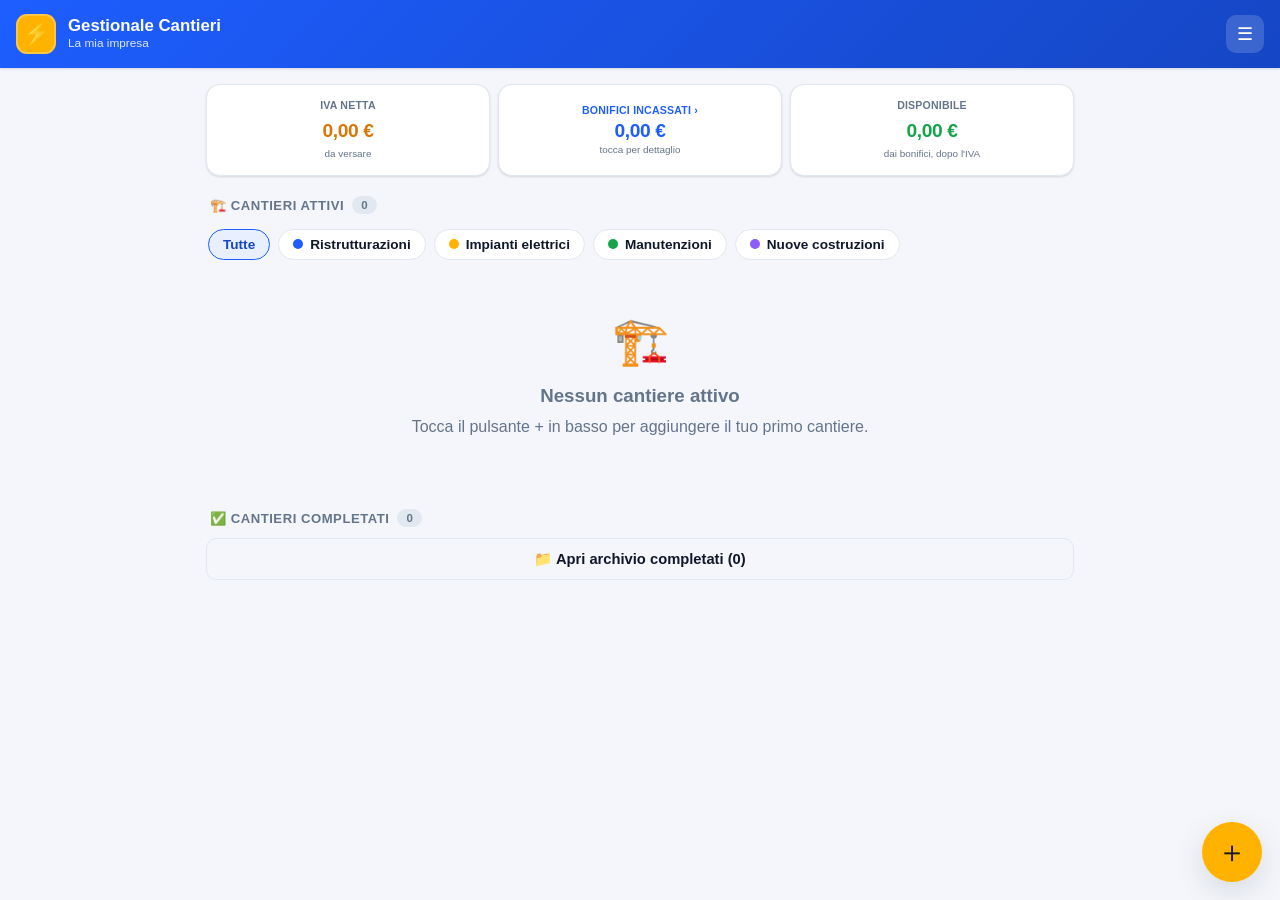
<file: index.html>
<!DOCTYPE html>
<html lang="it">
<head>
  <meta charset="UTF-8">
  <meta name="viewport" content="width=device-width, initial-scale=1.0, viewport-fit=cover, maximum-scale=5.0">
  <meta name="theme-color" content="#1e5eff">
  <meta name="description" content="Gestionale cantieri per impresa di ristrutturazioni ed elettricista: cantieri per categorie, archivio completati, fatture e scarico IVA su materiali e utensili.">
  <meta name="apple-mobile-web-app-capable" content="yes">
  <meta name="apple-mobile-web-app-status-bar-style" content="black-translucent">
  <meta name="apple-mobile-web-app-title" content="Cantieri">
  <link rel="manifest" href="manifest.webmanifest">
  <link rel="icon" href="icons/icon.svg" type="image/svg+xml">
  <link rel="apple-touch-icon" href="icons/icon-180.png">
  <link rel="stylesheet" href="assets/styles.css">
  <title>Gestionale Cantieri</title>
</head>
<body>
  <header class="app-header">
    <div class="brand">
      <div class="logo">⚡</div>
      <div style="min-width:0">
        <h1>Gestionale Cantieri</h1>
        <p class="sub" id="header-sub">Caricamento…</p>
      </div>
      <div class="header-actions">
        <button class="icon-btn" data-action="open-drawer" title="Menu e strumenti" aria-label="Menu">☰</button>
      </div>
    </div>
  </header>

  <main id="app">
    <div class="empty"><div class="big">⚡</div><p>Caricamento in corso…</p></div>
  </main>

  <button class="fab" id="fab" title="Nuovo cantiere" aria-label="Nuovo cantiere">＋</button>

  <script src="assets/db.js"></script>
  <script src="assets/app.js"></script>
  <script>
    // Service worker per uso offline (attivo solo se l'app è servita via http/https).
    if ('serviceWorker' in navigator && location.protocol.startsWith('http')) {
      // Se c'è già un SW che controlla la pagina, un cambio di controllo = nuova
      // versione: ricarico una sola volta per mostrarla subito.
      if (navigator.serviceWorker.controller) {
        let reloaded = false;
        navigator.serviceWorker.addEventListener('controllerchange', () => {
          if (reloaded) return;
          reloaded = true;
          location.reload();
        });
      }
      window.addEventListener('load', () => {
        navigator.serviceWorker.register('sw.js').then((reg) => {
          // Controlla subito se c'è un aggiornamento in attesa.
          reg.update().catch(() => {});
        }).catch(() => {});
      });
    }
  </script>
</body>
</html>
</file>
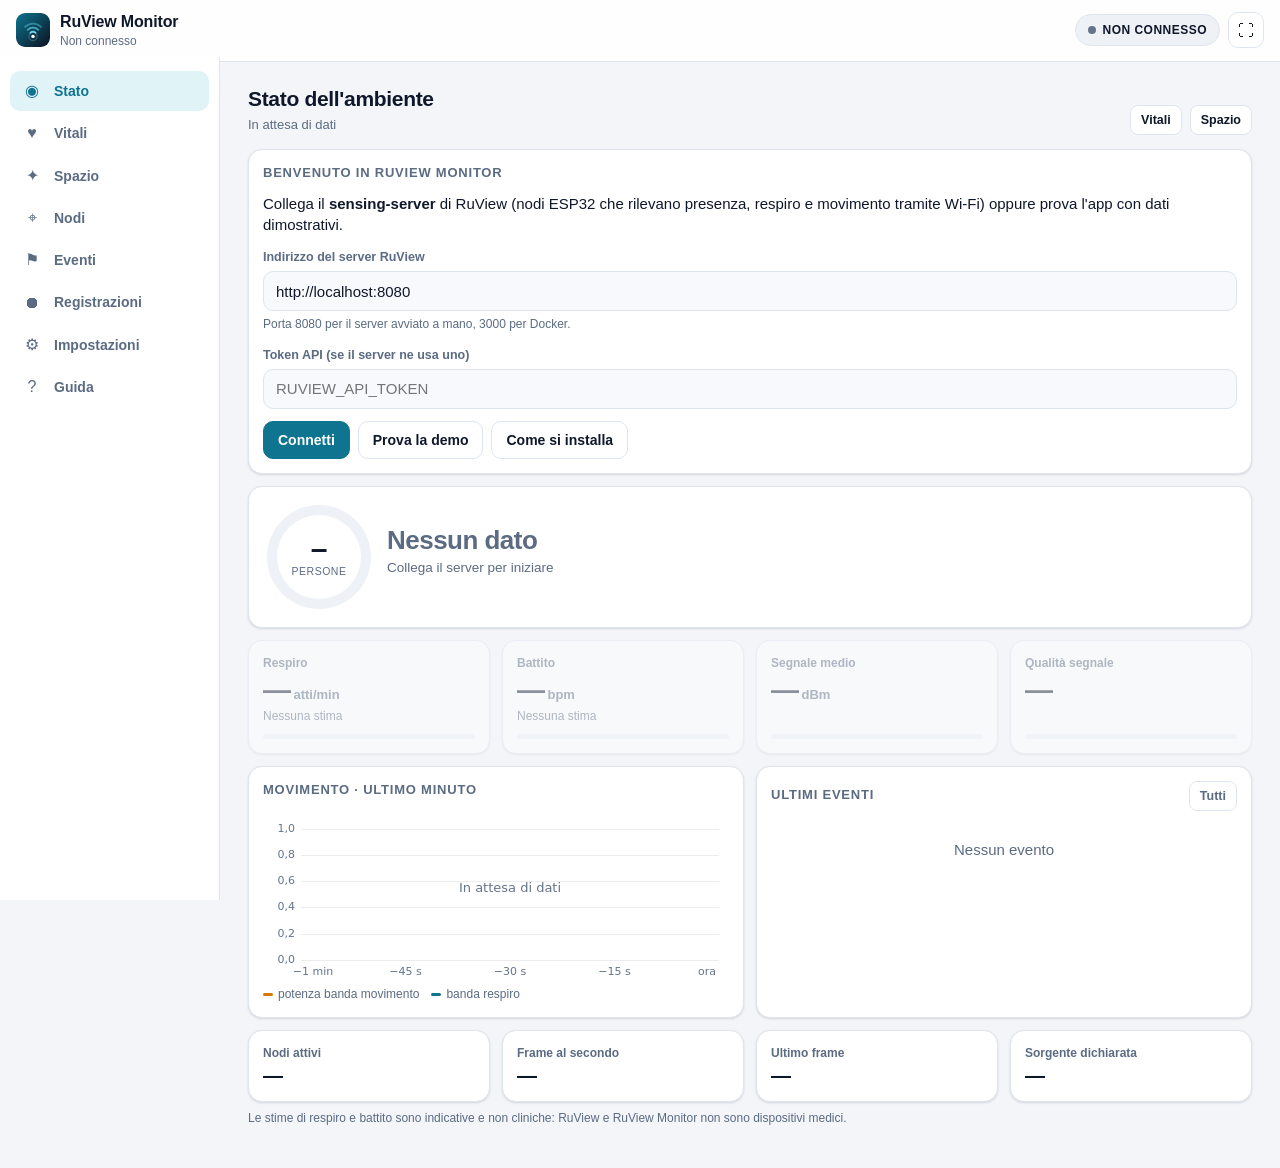
<file: ruview/index.html>
<!DOCTYPE html>
<html lang="it">
<head>
  <meta charset="UTF-8">
  <meta name="viewport" content="width=device-width, initial-scale=1.0, viewport-fit=cover, maximum-scale=5.0">
  <meta name="theme-color" content="#0b1220">
  <meta name="description" content="RuView Monitor: pannello professionale per RuView (WiFi sensing). Presenza, persone, respiro, battito, posa, nodi ESP32, allarmi e registrazioni.">
  <meta name="apple-mobile-web-app-capable" content="yes">
  <meta name="apple-mobile-web-app-status-bar-style" content="black-translucent">
  <meta name="apple-mobile-web-app-title" content="RuView">
  <link rel="manifest" href="manifest.webmanifest">
  <link rel="icon" href="icons/icon.svg" type="image/svg+xml">
  <link rel="apple-touch-icon" href="icons/icon-180.png">
  <link rel="stylesheet" href="assets/styles.css">
  <title>RuView Monitor</title>
</head>
<body>
  <div class="shell">
    <header class="topbar">
      <div class="brand">
        <img class="logo" src="icons/icon.svg" alt="" width="34" height="34">
        <div class="brand-text">
          <h1>RuView Monitor</h1>
          <p class="sub" id="server-label">Non connesso</p>
        </div>
      </div>
      <div class="top-actions">
        <span class="rec-dot" id="rec-indicator" hidden title="Registrazione in corso">● REC</span>
        <button class="pill" id="conn-pill" data-action="goto" data-view="impostazioni" title="Stato connessione e origine dei dati">
          <span class="pill-dot"></span><span class="pill-text">Avvio…</span>
        </button>
        <button class="icon-btn" data-action="fullscreen" title="Schermo intero (modalità parete)" aria-label="Schermo intero">⛶</button>
      </div>
    </header>

    <nav class="nav" id="nav" aria-label="Sezioni">
      <button data-view="stato" class="nav-item"><span class="ni">◉</span><span class="nl">Stato</span></button>
      <button data-view="vitali" class="nav-item"><span class="ni">♥</span><span class="nl">Vitali</span></button>
      <button data-view="spazio" class="nav-item"><span class="ni">✦</span><span class="nl">Spazio</span></button>
      <button data-view="nodi" class="nav-item nav-wide"><span class="ni">⌖</span><span class="nl">Nodi</span></button>
      <button data-view="eventi" class="nav-item"><span class="ni">⚑</span><span class="nl">Eventi</span><span class="badge" id="nav-badge" hidden>0</span></button>
      <button data-view="registrazioni" class="nav-item nav-wide"><span class="ni">⏺</span><span class="nl">Registrazioni</span></button>
      <button data-view="impostazioni" class="nav-item nav-wide"><span class="ni">⚙</span><span class="nl">Impostazioni</span></button>
      <button data-view="guida" class="nav-item nav-wide"><span class="ni">?</span><span class="nl">Guida</span></button>
      <button data-view="altro" class="nav-item nav-narrow"><span class="ni">☰</span><span class="nl">Altro</span></button>
    </nav>

    <div class="content">
      <div class="source-banner" id="source-banner" hidden></div>
      <div class="alert-banner" id="alert-banner" hidden></div>
      <main id="view" tabindex="-1">
        <div class="empty"><p>Caricamento in corso…</p></div>
      </main>
    </div>
  </div>

  <div class="toasts" id="toasts" aria-live="polite"></div>
  <div id="modal-root"></div>
  <div id="print-root"></div>

  <script src="assets/store.js"></script>
  <script src="assets/client.js"></script>
  <script src="assets/charts.js"></script>
  <script src="assets/app.js"></script>
  <script>
    // Service worker per l'uso offline dell'interfaccia (solo via http/https).
    if ('serviceWorker' in navigator && location.protocol.startsWith('http')) {
      window.addEventListener('load', () => {
        navigator.serviceWorker.register('sw.js').catch(() => {});
      });
    }
  </script>
</body>
</html>
</file>
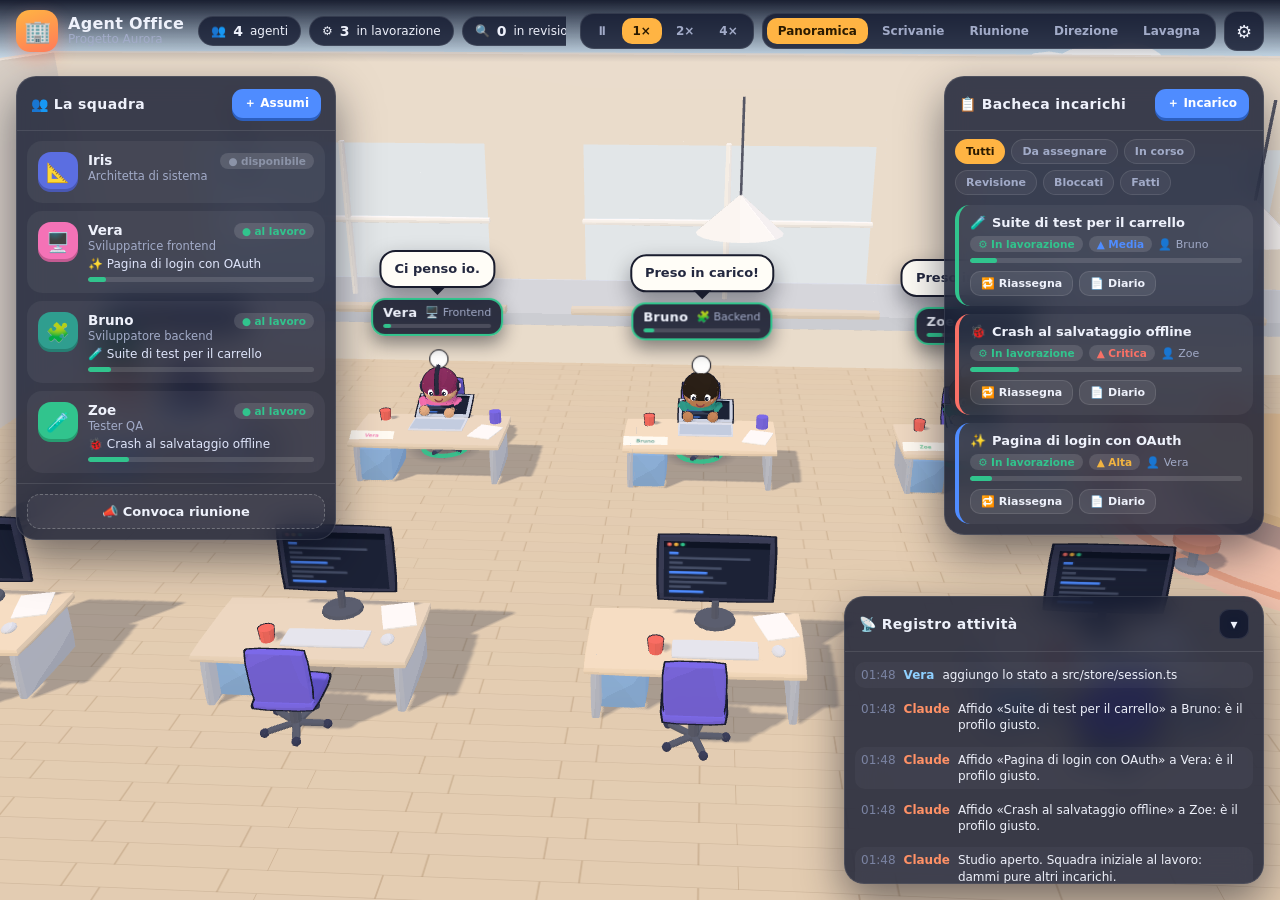
<file: ufficio/index.html>
<!DOCTYPE html>
<html lang="it">
<head>
<meta charset="UTF-8">
<meta name="viewport" content="width=device-width, initial-scale=1.0, viewport-fit=cover">
<meta name="theme-color" content="#1b2140">
<meta name="description" content="Studio 3D per orchestrare agenti di programmazione: guardali lavorare come dipendenti di un ufficio, assegna incarichi e segui revisioni e consegne in tempo reale.">
<title>Agent Office — Studio agentico 3D</title>
<link rel="manifest" href="manifest.webmanifest">
<link rel="icon" href="icona.svg" type="image/svg+xml">
<link rel="stylesheet" href="assets/ui.css">
<script type="importmap">
{
  "imports": {
    "three": "./vendor/three.module.min.js",
    "three/addons/": "./vendor/"
  }
}
</script>
</head>
<body>

<div id="scene-wrap">
  <canvas id="scena"></canvas>
  <div id="targhette" class="label-layer"></div>
  <div id="caricamento" class="boot">
    <div class="boot-card">
      <div class="boot-logo">🏢</div>
      <h1>Agent Office</h1>
      <p>Sto accendendo le luci dello studio…</p>
      <div class="boot-bar"><i></i></div>
    </div>
  </div>
</div>

<!-- Barra superiore ------------------------------------------------- -->
<header class="topbar">
  <div class="brand">
    <span class="brand-mark">🏢</span>
    <div class="brand-text">
      <strong>Agent Office</strong>
      <span id="nome-progetto">Progetto Aurora</span>
    </div>
  </div>

  <div class="kpi" id="kpi"></div>

  <div class="topbar-tools">
    <div class="seg" id="velocita" role="group" aria-label="Velocità della simulazione">
      <button data-speed="0" title="Pausa">⏸</button>
      <button data-speed="1" class="on" title="Velocità normale">1×</button>
      <button data-speed="2" title="Doppia velocità">2×</button>
      <button data-speed="4" title="Quadrupla velocità">4×</button>
    </div>
    <div class="seg" id="viste" role="group" aria-label="Inquadrature">
      <button data-view="panoramica" class="on">Panoramica</button>
      <button data-view="scrivanie">Scrivanie</button>
      <button data-view="riunione">Riunione</button>
      <button data-view="direzione">Direzione</button>
      <button data-view="lavagna">Lavagna</button>
    </div>
    <button class="icon-btn" id="btn-impostazioni" title="Impostazioni" aria-label="Impostazioni">⚙️</button>
  </div>
</header>

<!-- Pannello squadra ------------------------------------------------ -->
<section class="panel panel-left" id="pannello-squadra" data-panel="squadra">
  <header class="panel-head">
    <h2>👥 La squadra</h2>
    <button class="chip-btn" id="btn-assumi">＋ Assumi</button>
  </header>
  <div class="panel-body" id="lista-agenti"></div>
  <footer class="panel-foot">
    <button class="ghost-btn" id="btn-riunione">📣 Convoca riunione</button>
  </footer>
</section>

<!-- Pannello incarichi ---------------------------------------------- -->
<section class="panel panel-right" id="pannello-incarichi" data-panel="incarichi">
  <header class="panel-head">
    <h2>📋 Bacheca incarichi</h2>
    <button class="chip-btn" id="btn-nuovo">＋ Incarico</button>
  </header>
  <div class="filtri" id="filtri"></div>
  <div class="panel-body" id="lista-incarichi"></div>
</section>

<!-- Registro attività ----------------------------------------------- -->
<section class="panel panel-feed" id="pannello-registro" data-panel="registro">
  <header class="panel-head">
    <h2>📡 Registro attività</h2>
    <button class="icon-btn small" id="btn-riduci-feed" title="Riduci">▾</button>
  </header>
  <div class="panel-body" id="registro"></div>
</section>

<!-- Scheda agente selezionato --------------------------------------- -->
<aside class="dossier" id="dossier" hidden></aside>

<!-- Barra di navigazione (mobile) ----------------------------------- -->
<nav class="tabbar" id="tabbar">
  <button data-tab="scena" class="on">🏢 Studio</button>
  <button data-tab="squadra">👥 Squadra</button>
  <button data-tab="incarichi">📋 Incarichi</button>
  <button data-tab="registro">📡 Registro</button>
</nav>

<!-- Finestre modali -------------------------------------------------- -->
<div class="modal" id="modal" hidden>
  <div class="modal-card" role="dialog" aria-modal="true">
    <header class="modal-head">
      <h3 id="modal-titolo">Titolo</h3>
      <button class="icon-btn small" data-close aria-label="Chiudi">✕</button>
    </header>
    <div class="modal-body" id="modal-body"></div>
  </div>
</div>

<script type="module" src="src/main.js"></script>
<script>
  if ('serviceWorker' in navigator && location.protocol.startsWith('http')) {
    window.addEventListener('load', () => navigator.serviceWorker.register('sw.js').catch(() => {}));
  }
</script>
</body>
</html>
</file>
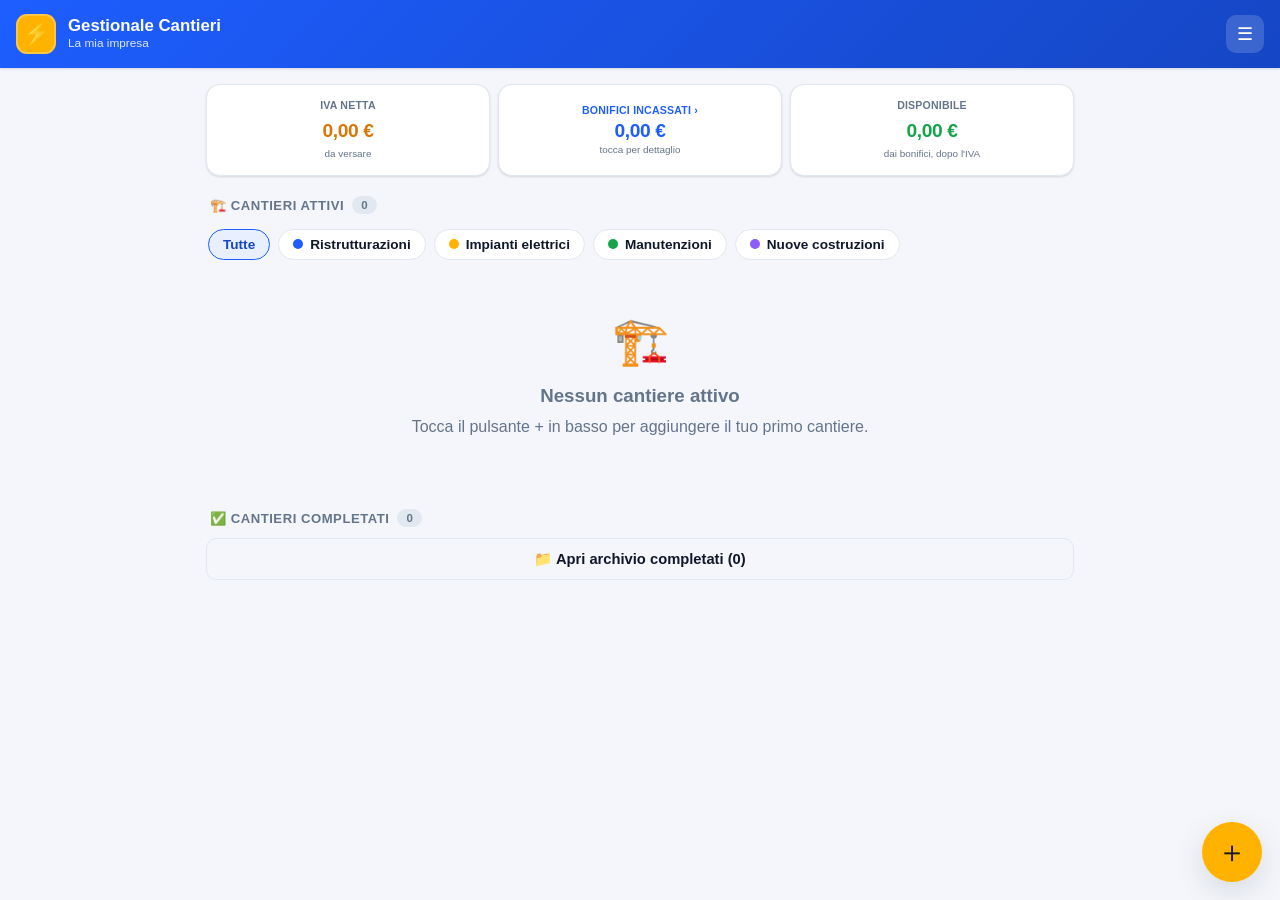
<file: gestionale.html>
<!DOCTYPE html>
<html lang="it">
<head>
<meta charset="UTF-8">
<meta name="viewport" content="width=device-width, initial-scale=1.0, viewport-fit=cover, maximum-scale=5.0">
<meta name="theme-color" content="#1e5eff">
<meta name="description" content="Gestionale cantieri per elettricista e impresa di ristrutturazioni: cantieri per categorie, fatture, scarico IVA, scadenzario, preventivi, statistiche.">
<meta name="apple-mobile-web-app-capable" content="yes">
<meta name="apple-mobile-web-app-title" content="Cantieri">
<link rel="icon" href="[data-uri]" type="image/svg+xml">
<link rel="apple-touch-icon" href="[data-uri]">
<link rel="manifest" href="data:application/manifest+json,%7B%22name%22%3A%22Gestionale%20Cantieri%22%2C%22short_name%22%3A%22Cantieri%22%2C%22display%22%3A%22standalone%22%2C%22orientation%22%3A%22portrait%22%2C%22background_color%22%3A%22%23f4f6fb%22%2C%22theme_color%22%3A%22%231e5eff%22%2C%22start_url%22%3A%22.%22%2C%22icons%22%3A%5B%7B%22src%22%3A%22data%3Aimage%2Fpng%3Bbase64%2CiVBORw0KGgoAAAANSUhEUgAAAMAAAADACAYAAABS3GwHAAAABmJLR0QA%2FwD%2FAP%2BgvaeTAAAbxElEQVR4nO2deZxUxbXHv3W7Z4YZhgHBHQFBFBQEXHEHje%2BpL3GJKxpNVIxxiQluMSb6NMao8an5mAf6zDNqXFGfQWPiFpesKtGYEERE2UUQZgYY1lm6b70%2Fumf6LlW3bw%2FTMw19zufDx9t16vyqavxWd%2FXtU3UVJWAjLto8VCUrRkFqhNKMAEaA6g%2F0BvoBtaArtDdIhy4MpkNuHRWjo%2FS071LbfHna9%2Fq6YjwGpYBm943HF6lpBppAr0XRpF29wnGcD130LKXSsxYOGzifm5VrU%2BsuUz3R6F6XbBroqOSxCo5BczQwqDtgEfgN7RQH%2FjxaALoJ1MvKdV9IV7a%2BsviRoWsjKhfNum0CDL9C11Wm2k7Tmq8DRwFOzivwlxn8QXebhjdQ%2Bv5Fw3f9bXd%2BMhR9Aoy%2BrGVv1018T%2BOeBVSHawj8ZQ5%2FtrS9UC9Uimm0tPxy4bN7NEUIdYkVbQKMuLRljKPVNaDOAZ0w1xL4BX7reNZozU%2BpbL138SNDmyNEt8i6fALsfbHeBaftblCTMvo9B4vAb2hn64DfO56FaK5f9NTAZ0FFNdAp67oJcLN2Rq1su8jV6k6gb6ZQ4Bf47XqFjUe%2FllBq8vwndlsW0VDB1iUTYN9Lm4eldWK6hoNypQK%2FwG%2FX6%2BR4Vmv05YufHDw9osGCbIsnwKjLUqfj6gfdjnd9EPgzPoG%2FaON5vC3FxcueHbQ5ovFY1ukJMPFmnVy1Mn0PWl9RKrAI%2FIZ2tj34M%2F9RvJd29SmfTR%2B8PKITea1TE2D4Fbqqsi31OHB6qcAi8Bva2VbhzxUsV0p9ddGTg%2F4W0ZlIK3gCjJui%2B7U2p14AjioVWAR%2BQzvbPvyZ%2Fyg2OeiTFz455PWITlmtoAkwboru19qSegvNuFKBReA3tFMu8LfbFkwCJ3%2BVjO12pa5ubUn9RuA3%2BwT%2BHoI%2FU1TjavWb3c9ZelxEB40WbwKcoRN9mlOPozmyVGAR%2BA3tlCP8HS5djatn7H7WokMiOhqyWBNgn%2B3TP1OaU0sFFoHf0E55w99%2BVY1yZgw9Z%2BEQe2W%2F5f0OMOqy1Ona1c%2BWCiwCv6Edgd9vio%2Bocg%2BPk2Id%2BQmw76XNw3D1g6UCi8BvaEfgN5XvQ7PzCOi8b%2FD2CXCGTqR1Yrr8whv2CfwlDH%2FHePTJQ85ecqldIGPWCbB3%2F7Zva8ntCfkE%2Fq0B%2Fqy53D30rIVj7UKW7wCZlObUx0BddGcEfoG%2FROHPXij07AF9Gw%2F4%2By8ObDNFmT8BnLa7Efh9PoF%2F64M%2Fe7lvQ1P%2FKTbJ0CfAqMtax7mu%2BgDZzNLhE%2Fi3Tvg9LzY5Cb3PoieHLQlGhz4B0q76IQJ%2Fh0%2Fg3%2BrhB6hxU85dJgXfJ8BeF7eMTDjOHNCWL8cCv8C%2F1cHfYY6rxy96dpgvc9QHetJJXCfwZ3wC%2F7YFP2hcxX8GSzs%2BAYZfoesq2tpWADXGBgV%2BW4BVT%2BAPlPcg%2FO0uV%2BmDP3t6j%2FfaPR3v9pWpttMQ%2BAX%2BbRh%2BAEdzvdfbMQGyJ7ZFBgd9Ar%2FAvzXBnzF14qBJS3dtf%2BUAjLlo025kjivME5zzCfwC%2F9YHPwBJlW7reLN3AFqTyWORszoDEgL%2FNgg%2FGo1SXEA2Uc4BUDAxTrDAb9cT%2BAPlJQp%2FtsZegyYtPABy7%2FoT8wUL%2FHY9gT9QXsLwt5vj6hMAnBEXbR4KDBH4o7TsegJ%2FoHwrgD%2FTtDoewMk8mUXg39rgVwquObOWV27vzzVn1uZ%2B0RH4Ax7jQAE9fvA5S7ZLOjo1Ult3Rgr8pQg%2FwNlHV3PJVzI%2F2wwfmOTtOa389cPWPFp2vTKDHyBBa2p%2FRytGxAoX%2BG1KAc3ij2fn%2Fg7fO6vWV1aRCH0ExNYrQ%2FgzLx13jAPsmTdc4LcpBTS7Zzw3f70PtdW5T21Xwz8XtEVo2fXKFX4AXEY7aDUgMlzgtykFNLtnPCceWsWx%2B1f5yj5emmLthrRFy65X1vADSqmRDpo%2B1nCB36YU0Oye8fSrVdzwtT6h8nfntli07HrlDn%2FWBjio9gkg8Jcy%2FKC58dw%2BDKgLZ6vPnNtqqG%2FXE%2Fg7KvRzyDyEWuAvcfgnjKni5MN6hTyuhvc%2FMe33Fvjz%2Fv%2BGfg7oSoG%2FtOGvrlLc%2FI3w0gfg46VtrN0QfKyuwB8DftBUOQJ%2FacMPcO2ZtQzawfyk2XdDyx%2BBPyb8gDcDVOC3KQU0uxf%2BccMrOPdYwz6lrPnX%2FwJ%2FIfBr2ieAwG9TCmh2L%2FwVScUdk%2BtwLD%2FU%2B9f%2FAn%2Bh8AM4Ar9VKaDZvfBr4PKTezN8YDLnSm3w1cyt%2FwX%2BzsAPun0JJPCXGvwjBiW55Cu9%2Fe4Vz%2FpeZtb%2FAn9n4QdwBP7Sg99R8JML6kh6v%2Fcunw5t%2FuPuZ85tFfi3AH6IfD6AwN8T8ANMPr6G%2FYZX5NytjTBnCgyY2FHkanh%2FXvgHMIE%2F0E6e8cQ%2BBEvgN7RTBPh3G5DgO6f6Mz2ZMwXcVqjLnfT98ZLw%2FX%2BBP9BOjPEYJoDA31PwK%2BAnk%2BuoqfLc9ql%2FBT5%2FHAYcBSr3vyt4%2F1%2FgD7QTczyBCSDw9xT8aDhzQjVHjK7MVUlvhNmXZ677T%2FBFz%2Fw4NwEE%2FkA7ccej8xyFIvAb2ikS%2FDv0dbhuUmDpM%2Ff7sGlh5tqy%2Fhf4A%2B0UAD94b4MK%2FHYtq2zXwA%2Fwo%2FP70Le35%2F1o7UxYcn%2FmumI74%2Fpf4A%2B0UyD80H4bVOC3a1lluw7%2BEw6u4rgDPZmebgvMmgw6u8nFsP4X%2BAPtdAJ%2B8P0S7A0rDVjKAf4%2BNXDjuYFMz09vhfVzcq9D63%2FLBhiBP7p9g54T8pcILOUAP2hu%2BFodO23n%2BcVr%2FWxYcKc%2FPMb9f4E%2FT%2FsWPcfnLxFYygX%2BQ%2Fap5LQjqz1VXfjXtzL3%2FNstsP6fu6SNNcH8f4E%2Fuv0IPSfnKg1YygX%2B6krF7ZP7oryZnot%2BBmve8UsE1v8zg%2Ft%2FBf7o9vP8fRyB39BOkeEHuOqMWgbv6Fn6bFoMn9wclom4%2Fy%2Fw52k%2Fxt%2FHngwn8OfpQ%2BfhH7tHBd%2F4997%2B%2BrMvDqU7A%2Fb1v8Af3X7Mv485F0jgz9OHzsOfSMCtF9SR8P7llz4E9b8PS9nW%2FwJ%2FdPsx%2Fz4a0wQQ%2BPP0ofPwA1x2Ui37DPFkerZ8AXOvNcuZ1v8Cf3T7BcCPDk4AgT9PH7YM%2Fj12TXLpiYFNLrMvh7Y1Zsng%2Br99A0xE%2B95Lgd%2BgFajmGEsjggV%2Bu14U%2FI6C2yfXUVXhue2z4jn44tc2UcP633YCnMDfGfjBtyle4C8W%2FADn%2FVsNB%2BzlyfRMNcGc79pE493%2FD7Yj8Nu1jNV0eyqEwF9M%2BAdun%2BDqMwLpDnOugubPbcL57%2F8H2xH47VrGapkXEXuCBf6ugB%2Fg1gvr6N3Ls%2FRpfAs%2Be9gmnLHQ%2Bj84AQT%2BLYUforZEei4FfrNeHPi%2FekQ1R%2B3rOc48vQlmfTOi3axF5v8I%2FF0BP9i2RHouBX6zXhz4t%2Bvj8INzAkufeTfCpgU28YxFrv8F%2Fq6CH0xbIj2XAr9ZLw78AD%2F6Rh39%2B3g3ubwHi%2B61iefMuv4X%2BLsSfghuifRcCvxmvbjwHz2uii%2BP92xy0SmY%2FS06NrlEmXH9L%2FB3NfxgOhlO4LfqxYW%2Ftlpx6wV1%2FsJPb4Omf9ga8FvU%2FX%2BB365lrBY9Hv9dIIHfqhcXfoDrz%2B7Dzv09mZ4b5sH82631fRa1%2Fhf47VrGavnH4xjKYgebfOUO%2F%2FiRFZw10XOcuXbhXxeB22yN8Zlt%2FS%2Fw27WM1eKNxzGUxQ4O%2Bsod%2Fsok3HJBYJPL4qmw%2Bi%2FWmJCZ1v8Cv13LWC3%2BeByB365XCPygufK0Wobv6jnOfPNSmHdDRIzBguv%2F7AZ4gd%2BgZaxW2Hj8j0gS%2BDtiCoV%2F70EVXHhC4GCrD78NqfURcQGzrP8FfoOWsVrh4zHfBo0ZLPBnfAkH7vhmX%2F9x5ssehZUvRsQZLLj%2B%2F6hF4DdpGat1bjx5HpAh8McZz8VfrmX0UO9x5g3w0TURcRYLrP%2FfNf0AFuqCwL8l44lOhhP4bQEdekN3TvLtUwxLn9b6iFiLGe%2F%2FC%2FzFgh8gaasi8Ocfj1Jw20V96VXpue2z8kVY%2FnRErMUC63%2Bt4flbdyxcpxO2cnWK%2F3yokblLYj5wYxuBH4wTQOCPO56zj6nh4JHeTS7rYPZlEbERtt1hvvV%2FwoHBO1ren7rYBu%2BY5JYLB3DGTSt85ds6%2FBDj%2BQDW8DKHf%2Bf%2BCa6bFEh3mHsdNC%2BLiI8w17bdsWesHOBH%2Bz4BBP5CxnPL%2BXXUVnuWPqv%2FBEseiIjPYw1vwPw7YJdTQRX5nb9yB0jm0rRdDXc%2FnduYXy7wg26fAAJ%2FIeM58dBqvrR%2F4Djzf12SRyOfafj4%2Bsy%2FYlrl9jDhQ98EeOh3Tbz7UXO2F%2BUDP1ieD2ANF%2FjpV%2Btw43mBpc%2B8m2DD3AiNErJ974eqnTpezv%2B8jbuy7%2F7lBj8Yng9gDRf4AbjxvDoG1Hm%2BOq2bBQvvidAoIRt0PuxyesfLVFpz9bR6mlt1WcIPEXuCBf6w3oSxVZxyuPc481T2SS5tETolYr12g338E%2FW%2Ff72WWQtayhZ%2BsOwJFvjDejVVih%2Bd39dfuOAuaPp7hE6JmHJg3K8yvzVk7cNFrUyb0VTW8IPhNqjAb9a7dlIfBu3gSfbZ%2BAl8ekuETgnZ7t%2BB7Y%2FpeNnSprlqaj1tacNBW2UEPwSS4QR%2Bs9644RWce2zwOPNLIb05QqtErHYkjLzNV3THE6uZt8zwu0OZwQ%2BeZDiB36xXkYQ7vtkPx7vJZckD0PBmhFaJmEpmlj6J3PeWtz%2FczMOvNIXrliH8kL0NKvDbx%2FPtU2rZc6Dnh6nm5cW%2FV99VtucN0O%2FgjpfrN7lcfX99OIeuTOFHBzfECPyeUs2IQRVccmIw0%2FMyaFsboVci1nd%2F2PMHvqKbHm5keUPKX6%2BM4YfQ8egxgssEfkfBTy7sSzLhWfssnw5fvBChVyLmVGWWPiq3R%2BG19zfy3J8Cu9PKHH7wHY8eI7hM4AeY%2FB%2B17L%2BnJ9OztRHmTInQKyHb%2Bw7oM7rjZeO6NNf%2FosFfR%2BBH4%2FslWOBvH89uOyT47qnB48ynQMvKCM0Ssf5HZm57euyHDzbQ0OQ5kU7g76Amz5ZIe2e2VfiVgtsm96OmyrP0qX8FPn88QrNELFkH%2Bz3m21fwzFvreXnmxlwdgd9HTcSWSHtntlX4Ac6cUMMRo73HmW%2FMPMdra7BR90L1kI6XKxpT%2FPixxpxf4A9SY8sFsndmW4Z%2Fh74O3z87uMnl%2B7BpYYRuidhOJ2WS3bLmarhyWj3rNnqPVRT4gzH2B2SUGfwAt5zfj769vceZz4Ql90folohVbg9jfuEr%2BuXvmnhnTvaXaoHfCD%2FYHpBRhvCfcHA1xx0U2OQyazKxjjPvaTPm%2BK%2FOvBD4rfBDzD3B2zr8fWoMm1w%2BvRXWz4nQLhEz5PhfNW0Vza26YFjKDX508GS4MoQf4MZz69h5O0%2Bm5%2FrZsODOCO0SMUOO%2F8%2BzOf4Cf374Ic%2Be4HKA%2F7BRVZx2ZI2%2FsNdAmFjELY7NyzOHZ62btQUiKpTjP2tBC9NmrBX4CVFj1UuWM%2FwAU07t4z%2FOHKCif%2BZfsaxmGIyeCm8f2XmNof4c%2F%2BZWzZXTVpFKaQT%2BiJiAnnFPcLnAHylVbHMq89exWe1IGOl%2F4sxPn1rNgmVtCPwRMQa90AE05QW%2F5qZH1vKj8%2Fux43YRP4l0gfXt7fhvsTa80TkhlYRxj4Zz%2FF9qQuCPiLHoJf11ygt%2BgLlL2zjzlvqg03eZFxYg30G1916xPScd5tlVtuoVu1aU7XkD9Duo4%2BX6TS5X31ePtraf64PAHzYnV6f84Le1773sCviVgiNGe35jSK2DNe%2FY9WxmzfGPOpVC4I%2Fqm2PtSIxg76XAb9bTwJg9quhf57nN2vA6BR%2BlYsrxf28jz%2F1xXUSQwJ9vPI7AHyjvYvgBJo7t5XevetWuaTNjjn%2FUMwgE%2FjjjMX%2FzE%2Fjz96GAh1McNabaX6W%2BwAlgyvH%2F33p%2Fjr%2BhDwJ%2FhFb2KjwBBP78fSgA%2Fr69HcYO96RXr%2F8INi%2BxawctTo6%2FoQ8Cf4SWp5oT9gv8XQU%2FwJFjqkl4%2F8r1Bd79MeX4P9pgqSzwFzoex1gaESzw2%2FVMw5gQXP8Xsvwx5fhPXZXL8Tf0QeCP0DJUc4yllmCB365nGoZSmqPGetb%2F6c2w%2Bs%2F2NrxmzPFfm8vxN%2FRB4I%2FQMlbT7akQAn9Xww%2BakYMr2cmbZdr4VvzjFEM5%2Fq3cNX21tQ8Cf4SWsVrmRfRjUj2XAr9ZzwY%2FwMSxnbz7Y8rxn5rN8Tf0QeCP0DJWy72wb4n0XAr8Zr0o%2BAH%2F8gfipT%2BYcvyfW5PJ8Tf0QeCP0DJW88eYt0R6LgV%2Bs14%2B%2BGuqFAfs5bn9uWlR5kj1KDOe45%2FN8Tf0QeCP0DJWC8eEt0R6LgV%2Bs14%2B%2BAEO37eaygrPRoNVL9vbazfDOf5XTl1FKu3VFvi7cjyOsYLAb9WLAz%2FAhELX%2F4Zz%2FG9%2FvJFPPvM%2BvV3g7%2BrxhE%2BGE%2FitenHhh8D6323N3AGymeUc%2F0d85%2FgL%2FMUYjxPsgcBv1isE%2FmG7Jhm8o2erxeq%2FQGq9sS5gPsf%2FvlWeLgn8xRqPYyiLHWzrTDnDD7qw25%2FGHP8Gzzn%2BAn8xx%2BMYymIHmzpT7vCj4aixgVMmbPk%2F1hz%2F9k8Lgb%2FY43EEfrteZ%2BCvqlCM39uT%2F9OyAtbNNodE5vgL%2FN0xHv8jkgR%2B7OPJ04esa%2Fw%2BvaiuCt7%2BNMRF5vgL%2FN01HvNt0JjBAn%2B23OOKdfszMsdf4O%2Bu8UDeB2QI%2FNF64fFMGOdZ%2F%2Bs01L8eDrPm%2BAv83Qm%2FJl8ynMAf3YeAa5cBSYYPzH2hZe1MaAtkcFpz%2FNO%2B5gR%2Bg5axWufhhwKfD%2BBtUOAPlx69X57ljzXHf5OvOYHfoGWstmXwQwHPB%2FA2KPCbPaH1fzD705jj3%2BhrTuA3aBmrbTn8EPP5AN4GBX6zJ5GAw0Z7JkBrAzS9n3ttzPFf6TnHX%2BA3ahmrdQ386BjPB%2FA2KPDbPJoDR1TRp8bz56x%2FDXR2725Ujr%2FAb9cyVus6%2BMF7F0jgj%2B5DHljCv%2F5m1%2F%2FWHP81An%2BUlrFa18IP7XeBBP7oPsSAZeK4ap%2BH%2Bt9nLo05%2Fiuz5%2FgL%2FEYtY7Wuhx8szwfwNijw2zw5xw79EuwzxLP7q%2BkfmRQIW47%2F0tZAqz0PSznCD3n2BAv8No%2FfMWFsjf8pM%2FWv2HP8X14baLXnYSlX%2BCFiT7DAb%2FOEHeHN76%2Bac%2FynrUTrGOMR%2BEO%2BUEwXwA%2BWPcECv81jfgc5Yl%2FPBEityzxjOJjj%2F1A9yxtSAr9Jy1it%2BPCDIRlO4Ld5zLCMHV7FAO%2FZ%2F6v%2FAmMfNOb4C%2FwGLWO17oEfvI9J9VYV%2BAMeOyyh5U%2B%2F8VA5oONlY1Oa7%2F%2FPKoHfpGWs1n3wgycZTuC3eaJhmTgucP%2FfAz%2FADx%2Bsp2Fd%2Bzn%2BPQ%2BLwO%2FxadofkRRsX%2BDPeKJhyZz93ytcJ2vPvLmOl97dEN2%2BwB%2FyhWKKBD94d4QJ%2FAFPfliOGlvjP%2FvfYysaU9zScY5%2Fz8Mi8Ht8niqOv0Dgz3jiwRJKf8haJsd%2FZfYc%2F56HReD3%2BALjcdC0RHfE3plyhl8pmDCuOlyXTI7%2F2x9utrcv8Id8oZhugB90iwM0CfztnviwZM7%2BT4bK53%2Feyn891WhvX%2BAP%2BUIx3QM%2FwHoH3KZQTJ7OlDv8YLj7QybH%2F8qpK2luNT3CKFpP4M%2BWdx%2F8AOsdhWospDMCf8YmGCbAz%2F9vDbPmN1ubF%2FjzxHQv%2FAAbHK35OG5nBP6M9a5WHDjCf%2Ftz1vwWps4wPcIon57A30PwA6rBQenAsWUCf74%2F7kEje1GRzKV%2FNrdqpkz9InCOfxw9gb%2Fn4AcF8xxNYravqsBv71vWl0r5S%2B94ooEFn7daqgv8pQg%2FgNbMc9paWv8OpAX%2BPH3zDOSvszdx3%2FNr%2BHRZK%2Fc9v4aHXw4%2BwiifnsDf0%2FCjM58ACmCPcz9%2FR2t1SIxuxOjMtg2%2Fv2bPwyLwe3wFjieRTAxpzwUKHWAp8AfaEfjtWsZqpQ0%2FsGT5iwcudQBclXjZX0fg97Uj8Nu1jNVKHn5QvA7ZXKDFj%2B30N1DzLd2I0RmBX%2BAP%2B0IxpQJ%2Fxt6Ejh1hSmulHxb4A%2B0I%2FHYtY7WtBv60i%2FJOANDJ5ENA4AZfvs4I%2FAJ%2F2BeKKS34AfVm%2FUsHfwGeCbD4kR2%2FUJrfxu%2BMwC%2Fwh32hmJKDH7RyH2u%2F9m3nSDvqx35Ngb8UYBH4Pb4tH89GvWnzjPYXvgmw5PFdP9BKvSzw52lf4A%2F5QjGlCT8od3r9H45u36dqOBgrlb5F4I%2BIEfhDvlBMqcKPTqdx7vSWhCbA4umDZgLPWTti7JPAL%2FBny0sXflA80%2FDS%2BE%2B8pcYt3Y6rrgQ25EoEfoE%2F7AvFlDL8oMG9PegxToAF0wd%2BprT%2BiaUHAr9Jy1hN4C8R%2BNGKX6186bDQE8sth3pAdWrdPWj9ob1PAr%2FAny0vcfiBNSqVvs5UwzoB5jw7qjWBOwnYLPBHaBmrCfwlBD8a%2FcOVrx2%2BylTLOgEA5j81ZA6uvjYoZzWBPzpG4LcFUMTxvLNq%2FCEP2FpVNodHTO0%2BadkMFCcL%2FIboEhhP7rLnx1NK8ANrHJXeb8VLhy%2BxtRz5CZAxpZOJ5q%2BD%2Fpe1isAfHSPw2wIo4ni01mpyFPwQawLA%2FCf2XKdU6iTgi3CbAr%2FAn%2FGVEPwA96x6ZfwMS%2BUOizUBABY9OWyJq%2FRXgI25lgR%2BgT%2FjKyn4NS%2Bsql1qvOsTtBjfAfy2%2BzlLj0MzA63NB2MK%2FAj8UVoeXxHGozV%2F6N28%2BYTFfzjackKZ3wqeAADDzlxyrOvwAhA4Hk3gF%2FijtDy%2B4ozng7ZU8pg1rx8Ycdyn32Ivgby28JkhryvU8dqQLiHw2zwCfzHHo7T6Y6HwQycnAMCi6YP%2FrBz3SFBLBf5sucBvC6Co43F5vqJP%2BoRC4YctmAAAi58c%2Bs80HArqbwK%2FzSPwF3E8Grh7Vd3S05c9e9jmiA5YrVPfAYK22xmfVScS6QfQnJcrFfgFfo%2Bvi8cDrMHlgpWvHvJCRON5rUsmQLvtPmnRWRo1Da0HmGsI%2FAJ%2FREz88byTUOmz8%2F3IFce2aAkUtMXThz7tKHeU0vwm7BX4Bf6ImHjjWYtiyqrapUd2BfzQxZ8AOdNq8FmLTleo24E9BP4oLY9P4Lc6NfpRlXa%2FZ8vq7KwVaQJk7ICL36%2BoXzfgAuXqW4Edgn6B3%2BMT%2BE1OF%2FRLCZeblr966AcRjXbaijoB2m3YGQv6uooLNc7loPcAgd%2FXjsAftI0od3oa587gHt6utm6ZAB12s3YGf7Toy1rrS5XiS0Blh0%2FgL3f406De1OjH9eZNv%2FYeXVJM694J4LFhZyzo24Y%2B3lHqZK05AXQ%2Fe22Bf5uEX7EIeFNr9ZZWvNF%2BXGF3Wo9NAJ%2FdrJ3d5iwY5qDHaa3GOIp9XdhZZSZF5p%2BmFwj8Ri1jtR6Hv5VMqsxaUBuARnA%2FwXXmKcXHTlLNWf7igUsjhLvF%2Fh%2FoMDDdYnD2OgAAAABJRU5ErkJggg%3D%3D%22%2C%22sizes%22%3A%22192x192%22%2C%22type%22%3A%22image%2Fpng%22%2C%22purpose%22%3A%22any%20maskable%22%7D%2C%7B%22src%22%3A%22data%3Aimage%2Fpng%3Bbase64%2CiVBORw0KGgoAAAANSUhEUgAAAgAAAAIACAYAAAD0eNT6AAAABmJLR0QA%2FwD%2FAP%2BgvaeTAAAgAElEQVR4nOy9eZhV1Znv%2F9371FxQxaAQBgFBBpkd0nGIYxsTk5hRQzSadgAVvdpGIqG109q2E%2BnnR8ygQYP35ppgBnJvX%2Bl0YhJauy83nWAn2uKAARUQFCkoiqnGM%2BzfH1XAqXPW3vtda69TdfY%2B3%2Fd58oR633d%2F1xdcrM9ijw4Ygx6n3eA1dHo9J3qONwnAJA%2FOcXCcka7jjfQ8HAfgeAdo9gAXQHPfYTUAGgGvn1b%2FnxTh2xB6pCAUGkJZT%2FGraMOX6PejKAd32fDRpxNZqljAbDqU4M9WU9KL6mMg54r4t2pprnil%2Bf0EzJUDgJOD4x32PKQdD51wnFYHufdznvc%2BgBbHcd5zPLyf8tw%2Fb06P2o41TtaCSUbEcAbbQCXFyTd4Y7yqzBzHwzzkcnMBTPXgnOjAG2WmSPirDyX8lRqhmbBCaNHMC%2BFvyQcGA%2F66BQDoBrAFwJ8deH%2BG527Mebk%2FbH167HYNkwwLwQ1AiWL%2B7d6wnu7smV4uexYc50wA8wAc11u1v6AT%2FhZ0pBqEvz0vhL8lH4gL%2FINitwNsyHneC67r%2Fj6b6vyPbT84sctUjBEe3ABYijmLveFZr%2BcjOTgXOsDZAGai95R9QRD%2BxW0xWdDzyoS%2FBS%2BEvyUfSAL8VTodHvB%2FnRx%2B43rOb9788ZjXLIkz%2BoIbAOPwnBmL06c6nvMxB94lHnAGgFTIMYR%2FUVtMFvS8MuFvwQvhb8kHkgp%2FleS7gPdMLuf%2BbNv0D6zHvU7O0oAVG9wAaMbMW7pneRlcDce9GvDGyo8k%2FIvbYrKg55UJfwteCH9LPlBJ8C%2FsanWBX%2BZy3pqtmbG%2F5E2FZsENgCBm3dTzFzngiwAuA3CCvgLhX9wWkwU9r0z4W%2FBC%2BFvygYqFvyK2O47zZMrN%2FPfNT53wriUzFRHcAPjE5Bu85ppUeoGTw2I4mG%2BuRPgXt8VkQc8rE%2F4WvBD%2BlnyA8FcqeDkAz8Hznpj43rh%2F%2Brd%2FczJWrCU4uAEoiJmL0%2Bd4Oe8GOLgMQF00NcK%2FuC0mC3pemfC34IXwt%2BQDhL9SoejA7R6cRxp7qla9tmbUYVNnSQ9uAADgXs%2BdsSv7Ccfx7gJwhrUFg%2FAvaIvJgp5XJvwteCH8LfkA4a9UCDzwIIAfZLLZ5Tt%2BMuE9sxGSGxW9ATjpVq%2Bpqiez0HG82wBnYm%2BW8BdpEP4WfPTpEP4F7TGZK4S%2FPS%2BlgX9%2BdHmO8z%2BqvNyDb64ev9NstORFRW4Apl%2FnDXVrM3%2BNHJbAwbBjFcJfpEH4W%2FDRp0P4F7THZK4Q%2Fva8lB7%2B%2BdHl5LyVbib14JtrxuwxGzk5UVEbgNNu8Bo6nPQiOM7fABjdv0r4izQIfws%2B%2BnQI%2F4L2mMwVwt%2Bel4GFf%2F547Q7w3VxNz8PbfnDifjOx%2BEdFbABOu8Gr7nTSN3mOczeKwA8Q%2FkINwt%2BCjz4dwr%2BgPSZzhfC352Xw4J%2F%2FQ6vn4G%2B39Yz7fiW%2BSyDxG4CTF6cvgodvApit7iD8RRqEvwUffTqEf0F7TOYK4W%2FPS3nAPz%2F%2BC65729YfjV1vNkA8I7EbgOmLu6a7XmoFgI%2F7dxH%2BIg3C34KPPh3Cv6A9JnOF8Lfnpfzgf7Towflxpiq3dGeFvFAocRuA8V%2Fx6ps6M3%2FnAUsAVPt3Ev4iDcLfgo8%2BHcK%2FoD0mc4Xwt%2BelfOGfHwcALN369LjvA46tP4SyjERtAGbdnP6wl8P3PWBGcCfhL9Ig%2FC346NMh%2FAvaYzJXCH97XuIB%2F7xDvPVOzln49k%2FHbzYzUP6RiA3A%2FNu9Yd1d2W8A3kKE%2Fp4If5EG4W%2FBR58O4V%2FQHpO5Qvjb8xI3%2BB%2BLDs%2FB3dumjvt2Er8%2BGPsNwMmL0xe5wA9yHsaFdxP%2BIg3C34KPPh3Cv6A9JnOF8LfnJb7wz5Px%2Fi3lOlcn7SVCsd0AnHaDV91ZlbkbHr7ueXDDjyD8RRqEvwUffTqEf0F7TOYK4W%2FPSxLgf0zngAfvpm1PT%2FiJJeFBj1huAGbf3H1yznNXAzhF9neH8BdpEP4WfPTpEP4F7TGZK4S%2FPS%2FJgn9%2B%2FLAjVb149w8%2F0G5pkEGL2G0AZt7Uc53jON%2F1gHrC344XHVnCX%2BCF8C9oj8lcIfzteUku%2FHsrHl5zc87n4n6DYGw2ACfd6tXWZDPfgIfbAOnfHcJfpEH4W%2FDRp0P4F7THZK4Q%2Fva8JBz%2BeaVDjoNr3n76hP9tadABj1hsAKbd5I2rcjI%2FB3AGQPjb8qIjS%2FgLvBD%2BBe0xmSuEvz0vlQP%2FIz968PCNbTPG3xXHpwTKfgMwc3H6HAA%2FBzAKIPxtedGRJfwFXgj%2FgvaYzBXC356XyoP%2F0XCAf3EyPV96e82UA5aMDEiU9QZg5uLM5YD3FIA6gPC35UVHlvAXeCH8C9pjMlcIf3teKhj%2BefGa46Q%2FsfXpydstGSp5CB6fG5w4%2Beaevwa8n4Dwt%2BpFR5bwF3gh%2FAvaYzJXCH97Xgj%2FI5VZnlf1h8lffOd0S6ZKHmV3BuD8e72qlpbsd%2BF5Nx7JEf52vOjIEv4CL4R%2FQXtM5grhb88L4a%2BqtDsertz6kwlrI9kagCirDcD4r3j1TV2Z%2FwXgkiM5wt%2BOFx1Zwl%2FghfAvaI%2FJXCH87Xkh%2FIMqWcfxbt769MQnjGwNUJTNJYC5X%2FUam7oya0H4RzWi1iD8Lfjo0yH8C9pjMlcIf3teCP%2BwSsrznJUnXrHjTm1bAxhlcQZg%2Fu3esO7uzL84wFlHcoS%2FHS86soS%2FwAvhX9Aek7lC%2BNvzQvjrefGc5dt%2BcsIyWfPAxqBvAKbd4B1X5WZ%2BDQenHskR%2Fna86MgS%2FgIvhH9Be0zmCuFvzwvhb%2BjF%2Bda2H4%2F%2FCuDY%2Bk1YiUHdAMy%2F3RvW0515DsApR3KEvx0vOrKEv8AL4V%2FQHpO5Qvjb80L4R%2FXy%2BLYfn7C4nDYBg3YPwGk3eA093Zm1IPyjGlFrEP4WfPTpEP4F7TGZK4S%2FPS%2BEvw0vN0684p1vRRGwHYOyARj%2FFa%2B%2BM5X5BYBzjuQIfztedGQJf4EXwr%2BgPSZzhfC354Xwt%2BbFgXPrpAXbvxlZyFIM%2BAbgtBu86r5H%2FS44kiP87XjRkSX8BV4I%2F4L2mMwVwt%2BeF8LfrhfPAxzcfuIV2%2B63IxgtBnwD0JnKPg4%2B6hfViFqD8Lfgo0%2BH8C9oj8lcIfzteSH87XrJmyue59w96Yvbv2ZH2DwGdAMw66b01wHv2iM%2FE%2F52vOjIEv4CL4R%2FQXtM5grhb88L4W%2FXi3quPDTpi%2B9cY2cAsxiwpwBOvjmzwPG8Hx8Zk%2FC340VHlvAXeCH8C9pjMlfKY0HXFRFkjAvmXgh%2Fu16C50oajvupbT8%2B4Vk7g%2BnFgGwATr4lfa6Tw28A1AKEvy0vOrKEv8AL4V%2FQHpO5Ul4LulREkDEumHsh%2FO16kcwVB4dyDi545%2BmJf7IzqDxKvgGYe6s3PpPJ%2FAnAKIDwt%2BVFR5bwF3gh%2FAvaYzJXynFBDxcRZIwL5l4If7te9ObKbjeb%2BYu310x5x87gsijpPQCn3eBVZzKZn4Dwt%2BpFR5bwF3gh%2FAvaYzJXyntB9xMRZIwL5l4If7te9OfK6Fyqeu3oq99vtGNAFiXdAHS42UcBnA0Q%2Fra86MgS%2FgIvhH9Be0zmSvkv6CoRQca4YO6F8LfrxXiuePPq0z0%2FBLwBuzevZBuAk2%2FKXO043iKA8LflRUeW8Bd4IfwL2mMyV2KzoPcTEWSMC%2BZeCH%2B7XiLPFe%2Bzk774zt9Z8SKIkuw0Zt7SPcvJuf%2FpAfWEvx0vOrKEv8AL4V%2FQHpO5ErsFHSD8VeMR%2Fj4ivUoeLtv%2B00n%2F24JgYFjfAJx0q1dbk8n8AcB8wt%2BOFx1Zwl%2FghfAvaI%2FJXInvgh6SMS6YeyH87XqxPVccHHIyuQ9uXTP5zxaEfcP6JYCaTOZBEP7WvOjIEv4CL4R%2FQXtM5krcF3TfjHHB3Avhb9dLKeaKh6Feyv3Z%2BMt31FsQ9w2rG4CTF6cvAnA74W%2FHi44s4S%2FwQvgXtMdkriRhQVdmjAvmXgh%2Fu15KNFf6snPdVG6FhQF8w9olgPm3e8PS3ZlXcx7GhXcT%2FiINwt%2BCjz4dwr%2BgPSZzJSELOuFP%2BPuISLJf2v6TSU9bGKworJ0B6O7KfoPwt%2BNFR5bwF3gh%2FAvaYzJXErKgE%2F6Ev4%2BILOvhifGX7zjJwoBFYWUDMGNx%2BjzAWxjeSfiLNAh%2FCz76dAj%2FgvaYzJWELOiEP%2BHvIyLL9iYaU272B7jcS1kYuF9E3gCcdKtX63pYidDLCYS%2FSIPwt%2BCjT4fwL2iPyVxJyIJO%2BBP%2BPiKybP%2FE2ROcd5ZYGLxfRN4A1KQz93rAjOAuwl%2BkQfhb8NGnQ%2FgXtMdkriRkQSf8CX8fEVlW0eY43n0nLnh7ngUTxzSjHDx9cdd010u9AqDav4vwF2kQ%2FhZ89OkQ%2FgXtMZkrCVnQCX%2FC30dElg1eUzYOyXV88LU1s3osGIp2BsD1Ut8E4R%2FJi44s4S%2FwQvgXtMdkriRkQSf8CX8fEVk2fE2Ze9htvNOCIQARzgCcvDh9ETz81r%2BD8BdpEP4WfPTpEP4F7TGZKwlZ0Al%2Fwt9HRJaVryndgHPK9p9O2hTJFgzPAJx%2Fr1eFHB7x7yD8RRqEvwUffTqEf0F7TOZKQhZ0wp%2Fw9xGRZfXWlFo43vdg4auBRhuAll3pxXAwS10l%2FEUahL8FH306hH9Be0zmSkIWdMKf8PcRkWVN1hQP5038wvZrDUz1C%2B0dxNyrvcZ0Y%2BYtAKNVrqIH4V%2FcFpMFPa9M%2BFvwQvhb8gHCX6lA%2BKtlyhz%2BR8JBazZbNW3nmhP2aRjrF9pnANKNmVtA%2BBt50ZEl%2FAVeCP%2BC9pjMlYQs6IQ%2F4e8jIstGXVM8jEy52XtlntShdQZg1s3ekGwu85YDjCp0Ej0I%2F%2BK2mCzoeWXC34IXwt%2BSDxD%2BSgXCXy0TI%2Fgfi2w2lztl55opr%2BgcdCS0zgDkcpmvEP76XnRkCX%2BBF8K%2FoD0mcyUhCzrhT%2Fj7iMiydteUVMp1vql70JEQnwE46Vavqbonsx0Ohh3LEv4iDcLfgo8%2BHcK%2FoD0mcyUhCzrhT%2Fj7iMiyJVpTPM%2F71Ds%2Fm%2FzPuseJzwBUpTOLCH8DccLfgo8%2BHcK%2FoD0mcyUhCzrhT%2Fj7iMiyJVxTHMd5yORjQaINwPn3elUOvNuOZQh%2FkQbhb8FHnw7hX9Aek7mSkAWd8Cf8fURk2ZKvKZg1wdl6he5Bog3A%2B7uzXwCcCb0%2FEf4iDcLfgo8%2BHcK%2FoD0mcyUhCzrhT%2Fj7iMiypYc%2FAA%2BOg3%2BYdflrNTpHiTYAjuf99ZFBogfhX9wWkwU9r0z4W%2FBC%2BFvyAcJfqUD4q2WSB%2F%2B%2BmNTuNmi9HCj0JsCZi9PneB7%2BL%2BEv1CD8Lfjo0yH8C9pjMlcSsqAT%2FoS%2Fj4gsO7Dw7%2Ful9271odyUN381tVtydOgZAC%2Fn3UD4CzUIfws%2B%2BnQI%2F4L2mMyVhCzohD%2Fh7yMiyw4K%2FAHAGdczpOqvpAqBZwDm3%2B4N6%2B5KvwugwcBdXhD%2BxW0xWdDzyoS%2FBS%2BEvyUfIPyVCoS%2FWqYS4N8XDt7enjtxGtY42TCVwDMAPV3pL4PwD9cg%2FC346NMh%2FAvaYzJXErKgE%2F6Ev4%2BILDvY8O%2FNTZ7gbv2cRClwA5ADrtPypXBC%2BBe2xWRBzysT%2Fha8EP6WfIDwVyoQ%2FmqZCoN%2FXzge7oLgc8G%2BG4BZN%2FX8hQPM0zOXH4R%2FcVtMFvS8MuFvwQvhb8kHCH%2BlAuGvlqlM%2BPfF%2FImXv3VBWJPvBiAHfFHoShGEf3FbTBb0vDLhb8EL4W%2FJBwh%2FpQLhr5apaPj3huPeHNbiswHwHACfFw5TeCzhX9QWkwU9r0z4W%2FBC%2BFvyAcJfqUD4q2UI%2F7749LjPbRkf1KDcAMy6IXM2gAlaQwEg%2FFVtMVnQ88qEvwUvhL8lHyD8lQqEv1qG8M%2BLquoqd2FQg3IDkE15X9AeivBXtMVkQc8rE%2F4WvBD%2BlnyA8FcqEP5qGcK%2FMHLADafd8Mdqv7piA%2BA5judonv4n%2FIvbYrKg55UJfwteCH9LPkD4KxUIf7UM4V%2Bs4AHAmJb9wz7h11O0AZixOH0q4I3VGYbwL2yLyYKeVyb8LXgh%2FC35AOGvVCD81TKEf7HCsQMdOFf59RVtABw4l%2BgMQ%2FgXtsVkQc8rE%2F4WvBD%2BlnyA8FcqEP5qGcK%2FWKHowEvHfXbTSFVv8SUAzxNuAAj%2F4raYLOh5ZcLfghfC35IPEP5KBcJfLUP4FysoD6xJVVUrL%2Bv32wDMWewNB%2FAXkmEI%2F8K2mCzoeWXC34IXwt%2BSDxD%2BSgXCXy1D%2BBcrBB2ovgzQbwOQ9Xo%2BAqAqbBjCv7AtJgt6Xpnwt%2BCF8LfkA4S%2FUoHwV8sQ%2FsUKIQc6%2BPD4y%2F88rjDd%2FxKA5%2Fxl2DCEf2FbTBb0vDLhb8EL4W%2FJBwh%2FpQLhr5Yh%2FIsVRAc6Dqo%2BVZjstwHwgLODhiH8C9tisqDnlQl%2FC14If0s%2BQPgrFQh%2FtQzhX6wgP9BxvE8X5Y78Yv7t3rDurnQr1O8GIPyL2mKyoOeVCX8LXgh%2FSz5A%2BCsVCH%2B1DOFfrKB9YNrtcUdt%2Bz8n7j%2BSOAr7nu7smSD8hUfGZEHPKxP%2BFrwQ%2FpZ8gPBXKhD%2BahnCv1jB6MDqXI13cX7iKPA9L6s4%2FU%2F4F7fFZEHPKxP%2BFrwQ%2FpZ8gPBXKhD%2BahnCv1jBfK54Oe%2Bj%2Bam8f%2FE7ZxR3m43TT8P3p9B2nSO1vejIEv4CL4R%2FQXtM5kpCFnTCn%2FD3EZFlKwD%2BAOA4uDA%2FnX%2FKf26%2FbsK%2FoC0mC3pemfC34IXwt%2BQDhL9SgfBXyxD%2BxQpW5sqkiZe%2FceKRn6oAYPp%2Fax%2BLDI4%2F2k34F7TFZEHPKxP%2BFrwQ%2FpZ8INKCfuH8Wlx3ST3mntj7UbONW9P477%2FqwHP%2F1U34E%2F5%2BIrJsZcG%2F7%2F9TFwJ4EujbADiZmjm9RcK%2FuC0mC3pemfC34IXwt%2BQDkRb0JZc1YvGnGvvlzji5BmecXIPH1rbj%2F%2Fv5YcV4vkaMffjqlMWCHjWSMVfyRGTZioQ%2F4Dm4AH0bABcAHGAe4a9qi8mCnlcm%2FC14Ifwt%2BUCkBf1jH6wtgn9%2B3PypRlw4v7ZgPF8jxj58dcpkQY8WyZgreSKybIXCv%2FfHY%2Ff79d0DkJtN%2BBe2xWRBzysT%2Fha8EP6WfCDSgj6s0cW9Xx4a2nf9JQ154%2FkaMfbhq1NOC7pxJGOu5InIspUM%2F96YPP7yHSOAIxsAD9PNRlIPQvhb0JFqEP72vBD%2Blnwg8oJ%2B95eG4LhmxWtJCuLIfQGEfyTRwFK5z5U%2BEVmW8AcAx0X6NODIBsDxTvTr1ByR8LehI9Ug%2FO15Ifwt%2BUDkBf3MmTX4zNl1ot6cB8I%2FmmhgqdznSp%2BILEv455WzpwOAO%2FdqrxGec5yFEQl%2FGzpSDcLfnhfC35IPRF7Q62sdPLRwKBwnvBcAtryb8TMSyYdSp5wXdDPRwFK5z5U%2BEVmW8O8fjnsqALiZup5JyPsmgOGIhL8NHakG4W%2FPC%2BFvyQesLOhLLmvE%2BONS4v4Nm3pURiL7KNIp9wVdXzSwFIe5QvirxpNqeDMAwPUcb1LEEQl%2FGzpSDcLfnhfC35IPWFnQ502pwtUfaQhvzIviDUClLuhaooGlOMwVwl81npbGVFzupVw47sQIIxL%2BNnSkGoS%2FPS%2BEvyUfsLKgV1cBDy9sQir8vr%2Bjkc0Cf9qSzjcS2UeRTnwWdKloYCkOc4XwV42nrVE7KbXtBNdxvFGGIxL%2BNnSkGoS%2FPS%2BEvyUfsLag3%2FypRkwdV6V11MatabR3HRm%2F4hd0iWhgKS5zRZQl%2FEMjm8lMc5FzRhqMSPjb0JFqEP72vBD%2BlnzA2oI%2BZWwVbvyk3ql%2FAPjD0dP%2FXNAFooGluMwVUZbwl8ZJrgdP8AQA4a8%2BlPBXaoRmwgqhRTMvhL8lH7C2oLsO8ND1Taip0r8P%2BYVNPeCCLhINLMVlroiyhL9GOB9w4YSdASD81YcS%2FkqN0ExYIbRo5oXwt%2BQDVhf0v%2FpoA06dWq19dO%2F1f9UTAOZeCn%2Bpp1AOC7pAJ8ZzJTRL%2BGuF42C0i8AzAIS%2F%2BlDCX6kRmgkrhBbNvBD%2BlnzA6oI%2B%2FrgUvvK5IUYK%2Fa%2F%2FR%2FdS%2BEs9hfJY0EN1YjxXQrOEv4noB1wATYIRCX8bOlINwt%2BeF8Lfkg9YX9Dvv64JDXUGryBB%2FvV%2FO14SsqCLS3GbK4FZwt9I1AFGux5QqypqDUn4mwr6lgl%2FC14If0s%2BYH1Bv%2Bzcenx4do2x0guRNwDJW9ClpbjNlcAs4W8s6gEjXcfxAr%2BnSfhb0JFqEP72vBD%2BlnzA%2BoJ%2BfLOLZVeYnfoHbFz%2FT%2BaCLinFba4EZgn%2FqKK1LjynxqdI%2BNvQkWoQ%2Fva8EP6WfKAkC%2Fo9X27CsEaNN%2F4URLTr%2F4le0ANLcZwrvlnCP6ooHKDOBVCjKhL%2BFnSkGoS%2FPS%2BEvyUfKMmCfuH8Wnzsg4qrjhphfv0%2F2Qt6UCmOc8U3S%2FhHFT2SObIBIPzVhxL%2BSo3QTFghtGjmhfC35AMlWdCHNjj4h2t97jnWCLPr%2F8lf0P1KcZwrvlnCP6pofrreBbyUoFXQQPiHCPqWCX8LXgh%2FSz5QsgX9b64YitHDzU%2F9A6bX%2FytkQVeU4jpXlFnCP6poYbrKLc7paxH%2BoYK%2BZcLfghfC35IPlGxB%2F4uTa3D5ufWRlfWv%2F1fIgq4oxXWuKLOEf1RRZdpV5LS0CP9QQd8y4W%2FBC%2BFvyQdKtqDX1Th46LomOGaP%2FPcLvev%2FFbKgK0pxnSvKLOEfVdQ37YqGJPxNBX3LhL8FL4S%2FJR8o2YLuAbj980MwcXSquN0g5Nf%2FK2RBV5TiOleUWcI%2Fqmhg2iX8LehINQh%2Fe14If0s%2BUFL4z5xQhWsv1v%2FSnyrk1%2F8rZEFXlOI6V5RZwj%2BqaGg6%2BI4cwt9U0LdM%2BFvwQvhb8oGSwj%2BVApYvakbKzj%2F%2Bhdf%2FK2RBV5TiOleUWcI%2Fqqgo7b8BIPxNBX3LhL8FL4S%2FJR8oKfwB4KZPNmLmxCoLY%2FRG%2BPX%2FClnQFaW4zhVllvCPKipOqzcAhL%2BpoG%2BZ8LfghfC35AMlh%2F%2FkMVW45VONFsY4FsHX%2FytkQVeU4jpXlFnCP6qoVrp4A0D4mwr6lgl%2FC14If0s%2BUHL4uw7w0PVNqK22cNt%2FXwRf%2F6%2BQBV1RiutcUWYJ%2F6ii2mk3sBpe0AjCX1tDxwvhX9Aek7mSkAU9P3PVRQ04fVq1hXGOhf%2F1%2FwpZ0BWluM4VZZbwjypqlHYDq8EFjSD8tTV0vBD%2BBe0xmSsJWdDzM2NHpvDVy82%2F9OcX6uv%2FFbKgK0pxnSvKLOEfVdQw7fVtAAh%2FU0HfMuFvwQvhb8kHBgT%2BAHDP1UPRWGfv1P%2BRKL7%2BXyELuqIU17mizBL%2BUUUN071Zl%2FA3FvQtE%2F4WvBD%2BlnxgwOD%2F6bPqcNGpGl%2F6O%2FSKqC2TBf7Y7%2Fp%2FhSzoilJc54oyS%2FhHFTVMH8v6PAZI%2BIcI%2BpYJfwteCH9LPjBg8B8%2B1MXdVw6VS3ZsBVr%2FXdT6ytY0Oo5e%2F6%2BQBV1RiutcUWYJ%2F6iihun%2BWcUGgPAPEfQtE%2F4WvBD%2BlnxgwOAPAPdcNRQjm6Rf%2BvOAjTcAzaeLuo9d%2F6%2BQBV1RiutcUWYJ%2F6iihunirBvWoB%2BEv7aGjhfCv6A9JnMlIQu6SvX8ebW49Mw6uew7q4D9fwCGnSZq773%2BXyELuqIU17mizBL%2BUUUN0%2BqsG9agF4S%2FtoaOF8K%2FoD0mcyUhC7pKdUi9g%2Fuv0Tj1370L2PQ1YPiHASf8UcHe5%2F%2B7g00IIhYLuqIU17mizBL%2BUUUN0%2F5e3LAGeRD%2B2ho6Xgj%2FgvaYzJWELOh%2Bqku%2FMBRjRmq87P%2BVW4B0GzDyPFH7xq09x57%2FT%2FKCrijFda4os4R%2FVFHDdLAXl%2FAPFfQtE%2F4WvBD%2BlnxgwOF%2FypRqXHFhvVx61xrg%2FX%2Fq%2FfXI80WHHL3%2Bn%2BQFXVGK61xRZgn%2FqKKG6XAv0rt2AoLw19bQ8UL4F7THZK4kZEH3U61JOXh4URNc6SP%2F6X3Aq7f2%2FrpqiN71%2FyQv6IpSXOeKMkv4RxU1TMu8RNwAEP7aGjpeCP%2BC9pjMlYQs6EFz5bbPNeKksRpf%2BnvtDqB7d%2B%2Bvda7%2Fbw77AqCfxRgs6IpSXOeKMkv4RxU1TMu9RNgAEP7aGjpeCP%2BC9pjMlYQs6EFzZcYJVVj0cY0v%2Fe19Dtj51LGfpdf%2F3%2B7xef9%2FcMRiQVeU4jpXlFnCP6qoYVrPi%2BEGgPDX1tDxQvgXtMdkriRkQQ%2BaK6kUsHxRE6qk9%2F1lO3qf%2Bc9X1b3%2BrxGxWNAVpbjOFWWW8I8qapjW92KwASD8tTV0vBD%2BBe0xmSsJWdDD5srCSxox%2B0SNL%2F29cRfQ8daxn3Wu%2F7%2BhtwGIxYKuKMV1riizhH9UUcO0mRfNDQDhr62h44XwL2iPyVxJyIIeNlcmfSCF2z6rcep%2F%2FwvAtu%2F2z5Xo%2Bn8sFnRFKa5zRZkl%2FKOKGqbNvWhsAAh%2FbQ0dL4R%2FQXtM5kpCFvSwueI4wD9c04S6GuFt%2F7ke4OXrAS%2FbP1%2BC6%2F%2BxWNAVpbjOFWWW8I8qapiO5kW4ASD8tTV0vBD%2BBe0xmSsJWdAlc%2BWLF9TjrFk18mHefBA49Gpx3vL1%2F1gs6IpSXOeKMkv4RxU1TEf3ItgAEP7aGjpeCP%2BC9pjMlYQs6JK5MmqYi6ULNF73e%2FgN4M2Hi%2FOWr%2F%2FHYkFXlOI6V5RZwj%2BqqGHaghfPC9sAEP7aGjpeCP%2BC9pjMlYQs6NK5ct81TWhqEJ7693LAxoVArru4ZvH6fywWdEUprnNFmSX8o4oapu3AHwg8A0D4a2voeCH8C9pjMlcSsqBL58onzqjDR06rlQ%2B17dvAvt%2Bpa5au%2F8diQVeU4jpXlFnCP6qoYdoe%2FAHfDQDhr62h44XwL2iPyVxJyIIunSvDhrj4u6s0Tv13bgf%2B%2FHX%2FuoXr%2F7FY0BWluM4VZZbwjypqmLYLf0C5ASD8tTV0vBD%2BBe0xmSsJWdB15kKlrjAAACAASURBVMrffmkojmvWeFBo441A5rC6ZuH6fywWdEUprnNFmSX8o4oapu3DHyjaABD%2B2ho6Xgj%2FgvaYzJWELOg6c%2BXMmTX4zNl18uF2%2FADY82v%2FesTr%2F7FY0BWluM4VZZbwjypqmC4N%2FIF%2BGwDCX1tDxwvhX9Aek7mSkAVdZ67U1zh46PomONIv%2FfXsBTbdGdwT4fp%2FLBZ0RSmuc0WZJfyjihqmSwd%2F4OgGgPDX1tDxQvgXtMdkriRkQdedK3cuGIITRklf9g%2FglZt7NwFBYXj9PxYLuqIU17mizBL%2BUUUN06WFPwC4hL%2BBho4Xwr%2BgPSZzJSELuu5cmT%2BlCldd1CAfcvcvgF1rgnsMr%2F%2FHYkFXlOI6V5RZwj%2BqqGG69PAHVDcBEv4WfPTpEP4F7TGZKwlZ0HXnSnUV8PCiZqSk9%2F1lDgKvLA7vM7j%2BH4sFXVGK61xRZgn%2FqKKG6YGBP1C4ASD8Lfjo0yH8C9pjMlcSsqDrzxUPt3yqEVPHVcmHff2rQNfO8D7N6%2F%2BxWNAVpbjOFWWW8I8qapgeOPgD%2BRsAwt%2BCjz4dwr%2BgPSZzJSELugn8TxpbhRsv1fjSX%2Bu%2FA%2B%2BskvVqXP%2BPxYKuKMV1riizhH9UUcP0wMIfOLIBIPwt%2BOjTIfwL2mMyVxKyoJvA33WAhxY2o6ZKeNt%2FtrP3db%2BSPwuN6%2F8b3lC8PlgShL9ERJYl%2FKOKGqYHHv4A4BL%2BhL9Ig%2FC35ANlBX8AuOajjTh1avg1%2BqOx%2BR6g%2FU1Zr8X3%2FyuD8JeIyLKEf1RRw%2FTgwB8Qfg6Y8Bd4IfwL2mMyVxKyoJvCf%2FxxKXzl80PkQx%2F8L%2BDtR%2BT9wuv%2FL4e8%2F18ZhL9ERJYl%2FKOKGqYHD%2F6AYANA%2BAu8EP4F7TGZKwlZ0E3hDwD3X9eEhjrpl%2F4ywMvXA15a1g%2BIr%2F9vCHj%2Fv9qL7w8RIvlzRZkl%2FKOKGqYHF%2F5AyAaA8Bd4IfwL2mMyVxKyoEeB%2F2Xn1uOcORpf%2BntzOXDgRXl%2Fqa7%2FE%2F4SEVmW8I8qapgefPgDARsAwl%2FghfAvaI%2FJXEnIgh4F%2Fsc3u%2FibKzS%2B9Ne%2BGdhyv7wfKM31f8JfIiLLEv5RRQ3T5QF%2FwGcDQPgLvBD%2BBe0xmSsJWdCjwB8A7v2rJgwbInzjj5cDXl4I5Lpk%2FUfC9vV%2Fwl8iIssS%2FlFFDdPlA3%2FAK94AEP4CL4R%2FQXtM5kpCFvSo8L%2FwlFp87IMaX%2Frb%2Fj1g33p5%2F5Gwef2f8JeIyLKEf1RRw3R5wR8oOANA%2BAu8EP4F7TGZKwlZ0KPCf2iDg%2FuvbZJb6HoPeONuef%2BRsHn9n%2FCXiMiyhH9UUcN0%2BcEfyNsAEP4CL4R%2FQXtM5kpCFvSo8AeAu65swujhOl%2F6WwxkDsj7j4St6%2F%2BEv0REliX8o4oapssT%2FkDfBoDwF3gh%2FAvaYzJXErKg24D%2Fh06uweXn1sttvLsa2L1W3p8fNq7%2FE%2F4SEVmW8I8qapguX%2FgDgEv4C7wQ%2FgXtMZkrCVnQbcC%2FvsbBQ9c3wxE%2B8o%2BeVuD1O4TNioh6%2FZ%2Fwl4jIsoR%2FVFHDdHnDHzh6CSAmC3pemfC34IXwt%2BQDZQ1%2FALj980MwcbTGqf%2FXbgO6W%2BT9%2BRH1%2Bj%2FhLxGRZQn%2FqKKG6fKHvwfAjc2Cnlcm%2FC14Ifwt%2BUDZw3%2FmxGpc%2B1GNL%2F21%2FAp492l5f2FEuf5P%2BEtEZFnCP6qoYToe8AeE3wII1yX8lRqhmbBCaNHMC%2BFvyQfKHv6pFLB8URNS0n%2F8Zw4Br9wobPYJ0%2Bv%2FhL9ERJYl%2FKOKGqbjA3%2FAdANA%2BIdrhGbCCqFFMy%2BEvyUfKHv4A8BNnxyCmRM1vvT3xjKgc4e8XxUm1%2F8Jf4mILEv4RxU1TMcL%2FoDJBoDwD9cIzYQVQotmXgh%2FSz4QC%2FhPHlOFWz6tceq%2F7ffA9pXyflWYXP8n%2FCUisizhH1XUMB0%2F%2BMPT3QAQ%2FuEaoZmwQmjRzAvhb8kHYgF%2F1wEeWtiE2mrhbf%2B5bmDjQsDLyfr9Qvf6P%2BEvEZFlCf%2BooobpeMIf0NkAEP7hGqGZsEJo0cwL4W%2FJB2IBfwC46qIGnD6tRm5p833Aodfl%2FX6hc%2F2%2FM%2F%2F3QPj7iMiyhH9UUcN0fOEPSDcAhH%2B4RmgmrBBaNPNC%2BFvygdjAf%2BzIFL76BY0v%2FR3cCLz1j%2FL%2BoDB6%2Fp%2Fw9xGRZQn%2FqKKG6XjDH5BsAAj%2FcI3QTFghtGjmhfC35AOxgT8A3PPlJjTWCU%2F9e1ng5esBLy3rDwqd6%2F%2Bbjjz%2FT%2Fj7iMiyhH9UUcN0%2FOEPhG0ACP9wjdBMWCG0aOaF8LfkA7GC%2F2fOrsdFp9ZKTQFvrwAO%2FFHeHxTaz%2F8T%2Fj4isizhH1XUMJ0M%2BANBGwDCP1wjNBNWCC2aeSH8LflArOA%2FfKiLu67UOPXfsRXY%2FPfy%2FrDQev4%2F4s2GRyP5c0WZJfyjihqmkwN%2FwG8DQPiHa4RmwgqhRTMvhL8lH4gV%2FAHgnqubMLJJel%2BvB2y8Aci2C%2FsFIb7%2BH%2FL5X3Ekf64os4R%2FVFHDdLLgD3iKDQDhH64RmgkrhBbNvBD%2BlnwgdvA%2Ff14tLj2zTtQLAHhnFbB3nbw%2FLLSu%2Fwd8%2FlccyZ8ryizhH1XUMJ08%2BAOFZwAI%2F3CN0ExYIbRo5oXwt%2BQDsYP%2FkHoH91%2FbJOoFAHTvAjZ9Td4vCa3r%2F1HPACR%2FriizhH9UUcN0MuEP5G8ACP9wjdBMWCG0aOaF8LfkA7GDPwAsXTAUY0ZqfOnvlVuAdJu8XxKm7%2F%2FXjuTPFWWW8I8qaphOLvyBIxsAwj9cIzQTVggtmnkh%2FC35QCzhf8pJ1bjiwgZxP3atAd7%2FJ3m%2FNAbk%2Bn%2Fy54oyS%2FhHFTVMJxv%2BAOAS%2FgKN0ExYIbRo5oXwt%2BQDsYR%2FTZWDhxc1wxU%2B8o%2F0PuDVW8X64hiQ6%2F%2FJnyvKLOEfVdQwnXz4A%2F3uASD8lRqhmbBCaNHMC%2BFvyQdiCX8AuO1zQ3DS2Cr5Aa%2FdAXTv1hpDFCW%2F%2Fp%2F8uaLMEv5RRQ3TlQF%2F4OgGgPBXaoRmwgqhRTMvhL8lH4gt%2FGecUIVFH9f40t%2Fe54CdT2mNIY6SXv9P%2FlxRZgn%2FqKKG6cqBPwC4hL%2BPRmgmrBBaNPNC%2BFvygdjCP5UCli9qRpX0vr9sR%2B8z%2F9b%2BjhVEya7%2FJ3%2BuKLOEf1RRw3RlwR%2FQ%2FRywySCEvz0vhL8lH4gt%2FAFg4SWNmH1i%2BCn3o%2FHGXUDHW9rjiKJk1%2F%2BTP1eUWcI%2FqqhhuvLgD0TeABD%2BBkUzL4S%2FJR%2BINfwnfSCF2z47RH7A%2FheAbd%2FVHkccJbn%2Bn%2Fy5oswS%2FlFFDdOVCX8g0gaA8Dcomnkh%2FC35QKzh7zjAP1zTjLoa4W3%2FuZ6%2BL%2F1ltccSh%2FXr%2F8mfK8os4R9V1DBdufAHjDcAhL9B0cwL4W%2FJB2INfwD44gUNOGtWjfyANx8EDr1qNJY4rF7%2FT%2F5cUWYJ%2F6iihunKhj9gtAEg%2FA2KZl4If0s%2BEHv4jxrmYukCjVP%2Fh98A3nzYaCxxWL3%2Bn%2Fy5oswS%2FlFFDdOEP6C9ASD8DYpmXgh%2FSz4Qe%2FgDwH3XNKGpQfjX1csBGxcCOVtf3fMJa9f%2Fkz9XlFnCP6qoYZrwPxIaGwDC36Bo5oXwt%2BQDiYD%2FJ86ow0dO0%2FjS37ZvA%2Ft%2BZzyeOKxc%2F0%2F%2BXFFmCf%2BoooZpwj8%2FpP%2BkEJUJfwteCH9LPpAI%2BA8b4uLvrtL40l%2FnduDPXzceTysiX%2F9P%2FlxRZgn%2FqKKGacK%2FMAQbAMLfoGjmhfC35AOJgD8A%2FO2XhuK4Zo0TdRtvBDKHI40pisjX%2F5M%2FV5RZwj%2BqqGGa8FdphKwshL9B0cwL4W%2FJBxID%2FzNn1uAzZ9fLD9jxA2DPryONKY5I1%2F%2BTP1eUWcI%2FqqhhmvD30wjYABD%2BBkUzL4S%2FJR9IDPzraxw8dH0zHOmX%2Fnr2ApvujDSmVhhf%2F0%2F%2BXFFmCf%2BoooZpwj9Iw2cDQPgbFM28EP6WfCAx8AeAOxcMxQmjpC%2F7B%2FDKzb2bgIEKo%2Bv%2FyZ8ryizhH1XUME34B2p4yg0A4W9QNPNC%2BFvygUTBf%2F6Ualx1UYP8gN2%2FAHatiTyuOIyu%2Fyd%2FriizhH9UUcM04R%2Bo0fdL17ch4HjC34IXwt%2BSDyQK%2FtVVDh5e1IyU9L6%2FzEHglcWRx9UK7ev%2FyZ8ryizhH1XUME34B2rk%2FdJVZgOOJ%2FwteCH8LflAouAPALd8qhFTx1XJD3j9q0DXTitji0Pr%2Bn%2FOvyEhc0WZJfyjihqmCf9AjQI5VzQI4W%2FPC%2BFvyQcSB%2F%2BTxqZw46WN8gNa%2Fx14Z5WVsbXCxvv%2FEzJXlFnCP6qoYZrwD9RQyLmEv1HRzAvhb8kHEgd%2F1%2FHw0MJm1FQJb%2FvPdva%2B7tfa3z1haF3%2F99kAJGSuKLOEf1RRwzThH6jhIxd8pZHwt%2BeF8LfkA4mDP%2BDhmo824tSpGl%2F623wP0P6mpfE1Iur7%2FxMyV5RZwj%2BqqGGa8A%2FUCJDz3wAQ%2Fva8EP6WfCCR8B9%2FXApf%2BfxQ%2BSEH%2Fwt4%2BxFL42tGlPf%2FJ2SuKLOEf1RRwzThH6gRIqfeABD%2B9rwQ%2FpZ8IJHwB4D7r2tGQ53w1L%2BXAV6%2BHvDSljxohun1%2F4TMFWWW8I8qapgm%2FAM1BHLFGwDC354Xwt%2BSDyQW%2Fped24Bz5tTKD3tzOXDgRUseNMP0%2Bn9C5ooyS%2FhHFTVME%2F6BGkK5%2FhsAwt%2BeF8Lfkg8kFv7HN7v4mys0Tv23bwa23G%2FJg0GYXP9PyFxRZgn%2FqKKGacI%2FUEND7tgGgPC354Xwt%2BQDiYU%2FANz7V80YNkT6Re4c8PJCINdlyYdB6F7%2FT8hcUWYJ%2F6iihmnCP1BDU87NP4jwt%2BCF8LfkA4mG%2F4Xza%2FGxD9bJD93%2BPWDfeks%2BDEPn%2Bn9C5ooyS%2FhHFTVME%2F6BGgZyLuFv0Qvhb8kHEg3%2FofUO7r%2BuWX5o13vAG3db8mEYOtf%2FX%2B9%2FA2Bc54oyS%2FhHFTVME%2F6BGoZybvixhL9Ig%2FC35AOJhj884K4rmzB6uM6X%2FhYDmQOWvBiG4fP%2FcZ0ryizhH1XUME34B2pEkHMJfwteCH9LPpB4%2BH%2Fo5Bpcfp7Gl%2F7eXQ3sXmvJS4QweP4%2FrnNFmSX8o4oapgn%2FQI1Icl7QmwAJf5EG4W%2FJBxIP%2F%2FoaBw8tbIYjfOQfPa3A63dY8hIxpNf%2F%2B07%2Fx3WuKLOEf1RRwzThH6gREf4efN8ESPiLNAh%2FSz6QePgDwO2XDcXE0Rpf%2BnvtNqC7xZKfCKH5%2FH9c54oyS%2FhHFTVME%2F6BGhbgDyg3AIS%2FSIPwt%2BQDFQH%2FmROrce1HNb701%2FIr4N2nLfmJGBrX%2F%2F%2Boev8%2FgHKfK8os4R9V1DBN%2BAdqWII%2FULQBIPxFGoS%2FJR%2BoCPinUsDyRc1ISe%2F7yxwCXrnRkh8LEeX9%2FwDKfa4os4R%2FVFHDNOEfqGER%2FkC%2FDQDhL9Ig%2FC35QEXAHwBuunQIZk4K%2Fxf00XhjGdC5w5InCyG8%2Fv%2BH11X%2F%2Bi%2FvuaLMEv5RRQ3ThH%2BghmX4A0c3AIS%2FSIPwt%2BQDFQP%2FyWOqcMunh8hl2n4PbF9pyZOFMH3%2FP4BynyvKLOEfVdQwTfgHapQA%2FgDgEv5CDcLfkg9UDPxdB3hoYTNqq4W3%2Fee6gY0LAS9nyZeFEF7%2FzxQ8%2F1%2Fuc0WZJfyjihqmCf9AjRLBH%2FB9CkB%2FEMK%2FsJ3wV8tUBvwB4KqLGnH69Bq51Ob7gEOv27FlK4TX%2Fzf2u%2F5f3nNFmSX8o4oapgn%2FQI0Swh%2BwsgEg%2FIvbCX%2B1TOXAf%2BzIFL66QONLfwc3Am%2F9ox1bNkP7%2Bn95zxVllvCPKmqYJvwDNUoMfwBwpl1%2FMBqtCP%2BCdsJfLVM58AeAJ786AufPrxVKZYD%2FdyZw4I92rNmKqiHAR%2FeJLgEw1NHelcPGt3qw6l8O4F9f7CD8bXoh%2FH11pIdHOANA%2BBe3E%2F5qmcqC%2F6fPrpfDHwDe%2Fmb5wR8Ahp9N%2BEeMxjoXZ86qw5NLR%2BPOBcONNAh%2FlQTh76ejc7jhBoDwL24n%2FNUylQX%2FEU0uvn5Vk1yu%2FU1g872RXZUkhKf%2FGbK45bPD8JenanwHAoS%2FWoLw99PRPdxgA0D4F7cT%2FmqZyoI%2FAHz9qiYMHyr9a%2BUBG28Ash2RnZUkhDcAMuSx8JPyz0AT%2FioJwt9PR%2FtwT3sDQPgXtxP%2BapnKg%2F%2F582vxqbPq5ZLvrAJan49mq5QxdOZgO0hczJ0ieyqE8FdJEP5%2BOibwB7Q2AIR%2FcTvhr5apPPgPqXdw%2F7Xyf92hexew6WvRbJU8LD0lzDgakr8ahL9KgvD30zGFPyD%2BG074F7cT%2FmqZyoM%2FANy5oAljRkpf9g%2FglZuBdJu5rYGIcrwxMebxyts9gXXCXyVB%2BPvpRIE%2FINoAEP7F7YS%2FWqYy4X%2F69Bpc%2BZcaN3ftWgO8%2F3%2FMbQ1UvL1isB0kLp78lwO%2BNcJfJUH4%2B%2BlEhT%2FghW0ACP%2FidsJfLVOZ8K%2BtdvDQwma4wrf9Ir0PePW2SM4GLHb%2FAnjzwcF2kZj4xe%2Fbse5P6hs%2BCX%2BVBOHvp2MD%2FkDgGQDCv7id8FfLVCb8AeC%2FfXYIJo%2Bpkku%2FvgToft%2FM1mDEG3cD%2F3lp782KmcOD7Sa20dKWxdef3KusEf4qCcLfT8cW%2FAHAZ%2BUi%2FIvbCX%2B1TOXCf8aEatzwCY0v%2Fe19DtjxP81sDWbs%2FkXv%2Fxi94dYCH34BaJoravc84GuP70XboeKPPBH%2BKgnC30%2FHJvwB5RkAwr%2B4nfBXy1Qu%2FFMpYPmiZlRJ7%2FvLdvQ%2B82%2FNK2PQYvp9YvgDwNPrDuH5l4pP%2FRP%2BKgnC30%2FHNvyBog0A4V%2FcTvirZSoX%2FgCw8ONDMPtEjdfkvnEX0PGWvi1GecXws4DJS8TtO1oyeHD1vqI84a%2BSIPz9dEoBf6DfBoDwL24n%2FNUylQ3%2FSR%2Bowm2f1Tj1v%2F8FYNt39W0xyitSjcD8HwCO7LRPzgOWPLYH7Z39T%2F0T%2FioJwt9Pp1TwB45uAAj%2F4nbCXy1T2fB3HOAfrm1CXY3wtv9cD%2FDy9YCXNbPHKJ%2BYtQJonCpuf%2FyZ%2FXhhU1e%2FHOGvkiD8%2FXRKCX8AcAl%2FVTvhr5apbPgDwBcvaMBZszS%2B9Pfmg8ChV%2FVsMcovjr8YmLBI3L5lZxqP%2FHx%2Fvxzhr5Ig%2FP10Sg1%2FAHAJ%2F8J2wl8tQ%2FiPGuZi6ReHyoc4%2FAbw5sN6thjlF9XDgHlPApCd9UlnPNz27RZ0p49NLMJfJUH4%2B%2BkMBPyByC%2F7JvzV4xH%2BChFBxrhg7kVD8r5rm9HUIH17dg7YuBDIdetZY5RfzFkJ1I0Xt69Ysx%2Bbth975S%2Fhr5Ig%2FP10Bgr%2BQKQNAOGvHo%2FwV4gIMsYFcy8akp84ox4fOa1OfsC2bwP7fifvZ5RnjLsSGLtA3P7i5m48sfbYqX%2FCXyVB%2BPvpDCT8AeMNAOGvHo%2FwV4gIMsYFcy8aksOGuPi7q5vkB3RuB%2F78dXk%2Fozyjbiww%2Bzvi9o5uD3c8tgfZvpv%2BCX%2BVBOHvpzPQ8AeMNgCEv3o8wl8hIsgYF8y9aEr%2B7VVNOK5Z46%2FKxhv52tzYhwPMXQVUjxAf8cAPW7FtVxoA4a%2BWIPz9dAYD%2FoD2BoDwV49H%2BCtEBBnjgrkXTckzZ9bgM2fXyw%2FY8QNgz6%2F1BmGUX0xaDIy6RNy%2BfmMnnl53CADhr5Yg%2FP10Bgv%2BgNYGgPBXj0f4K0QEGeOCuRdNyfoaBw8tHAZH%2BqW%2Fnr3Apjv1BmGUXzRMBmYsF7cfbM9h6cq98DzCXy1B%2BPvpDCb8AfEGgPBXj0f4K0QEGeOCuRcDyTsXDMUJo6Qv%2Bwfwys29mwBGfMNxe9%2F2VyV%2F0%2BPdq%2FZiV2uG8FdKEP5%2BOoMNf0C0ASD81eMR%2FgoRQca4YO7FQHL%2BlGpc9ZFG%2BQG7fwHsWqM%2FEKO8YsoyYMQ54vZnX2jHP%2F9HO%2BGvlCD8%2FXTKAf6AF7YBIPzV4xH%2BChFBxrhg7sVAsrrKwcOLhiElvUCWOQi8slh%2FIEZ5RdM8YNo94vaWtiz%2B5om9hL9SgvD30ykX%2BAOBZwAIf%2FV4hL9CRJAxLph7MZS8%2BdONmDq%2BSn7A618FunaaDcYoj3BrgflPAW6NqN3zgK89vhf7Dhl%2B44HwlwjJsoS%2FsajPBoDwV49H%2BCtEBBnjgrkXQ8kpY1O46ZMaX%2Fpr%2FXfgnVVmgzHKJ6bfBzTNFbc%2Fve4Qnnup3Wwswl8iJMsS%2FpFEFRsAwl89HuGvEBFkjAvmXgwlHcfDw4uGoaZaeNt%2FtrP3db%2FWfg%2BMQYnhZwGTl4jbd7Rk8MDqVrOxCH%2BJkCxL%2BEcVLdwAEP7q8Qh%2FhYggY1ww92Io6cHDNR8bglOnyk4BAwA23wO0v2k2IKM8ItXYe9e%2FI3vaI%2BcBSx5rQXtnTn8swl8iJMsS%2FlFFAfTbABD%2B6vEIf4WIIGNcMPcSAf7jj0%2Fhjs9rfOnv4H8Bbz9iNiCjfGLWCqBxqrh95TP7sWFTl%2F44hL9ESJYl%2FKOKHg3Xr4Hwj6gj0SD87XmJAH8AeOC6YWioE5769zLAy9cDXtpsUEZ5xPEXAxMWidu37OzBIz9v0x%2BH8JcIybKEf1TRfiWX8Pcbj%2FBXiAgyxgVzLxHhf9m5DThnTq38wDeXAwdeNBuUUR5RPQyY9yQA2aYvnfFw67db0J02WpRUP0QIwl%2BqYeyjAuAPKG4CJPwj6kg0CH97XiLC%2F%2FhmF3ddqfGlv%2FbNwJb7zQZllE%2FMWQnUjRe3r1jThk3be%2FTGIPwlQrIs4R9VVFlyffJiLcI%2FVDCwRPhH8BIR%2FgDw99cMw7Ah0jdi54CXFwI5g2vAjPKJcVcCYxeI21%2Fc3IXH1%2B7XG4PwlwjJsoR%2FVFHfkuuTF2kR%2FqGCgSXCP4IXC%2FC%2F8JQ6fOyDdfKDt38P2LfebGBGeUTdWGD2d8TtHd0e7nhsD7I6N%2F0T%2FhIhWZbwjyoaWHIDDyH8owgGlgj%2FCF4swH9og4v7r2uWH9z1HvDG3WYDM8okHGDuKqB6hPiIB37Yiq27NG72JPwlQrIs4R9VNLTkEv4RdSQahL89LxbgDwB3X9mEDwzX%2BdLfYiBzwGxwRnnEpMXAqEvE7es3dmL1uoNyfcJfIiTLEv5RRUUl9cVPwj%2BKYGCJ8I%2FgxRL8zzi5Fpef1yAXeHc1sHut2eCM8oiGycCM5eL2g%2B05LF25R%2F7XifCXCMmyhH9UUXGpeANA%2BEcRDCwR%2FhG8WIJ%2FfY2DhxY2wxE%2B8o%2BeVuD1O8wGZ5RHOG7v2%2F6q5N94uHvVXrzXmpE1E%2F4SIVmW8I8qqlVylVldNXEQ%2FloaWlYI%2F2KF4gO%2FctlQTByt8aW%2F124DulvMDDDKI6YsA0acI25%2F9oV2rP2Pw7Jmwl8iJMsS%2FlFFtUuuMqujJg7CX0tDywrhX6xQfODMidW49qMaX%2Fpr%2BRXw7tNmBhjlEU3zgGn3iNtb2rJY9sReWTPhLxGSZQn%2FqKJGJTfsAMI%2FVDCwRPhH8GIR%2FqkUsHzRMKSk9%2F1lDgGv3GhmgFEe4dYC858CXNkHnjwPWPr4HrQdygqafX%2BIEIS%2FVMPYB%2BHfL%2BMS%2FpEEA0uEfwQvFuEPAIsvHYpZk6rlQm8sAzp3mJlglEdMvw9omituX73uIJ5%2FqSO8kfCXCMmyhH9UUcNSbybgFWiEf4hgYInwj%2BDFMvwnj6nCLZ%2FWOPXf9ntg%2B0ozE4zyiOFnAZOXiNt3tGTw4Op94Y2Ev0RIliX8o4oalo5lfDYAhH%2BIYGCJ8I%2FgxTL8XQd4eOEw1FYLb%2FvPdQMbFwKewffeGeURqcbeu%2F4d2fWenAcseawF7Z0h%2F80Jf4mQLEv4RxU1LPXPKDYAhH%2BIYGCJ8I%2FgxTL8AeCqixpx%2BnTZNWAAwOb7gEOvmxlhlEfMWgE0ThW3r3xmPzZsCvm%2BA%2BEvEZJlCf%2Boooal4owb1qAfhL%2BWhpYVwr9Ywf%2FAsSNTuHOBxpf%2BDm4E3vpHMyOM8ojjLwYmLBK3b9nZg0d%2B3hbcRPhLhGRZwj%2BqqGHJ5wypSE0chL%2BWhpYVwr9YIfjAe%2F%2BqGY11wlP%2FXhZ4%2BXrA03jvO6O8onoYMO9JALL%2F5umMh1u%2F3YLutPTvOeHvIyTLEv5RRQ1L%2Fs1uqJo4CH8tDS0rhH%2BxQvCBnzm7HhedqvGlv7dXAAf%2BaGaGUR4xZyVQN17cvmJNGzZt7%2FFvIPwlQrIs4R9V1LAU7MUl%2FEMFA0uEfwQvJYL%2F8KEu7v6Sxpf%2BOrYCm%2F%2FezAyjPGLclcDYBeL2Fzd34fG1%2B%2F0bCH%2BJkCxL%2BEcVNSyFewl4DFAahL%2BWhpYVwr9YIfzAe7%2FcjJFN0qntARtvALLtZoYYgx91Y4HZ3xG3d3R7uOOxPcj63fRP%2BEuEZFnCP6qoYUnmJeIGgPDX0tCyQvgXK4QfeP78Olx6Zr1c9J1VwN51ZoYYZRAOMHcVUD1CfMQDP2zF1l0%2B93oQ%2FhIhWZbwjypqWJJ7ibABIPy1NLSsEP7FCuEHDql38MC1Gqf%2Bu3cBm75mZohRHjFpMTDqEnH7%2Bo2dWL3uoLpI%2BEuEZFnCP6qoYUnPi%2BEGgPDX0tCyQvgXK8gO%2FNqCJowZKX3ZP4BXbgHSIY%2BAMco3GiYDM5aL2w%2B257B05R71XzHCXyIkyxL%2BUUUNS%2FpeDDYAhL%2BWhpYVwr9YQXbgqVNrcMVfNsqFd60B3v8nM1OMwQ%2FH7X3bX5X8Fc93r9qL91ozxQXCXyIkyxL%2BUUUNS2ZeNDcAhL%2BWhpYVwr9YQXZgTZWDhxcNgyt85B%2FpfcCrt5qZYpRHTFkGjDhH3P7sC%2B1Y%2Bx%2BHiwuEv0RIliX8o4oalsy9aGwACH8tDS0rhH%2BxgvzAv%2F7cUJw0tkou%2FtodQPduA1eMsoimecC0e8TtLW1ZLHtib3GB8JcIybKEf1RRw1I0L8INAOGvpaFlhfAvVpAfOGNCNRZ9QuPU%2F97ngJ1PGbhilEW4tcD8pwBX9n0HzwOWPr4HbYeyBQXfHyIE4S%2FVMPZB%2BNvz4ok2AIS%2FloaWFcK%2FWEF%2BYCoFfGPRMFSlhOf%2Bsx29z%2Fxb%2B%2F0yBjym3wc0zRW3r153EM%2B%2F1NE%2FSfhLbtzFZQAAIABJREFUhGRZwj%2BqqGEpOvwBL2wDQPhraWhZIfyLFfQOXPTxIZh9YrX8gDfuAjre0nTFKJsYfhYweYm4fUdLBg%2Bu3tc%2FSfhLhGRZwj%2BqqGHJDvyBwDMAhL%2BWhpYVwr9YQe%2FASR%2Bowm2fHSo%2FYP8LwLbvarpilE2kGnvv%2Bndkj3nmPGDJYy1o78x73R%2FhLxGSZQn%2FqKKGJXvwB3w3AIS%2FloaWFcK%2FWEHvQMcB7r%2B2GXU1wlP%2FuZ6%2BL%2F1lw3sZ5RmzVgCNU8XtK5%2FZjw2buo4lCH%2BJkCxL%2BEcVNSzZhT%2Bg3AAQ%2FloaWlYI%2F2IF%2FQOvuKABZ82qlR%2Fw5oPAoVe1x2GUSRx%2FMTBhkbh9y84ePPLzvBc8Ef4SIVmW8I8qaliyD38AcKZe2%2Bb%2FJ074W%2FIBwl%2BpoH%2Fg6OEp%2FGb58RjaYOE7VpUQmcPAgf%2Fs%2Fdzx7l8Mthv9qBkJnPcKUDtG1J7OeLj0rnePfeaX8JcIybKEf1RRw1Jp4A%2F0OwNA%2BGtpaFkh%2FIsVzA6875pmwl8nqoYAIy8APvjPwIwHBtuNfsx%2BTAx%2FAPjmmjbCX09IliX8o4oalkoHf%2BDoBoDw19LQskL4FyuYHfiXp9ThI6fVmQ3KAE66Cxj9ycF2IY9xVwBjvyBu%2F9PmLqxcu7%2F3B8JfIiTLEv5RRQ1LpYU%2FALiEv6aGlhXCv1jB%2BEBcd4nGC38Y6ph8x2A7kEXdOGD2o%2BL2jm4Pdzy6B9kcCH%2BZkCxL%2BEcVNSyVHv5A4U2AhL8lHyD8lQrm8AeAeZNlb39jBETzBwfbgSAcYO73gerh4iMe%2BGErtr2fJvxlQrIs4R9V1LA0MPAH8jcAhL8lHyD8lQrR4B9haEZ%2BeD2D7SA8Ji0GRl0ibl%2B%2FsROr1x0k%2FGVCsizhH1XUsDRw8AeObAAIf0s%2BQPgrFaLDH%2FCw8e0YwKvc49Drg%2B0gOBpPAk7%2Bhrj9QHsOX%2F3eHni5%2FCzh7yMkyxL%2BUUUNSwMLfwBwCX9bPkD4KxXswB8Anvyl4nOuDL3Y85vBduAfTgqY%2Fz973%2FonjK8%2FuRfvt2byMoS%2Fj5AsS%2FhHFTUsDTz8Aa3PARP%2BwVYI%2F2IFe%2FAHgOde6sJjzxwy02T0xp5nB9uBf0xZ2vu%2Bf2H84vfteOb%2F5W8KCX8fIVmW8I8qalgaHPgDgDP1mn2iIwn%2FICuEf7GCXfjnx4Wn1OH6jw%2FBvMk1aKgTvg6YAfTsBX47GgXny8sjmuYBH35B%2FJnflrYsLv7qzrzP%2FBL%2BPkKyLOEfVdSwNHjwB4Aq8RiEv48M4V%2BsUDr4A71nAp57qcu3HiAaWIrrXFn9t6Nx1izB%2BxH2%2FLo84e%2FWAvOfEsPf84ClK%2FcQ%2FuFCsizhH1XUsDS48AcElwAI%2FyArhH%2BxQmnhH0E0sBTXudJQ6%2BD0acLvIuz5tQUPJYjp9wFNc8Xtq9cdxPMvdfT9RPj7CMmyhH9UUcPS4MMfCNkAEP5BVgj%2FYgXCXy1Turl%2F1uw61FRLLoN45XkD4PCzgMlLxO07WjJ48Ef7%2Bn4i%2FH2EZFnCP6qoYak84A8EbAAI%2FyArhH%2BxAuGvlind3PcAnDuvXiZx4EWge7cFLxYj1QjM%2F0Hv3f%2BCyHnAkkdb0N5Z9Lq%2FCEH4SzWMfRD%2B9rxYhD%2FgqTcAhH%2BQFcK%2FWIHwV8uUFv4AcO5c4QagpQzv%2Fp%2B1AmicKm5f%2Bcx%2BbNjUBcLfV0iWJfyjihqWygv%2BgOIMAOEfZIXwL1Yg%2FNUypYf%2FiWOqMXG06D7e8rv%2Bf%2FzFwIRF4vYtO3vwyJo2EP6%2BQrIs4R9V1LBUfvAHCjYAhH%2BQFcK%2FWIHwV8uUHv4AcP484ZcRMweBtj9Et2QrqocB854EIHuEM53xcOu3WtCdtvUEA%2BEv1TD2Qfjb81Ii%2BAN5GwDCP8gK4V%2BsQPirZQYG%2FoDG6f89vwW8dDRLNmPOSqBuvLh9xc%2FasGl7t6XBCX%2BphrEPwt%2BelxLCH%2BjbABD%2BQVYI%2F2IFwl8tM3Dwr6ly8KGZwjMA5XT6f9yVwNgF4vYXN3fh8bVtlgYn%2FKUaxj4If3teSgx%2FAHAJ%2FyArhH%2BxAuGvlhk4%2BMMDPnRyHRpqhW9BLJcNQN1YYPZ3xO0d3R7ueLQFWStn%2Fgl%2FqYaxD8LfnpcBgD8AuIS%2FnwzhX6xA%2BKtlBhb%2BAHCe9Pr%2FodeAzneMXdkLB5i7CqgeIT7igaf2YusuG5cuCH%2BphrEPwt%2BelwGCvwfNjwH56xL%2BChFBxrhg7oXwt%2BtlEOAPAOdJn%2F8vl4%2F%2FTFoMjLpE3L5%2BYydWrztoYWDCX6ph7IPwt%2BdlAOEPmG4ACP8wEUHGuGDuhfC362WQ4D9mRApTx1fL5Mvh9H%2FDZGDGcnH7wfYcln6vxcIfL%2BEv1TD2Qfjb8zLA8IdnsgEg%2FMNEBBnjgrkXwt%2Bul0GCPwBccIrwX%2F%2FZDqB1vbYrq%2BG4vW%2F7qxoiPuTuVXvwXmsm4sCEv1TD2Afhb8%2FLIMAf0N0AEP5hIoKMccHcC%2BFv18sgwh%2FQeP1v6%2FNATvrVxBLFlGXAiHPE7c9uaMfa3x2OOCjhL9Uw9kH42%2FMySPAHdDYAhH%2BYiCBjXDD3Qvjb9TLI8K9KAWfPFt4A2DLIp%2F%2Bb5gHT7hG3t7RlseyJPREHJfylGsY%2BCH97XgYR%2FoB0A0D4h4kIMsYFcy%2BEv10vgwx%2FADh1Wh2GNgj37YN5A6BbC8x%2FCnBrRO2eByxd2YK2Q9kIgxL%2BUg1jH4S%2FPS%2BDDH9AsgEg%2FMNEBBnjgrkXwt%2BulzKAP6Dx%2BF%2FHVqB9i6y3FDH9PqBprrh99bqDeP6ljggDEv5SDWMfhL89L2UAfyBsA0D4h4kIMsYFcy%2BEv10vZQJ%2FwJM%2F%2FtfyS1lfKWL4WcDkJeL2HS1pPPij1ggDEv5SDWMfhL89L2UCfyBoA0D4h4kIMsYFcy%2BEv10vZQT%2FEU0pzJwkO6U%2BaI%2F%2FpRp77%2Fp3UqL2nAcseXQP2jtNX%2FdH%2BEs1jH0Q%2Fva8lBH8Ab8NAOEfJiLIGBfMvRD%2Bdr2UEfwB4IL59XAlb%2F%2FN9fQ%2BATAYMWsF0DhV3L7ymf3YsKnTcDDCX6ph7IPwt%2BelzOAPeIoNAOEfJiLIGBfMvRD%2Bdr2UGfwBjcf%2F9q0HMlEfpTOI4y8GJiwSt2%2FZ2YNH1uwzHIzwl2oY%2ByD87XkpQ%2FgDhWcACP8wEUHGuGDuhfC366UM4e86wIfnlPHX%2F6qHAfOeBCD7QFE64%2BHWb%2B1Gd9rkz5rwl2oY%2ByD87XkpU%2FgD%2BRsAwj9MRJAxLph7IfzteilD%2BAPAnCm1GNkku66OlkF4%2FG%2FOSqBuvLh9xc%2F2YdP2HoOBCH%2BphrEPwt%2BelzKGP3BkA0D4h4kIMsYFcy%2BEv10vZQp%2FADhfevq%2F613g0KuyXlsx7kpg7AJx%2B4ubu%2FD42v0GAxH%2BUg1jH4S%2FPS9lDn8AcAn%2FUBFBxrhg7oXwt%2BuljOEPaFz%2Fb3k2bAC7UTcWmP0dcXtHdw53PNqCrPZN%2F4S%2FVMPYB%2BFvz0sM4A%2F0uweA8FeICDLGBXMvhL9dL2UO%2F%2BZGF%2FOmlOPjfw4wdxVQPUJ8xANPtWLrrrTmOIS%2FVMPYB%2BFvz0tM4A8c3QAQ%2FgoRQca4YO6F8LfrpczhDwDnzK1HVUpwc52XBfb%2Ba3ifrZi0GBh1ibh9%2FcZOrF53UHMQwl%2BqYeyD8LfnJUbwBwCX8FeKCDLGBXMvhL9dLzGAPwCcO1d4%2Br%2FtD0Da9LE6zWiYDMxYLm4%2F2J7D0u%2B1aP6RE%2F5SDWMfhL89LzGDP6D7OWDdQRKyoBP%2BhL%2BPiCwbcUE%2FZ26ZPf7nuL1v%2B6saIj7k7lV78F5rRmMQwl%2BqYeyD8LfnJYbwByJvAJK%2FoBP%2BhL%2BPiCwbcUGfMaEGY0ZWySwN1Nf%2FpiwDRpwjbn92QzvW%2Fk7nxUSEv1TD2Afhb89LTOEPRNoAJH9BJ%2FwJfx8RWdbCgn7%2BfOHp%2F569wIE%2FyXqjRNM8YNo94vaWtiyWPbFHYwDCX6ph7IPwt%2BclxvAHjDcAyV%2FQCX%2FC30dElrW0oIsf%2F9vza8Az%2FaCOMNxaYP5TgCt7IsHzgKUrW9B2KCscgPCXahj7IPzteYk5%2FAGjDUDyF3TCn%2FD3EZFlLS3oDbUOTp9WK2seiOv%2F0%2B8DmuaK21evO4jnX%2BoQdhP%2BUg1jH4S%2FPS8JgD%2BgvQFI%2FoJO%2BBP%2BPiKyrMUF%2FezZ9aiplrxb3wP2%2FEZLWzuGnwVMXiJu39GSxoM%2FahV2E%2F5SDWMfhL89LwmBP6C1AUj%2Bgk74E%2F4%2BIrKs5QVdfPr%2FwItA925tfXGkGnvv%2Bndk3yLIecCSR%2FegvVNySYLwl2oY%2ByD87XlJEPwB8QYg%2BQs64U%2F4%2B4jIsiVY0PVe%2F1vCmLUCaJwqbl%2F5zH5s2NQp6CT8pRrGPgh%2Fe14SBn9AtAFI%2FoJO%2BBP%2BPiKybAkW9BPHVGPiaOnjfyW8%2Fn%2F8xcCEReL2LTt78MgaycuICH%2BphrEPwt%2BelwTCH%2FDCNgDJX9AJf8LfR0SWLdGCLv76X%2BZg7xsASxHVw4B5TwKQ3IcApDMebv3WbnSnw37fhL9Uw9gH4W%2FPS0LhDwSeAUj%2Bgk74E%2F4%2BIrJsCRd0%2BeN%2FvwU83Y%2FrCGPOSqBuvLh9xc%2F2YdP2npAuwl%2BqYeyD8LfnJcHwB3w3AMlf0Al%2Fwt9HRJYt4YJeU%2B3gQzMH%2BfW%2F464Exi4Qt7%2B4uQuPr90f0kX4SzWMfRD%2B9rwkHP7wlBuA5C%2FohD%2Fh7yMiy5Z4Qf%2FQyXVoqJWddi%2FJBqBuLDD7O%2BL2ju4c7ni0BdnAm%2F4Jf6mGsQ%2FC356XCoA%2FULQBSP6CTvgT%2Fj4ismzJF3TgvHnCf%2F0feg3ofMfKmMfCAeauAqpHiI944KlWbN0VdBmC8JdqGPsg%2FO15qRD4A%2F02AMlf0Al%2Fwt9HRJYdAPgDHs6b1yBrLcXHfyYtBkZdIm5fv7ETq9cdDOgg%2FKUaxj4If3teKgj%2BwNENQPIXdMKf8PcRkWUHCP5jRlRh6vhqWbvt0%2F8Nk4EZy8XtB9tzWPq9loD%2FDIS%2FVMPYB%2BFvz0uFwR8A3EpY0Al%2Fwt9HRJYdIPgDwAWnCO%2F%2Bz3YArestjQ3AcXvf9lc1RHzI3av24L3WjE%2BV8JdqGPsg%2FO15qUD4A0GPASZkQSf8CX8fEVl2AOEPaDz%2B1%2Fo8kOuyND6AKcuAEeeI25%2Fd0I61vzvsUyX8pRrGPgh%2Fe14qFP6A3wYgIQs64U%2F4%2B4jIsgMM%2FyrXwdmzpa%2F%2FtXj6v2keMO0ecXtLWxbLntjjUyX8pRrGPgh%2Fe14qGP6AagOQkAWd8Cf8fURk2QGGPzzg1Gm1GNog%2FDyHrRsA3Vpg%2FlOAWyNq9zxg6coWtB3Kqqo%2BB%2BmkCf9ADcLfnpcKhz9QuAFIyIJO%2BBP%2BPiKy7CDAHwDOk57%2B79gKtG%2BxY2P6fUDTXHH76nUH8fxLHYoK4S%2FVMPZB%2BNvzQvgDyN8AJGRBJ%2FwJfx8RWXaQ4A8A580XPv7X8ks7NoafBUxeIm7f0ZLGgz9qVVQIf6mGsQ%2FC354Xwv9ouKoD4rqgE%2F6Ev4%2BILDuI8B%2FRlMLMSbLT8FYe%2F0s19t7176RE7TkPWPLoHrR3Fr7uj%2FCXahj7IPzteSH8%2B4WblAWd8Cf8fURk2UGEPwBcML8eruTtv7me3icAosasFUDjVHH7ymf2Y8OmzoIs4S%2FVMPZB%2BNvzQvgXRb97AOK6oBP%2BhL%2BPiCw7yPAHNB7%2F27ceyPg9fieM4y8GJiwSt2%2FZ2YNH1uwryBL%2BUg1jH4S%2FPS%2BEvzKObgDiuqAT%2FoS%2Fj4gsWwbwdx3gw3Okn%2F%2BNePq%2Fehgw70kAso8NpTMebv3WbnSn840T%2FlINYx%2BEvz0vhL9vuMHHl%2FeCTvgT%2Fj4ismwZwB8A5kypxchm2bV4tER8%2FG%2FOSqBuvLh9xc%2F2YdP2nrwM4S%2FVMPZB%2BNvzQvgH6rhxXdAJf8LfR0SWLRP4A8D584X%2F%2Bu96Fzj0qrmdcVcCYxeI21%2Fc3IXH1%2B7PyxD%2BUg1jH4S%2FPS%2BEf6iOz1tHyntBJ%2FwJfx8RWbaM4A9oXP9veTZczC%2FqxgKzvyNu7%2BjO4Y5HW5A9etM%2F4S%2FVMPZB%2BNvzQviH6nhQbgDKe0En%2FAl%2FHxFZtszg39zoYt6UWpms8fV%2FB5i7CqgeIT7igadasXVXuu8nwl%2BqYeyD8LfnhfAP1Tki4aqKkYPwVygQ%2FmqZyoU%2FAJwztx5VKcENeV4W2PuvZpYmLQZGXSJuX7%2BxE6vXHTwysI8fnTThH6hB%2BNvzQviH6uRLuIXFyEH4KxQIf7VMZcMf0Dj93%2FYHIF34KJ4gGiYDM5aL2w%2B257D0ey19%2F2kIf6mGsQ%2FC354Xwj9Up1DCtaCcNwbhX6xA%2BKtlCH%2Bg9wyAKExO%2Fztu79v%2BqoaID7l71R6815oB4S%2FXMPZB%2BNvzQviH6qgk3HJf0Al%2Fwt9HRJYtY%2FjPmFCDMSOrZM0mX%2F%2BbsgwYcY64%2FdkN7Vj7u8Mg%2FOUaxj4If3teCP9QHT8J4bdHw8Yg%2FIsVCH%2B1DOF%2FJMSP%2F%2FXsBQ78SU%2B8aR4w7R5xe0tbFsue2APCX65h7IPwt%2BeF8A%2FVCZKIvgEg%2FBUKhL9ahvDPD%2FH1%2Fz2%2FBrzCj%2FAEhFsLzH8KcGUfF%2FI8YOnKFrQdyvg06KQJ%2F0ANwt%2BeF8I%2FVCdMItoGgPBXKBD%2BahnCPz8aah2cPr1O1qx7%2FX%2F6fUDTXHH76nUH8fxL7eoi4W%2FPB%2BFvzwvhH6ojkTDfABD%2BCgXCXy1D%2BBfGWXPqUFMteR%2B%2FB%2Bz5jVx4%2BFnA5CXi9h0taTz4o72%2BQ8vThH%2BgBuFvzwvhH6ojlTDbABD%2BCgXCXy1D%2BBcreDh3XoOs%2BcCLQPduWW%2Bqsfeuf0f2XYGcByx5tAXtnYrLC4S%2FPR%2BEvz0vhH%2BojljCM9kAEP4KBcJfLUP4Fyv0Hnie1ut%2FhTFrBdA4Vdy%2B8pk2bNjUWVwg%2FO35IPzteSH8Q3V04A%2FobgAIf4UC4a%2BWIfyLFXoPnDymGhNHV8sOkl7%2FP%2F5iYMIisZctO3vwyBrFi4UIf3s%2BCH97Xgj%2FUB1d%2BAM6GwDCX6FA%2BKtlCP9ihWMHnjdfePo%2Fc7D3DYBhUT0MmPckAMk9BUA64%2BHWb%2B1Gd1o2MQh%2FAx%2BEvz0vhH%2Bojgn8AekGgPBXKBD%2BahnCv1ih%2F4Hi0%2F97fgt46fC%2BOSuBuvFiPyt%2Btg%2Bbtnf3TxL%2B9nwQ%2Fva8EP6hOqbwByQbAMJfoUD4q2UI%2F2KF%2FgfWVDv40EyLr%2F8ddyUwdoHYz4ubu%2FD42rb%2BScLfng%2FC354Xwj9UJwr8AS9kA0D4KxQIf7UM4V%2BsUHzgGSfXoaFWdqo%2BdANQNxaY%2FR2xn47uHO54dDey%2BTf9E%2F72fBD%2B9rwQ%2FqE6UeEPBJ0BIPwVCoS%2FWobwL1ZQHyh%2B%2FO%2FQa0DnOwENDjB3FVA9QuzpgadasXVX3iUFwt%2BeD8LfnhfCP1THBvwBvw0A4a9QIPzVMoR%2FsYL%2FgeL3%2F4d9%2FGfSYmDUJWJP6zd2YPW6A8cShL89H4S%2FPS%2BEf6iOLfgDqg0A4a9QIPzVMoR%2FsYL%2FgWNGVmHqeNn7%2BQNP%2FzdMBmYsF3s62J7D0u%2B1HPvPRfjb80H42%2FNC%2BIfq2IQ%2FULgBIPwVCoS%2FWobwL1YIPvCCU4Sn%2F7MdQOt6dc1xe9%2F2VzVE7OvuVS14rzVzxKQyCH8DH4S%2FPS%2BEf6iObfgD%2BRsAwl%2BhQPirZQj%2FYoXwA8WP%2F7U%2BD%2BS61LUpy4AR54h9PbvhMNb%2B7nDvD4S%2FPR%2BEvz0vhH%2BoTingDxzZABD%2BCgXCXy1D%2BBcrhB9YlXJw9mzp6399Tv83zQOm3SP21dKWwbIn9vT%2BQPjb80H42%2FNC%2BIfqlAr%2BAOAS%2FioFwl8tQ%2FgXK8gOPG1aLYY2CF%2B8qboB0K0F5j8FuLJ7CDwPWLqyBW2HsoS%2FTR%2BEvz0vhH%2BoTinhD0T5HHDAIIQ%2F4e8jIssmDP6AxuN%2FHVuB9i3F%2Ben3AU1zxeOtXncAz7%2FUQfjb9EH42%2FNC%2BIfqlBr%2BQOQNAOFfPB7h7yMiyyYQ%2FoDG438tvyzODT8LmLxEPNaOljQe%2FFEr4W%2FTB%2BFvzwvhH6ozEPAHIm0ACP%2Fi8Qh%2FHxFZNqHwH9mUwsxJtbLmwsf%2FUo29d%2F07KdHhOQ9Y8mgL2jtyyjrhb%2BCD8LfnhfAP1Rko%2BAPGGwDCv3g8wt9HRJZNKPwB4Pz5DXAlb%2F%2FN9fQ%2BAZAfs1YAjVPFY618pg0bXu9U1gh%2FAx%2BEvz0vhH%2BozkDCHzDaABD%2BxeMR%2Fj4ismyC4Q9oPP63bz2QOXzs5%2BMvBiYsEo%2BzZWcPHvnZPmWN8DfwQfjb80L4h%2BoMNPwB7Q0A4V88HuHvIyLLJhz%2BLoAPzzH4%2Bl%2F1MGDekwBkHw5KZzzc%2Bq3d6E5L%2F44S%2FoEahL89L4R%2FqM5gwB%2FQ2gAQ%2FsXjEf4%2BIrJswuEPD5g7pRYjm2XX79GS9%2FjfnJVA3XjxUCt%2Bug%2BbtnWrLKiNRQ3C31eH8C88nPAP0hks%2BAPiDQDhXzwe4e8jIstWAPwB4Lz5wsf%2Fut4FDr3a%2B%2BtxVwJjF4iHenFzFx5f2%2BZnQZTVCsLfV4fwLzyc8A%2FSGUz4A6INAOFfPB7h7yMiy1YI%2FAGN6%2F8tz%2FYeWDcWmP0d8VAd3Tnc8d3dyBbc9E%2F4G%2Fgg%2FO15IfxDdQYb%2FoAXtgEg%2FIvHI%2Fx9RGTZCoJ%2Fc6ODeSfpPP7nAHNXAdUjxMM98FQrtu5K%2B1kIzWoF4e%2BrQ%2FgXHk74B%2BmUA%2FyBwDMAhH%2FxeIS%2Fj4gsW0HwBzycM7cBVSnBTXxeFtj7r8CkxcCoS8TDrd%2FYgdW%2FPeBvISSrFYS%2Frw7hX3g44R%2BkUy7wB3w3AIR%2F8XiEv4%2BILFth8Ac0rv%2B3%2FaH3rv8Zy8XDHWzPYeljLf3%2BExL%2BBj4If3teCP9QnXKCP6DcABD%2BxeMR%2Fj4ismwFwh8APjxXeP1%2F72973%2FZXNUQ85N3fb8F7rRm1hZCsVhD%2BvjqEf%2BHhhH%2BQTrnBHyjaABD%2BxeMR%2Fj4ismyFwv%2FkiTUYO7JKptE0DxhxjnjIZzccxtrfHXthEOFv4IPwt%2BeF8A%2FVKUf4A%2F02AIR%2F8XiEv4%2BILFuh8Ac0vv4HAKMvFbe2tGWw7PE9PqMGZ7WC8PfVIfwLDyf8g3TKFf7wjm4ACP%2Fi8Qh%2FHxFZtoLhD%2FS%2B%2F18cjuxMgecBS1e2oO1Q1mdU%2F6xWEP6%2BOoR%2F4eGEf5BOOcMfAFzCXzUe4e8jIstWOPwbal2cPr3OTDsgVv%2F2AJ5%2FscNnVP%2BsVhD%2BvjqEf%2BHhhH%2BQTrnDH1DcBEj4E%2F4%2BIrJshcMfAM6eU4%2Baatk7%2FKWxoyWNB3%2FUGjAq4R%2BoQfjb80L4h%2BrEAf5AwQaA8Cf8fURkWcIfAHCu9O1%2Fwsh5wJJHW9DemSP8TXwQ%2Fva8EP6hOnGBP5C3ASD8CX8fEVmW8D8a4uf%2FhbHymTZseL2T8DfxQfjb80L4h%2BrECf5A3waA8Cf8fURkWcL%2FaEweU42Jo6vNxlHElp09eORn%2Bwh%2FEx%2BEvz0vhH%2BoTtzgDwAu4U%2F4%2B4jIsoR%2Fv7D5r%2F90xsOt39qNrrRqXMI%2FUIPwt%2BeF8A%2FViSP8Ab9XARP%2BUUQDS4R%2FBC8xmCs2NwArfroPr2%2FrVlQI%2F0ANwt%2BeF8I%2FVCeu8Peg2gAQ%2FlFEA0uEfwQvMZgrNdUOPjTTzuN%2FL27uwsq1bYoK4R%2BoQfjb80L4h%2BrEGf5A4QaA8I8iGlgi%2FCN4iclcOWNmPRpqQ76wLYiO7hy%2B8t3dyOYCjZkF4e%2BrQ%2FgXHk74B%2BnEHf5A%2FgaA8I8iGlgi%2FCN4idFcsfX43%2F1PtWLrrnRBlvAP1CD87Xkh%2FEN1kgB%2FoHcDkCX8I4kGlgj%2FCF5iNle0Xv%2FrE%2Bs3dmD1bw8UZAn%2FQA3C354Xwj9UJynwB7ysCw9dRmriiO%2BCLhANLBH%2BEbzEbK6MGVmFqeNrzMbui4PtOdz5WEvBf1bCP1CD8LfnhfAP1UkQ%2FAGg24UDxW3GXNAFooElwj%2BClxjOlQtOif6v%2F7u%2B34L3WjORvfQLwt9Xh%2FAvPJzwD9JJGPwBON2uU3QGgAu6QDSwRPhH8BLTuXKezud%2FFfGrDYex9neHrXg5JkH4%2B%2BkQ%2FoWHE%2F5BOsmDPwB4Pa4HdIrVxBH%2FBT1ANLBE%2BEfwEtO5UpVycPYc8xsAW9oyWPb4HitejkkQ%2Fn46hH%2Fh4YR%2FkE4y4Q%2Bg7xJAq0hNHPFf0ANEA0uEfwQvMZ4rp02rw9AGs8f%2FPA9YurIFbYeyVrwcFbUS5TJXCH91ifAP1CD8ww7oduFhNxd0kWhgifCP4CXmc%2BXc%2Beb%2F%2Bl%2F92wN47sUOa14If38dwr%2FwcMI%2FSCfh8AeA%2Fa6D3G4tT5JhY76gh%2BoQ%2Fva8JGCumD7%2Bt6MljQd%2F1GrPC%2BHvq0P4Fx5O%2BAfpVAD84QF7XTiuhQ1AshZ0wl%2BuEclLAubKyCYXMyfVah%2BX84A7Hm3B4c6cHS%2F%2Ff3vnHlxXcd%2Fx717J5mXzaAoJxrLkwMAwKWlSDLKBaXAnpU2aJp202CZpMjBJYQg0E9qGQPNHGNrUQMswEEiLHZqUh1%2BqU17BMgngNHUIBaXghJeNrSvZGEm2BY7BliXd8%2Bsfku3V3rN7957de3Xv1ff3l7V7vp%2F9neGwn9XRi%2FK3cih%2FM075uzhTQf4AoIA9uQTylm9bJZdtgA2d8vdnBPXSIM%2FKxR89FjlVfvLfHnkbz71yIE4vlL%2BVQ%2FmbccrfxZkq8h%2BvPbmcyFafK0su2yAbuu8U5R%2FQSwM9K1l%2B%2FG%2FLjmHcsWYwTi%2BUv5VD%2BZtxyt%2FFmWLyB4DduaakabPv1dZFGmhD95mi%2FAN6aaBnJaeAi84p7wAwMir46zv7cXCk6C%2F9ZGiD8rdxKH8zTvm7OFNQ%2FhDI7tzmkVN6gLTfBui5bANt6D5TlH9ALw32rHz49KPxvhOaykrfvnoQr%2BQtv327rDYofxuH8jfjlL%2BLMxXlP3a1yufQoQoK2FZOLON6Wqw2N%2FRSU5R%2FQC8N%2BKz8fpmv%2F7teH8K9jw5GaIPyt3EofzNO%2Bbs4U1X%2BADAtUd05ABDBq36Rxt7QXVOUf0AvDfqsfKyMH%2F%2FbfzBalgAUAAAT00lEQVTBdXf3oRD65p%2Fyt3IofzNO%2Bbs4U1n%2BAGT60Ls9YwcAyC89rg9cr%2FY3dNsU5R%2FQSwM%2FK2e3%2Bv%2F1v3%2B8fzfyfSOBbVD%2BNg7lb8YpfxdnissfELyV37BwaOwAkMML3ss28IaeNkX5B%2FTSyM%2BK%2BC%2Fxs0378dCP9wa2QfnbOJS%2FGaf8XZwpL38AUMgDQA4AjlbJC15dNfKGnjJF%2BQf00sjPyvjwpq2lv3d273sJ%2Fvae%2FrD%2F1JS%2FlUP5m3HK38Wh%2FA%2BnNwPjB4DX7p%2B9Bxg7EVgXaeQNPWWK8g%2FopZGfFW14%2BePvlKR8c%2FkA%2BgZHA9qg%2FG0cyt%2BMU%2F4uDuV%2FJK4keQkYPwCMj%2F7Cukgjb%2BgpU5R%2FQC%2BN%2FKwYw091vYe7f%2Fi2lXL3Dwfx6MZ9AW1Q%2FjYO5W%2FGKX8Xh%2FLX4wIkTb8GgObD44JnlMJlRYs08oaeMkX5B%2FTSyM%2BKZfi2lXvQtXkIf%2FWpE%2FG7Z4z9TYCX3jiI5Y%2B%2Fjae63gtog%2FK3cSh%2FM075uziUvx4fZ8jwJgA4%2FFvMT%2F%2FLgTMEhS1TZkNPmaL8A3pp5GelrOEIvVD%2BVg7lb8YpfxeH8tfjhxl9%2FevaTwW0LwFsffCUNwDpDV2vLjb0lCnKP6CXRn5WKP94fVD%2B8Xqh%2FEtyKH89PoGx6dA%2FcsZ1z4SsVxcbesoU5R%2FQSyM%2FK5R%2FvD4o%2F3i9UP4lOZS%2FHp%2FIEMHPD%2F17wgFAQdY39IaeMkX5B%2FTSyM8K5R%2BvD8o%2FXi%2BUf0kO5a%2FHUxg5ST8A4OAxTwAYLn%2BdOtjQU6Yo%2F4BeKP94vVD%2BVg7lb8YpfxeH8tfjqYxC0jx6%2BCf%2BJhwAtnX81l4IflreOnWwoadMUf4BvVD%2B8Xqh%2FK0cyt%2BMU%2F4uDuWvx237gXpp96MXHf7Z5FzRBUo94r9OHWzoKVOUf0AvlH%2B8Xih%2FK4fyN%2BOUv4tD%2BetxO0NBNuofFx0AmlB4xKeLutjQU6Yo%2F4BeKP94vVD%2BVg7lb8YpfxeH8tfjbobI%2BDf6j1fRAeCNh2bvAPCse5062NBTpij%2FgF4o%2F3i9UP5WDuVvxil%2FF4fy1%2BMlGSMjo01P6wNFB4AxmHrQvk4dbOgpU5R%2FQC%2BUf7xeKH8rh%2FI345S%2Fi0P563Efhtr49k%2FmTfizpKkHgOGR0dVQKPpTZ3WxoadMUf4BvVD%2B8Xqh%2FK0cyt%2BMU%2F4uDuWvx%2F0YCtJpjqUeAHZ0tAwiwbqJ69TBhp4yRfkH9EL5x%2BuF8rdyKH8zTvm7OJS%2FHvdnJCLrzLH0LwGM1QNH1qmDDT1livIP6IXyj9cL5W%2FlUP5mnPJ3cSh%2FPV4Wo3egs%2F1X5qD1AHDSjFMfA%2FBmXWzoKVOUf0AvlH%2B8Xih%2FK4fyN%2BOUv4tD%2Bevx8hgKag2gikLWA0DXMjUCyH1lNwdQ%2Fn4Qv1HKPxSacZjydzIo%2F3i9UP4lOZS%2FHs%2FAEKxJG3Z9CQAjhcK9gBopcyHbBwFF%2Bfsygnqh%2FOP1QvlbOZS%2FGaf8XRzKX49nYCh093We90LalPMAsH3VnJ2C5DHvhSh%2FH4jfKOUfCs04TPk7GZR%2FvF4o%2F5Icyl%2BPZ2XI6rTX%2F0CJA8D4Bd%2F1W8P6QUBR%2Fr6MoF4o%2F3i9UP5WDuVvxil%2FF4fy1%2BPZGQlyq21zygcw9%2FNvvgDgXOsFlL8PxG%2BU8g%2BFZhym%2FJ0Myj9eL5R%2FSQ7lr8eDGF3969rn2SZLvgEAACi5zTpH%2BftA%2FEYp%2F1BoxmHK38mg%2FOP1QvmX5FD%2BejyMIQrfc817HQC6D562FsCWYrr1g4Ci%2FH0ZQb1Q%2FvF6ofytHMrfjFP%2BLg7lr8eD7%2BfA8PTpq1wX%2BL0B6FAFUXL7hDHK3wfiN0r5h0IzDlP%2BTgblH68Xyr8kh%2FLX41HuZ9U7D3%2F0HdcVfgcAAGge%2BQ8AO8e4ExbJ0FhaUf6%2BjKBeKP94vVD%2BVg7lb8YpfxeH8tfjce5HRC0vdZX3ASD%2Fg7lDCvg25e8F8Rul%2FEOhGYcpfyeD8o%2FXC%2BVfkkP56%2FFY9yPPD3S2P1vqSv83AABOOu6t5YBsO7JIjKL8fRlBvVD%2B8Xqh%2FK0cyt%2BMU%2F4uDuWvx%2BPdjyh1q8%2FVZR0AupbNGxGFmyl%2FK8RvlPIPhWYcpvydDMo%2FXi%2BUf0kO5a%2FHI96PQvfAcb0P%2ByTKOgAAQH74tAeh8Gq5ueKi%2FH0ZQb1Q%2FvF6ofytHMrfjFP%2BLg7lr8fj3o8CbkfHooJPquwDADpUQUTdWHZuQlH%2BvoygXij%2FeL1Q%2FlYO5W%2FGKX8Xh%2FLX47HvR%2B3KNTV%2F3zdZ%2FgEAQH7FaY8A8mSWLOXvzwjqhfKP1wvlb%2BVQ%2Fmac8ndxKH89Hv9%2BBHLbzsfm7fdNZzoAAEBBNV8HYLS8FOXvywjqhfKP1wvlb%2BVQ%2Fmac8ndxKH89XpH76Wtubvb72z3jlfkA0PvQqa8Acq9%2FgvL3ZQT1QvnH64Xyt3IofzNO%2Bbs4lL8er9D9iCwt57N%2FIOAAAADDzepbAAZLX0n5%2BzKCeqH84%2FVC%2BVs5lL8Zp%2FxdHMpfj1fmfgTYcczQ0LJySUEHgDfvn70HIt9wX0X5%2BzKCeqH84%2FVC%2BVs5lL8Zp%2FxdHMpfj1fufhTk5vyGhUPl0oIOAADQvXL2fQI8nT5L%2Bfsygnqh%2FOP1QvlbOZS%2FGaf8XRzKX49X9Nl%2FsX%2FG9n%2FPQgw%2BAABKcgVcDcA4fVD%2BvoygXij%2FeL1Q%2FlYO5W%2FGKX8Xh%2FLX45V99hWSr%2Fn%2B3L9ZEQ4AwLbVszeLqKVHRih%2FX0ZQL5R%2FvF4ofyuH8jfjlL%2BLQ%2Fnr8co%2B%2BwL8Z9%2B6C36alRzlAAAAx42%2BcwuAX1H%2B%2FoygXij%2FeL1Q%2FlYO5W%2FGKX8Xh%2FLX4xV%2B9oEhVVDXh9CjHQBe7vjQsABfBDCcegHlH68Xyj9eL5S%2FlUP5m3HK38Wh%2FPV4xeUPAZb2P9neHbJCtAMAAORXzH5RCb5VNEH5x%2BuF8o%2FXC%2BVv5VD%2BZpzyd3Eofz1eeflD4bXjMej1F%2F9cFfUAAADbzpp9G4AjX5Og%2FOP1QvnH64Xyt3IofzNO%2Bbs4lL8er4L8gUREvvzGuk8eDF0p%2BgEAN6kkaSpcAWAf5R%2BxF8o%2FXi%2BUv5VD%2BZtxyt%2FFofz1eFXkD4i6Z2Ddgo0RFqvAAQBAzwNt3RB8RR%2Bj%2FAN6ofzj9UL5WzmUvxmn%2FF0cyl%2BPV0f%2BIugpTB%2F5ZoTFAFToAAAA3StbHgSwHKD8g3qh%2FOP1QvlbOZS%2FGaf8XRzKX49XTf5JTnDF7kcv2hdhQQAVPAAAgBw1%2BlUB%2Fs8yG2kRyr%2BYQPkXIyh%2FG4fyN%2BOUv4tD%2BevxqskfImpp3%2Fr5z0RY8HBV9ACQ%2F8HcoaYmLAKwd%2BIM5V%2BSQ%2FnH64Xyt3IofzNO%2Bbs4lL8er578lULXKcfPuDnCghNKxQamVetl2%2F9cAR1j61H%2BJTmUf7xeKH8rh%2FI345S%2Fi0P56%2FHqyR%2FAu1LA7%2B368fwtERadUBV9A3Coela2rAXwD5S%2FB4fyj9cL5W%2FlUP5mnPJ3cSh%2FPV5V%2BQNKXVMJ%2BQNVegMwVqLaLtu%2BCsCiMAzlX0yg%2FIsRlL%2BNQ%2FmbccrfxaH89XiV5Q%2B5Y6Bzwd9EWDS1qvIGYKyUjI6qyxXQlRlB%2BacQKP9iBOVv41D%2BZpzyd3Eofz1ebfmrn5888%2FgbIixqrSq%2BARiruZ%2Fb1irS%2FByA95cVpPxTCJR%2FMYLyt3EofzNO%2Bbs4lL8er7b8sVNyuXN3PXF%2BX4SFrVXFNwBj1b3igz2Jkj8R4F3vEOWfQqD8ixGUv41D%2BZtxyt%2FFofz1eNXlf0Dl5LOVlj8wCQcAAOhd0doFJJ8BUPp3GVP%2BKQTKvxhB%2Bds4lL8Zp%2FxdHMpfj1dd%2FgkEX%2Bh%2FYsFzERYuWZNyAACAnpVtTwO4As7%2Fiyj%2FYgLlX4yg%2FG0cyt%2BMU%2F4uDuWvx6suf0Bw%2FcD6%2BWsjLOxVk3YAAID8yjkroeTG1EnKP4VA%2BRcjKH8bh%2FI345S%2Fi0P56%2FFJkD%2Fw3YH182%2BPsLB3TeoBAADyK1pvVcC3JwxS%2FikEyr8YQfnbOJS%2FGaf8XRzKX49Pymf%2BDw%2FM7P1qhIXLqqr%2FFICt2i7bvhSQGyj%2FNALlX4yg%2FG0cyt%2BMU%2F4uDuWvxyflM%2F%2BfHDt04E%2FzGxYORVi8rKqZAwAAtC7p%2FWcF%2BbswSq1s6AaH8o%2FXC%2BVv5VD%2BZpzyd3Eofz0%2BKfJ%2FVoYOXLJrw0L%2Fn4qLWDV1AABEtS3u%2FVcoXJUx7zdK%2BYdCMw5T%2Fk4G5R%2BvF8q%2FJIfy1%2BPVl79Ani8o9fHBdfN%2FE2HxTDXp3wMwsZTkV8%2B5Ggp3lp%2BtlQ3d4FD%2B8Xqh%2FK0cyt%2BMU%2F4uDuWvxydH%2FkeJ%2FPFkyh%2BouTcAR6ptSc83ANzid3WtbOgGh%2FKP1wvlb%2BVQ%2Fmac8ndxKH89Xn35A%2FjZqMKnJlv%2BQA0fAABg7uL8taLUXXD2WSsbusGh%2FOP1QvlbOZS%2FGaf8XRzKX49Pxmf%2BeAZDBz49WV%2FzN6vGvgQwsbpXt92tgKsAFNKvqJUN3eBQ%2FvF6ofytHMrfjFP%2BLg7lr8cn4zN%2F%2Ba8T1OAnakX%2BQI2%2FAThUcxf3XiJKOgAcf2S0VjZ0g0P5x%2BuF8rdyKH8zTvm7OJS%2FHp%2BMz%2FzV93YN7b8aGxaORlg8WtXFAQAA5l62%2FcMiyeMAWmpnQzc4lH%2B8Xih%2FK4fyN%2BOUv4tD%2BevxqstfALl5oHPBTREWjl51cwAAgJYlvbOaJPkRFD5izlH%2BMYry92Vk7oPyj9cL5V%2BSQ%2Fnr8WrLXx1UkMv7O%2BevirBwRaqmvwfArO2r5uzMJYWLFfAjfZzyj1GUvy8jcx%2BUf7xeKP%2BSHMpfj1f9M%2F%2BdSsnFtSx%2FoM7eABwpUW1Leq8H5J%2FEPMRQ%2FqHQjMOUv5NB%2BcfrhfIvyaH89XjV5f8%2FiTQv2r1%2B3lsRFq5o1ekBYKxaP5f%2FJBI8COAkAJR%2FODTjMOXvZFD%2B8Xqh%2FEtyKH89XnX5LxvY1XwtuuaNRFi44lXXBwAA%2BODirWcWVNNaCH7HfhXl7wHNOEz5OxmUf7xeKP%2BSHMpfj1dV%2Fu8qqCv7O9tXRli0alVX3wOQVttWn75ZHS3nKZG7kPpfi%2FL3gGYcpvydDMo%2FXi%2BUf0kO5a%2FHqyd%2FgTyf5NS59SZ%2FoAHeAOjVtrj7M6LUfRC8b2yE8veAZhym%2FJ0Myj9eL5R%2FSQ7lr8erJn9RwHd%2Be%2BbMr7%2Fc8aHhCItWvRrqAAAAsy%2FdflpTrvAAIAvjECl%2F74vLaoPyt3EofzNO%2Bbs4lL8er5r8eySX%2B%2BKuJ87%2F7wgLTlrV%2FZcAzNrR0fJmz9mtHxfgawDeC6NR%2Ft4Xl9UG5W%2FjUP5mnPJ3cSh%2FPV4V%2BScQ9Z1k%2Bug59S5%2FoAHfAOjVtqS7DQmWicIflp%2Bm%2FL0vLqsNyt%2FGofzNOOXv4lD%2Berwq8t%2BiRK7s61ywIcJiNVENfQAYK1Gti7u%2FBKh%2FAXCCZyb1n2WtSvmnICh%2FG4fyN%2BOUv4tD%2Bevxist%2FSIClJ8%2BYeUu9fq3fVlPgADBWLUt6Z%2BWQ3AqRz8P3zwtT%2FvF6ofytHMrfjFP%2BLg7lr8cr%2B%2BwrYK0U1Nf7n2zvjrBQzdWUOQAcqpbFW8%2FLIXcXgPnFs5S%2F98VltUH52ziUvxmn%2FF0cyl%2BPV%2FTZf1VEXTfQ2b4%2BwiI1Ww33TYClavvq05%2FvObvtQlG4ClC7j8xQ%2Ft4Xl9UG5W%2FjUP5mnPJ3cSh%2FPV6Z%2BxFgByBX9s%2FoPafR5Q9MwTcAep186cszjmk69holciMOfX8A5R%2BvF8rfyqH8zTjl7%2BJQ%2Fnq8EvejdikktzfPkLt2dFxwIMICdVFT%2BgBwqM64dMvJI7mmGyD4CoCjy81T%2FmkIyt%2FGofzNOOXv4lD%2Bejz6%2FexWom7LTWu6Z%2Bdj8%2FZHgNdV8QCg1Wmf3TK7eVrz30PkcgDH%2BGQo%2FzQE5W%2FjUP5mnPJ3cSh%2FPR7zftRWpeSOXFPz96ei%2BA8VDwApdcalW04eVblrBOpa4NCvFS4uyj8NQfnbOJS%2FGaf8XRzKX4%2FHuR8BfgmoOwcO7F%2BBDQtHI0DrungAcNT7v9B33FEHD3xJQa4D0KbPUf5pCMrfxqH8zTjl7%2BJQ%2Fno8%2BH72i5I1SNSygc72Z0NhjVQ8APjUTZKb88q2P8hBXSnAnwlkWiYO5e8D8hul%2FEOhGadqYkPXYe4Zyj9zH%2BWia%2FBZeUUB9zcnheU71l8wGNZMYxYPAGVWy5LeWSiMXqGUfBnGWwFnUf4%2BIL9Ryj8UmnFq0jd0E%2Baeofwz91EuumaeFYVuCNYkSq3a9cT5L4Y10fjFA0DmEjVn0dYLgNwiIPkLQM2yX2r9IGT9CMOUv5NB%2BcfrhfIvyaH89XhZjF4F6UDStKZv%2FXn%2FG7b41CoeAGLUTZJrea37QkiyCKI%2BrYA5h%2Bcofx%2BQ3yjlHwrNOEX5OxmUf7xe%2FJ6VEUBtVJDOJEHnwPr2l8IWnbrFA0AFqnVx%2FmxJCpcI8EcK%2BBiAYyl%2FK8hvlPIPhWacovydDMo%2FXi%2F2Z6WggE0CbBTB06NKnhpcN%2F83YYuxAB4AKl5nfGLLUaPHYUECLFBKnS9AO4BTs9Eof19G5j4o%2F3i9UP4lOZS%2FHj%2FM6AfwklJ4NoFsTJpHf7H70Yv2hS3ASiseACahZi15o2Vaos5PIB9RCc4UJWcpqLPg%2FC2ElL8vI3MflH%2B8Xij%2FkhzKH28B6IbgdVHya1XIbYIMb%2Bp%2F8sKBrEBWecUDQK3UTZJrffn11kQ1nQlRpyqoDwDyASU4BUpmJcCJCpgJqBwgJwBQEJyYhqL8M%2FRB%2BcfrhfIvyWko%2BSt5F5IbgUgChb3jE3sUsEcU9kCwWwR7oGSXQOWnNeXy0%2Ffty%2Bc3LBwKuwdWaP0%2FgjNsixjzrVQAAAAASUVORK5CYII%3D%22%2C%22sizes%22%3A%22512x512%22%2C%22type%22%3A%22image%2Fpng%22%2C%22purpose%22%3A%22any%20maskable%22%7D%5D%7D">
<title>Gestionale Cantieri</title>
<style>
/* =========================================================================
   Gestionale Cantieri — Foglio di stile
   Mobile-first, tema chiaro/scuro automatico. Nessuna dipendenza esterna.
   ========================================================================= */

:root {
  --primary: #1e5eff;
  --primary-dark: #1546c4;
  --primary-soft: #e8efff;
  --accent: #ffb300;        /* giallo "elettrico" */
  --accent-dark: #e09e00;

  --ok: #16a34a;
  --ok-soft: #e6f6ec;
  --warn: #d97706;
  --warn-soft: #fdf1dd;
  --danger: #dc2626;
  --danger-soft: #fbe6e6;

  --bg: #f4f6fb;
  --surface: #ffffff;
  --surface-2: #f8fafc;
  --border: #e2e8f0;
  --text: #0f172a;
  --text-soft: #64748b;
  --shadow: 0 1px 3px rgba(15, 23, 42, .08), 0 1px 2px rgba(15, 23, 42, .06);
  --shadow-lg: 0 10px 30px rgba(15, 23, 42, .12);
  --radius: 14px;
  --radius-sm: 10px;
  --safe-bottom: env(safe-area-inset-bottom, 0px);
}

/* Token del tema scuro, riusati sia dalla preferenza di sistema sia dal
   toggle esplicito del visualizzatore (data-theme). */
@media (prefers-color-scheme: dark) {
  :root {
    --primary: #5b8bff;
    --primary-dark: #3b6ff0;
    --primary-soft: #16244a;
    --accent: #ffc23d;
    --accent-dark: #e0a52a;

    --ok: #4ade80;
    --ok-soft: #10321f;
    --warn: #fbbf24;
    --warn-soft: #34260c;
    --danger: #f87171;
    --danger-soft: #3a1414;

    --bg: #0b1020;
    --surface: #131a2e;
    --surface-2: #0f1526;
    --border: #263149;
    --text: #e9eefb;
    --text-soft: #93a1bd;
    --shadow: 0 1px 3px rgba(0, 0, 0, .4);
    --shadow-lg: 0 12px 32px rgba(0, 0, 0, .5);
  }
}

/* Il toggle del visualizzatore stampa data-theme sul root: deve vincere
   sulla preferenza di sistema in entrambe le direzioni. */
:root[data-theme="dark"] {
  --primary: #5b8bff;
  --primary-dark: #3b6ff0;
  --primary-soft: #16244a;
  --accent: #ffc23d;
  --accent-dark: #e0a52a;
  --ok: #4ade80;
  --ok-soft: #10321f;
  --warn: #fbbf24;
  --warn-soft: #34260c;
  --danger: #f87171;
  --danger-soft: #3a1414;
  --bg: #0b1020;
  --surface: #131a2e;
  --surface-2: #0f1526;
  --border: #263149;
  --text: #e9eefb;
  --text-soft: #93a1bd;
  --shadow: 0 1px 3px rgba(0, 0, 0, .4);
  --shadow-lg: 0 12px 32px rgba(0, 0, 0, .5);
}
:root[data-theme="light"] {
  --primary: #1e5eff;
  --primary-dark: #1546c4;
  --primary-soft: #e8efff;
  --accent: #ffb300;
  --accent-dark: #e09e00;
  --ok: #16a34a;
  --ok-soft: #e6f6ec;
  --warn: #d97706;
  --warn-soft: #fdf1dd;
  --danger: #dc2626;
  --danger-soft: #fbe6e6;
  --bg: #f4f6fb;
  --surface: #ffffff;
  --surface-2: #f8fafc;
  --border: #e2e8f0;
  --text: #0f172a;
  --text-soft: #64748b;
  --shadow: 0 1px 3px rgba(15, 23, 42, .08), 0 1px 2px rgba(15, 23, 42, .06);
  --shadow-lg: 0 10px 30px rgba(15, 23, 42, .12);
}

* { box-sizing: border-box; }

html, body { margin: 0; padding: 0; }

body {
  font-family: -apple-system, BlinkMacSystemFont, "Segoe UI", Roboto, Helvetica, Arial, sans-serif;
  background: var(--bg);
  color: var(--text);
  line-height: 1.45;
  -webkit-font-smoothing: antialiased;
  -webkit-tap-highlight-color: transparent;
}

/* ------------------------------ Layout ---------------------------------- */
.app-header {
  position: sticky;
  top: 0;
  z-index: 20;
  background: linear-gradient(135deg, var(--primary), var(--primary-dark));
  color: #fff;
  padding: 14px 16px calc(14px);
  box-shadow: var(--shadow);
}
.app-header .brand {
  display: flex;
  align-items: center;
  gap: 12px;
}
.app-header .logo {
  width: 40px; height: 40px;
  border-radius: 11px;
  background: var(--accent);
  color: #1a1a1a;
  display: grid; place-items: center;
  font-size: 22px;
  flex: 0 0 auto;
  box-shadow: inset 0 0 0 2px rgba(255,255,255,.25);
}
.app-header h1 {
  font-size: 1.05rem;
  margin: 0;
  line-height: 1.15;
  font-weight: 700;
}
.app-header .sub {
  font-size: .74rem;
  opacity: .85;
  margin: 0;
}
.app-header .header-actions {
  margin-left: auto;
  display: flex;
  gap: 8px;
}
.icon-btn {
  background: rgba(255,255,255,.16);
  border: none;
  color: #fff;
  width: 38px; height: 38px;
  border-radius: 10px;
  font-size: 18px;
  cursor: pointer;
  display: grid; place-items: center;
  transition: background .15s;
}
.icon-btn:hover { background: rgba(255,255,255,.28); }

main {
  max-width: 900px;
  margin: 0 auto;
  padding: 16px 16px calc(96px + var(--safe-bottom));
}

.view { animation: fade .2s ease; }
@keyframes fade { from { opacity: 0; transform: translateY(4px); } to { opacity: 1; transform: none; } }

.section-title {
  font-size: .82rem;
  text-transform: uppercase;
  letter-spacing: .04em;
  color: var(--text-soft);
  font-weight: 700;
  margin: 22px 4px 10px;
  display: flex;
  align-items: center;
  gap: 8px;
}
.section-title .count {
  background: var(--border);
  color: var(--text-soft);
  border-radius: 20px;
  padding: 1px 9px;
  font-size: .72rem;
}

/* ------------------------------ Cards ----------------------------------- */
.card {
  background: var(--surface);
  border: 1px solid var(--border);
  border-radius: var(--radius);
  box-shadow: var(--shadow);
  padding: 16px;
}

/* Riepilogo IVA */
.summary-grid {
  display: grid;
  grid-template-columns: repeat(2, 1fr);
  gap: 10px;
}
@media (min-width: 620px) { .summary-grid { grid-template-columns: repeat(4, 1fr); } }

.stat {
  background: var(--surface);
  border: 1px solid var(--border);
  border-radius: var(--radius-sm);
  padding: 12px 14px;
  box-shadow: var(--shadow);
}
.stat .label {
  font-size: .72rem;
  color: var(--text-soft);
  font-weight: 600;
  text-transform: uppercase;
  letter-spacing: .03em;
  display: flex; align-items: center; gap: 5px;
}
.stat .value {
  font-size: 1.28rem;
  font-weight: 800;
  margin-top: 4px;
  letter-spacing: -.02em;
}
.stat.debito .value { color: var(--primary); }
.stat.credito .value { color: var(--ok); }
.stat.netta   .value { color: var(--warn); }
.stat.netta.credito-favore .value { color: var(--ok); }
.stat.margine .value { color: var(--text); }
.stat .hint { font-size: .68rem; color: var(--text-soft); margin-top: 2px; }

/* ------------------------- Categorie / filtri --------------------------- */
.chips {
  display: flex;
  gap: 8px;
  overflow-x: auto;
  padding: 4px 2px 8px;
  -webkit-overflow-scrolling: touch;
  scrollbar-width: thin;
}
.chip {
  flex: 0 0 auto;
  border: 1.5px solid var(--border);
  background: var(--surface);
  color: var(--text);
  border-radius: 30px;
  padding: 7px 14px;
  font-size: .85rem;
  font-weight: 600;
  cursor: pointer;
  white-space: nowrap;
  display: inline-flex;
  align-items: center;
  gap: 7px;
  transition: all .15s;
}
.chip .dot { width: 10px; height: 10px; border-radius: 50%; flex: 0 0 auto; }
.chip.active {
  border-color: var(--primary);
  background: var(--primary-soft);
  color: var(--primary-dark);
}
.chip.manage { border-style: dashed; color: var(--text-soft); }

/* ------------------------- Lista cantieri ------------------------------- */
.cantiere-group { margin-bottom: 8px; }

.cantiere-card {
  background: var(--surface);
  border: 1px solid var(--border);
  border-left: 5px solid var(--cat, var(--primary));
  border-radius: var(--radius);
  box-shadow: var(--shadow);
  padding: 14px 16px;
  margin-bottom: 10px;
  cursor: pointer;
  transition: transform .12s, box-shadow .12s;
  display: block;
  width: 100%;
  text-align: left;
}
.cantiere-card:hover { transform: translateY(-1px); box-shadow: var(--shadow-lg); }
.cantiere-card .cc-top {
  display: flex; align-items: flex-start; gap: 10px;
}
.cantiere-card .cc-name { font-weight: 700; font-size: 1.02rem; }
.cantiere-card .cc-client { color: var(--text-soft); font-size: .85rem; }
.cantiere-card .cc-meta {
  display: flex; flex-wrap: wrap; gap: 8px 14px;
  margin-top: 10px; font-size: .8rem; color: var(--text-soft);
}
.cantiere-card .cc-meta b { color: var(--text); font-weight: 700; }
.badge {
  font-size: .68rem; font-weight: 700; padding: 3px 9px; border-radius: 20px;
  text-transform: uppercase; letter-spacing: .03em; white-space: nowrap;
}
.badge.cat { color: #fff; }
.badge.stato-attivo { background: var(--primary-soft); color: var(--primary-dark); }
.badge.stato-completato { background: var(--ok-soft); color: var(--ok); }
.badge.attach { background: var(--warn-soft); color: var(--warn); }
.ml-auto { margin-left: auto; }

/* ------------------------------ Bottoni --------------------------------- */
.btn {
  appearance: none;
  border: 1.5px solid transparent;
  border-radius: var(--radius-sm);
  padding: 11px 16px;
  font-size: .92rem;
  font-weight: 700;
  cursor: pointer;
  display: inline-flex;
  align-items: center;
  justify-content: center;
  gap: 8px;
  transition: filter .15s, background .15s, transform .1s;
  text-decoration: none;
  font-family: inherit;
}
.btn:active { transform: scale(.98); }
.btn-primary { background: var(--primary); color: #fff; }
.btn-primary:hover { filter: brightness(1.05); }
.btn-accent { background: var(--accent); color: #1a1a1a; }
.btn-accent:hover { filter: brightness(1.03); }
.btn-ghost { background: transparent; border-color: var(--border); color: var(--text); }
.btn-ghost:hover { background: var(--surface-2); }
.btn-danger { background: var(--danger-soft); color: var(--danger); }
.btn-danger:hover { filter: brightness(.97); }
.btn-ok { background: var(--ok); color: #fff; }
.btn-block { width: 100%; }
.btn-sm { padding: 8px 12px; font-size: .84rem; }
.btn:disabled { opacity: .5; cursor: not-allowed; }

/* Floating action button */
.fab {
  position: fixed;
  right: 18px;
  bottom: calc(18px + var(--safe-bottom));
  z-index: 30;
  background: var(--accent);
  color: #1a1a1a;
  border: none;
  border-radius: 50%;
  width: 60px; height: 60px;
  font-size: 30px;
  box-shadow: var(--shadow-lg);
  cursor: pointer;
  display: grid; place-items: center;
  transition: transform .12s;
}
.fab:active { transform: scale(.93); }

/* --------------------------- Dettaglio cantiere ------------------------- */
.detail-header {
  display: flex; align-items: center; gap: 12px; margin-bottom: 14px;
}
.back-btn {
  background: var(--surface); border: 1px solid var(--border);
  color: var(--text); border-radius: 10px; width: 40px; height: 40px;
  font-size: 20px; cursor: pointer; flex: 0 0 auto; box-shadow: var(--shadow);
}
.detail-header h2 { margin: 0; font-size: 1.2rem; }
.detail-header .dh-sub { color: var(--text-soft); font-size: .85rem; }

.info-row {
  display: flex; justify-content: space-between; gap: 12px;
  padding: 9px 0; border-bottom: 1px solid var(--border); font-size: .92rem;
}
.info-row:last-child { border-bottom: none; }
.info-row .k { color: var(--text-soft); }
.info-row .v { font-weight: 600; text-align: right; }

/* Spese / righe fattura */
.expense-row {
  display: flex; align-items: center; gap: 12px;
  padding: 12px; border: 1px solid var(--border); border-radius: var(--radius-sm);
  margin-bottom: 8px; background: var(--surface-2);
}
.expense-row .ex-icon {
  width: 38px; height: 38px; border-radius: 9px; flex: 0 0 auto;
  display: grid; place-items: center; font-size: 18px;
  background: var(--surface); border: 1px solid var(--border);
}
.expense-row .ex-body { flex: 1 1 auto; min-width: 0; }
.expense-row .ex-title { font-weight: 700; font-size: .92rem; }
.expense-row .ex-sub { font-size: .76rem; color: var(--text-soft); }
.expense-row .ex-amount { text-align: right; flex: 0 0 auto; }
.expense-row .ex-amount .tot { font-weight: 800; }
.expense-row .ex-amount .iva { font-size: .72rem; color: var(--ok); }

.attachment-link {
  display: inline-flex; align-items: center; gap: 6px;
  font-size: .78rem; color: var(--primary); text-decoration: none; font-weight: 600;
  margin-top: 2px;
}

.empty {
  text-align: center; padding: 40px 20px; color: var(--text-soft);
}
.empty .big { font-size: 46px; margin-bottom: 8px; }
.empty p { margin: 6px 0; }

/* ------------------------------ Modale ---------------------------------- */
.modal-backdrop {
  position: fixed; inset: 0; z-index: 50;
  background: rgba(15, 23, 42, .55);
  display: flex; align-items: flex-end; justify-content: center;
  padding: 0;
  animation: fade .15s ease;
}
@media (min-width: 640px) {
  .modal-backdrop { align-items: center; padding: 20px; }
}
.modal {
  background: var(--surface);
  width: 100%;
  max-width: 560px;
  max-height: 92vh;
  overflow-y: auto;
  border-radius: 20px 20px 0 0;
  box-shadow: var(--shadow-lg);
  animation: slideup .22s ease;
  padding-bottom: calc(16px + var(--safe-bottom));
}
@media (min-width: 640px) { .modal { border-radius: 20px; } }
@keyframes slideup { from { transform: translateY(30px); opacity: .6; } to { transform: none; opacity: 1; } }

.modal-head {
  position: sticky; top: 0; background: var(--surface);
  padding: 18px 18px 12px; border-bottom: 1px solid var(--border);
  display: flex; align-items: center; gap: 10px; z-index: 2;
}
.modal-head h3 { margin: 0; font-size: 1.08rem; flex: 1 1 auto; }
.modal-head .close { background: var(--surface-2); border: 1px solid var(--border);
  width: 34px; height: 34px; border-radius: 9px; cursor: pointer; font-size: 18px; color: var(--text); }
.modal-body { padding: 16px 18px; }
.modal-foot {
  padding: 12px 18px; display: flex; gap: 10px;
  position: sticky; bottom: 0; background: var(--surface);
  border-top: 1px solid var(--border);
}

/* ------------------------------ Form ------------------------------------ */
.field { margin-bottom: 14px; }
.field label {
  display: block; font-size: .8rem; font-weight: 700;
  color: var(--text-soft); margin-bottom: 6px;
}
.field input, .field select, .field textarea {
  width: 100%; padding: 11px 12px; font-size: 16px; /* 16px evita zoom su iOS */
  border: 1.5px solid var(--border); border-radius: var(--radius-sm);
  background: var(--surface-2); color: var(--text); font-family: inherit;
}
.field input:focus, .field select:focus, .field textarea:focus {
  outline: none; border-color: var(--primary); background: var(--surface);
}
.field textarea { min-height: 70px; resize: vertical; }
.field-row { display: grid; grid-template-columns: 1fr 1fr; gap: 12px; }
.field .hint { font-size: .72rem; color: var(--text-soft); margin-top: 4px; font-weight: 400; }

.seg { display: flex; gap: 0; border: 1.5px solid var(--border); border-radius: var(--radius-sm); overflow: hidden; }
.seg button {
  flex: 1; padding: 10px; background: var(--surface-2); border: none;
  color: var(--text-soft); font-weight: 700; cursor: pointer; font-size: .88rem; font-family: inherit;
}
.seg button.active { background: var(--primary); color: #fff; }

/* file picker */
.file-drop {
  border: 1.5px dashed var(--border); border-radius: var(--radius-sm);
  padding: 14px; text-align: center; background: var(--surface-2); cursor: pointer;
  font-size: .85rem; color: var(--text-soft);
}
.file-drop.has-file { border-style: solid; border-color: var(--ok); color: var(--text); background: var(--ok-soft); }
.file-current { display: flex; align-items: center; gap: 8px; justify-content: center; font-weight: 600; }

/* mini riepilogo iva nel form */
.iva-preview {
  background: var(--primary-soft); border-radius: var(--radius-sm);
  padding: 10px 12px; font-size: .85rem; display: flex; flex-wrap: wrap;
  gap: 4px 14px; justify-content: space-between;
  color: var(--primary-dark); font-weight: 700; margin-top: 4px;
}

/* proiezione: effetto della spesa sull'IVA netta prevista */
.iva-proj {
  margin-top: 8px; border: 1px solid var(--border); border-radius: var(--radius-sm);
  background: var(--surface-2); padding: 10px 12px;
}
.iva-proj .proj-title {
  font-size: .72rem; font-weight: 800; color: var(--text-soft);
  text-transform: uppercase; letter-spacing: .03em; margin-bottom: 8px;
}
.iva-proj .proj-row {
  display: flex; justify-content: space-between; align-items: baseline;
  font-size: .86rem; padding: 4px 0; gap: 10px;
}
.iva-proj .proj-row span { color: var(--text); }
.iva-proj .proj-row em { color: var(--text-soft); font-style: normal; font-size: .76rem; }
.iva-proj .proj-row b { font-weight: 800; white-space: nowrap; }
.iva-proj .proj-row .add { color: var(--ok); font-size: .72rem; font-weight: 800; }
.iva-proj .proj-row.net {
  border-top: 1px dashed var(--border); margin-top: 4px; padding-top: 8px; font-size: .92rem;
}
.iva-proj .proj-row.net span { font-weight: 700; }
.iva-proj .proj-row.net b.versare { color: var(--warn); }
.iva-proj .proj-row.net b.credito { color: var(--ok); }
.iva-proj .proj-row.net b.ok { color: var(--ok); }
.iva-proj .proj-row.net b.warn { color: var(--warn); }

/* conto cliente (bonifici) */
.conto-grid { display: grid; grid-template-columns: 1fr 1fr; gap: 8px; }
.conto-item {
  background: var(--surface-2); border: 1px solid var(--border);
  border-radius: var(--radius-sm); padding: 10px 12px;
}
.conto-item .cl { font-size: .72rem; color: var(--text-soft); font-weight: 600; }
.conto-item .cv { font-size: 1.05rem; font-weight: 800; margin-top: 2px; }
.conto-item .ch { font-size: .66rem; color: var(--text-soft); margin-top: 1px; }
.conto-item.big { border-color: var(--primary); }
.conto-item.big .cv { font-size: 1.22rem; }
.conto-item .cv.due { color: var(--primary); }
.conto-item .cv.ok { color: var(--ok); }
.conto-item .cv.warn { color: var(--warn); }

/* ===================== Interfaccia semplificata ========================= */

/* Sintesi in cima alla dashboard (3 numeri chiave) */
.top-summary { display: grid; grid-template-columns: repeat(3, 1fr); gap: 8px; }
.ts-tile {
  background: var(--surface); border: 1px solid var(--border); border-radius: var(--radius);
  box-shadow: var(--shadow); padding: 13px 8px; text-align: center;
}
.ts-tile .ts-label { font-size: .66rem; font-weight: 800; color: var(--text-soft); text-transform: uppercase; letter-spacing: .02em; }
.ts-tile .ts-value { font-size: clamp(.9rem, 4.4vw, 1.2rem); font-weight: 800; margin-top: 4px; letter-spacing: -.02em; font-variant-numeric: tabular-nums; }
.ts-tile .ts-sub { font-size: .62rem; color: var(--text-soft); margin-top: 2px; }
.ts-tile.net .ts-value { color: var(--warn); }
.ts-tile.net.ok .ts-value { color: var(--ok); }
.ts-tile.bon .ts-value { color: var(--primary); }
.ts-tile.disp .ts-value { color: var(--ok); }
.ts-tile.clickable {
  cursor: pointer; font-family: inherit; -webkit-appearance: none; appearance: none;
  transition: transform .1s, box-shadow .12s, border-color .12s;
}
.ts-tile.clickable:hover { box-shadow: var(--shadow-lg); border-color: var(--primary); }
.ts-tile.clickable:active { transform: scale(.98); }
.ts-tile.bon .ts-label { color: var(--primary); }

/* intestazioni raggruppamento incassi */
.section-title.incassi-head {
  justify-content: space-between; text-transform: none; letter-spacing: 0;
  font-size: .92rem; color: var(--text);
}
.section-title.incassi-head .grp-tot { color: var(--primary); font-weight: 800; font-variant-numeric: tabular-nums; }

/* Mini sintesi in cima al cantiere */
.mini-stats { display: grid; grid-template-columns: repeat(3, 1fr); gap: 8px; margin-bottom: 12px; }
.mini-stats .ms {
  background: var(--surface); border: 1px solid var(--border); border-radius: var(--radius-sm);
  padding: 8px 6px; text-align: center; box-shadow: var(--shadow);
}
.mini-stats .ms-l { font-size: .6rem; color: var(--text-soft); font-weight: 800; text-transform: uppercase; letter-spacing: .02em; }
.mini-stats .ms-v { font-size: clamp(.82rem, 4vw, 1.05rem); font-weight: 800; margin-top: 2px; font-variant-numeric: tabular-nums; }

/* Tab rapidi nel cantiere */
.ctabs { display: grid; grid-template-columns: repeat(3, 1fr); gap: 8px; margin-bottom: 14px; }
.ctabs.ctabs-4 { grid-template-columns: repeat(2, 1fr); }
.ctab {
  position: relative; background: var(--surface); border: 1.5px solid var(--border);
  border-radius: var(--radius); padding: 12px 4px; cursor: pointer; color: var(--text-soft);
  font-weight: 700; font-size: .76rem; line-height: 1.15; text-align: center;
  display: flex; flex-direction: column; align-items: center; gap: 4px; font-family: inherit;
  transition: border-color .12s, background .12s, color .12s;
}
.ctab .ct-ic { font-size: 22px; }
.ctab.active { border-color: var(--primary); background: var(--primary-soft); color: var(--primary-dark); box-shadow: var(--shadow); }
.ctab .ct-n {
  position: absolute; top: 6px; right: 8px; background: var(--primary); color: #fff;
  border-radius: 20px; font-size: .62rem; padding: 1px 6px; font-weight: 800; line-height: 1.4;
}
.ctab-content { animation: fade .18s ease; }

/* Tendina laterale (menu) */
.drawer-backdrop {
  position: fixed; inset: 0; z-index: 55; background: rgba(15, 23, 42, .5);
  opacity: 0; transition: opacity .2s;
}
.drawer-backdrop.open { opacity: 1; }
.drawer {
  position: absolute; top: 0; right: 0; height: 100%; width: min(84vw, 340px);
  background: var(--surface); box-shadow: var(--shadow-lg); display: flex; flex-direction: column;
  transform: translateX(100%); transition: transform .22s ease;
  padding-bottom: calc(8px + var(--safe-bottom));
}
.drawer-backdrop.open .drawer { transform: none; }
.drawer-head {
  display: flex; align-items: center; gap: 12px; padding: 18px 16px;
  background: linear-gradient(135deg, var(--primary), var(--primary-dark)); color: #fff;
}
.drawer-head .dh-logo {
  width: 40px; height: 40px; border-radius: 11px; background: var(--accent); color: #1a1a1a;
  display: grid; place-items: center; font-size: 22px; flex: 0 0 auto;
}
.drawer-head .dh-name { font-weight: 800; font-size: 1rem; overflow: hidden; text-overflow: ellipsis; white-space: nowrap; }
.drawer-head .dh-role { font-size: .72rem; opacity: .85; }
.drawer-close {
  margin-left: auto; background: rgba(255, 255, 255, .18); border: none; color: #fff;
  width: 34px; height: 34px; border-radius: 9px; font-size: 16px; cursor: pointer; flex: 0 0 auto;
}
.drawer-items { padding: 10px; overflow-y: auto; flex: 1 1 auto; }
.drawer-item {
  width: 100%; display: flex; align-items: center; gap: 12px; padding: 13px 12px;
  background: transparent; border: none; border-radius: var(--radius-sm); cursor: pointer;
  color: var(--text); font-size: .94rem; font-weight: 600; font-family: inherit; text-align: left;
}
.drawer-item:hover { background: var(--surface-2); }
.drawer-item .di-ic { font-size: 20px; width: 26px; text-align: center; flex: 0 0 auto; }
.drawer-item .di-tx { flex: 1 1 auto; }
.drawer-item .di-count { background: var(--border); color: var(--text-soft); border-radius: 20px; font-size: .7rem; padding: 1px 8px; font-weight: 800; }
.drawer-item .di-dot { width: 9px; height: 9px; border-radius: 50%; background: var(--warn); flex: 0 0 auto; }
.drawer-sep { height: 1px; background: var(--border); margin: 8px 6px; }
.drawer-foot { text-align: center; font-size: .74rem; color: var(--text-soft); padding: 12px; }

/* Categorie manager */
.cat-item {
  display: flex; align-items: center; gap: 10px; padding: 8px;
  border: 1px solid var(--border); border-radius: var(--radius-sm); margin-bottom: 8px;
}
.cat-item input[type=text] { flex: 1; padding: 8px 10px; font-size: 15px; border: 1px solid var(--border); border-radius: 8px; background: var(--surface-2); color: var(--text); }
.cat-item input[type=color] { width: 40px; height: 38px; border: 1px solid var(--border); border-radius: 8px; padding: 2px; background: var(--surface-2); cursor: pointer; }
.cat-item button { background: var(--danger-soft); color: var(--danger); border: none; width: 38px; height: 38px; border-radius: 8px; cursor: pointer; font-size: 16px; }

/* toast */
.toast {
  position: fixed; left: 50%; bottom: calc(90px + var(--safe-bottom));
  transform: translateX(-50%);
  background: var(--text); color: var(--bg);
  padding: 11px 18px; border-radius: 30px; font-size: .88rem; font-weight: 600;
  box-shadow: var(--shadow-lg); z-index: 60; opacity: 0; transition: opacity .2s, transform .2s;
  pointer-events: none; max-width: 90vw; text-align: center;
}
.toast.show { opacity: 1; transform: translateX(-50%) translateY(-4px); }

.hidden { display: none !important; }

/* progress bar sotto header per completamento cantiere */
.mini-note { font-size: .8rem; color: var(--text-soft); margin: 2px 4px 0; }

.divider { height: 1px; background: var(--border); margin: 16px 0; border: none; }

.row-actions { display: flex; gap: 8px; flex-wrap: wrap; margin-top: 12px; }
.row-actions .btn { flex: 1 1 auto; }

.tag-tipo { font-size: .68rem; padding: 2px 7px; border-radius: 6px; background: var(--border); color: var(--text-soft); font-weight: 700; }
.bon-tag { font-size: .62rem; font-weight: 800; padding: 2px 7px; border-radius: 6px; letter-spacing: .03em; }
.bon-tag.acconto { background: var(--primary-soft); color: var(--primary-dark); }
.bon-tag.extra { background: var(--ok-soft); color: var(--ok); }

/* ------------------------- Strumenti (dashboard) ------------------------ */
.tools-grid { display: grid; grid-template-columns: 1fr 1fr; gap: 10px; }
.tools-grid.tools-3 { grid-template-columns: repeat(3, 1fr); }
.tool-btn {
  background: var(--surface); border: 1px solid var(--border); border-radius: var(--radius);
  box-shadow: var(--shadow); padding: 16px 10px; cursor: pointer; color: var(--text);
  display: flex; flex-direction: column; align-items: center; gap: 8px;
  font-weight: 700; font-size: .84rem; text-align: center; line-height: 1.2; font-family: inherit;
  transition: transform .12s, box-shadow .12s;
}
.tool-btn:hover { transform: translateY(-1px); box-shadow: var(--shadow-lg); }
.tool-btn .ti { font-size: 26px; }

/* ------------------------------ Banner scadenze ------------------------- */
.scad-banner {
  width: 100%; margin-top: 12px; border: 1px solid var(--border); background: var(--surface);
  border-radius: var(--radius); box-shadow: var(--shadow); padding: 12px 16px; cursor: pointer;
  display: flex; align-items: center; justify-content: space-around; gap: 10px;
  font-size: .82rem; color: var(--text-soft); font-weight: 600; font-family: inherit; text-align: center;
}
.scad-banner b { display: block; font-size: 1.05rem; color: var(--text); margin-top: 2px; }
.scad-banner .sep { width: 1px; height: 34px; background: var(--border); }
.scad-banner:hover { box-shadow: var(--shadow-lg); }

/* --------------------------- Badge pagamento ---------------------------- */
.pay-badge { font-size: .68rem; font-weight: 800; padding: 2px 8px; border-radius: 20px; letter-spacing: .02em; }
.pay-badge.paid { background: var(--ok-soft); color: var(--ok); }
.pay-badge.due { background: var(--warn-soft); color: var(--warn); }

/* --------------------------- Tabella trimestri -------------------------- */
.tri-head, .tri-row {
  display: grid; grid-template-columns: 1.7fr 1fr 1fr 1fr; gap: 6px; align-items: center;
  padding: 9px 4px; font-size: .82rem; text-align: right;
}
.tri-head { font-size: .68rem; text-transform: uppercase; letter-spacing: .03em; color: var(--text-soft); font-weight: 700; border-bottom: 1.5px solid var(--border); }
.tri-head span:first-child, .tri-row .tri-nome { text-align: left; }
.tri-row { border-bottom: 1px solid var(--border); }
.tri-row .tri-nome { font-weight: 600; font-size: .8rem; }
.tri-row.tri-tot { border-top: 2px solid var(--border); border-bottom: none; font-weight: 800; margin-top: 2px; }
.tri-row.tri-tot .tri-nome { font-weight: 800; }

/* ---------------------------- Voci preventivo --------------------------- */
.voci-table { margin: 10px 0; border-top: 1px solid var(--border); }
.voce-line { display: flex; gap: 8px; padding: 7px 0; border-bottom: 1px solid var(--border); font-size: .86rem; align-items: center; }
.voce-line .d { flex: 1 1 auto; min-width: 0; }
.voce-line .q { color: var(--text-soft); font-size: .78rem; white-space: nowrap; }
.voce-line .t { font-weight: 700; white-space: nowrap; min-width: 70px; text-align: right; }

.voce-input { margin-bottom: 10px; padding: 10px; border: 1px solid var(--border); border-radius: var(--radius-sm); background: var(--surface-2); }
.voce-input > input { width: 100%; padding: 9px 10px; font-size: 16px; border: 1.5px solid var(--border); border-radius: 8px; background: var(--surface); color: var(--text); margin-bottom: 8px; }
.voce-nums { display: flex; align-items: center; gap: 6px; }
.voce-nums input { flex: 1; padding: 9px 8px; font-size: 16px; border: 1.5px solid var(--border); border-radius: 8px; background: var(--surface); color: var(--text); min-width: 0; }
.voce-nums .times { color: var(--text-soft); font-weight: 700; }
.voce-nums .voce-del { background: var(--danger-soft); color: var(--danger); border: none; width: 40px; height: 40px; border-radius: 8px; cursor: pointer; font-size: 15px; flex: 0 0 auto; }

.prev-badge { font-size: .72rem; font-weight: 700; padding: 3px 10px; border-radius: 20px; }
.prev-badge.s-bozza { background: var(--border); color: var(--text-soft); }
.prev-badge.s-inviato { background: var(--primary-soft); color: var(--primary-dark); }
.prev-badge.s-accettato { background: var(--ok-soft); color: var(--ok); }
.prev-badge.s-rifiutato { background: var(--danger-soft); color: var(--danger); }

/* ------------------------------ Galleria foto --------------------------- */
.foto-grid { display: grid; grid-template-columns: repeat(3, 1fr); gap: 8px; margin-bottom: 4px; }
@media (min-width: 520px) { .foto-grid { grid-template-columns: repeat(4, 1fr); } }
.foto-item { position: relative; aspect-ratio: 1; border-radius: var(--radius-sm); overflow: hidden; border: 1px solid var(--border); background: var(--surface-2); }
.foto-item img { width: 100%; height: 100%; object-fit: cover; cursor: pointer; display: block; }
.foto-del {
  position: absolute; top: 4px; right: 4px; width: 26px; height: 26px; border-radius: 50%;
  background: rgba(15,23,42,.65); color: #fff; border: none; cursor: pointer; font-size: 13px;
  display: grid; place-items: center; line-height: 1;
}

/* ------------------------------ Logo impresa ---------------------------- */
.logo-setting { display: flex; align-items: center; gap: 14px; }
.logo-preview {
  width: 84px; height: 84px; flex: 0 0 auto; border: 1.5px dashed var(--border);
  border-radius: var(--radius-sm); background: var(--surface-2); display: grid; place-items: center;
  overflow: hidden; text-align: center; color: var(--text-soft); font-size: .72rem; font-weight: 600;
}
.logo-preview img { max-width: 100%; max-height: 100%; object-fit: contain; }

/* ------------------------------ Grafici a barre ------------------------- */
.bars { display: flex; flex-direction: column; gap: 12px; }
.bar-row { display: grid; grid-template-columns: 92px 1fr auto; gap: 10px; align-items: center; }
.bar-label { font-size: .8rem; font-weight: 600; overflow: hidden; text-overflow: ellipsis; white-space: nowrap; }
.bar-track { background: var(--surface-2); border-radius: 20px; height: 16px; overflow: hidden; border: 1px solid var(--border); }
.bar-fill { height: 100%; border-radius: 20px; min-width: 3px; transition: width .3s ease; }
.bar-val { font-size: .8rem; font-weight: 800; white-space: nowrap; }

</style>
</head>
<body>
<header class="app-header">
    <div class="brand">
      <div class="logo">⚡</div>
      <div style="min-width:0">
        <h1>Gestionale Cantieri</h1>
        <p class="sub" id="header-sub">Caricamento…</p>
      </div>
      <div class="header-actions">
        <button class="icon-btn" data-action="open-drawer" title="Menu e strumenti" aria-label="Menu">☰</button>
      </div>
    </div>
  </header>

  <main id="app">
    <div class="empty"><div class="big">⚡</div><p>Caricamento in corso…</p></div>
  </main>

  <button class="fab" id="fab" title="Nuovo cantiere" aria-label="Nuovo cantiere">＋</button>
<script>
/* =========================================================================
   db.js — Persistenza locale con IndexedDB
   - Un archivio "kv" per lo stato dell'app (JSON: categorie, cantieri, spese)
   - Un archivio "files" per gli allegati (fatture in foto/PDF salvate come Blob)
   Tutto resta sul dispositivo dell'utente. Nessun server, nessun invio online.
   ========================================================================= */
(function (global) {
  'use strict';

  const DB_NAME = 'gestionale-cantieri';
  const DB_VERSION = 1;
  const STORE_KV = 'kv';
  const STORE_FILES = 'files';
  const STATE_KEY = 'state';

  let _db = null;

  function open() {
    return new Promise((resolve, reject) => {
      if (_db) return resolve(_db);
      if (!global.indexedDB) return reject(new Error('IndexedDB non supportato su questo browser.'));
      const req = indexedDB.open(DB_NAME, DB_VERSION);
      req.onupgradeneeded = (e) => {
        const db = e.target.result;
        if (!db.objectStoreNames.contains(STORE_KV)) db.createObjectStore(STORE_KV);
        if (!db.objectStoreNames.contains(STORE_FILES)) db.createObjectStore(STORE_FILES);
      };
      req.onsuccess = () => { _db = req.result; resolve(_db); };
      req.onerror = () => reject(req.error);
    });
  }

  function tx(store, mode) {
    return open().then((db) => db.transaction(store, mode).objectStore(store));
  }

  function reqToPromise(request) {
    return new Promise((resolve, reject) => {
      request.onsuccess = () => resolve(request.result);
      request.onerror = () => reject(request.error);
    });
  }

  // ---- Stato applicazione (JSON) ----
  async function loadState() {
    const store = await tx(STORE_KV, 'readonly');
    return reqToPromise(store.get(STATE_KEY));
  }
  async function saveState(state) {
    const store = await tx(STORE_KV, 'readwrite');
    return reqToPromise(store.put(state, STATE_KEY));
  }

  // ---- Allegati (Blob) ----
  async function saveFile(id, blob) {
    const store = await tx(STORE_FILES, 'readwrite');
    return reqToPromise(store.put(blob, id));
  }
  async function getFile(id) {
    const store = await tx(STORE_FILES, 'readonly');
    return reqToPromise(store.get(id));
  }
  async function deleteFile(id) {
    if (!id) return;
    const store = await tx(STORE_FILES, 'readwrite');
    return reqToPromise(store.delete(id));
  }
  async function getAllFileKeys() {
    const store = await tx(STORE_FILES, 'readonly');
    return reqToPromise(store.getAllKeys());
  }

  // ---- Backup / Ripristino (esporta tutto: dati + allegati in base64) ----
  function blobToDataURL(blob) {
    return new Promise((resolve, reject) => {
      const r = new FileReader();
      r.onload = () => resolve(r.result);
      r.onerror = () => reject(r.error);
      r.readAsDataURL(blob);
    });
  }
  function dataURLToBlob(dataURL) {
    const [head, b64] = dataURL.split(',');
    const mime = (head.match(/data:(.*?);base64/) || [])[1] || 'application/octet-stream';
    const bin = atob(b64);
    const arr = new Uint8Array(bin.length);
    for (let i = 0; i < bin.length; i++) arr[i] = bin.charCodeAt(i);
    return new Blob([arr], { type: mime });
  }

  async function exportAll(state) {
    const keys = await getAllFileKeys();
    const files = {};
    for (const k of keys) {
      const blob = await getFile(k);
      if (blob) files[k] = await blobToDataURL(blob);
    }
    return { format: 'gestionale-cantieri-backup', version: 1, exportedAt: new Date().toISOString(), state, files };
  }

  async function importAll(backup) {
    if (!backup || backup.format !== 'gestionale-cantieri-backup') {
      throw new Error('File di backup non valido.');
    }
    // ripristina allegati
    if (backup.files) {
      for (const k of Object.keys(backup.files)) {
        await saveFile(k, dataURLToBlob(backup.files[k]));
      }
    }
    if (backup.state) await saveState(backup.state);
    return backup.state;
  }

  global.DB = {
    loadState, saveState,
    saveFile, getFile, deleteFile, getAllFileKeys,
    exportAll, importAll
  };
})(window);

</script>
<script>
/* =========================================================================
   app.js — Gestionale Cantieri
   Logica dell'applicazione, calcolo IVA, interfaccia.
   Nessun framework: JavaScript puro, funziona offline e da file locale.
   ========================================================================= */
(function () {
  'use strict';

  /* --------------------------- Stato applicazione ---------------------------
     state = {
       azienda: string,
       categorie: [ {id, nome, colore} ],
       cantieri: [ {
          id, nome, cliente, indirizzo, categoriaId, stato('attivo'|'completato'),
          dataInizio, dataFine, note,
          fatturaOrigine: {numero, data, imponibile, aliquota, fileId, fileName} | null,
          spese: [ {id, descrizione, tipo('materiale'|'utensile'), fornitore, numeroDoc,
                    data, imponibile, aliquota, fileId, fileName} ]
       } ],
       speseGenerali: [ ...come spese ]
     }
  --------------------------------------------------------------------------- */

  let state = null;

  const DEFAULT_STATE = () => ({
    azienda: 'La mia impresa',
    categorie: [
      { id: uid(), nome: 'Ristrutturazioni', colore: '#1e5eff' },
      { id: uid(), nome: 'Impianti elettrici', colore: '#ffb300' },
      { id: uid(), nome: 'Manutenzioni', colore: '#16a34a' },
      { id: uid(), nome: 'Nuove costruzioni', colore: '#8b5cf6' }
    ],
    cantieri: [],
    speseGenerali: []
  });

  const ALIQUOTE = [22, 10, 4, 0]; // aliquote IVA italiane comuni
  const DEFAULT_ALIQUOTA = 22;

  /* --------------------------------- Router --------------------------------- */
  let route = { name: 'dashboard', id: null };
  let dashboardFilter = 'tutte'; // id categoria oppure 'tutte'

  /* --------------------------------- Utilità -------------------------------- */
  function uid() {
    if (window.crypto && crypto.randomUUID) return crypto.randomUUID();
    return 'id-' + Date.now().toString(36) + '-' + Math.random().toString(36).slice(2, 8);
  }

  function euro(n) {
    const v = Number(n) || 0;
    return v.toLocaleString('it-IT', { style: 'currency', currency: 'EUR' });
  }

  function num(v) {
    if (typeof v === 'number') return v;
    if (!v) return 0;
    return parseFloat(String(v).replace(',', '.')) || 0;
  }

  function ivaOf(imponibile, aliquota) {
    return num(imponibile) * (num(aliquota) / 100);
  }
  function totaleOf(imponibile, aliquota) {
    return num(imponibile) + ivaOf(imponibile, aliquota);
  }
  function round2(n) { return Math.round((Number(n) || 0) * 100) / 100; }
  // Scompone un importo in imponibile/iva/totale a seconda della modalità scelta.
  //  mode 'imponibile': l'importo digitato è l'imponibile (IVA esclusa).
  //  mode 'totale':     l'importo digitato è il totale (IVA inclusa) → si ricava
  //                     l'imponibile a ritroso: imponibile = totale / (1 + aliq/100).
  // Con aliquota 0% le due modalità coincidono (imponibile = totale).
  function scomponiImporto(amount, aliquota, mode) {
    const a = num(amount), al = num(aliquota);
    if (mode === 'totale') {
      const imponibile = al === 0 ? a : a / (1 + al / 100);
      return { imponibile, iva: a - imponibile, totale: a };
    }
    const iva = a * (al / 100);
    return { imponibile: a, iva, totale: a + iva };
  }
  // Ritenuta d'acconto (es. 4% ritenuta condominiale): calcolata sull'imponibile
  function ritenutaOf(f) { return f ? num(f.imponibile) * (num(f.ritenuta) / 100) : 0; }
  // Netto effettivamente incassato dal cliente = totale fattura − ritenuta
  function nettoIncassoFattura(f) { return f ? totaleOf(f.imponibile, f.aliquota) - ritenutaOf(f) : 0; }

  // Numerazione automatica: cerca il progressivo massimo dell'anno e incrementa
  function prossimoProgressivo(kind) {
    const y = annoOf(todayISO());
    let max = 0;
    state.cantieri.forEach(c => {
      const n = kind === 'preventivo' ? (c.preventivo && c.preventivo.numero) : (c.fatturaOrigine && c.fatturaOrigine.numero);
      if (!n) return;
      const m = String(n).match(/(\d{4})\s*[\/\-]\s*0*(\d+)/);
      if (m && parseInt(m[1], 10) === y) max = Math.max(max, parseInt(m[2], 10));
    });
    return max + 1;
  }
  function prossimoNumeroFattura() { return annoOf(todayISO()) + '/' + String(prossimoProgressivo('fattura')).padStart(3, '0'); }
  function prossimoNumeroPreventivo() { return 'P-' + annoOf(todayISO()) + '/' + String(prossimoProgressivo('preventivo')).padStart(2, '0'); }

  function fmtDate(iso) {
    if (!iso) return '—';
    const d = new Date(iso + (iso.length === 10 ? 'T00:00:00' : ''));
    if (isNaN(d)) return iso;
    return d.toLocaleDateString('it-IT', { day: '2-digit', month: '2-digit', year: 'numeric' });
  }

  function todayISO() {
    const d = new Date();
    const off = d.getTimezoneOffset();
    return new Date(d.getTime() - off * 60000).toISOString().slice(0, 10);
  }

  function esc(s) {
    return String(s == null ? '' : s)
      .replace(/&/g, '&amp;').replace(/</g, '&lt;').replace(/>/g, '&gt;')
      .replace(/"/g, '&quot;').replace(/'/g, '&#39;');
  }

  function getCategoria(id) {
    return state.categorie.find(c => c.id === id) || null;
  }

  function categoriaColore(id) {
    const c = getCategoria(id);
    return c ? c.colore : '#94a3b8';
  }
  function categoriaNome(id) {
    const c = getCategoria(id);
    return c ? c.nome : 'Senza categoria';
  }

  /* ------------------------- Calcoli IVA aggregati -------------------------- */
  // Riepilogo IVA per un cantiere: debito (fattura al cliente) - credito (spese)
  function cantiereRiepilogo(cant) {
    const debito = cant.fatturaOrigine ? ivaOf(cant.fatturaOrigine.imponibile, cant.fatturaOrigine.aliquota) : 0;
    // Costi MATERIALI/utensili (blocco "materiali")
    let ivaCreditoMateriali = 0, costiMateriali = 0;
    (cant.spese || []).forEach(s => {
      ivaCreditoMateriali += ivaOf(s.imponibile, s.aliquota);
      costiMateriali += num(s.imponibile);
    });
    // Costi COLLABORATORI (blocco "collaboratori": stessa logica dei materiali)
    let ivaCreditoCollab = 0, costiCollaboratori = 0;
    (cant.collaboratori || []).forEach(s => {
      ivaCreditoCollab += ivaOf(s.imponibile, s.aliquota);
      costiCollaboratori += num(s.imponibile);
    });
    const credito = ivaCreditoMateriali + ivaCreditoCollab;   // IVA a credito totale (materiali + collaboratori)
    const costiImponibile = costiMateriali + costiCollaboratori; // costi totali che riducono il margine
    const ricavoImponibile = cant.fatturaOrigine ? num(cant.fatturaOrigine.imponibile) : 0;
    // Bonifici divisi per tipo: 'acconto' (sul lavoro concordato) vs 'extra' (lavoro aggiuntivo)
    let accontiTotale = 0, extraTotale = 0;
    (cant.bonifici || []).forEach(b => {
      const imp = num(b.importo);
      if (b.tipo === 'extra') extraTotale += imp; else accontiTotale += imp;
    });
    const bonificiTotale = accontiTotale + extraTotale;
    // Gli extra sono lavoro aggiuntivo pagato: si sommano ai ricavi
    const ricaviTotali = ricavoImponibile + extraTotale;
    return {
      ivaDebito: debito,
      ivaCredito: credito,
      ivaNetta: debito - credito,       // > 0 = IVA da versare, < 0 = credito IVA
      ricavoImponibile,                 // solo lavoro base (fattura)
      ricaviTotali,                     // fattura + extra
      costiMateriali, costiCollaboratori,
      costiImponibile,
      // MARGINE: usa SOLO ricavi e costi. NON contiene la cassa materiali.
      margine: ricaviTotali - costiImponibile,
      bonificiTotale, accontiTotale, extraTotale,
      // SOLDI DA RISCUOTERE: solo imponibile fattura - acconti. NON contiene la cassa materiali.
      daIncassareImponibile: ricavoImponibile - accontiTotale,
      // CASSA MATERIALI: flusso separato = bonifici ricevuti - SOLO costi materiali.
      // Non entra nel margine né nei soldi da riscuotere.
      cassaMateriali: bonificiTotale - costiMateriali
    };
  }

  // Riepilogo globale: tutti i cantieri + spese generali
  function globalRiepilogo() {
    let debito = 0, credito = 0, ricavo = 0, costi = 0, bonifici = 0;
    state.cantieri.forEach(c => {
      const r = cantiereRiepilogo(c);
      debito += r.ivaDebito; credito += r.ivaCredito;
      ricavo += r.ricaviTotali; costi += r.costiImponibile;   // ricavi = fatture + extra
      bonifici += r.bonificiTotale;
    });
    (state.speseGenerali || []).forEach(s => {
      credito += ivaOf(s.imponibile, s.aliquota);
      costi += num(s.imponibile);
    });
    const ivaNetta = debito - credito;
    return {
      ivaDebito: debito, ivaCredito: credito, ivaNetta,
      ricavoImponibile: ricavo, costiImponibile: costi, margine: ricavo - costi,
      bonificiTotale: bonifici,
      // IVA (netta da versare) da accantonare sui bonifici già riscossi
      ivaDaAccantonare: Math.max(0, ivaNetta),
      // quanto resta dei bonifici dopo aver accantonato l'IVA (mai negativo)
      bonificiDisponibile: Math.max(0, bonifici - Math.max(0, ivaNetta))
    };
  }

  /* ------------------------------ Persistenza ------------------------------- */
  let saveTimer = null;
  function persist() {
    clearTimeout(saveTimer);
    saveTimer = setTimeout(() => {
      DB.saveState(state).catch(err => {
        console.error(err);
        toast('⚠️ Errore nel salvataggio dati');
      });
    }, 120);
  }

  /* -------------------------------- Toast ----------------------------------- */
  let toastTimer = null;
  function toast(msg) {
    let el = document.getElementById('toast');
    if (!el) {
      el = document.createElement('div');
      el.id = 'toast'; el.className = 'toast';
      document.body.appendChild(el);
    }
    el.textContent = msg;
    el.classList.add('show');
    clearTimeout(toastTimer);
    toastTimer = setTimeout(() => el.classList.remove('show'), 2400);
  }

  /* ============================== RENDERING ================================= */
  const app = () => document.getElementById('app');

  function render() {
    updateHeader();
    if (route.name === 'dashboard') renderDashboard();
    else if (route.name === 'cantiere') renderCantiere(route.id);
    else if (route.name === 'archivio') renderArchivio();
    else if (route.name === 'scadenzario') renderScadenzario();
    else if (route.name === 'riepilogo') renderRiepilogoPeriodo();
    else if (route.name === 'statistiche') renderStatistiche();
    else if (route.name === 'spesegenerali') renderSpeseGenerali();
    else if (route.name === 'incassi') renderIncassi();
    else renderDashboard();
    window.scrollTo({ top: 0, behavior: 'auto' });
  }

  function updateHeader() {
    const sub = document.getElementById('header-sub');
    if (sub) sub.textContent = state.azienda || 'Gestionale Cantieri';
  }

  /* ----------------------------- DASHBOARD ---------------------------------- */
  function renderDashboard() {
    const attivi = state.cantieri.filter(c => c.stato === 'attivo');
    const completati = state.cantieri.filter(c => c.stato === 'completato');
    const g = globalRiepilogo();

    // filtro categorie
    let filtered = attivi;
    if (dashboardFilter !== 'tutte') {
      filtered = attivi.filter(c => (c.categoriaId || 'nessuna') === dashboardFilter);
    }

    // raggruppa per categoria
    const groups = {};
    filtered.forEach(c => {
      const k = c.categoriaId || 'nessuna';
      (groups[k] = groups[k] || []).push(c);
    });
    // ordina categorie secondo l'ordine definito, poi "senza categoria"
    const orderedKeys = state.categorie.map(c => c.id).filter(k => groups[k]);
    if (groups['nessuna']) orderedKeys.push('nessuna');

    let html = '';
    html += `<section class="view">`;

    // --- Sintesi azienda: 3 numeri distinti (nessun dato ripetuto) ---
    const nettaFavore = g.ivaNetta < 0;
    html += `<div class="top-summary">
      <div class="ts-tile net ${nettaFavore ? 'ok' : ''}">
        <div class="ts-label">IVA netta</div>
        <div class="ts-value">${euro(Math.abs(g.ivaNetta))}</div>
        <div class="ts-sub">${nettaFavore ? 'a tuo credito' : 'da versare'}</div>
      </div>
      <button class="ts-tile bon clickable" data-action="open-incassi">
        <div class="ts-label">Bonifici incassati ›</div>
        <div class="ts-value">${euro(g.bonificiTotale)}</div>
        <div class="ts-sub">tocca per dettaglio</div>
      </button>
      <div class="ts-tile disp">
        <div class="ts-label">Disponibile</div>
        <div class="ts-value">${euro(g.bonificiDisponibile)}</div>
        <div class="ts-sub">dai bonifici, dopo l'IVA</div>
      </div>
    </div>`;

    // --- Categorie / filtro ---
    html += `<div class="section-title" style="margin-top:20px">🏗️ Cantieri attivi <span class="count">${attivi.length}</span></div>`;
    html += `<div class="chips">`;
    html += chip('tutte', 'Tutte', null, dashboardFilter === 'tutte');
    state.categorie.forEach(c => {
      const n = attivi.filter(x => x.categoriaId === c.id).length;
      html += chip(c.id, `${c.nome}${n ? ' · ' + n : ''}`, c.colore, dashboardFilter === c.id);
    });
    const senza = attivi.filter(x => !x.categoriaId).length;
    if (senza) html += chip('nessuna', `Senza categoria · ${senza}`, '#94a3b8', dashboardFilter === 'nessuna');
    html += `</div>`;

    // --- Lista cantieri raggruppati ---
    if (!attivi.length) {
      html += emptyState('🏗️', 'Nessun cantiere attivo', 'Tocca il pulsante + in basso per aggiungere il tuo primo cantiere.');
    } else if (!filtered.length) {
      html += emptyState('🔍', 'Nessun cantiere in questa categoria', 'Cambia filtro oppure aggiungi un nuovo cantiere.');
    } else {
      orderedKeys.forEach(k => {
        const cat = getCategoria(k);
        const nome = cat ? cat.nome : 'Senza categoria';
        const col = cat ? cat.colore : '#94a3b8';
        html += `<div class="cantiere-group">`;
        html += `<div class="section-title"><span class="dot" style="width:10px;height:10px;border-radius:50%;background:${col};display:inline-block"></span> ${esc(nome)} <span class="count">${groups[k].length}</span></div>`;
        groups[k].forEach(c => { html += cantiereCard(c); });
        html += `</div>`;
      });
    }

    // --- Archivio completati ---
    html += `<div class="section-title" style="margin-top:24px">✅ Cantieri completati <span class="count">${completati.length}</span></div>`;
    html += `<button class="btn btn-ghost btn-block" data-action="open-archivio">📁 Apri archivio completati (${completati.length})</button>`;

    html += `</section>`;
    app().innerHTML = html;

    caricaAllegatiVisibili();
    document.getElementById('fab').classList.remove('hidden');
  }

  function summaryGrid(r, showMargine) {
    const nettaFavore = r.ivaNetta < 0;
    return `<div class="summary-grid">
      <div class="stat debito">
        <div class="label">↗ IVA a debito</div>
        <div class="value">${euro(r.ivaDebito)}</div>
        <div class="hint">incassata dai clienti</div>
      </div>
      <div class="stat credito">
        <div class="label">↘ IVA a credito</div>
        <div class="value">${euro(r.ivaCredito)}</div>
        <div class="hint">su materiali e utensili</div>
      </div>
      <div class="stat netta ${nettaFavore ? 'credito-favore' : ''}">
        <div class="label">= IVA netta</div>
        <div class="value">${euro(Math.abs(r.ivaNetta))}</div>
        <div class="hint">${nettaFavore ? 'a tuo credito' : 'da versare'}</div>
      </div>
      ${showMargine ? `<div class="stat margine">
        <div class="label">€ Margine</div>
        <div class="value">${euro(r.margine)}</div>
        <div class="hint">ricavi − costi (imponibile)</div>
      </div>` : ''}
    </div>`;
  }

  function chip(id, label, colore, active) {
    const dot = colore ? `<span class="dot" style="background:${colore}"></span>` : '';
    return `<button class="chip ${active ? 'active' : ''}" data-action="filter" data-id="${id}">${dot}${esc(label)}</button>`;
  }

  function cantiereCard(c) {
    const col = categoriaColore(c.categoriaId);
    const r = cantiereRiepilogo(c);
    const hasFattura = !!c.fatturaOrigine;
    const nSpese = (c.spese || []).length;
    return `<button class="cantiere-card" style="--cat:${col}" data-action="open-cantiere" data-id="${c.id}">
      <div class="cc-top">
        <div style="flex:1 1 auto;min-width:0">
          <div class="cc-name">${esc(c.nome)}</div>
          <div class="cc-client">${c.cliente ? esc(c.cliente) : 'Cliente non indicato'}${c.indirizzo ? ' · ' + esc(c.indirizzo) : ''}</div>
        </div>
        <span class="badge cat" style="background:${col}">${esc(categoriaNome(c.categoriaId))}</span>
      </div>
      <div class="cc-meta">
        <span>${hasFattura ? '🧾 Fattura: <b>' + euro(totaleOf(c.fatturaOrigine.imponibile, c.fatturaOrigine.aliquota)) + '</b>' : '🧾 <span style="color:var(--warn)">Fattura mancante</span>'}</span>
        <span>🛠️ Spese: <b>${nSpese}</b></span>
        <span>IVA netta: <b style="color:${r.ivaNetta < 0 ? 'var(--ok)' : 'var(--warn)'}">${euro(Math.abs(r.ivaNetta))}</b> ${r.ivaNetta < 0 ? '(credito)' : '(da versare)'}</span>
      </div>
    </button>`;
  }

  /* ----------------------------- DETTAGLIO CANTIERE ------------------------- */
  let cantiereTab = 'materiali'; // 'materiali' | 'bonifici' | 'scheda'

  function renderCantiere(id) {
    const c = state.cantieri.find(x => x.id === id);
    if (!c) { route = { name: 'dashboard' }; return renderDashboard(); }
    const r = cantiereRiepilogo(c);
    const col = categoriaColore(c.categoriaId);
    const completato = c.stato === 'completato';

    let html = `<section class="view">`;
    html += `<div class="detail-header">
      <button class="back-btn" data-action="back">←</button>
      <div style="flex:1 1 auto;min-width:0">
        <h2>${esc(c.nome)}</h2>
        <div class="dh-sub">
          <span class="badge cat" style="background:${col}">${esc(categoriaNome(c.categoriaId))}</span>
          <span class="badge ${completato ? 'stato-completato' : 'stato-attivo'}">${completato ? '✅ Completato' : '🏗️ In corso'}</span>
        </div>
      </div>
      <button class="icon-btn" style="background:var(--surface);border:1px solid var(--border);color:var(--text)" data-action="edit-cantiere" data-id="${c.id}">✏️</button>
    </div>`;

    // Mini sintesi sempre visibile
    const cassaFav = r.cassaMateriali >= 0;
    html += `<div class="mini-stats">
      <div class="ms"><div class="ms-l">IVA netta</div><div class="ms-v" style="color:${r.ivaNetta < 0 ? 'var(--ok)' : 'var(--warn)'}">${euro(Math.abs(r.ivaNetta))}</div></div>
      <div class="ms"><div class="ms-l">Da incassare</div><div class="ms-v" style="color:var(--primary)">${c.fatturaOrigine ? euro(r.daIncassareImponibile) : '—'}</div></div>
      <div class="ms"><div class="ms-l">Cassa materiali</div><div class="ms-v" style="color:${cassaFav ? 'var(--ok)' : 'var(--warn)'}">${euro(Math.abs(r.cassaMateriali))}</div></div>
    </div>`;

    // Tab rapidi (2x2)
    const nSpese = (c.spese || []).length;
    const nCollab = (c.collaboratori || []).length;
    const nBon = (c.bonifici || []).length;
    html += `<div class="ctabs ctabs-4">
      <button class="ctab ${cantiereTab === 'materiali' ? 'active' : ''}" data-action="cant-tab" data-tab="materiali"><span class="ct-ic">🛠️</span><span>Materiali<br>e utensili</span>${nSpese ? `<span class="ct-n">${nSpese}</span>` : ''}</button>
      <button class="ctab ${cantiereTab === 'collaboratori' ? 'active' : ''}" data-action="cant-tab" data-tab="collaboratori"><span class="ct-ic">🧑‍🔧</span><span>Collaboratori</span>${nCollab ? `<span class="ct-n">${nCollab}</span>` : ''}</button>
      <button class="ctab ${cantiereTab === 'bonifici' ? 'active' : ''}" data-action="cant-tab" data-tab="bonifici"><span class="ct-ic">💳</span><span>Bonifici<br>cliente</span>${nBon ? `<span class="ct-n">${nBon}</span>` : ''}</button>
      <button class="ctab ${cantiereTab === 'scheda' ? 'active' : ''}" data-action="cant-tab" data-tab="scheda"><span class="ct-ic">📋</span><span>Scheda<br>e fattura</span></button>
    </div>`;

    html += `<div class="ctab-content">`;
    if (cantiereTab === 'collaboratori') html += collaboratoriSection(c);
    else if (cantiereTab === 'bonifici') html += bonificiSection(c, r);
    else if (cantiereTab === 'scheda') html += schedaSection(c, r, completato);
    else html += speseSection(c);
    html += `</div>`;

    html += `</section>`;
    app().innerHTML = html;
    caricaAllegatiVisibili();
    document.getElementById('fab').classList.add('hidden');
  }

  // Tab "Materiali e utensili"
  function speseSection(c) {
    const spese = c.spese || [];
    let html = `<div class="section-title">🛠️ Spese materiali e utensili <span class="count">${spese.length}</span></div>`;
    html += `<div class="card">`;
    html += `<p class="mini-note">Ogni spesa scala la sua IVA dalla fattura d'origine (IVA a credito) e riduce la cassa materiali.</p>`;
    if (spese.length) {
      html += `<div style="margin-top:12px">` + spese.map(s => expenseRow(s, c.id)).join('') + `</div>`;
      const totSpese = spese.reduce((a, s) => a + totaleOf(s.imponibile, s.aliquota), 0);
      const totIva = spese.reduce((a, s) => a + ivaOf(s.imponibile, s.aliquota), 0);
      html += `<div class="iva-preview"><span>Totale spese: ${euro(totSpese)}</span><span>IVA scalata: ${euro(totIva)}</span></div>`;
    } else {
      html += emptyState('🛠️', 'Nessuna spesa', 'Aggiungi i materiali e gli utensili acquistati per questo cantiere.');
    }
    html += `<button class="btn btn-accent btn-block" style="margin-top:12px" data-action="add-spesa" data-id="${c.id}">➕ Aggiungi spesa (materiale/utensile)</button>`;
    html += `</div>`;
    return html;
  }

  // Tab "Scheda e fattura": info, preventivo, fattura, foto, riepilogo, azioni
  function schedaSection(c, r, completato) {
    let html = '';
    html += `<div class="section-title">📊 Riepilogo IVA cantiere</div>`;
    html += summaryGrid(r, false);

    html += `<div class="section-title">💶 Conto economico</div>`;
    html += `<div class="card">`;
    html += infoRow('Ricavi (fattura + extra)', euro(r.ricaviTotali));
    if (r.extraTotale) html += infoRow('&nbsp;&nbsp;• di cui lavori extra', euro(r.extraTotale));
    html += infoRow('Costi materiali/utensili', `−${euro(r.costiMateriali)}`);
    html += infoRow('Costi collaboratori', `−${euro(r.costiCollaboratori)}`);
    html += infoRow('Margine (guadagno)', `<b style="color:${r.margine >= 0 ? 'var(--ok)' : 'var(--danger)'}">${euro(r.margine)}</b>`);
    html += `<p class="mini-note" style="margin-top:8px">Ricavo = prezzo al cliente (fattura) + lavori extra. Si sottraggono i costi (materiali e collaboratori) per il guadagno. La <b>cassa materiali</b> è un conto a parte e non influenza il margine.</p>`;
    html += `</div>`;

    html += `<div class="section-title">ℹ️ Informazioni</div>`;
    html += `<div class="card">`;
    html += infoRow('Cliente', c.cliente || '—');
    html += infoRow('Indirizzo', c.indirizzo || '—');
    html += infoRow('Categoria', categoriaNome(c.categoriaId));
    html += infoRow('Inizio lavori', fmtDate(c.dataInizio));
    if (completato) html += infoRow('Fine lavori', fmtDate(c.dataFine));
    if (c.note) html += infoRow('Note', esc(c.note));
    html += `</div>`;

    html += preventivoSection(c);

    html += `<div class="section-title">🧾 Fattura d'origine (al cliente)</div>`;
    html += `<div class="card">`;
    if (c.fatturaOrigine) {
      const f = c.fatturaOrigine;
      html += infoRow('Numero fattura', f.numero || '—');
      html += infoRow('Data', fmtDate(f.data));
      html += infoRow('Imponibile', euro(f.imponibile));
      html += infoRow(`IVA (${f.aliquota}%)`, euro(ivaOf(f.imponibile, f.aliquota)));
      html += infoRow('Totale fattura', `<b>${euro(totaleOf(f.imponibile, f.aliquota))}</b>`);
      if (num(f.ritenuta) > 0) {
        html += infoRow(`Ritenuta d'acconto (${f.ritenuta}%)`, `−${euro(ritenutaOf(f))}`);
        html += infoRow('Netto a incassare', `<b>${euro(nettoIncassoFattura(f))}</b>`);
      }
      html += infoRow('Stato incasso', f.incassato
        ? `<span class="pay-badge paid">✅ Incassata</span>`
        : `<span class="pay-badge due">⏳ Da incassare</span>`);
      if (f.fileId) {
        html += `<div style="margin-top:10px"><a class="attachment-link" data-action="open-file" data-file="${f.fileId}" href="#">📎 ${esc(f.fileName || 'Allegato')}</a></div>`;
      }
      html += `<div class="row-actions">
        <button class="btn ${f.incassato ? 'btn-ghost' : 'btn-ok'} btn-sm" data-action="toggle-incasso" data-id="${c.id}">${f.incassato ? '↩️ Segna da incassare' : '💰 Segna incassata'}</button>
        <button class="btn btn-ghost btn-sm" data-action="edit-fattura" data-id="${c.id}">✏️ Modifica</button>
        <button class="btn btn-danger btn-sm" data-action="del-fattura" data-id="${c.id}">🗑️ Rimuovi</button>
      </div>`;
    } else {
      html += `<p class="mini-note">Nessuna fattura d'origine. È la fattura che emetti al cliente per questo cantiere: da qui parte l'IVA a debito.</p>`;
      html += `<button class="btn btn-primary btn-block" style="margin-top:12px" data-action="edit-fattura" data-id="${c.id}">➕ Allega fattura d'origine</button>`;
    }
    html += `</div>`;

    html += fotoSection(c);

    html += `<hr class="divider">`;
    html += `<div class="row-actions">
      <button class="btn btn-ghost btn-block" data-action="stampa-cantiere" data-id="${c.id}">🖨️ Stampa scheda / salva PDF</button>
    </div>`;
    html += `<div class="row-actions">`;
    if (completato) {
      html += `<button class="btn btn-ghost btn-block" data-action="riapri" data-id="${c.id}">↩️ Riapri cantiere (riporta tra gli attivi)</button>`;
    } else {
      html += `<button class="btn btn-ok btn-block" data-action="completa" data-id="${c.id}">✅ Segna come completato e archivia</button>`;
    }
    html += `</div>`;
    html += `<div class="row-actions">
      <button class="btn btn-danger btn-block" data-action="del-cantiere" data-id="${c.id}">🗑️ Elimina cantiere</button>
    </div>`;
    return html;
  }

  function infoRow(k, v) {
    return `<div class="info-row"><span class="k">${k}</span><span class="v">${v}</span></div>`;
  }

  function expenseRow(s, ownerId) {
    const icon = s.tipo === 'utensile' ? '🔧' : '📦';
    const iva = ivaOf(s.imponibile, s.aliquota);
    const tot = totaleOf(s.imponibile, s.aliquota);
    const sub = [s.fornitore, s.numeroDoc ? 'n.' + s.numeroDoc : '', fmtDate(s.data)].filter(Boolean).join(' · ');
    const fileLink = s.fileId ? `<a class="attachment-link" data-action="open-file" data-file="${s.fileId}" href="#">📎 ${esc(s.fileName || 'Allegato')}</a>` : '';
    const payBadge = s.pagato ? `<span class="pay-badge paid">✅ Pagata</span>` : `<span class="pay-badge due">⏳ Da pagare</span>`;
    return `<div class="expense-row">
      <div class="ex-icon">${icon}</div>
      <div class="ex-body">
        <div class="ex-title">${esc(s.descrizione || (s.tipo === 'utensile' ? 'Utensile' : 'Materiale'))} <span class="tag-tipo">${s.tipo === 'utensile' ? 'UTENSILE' : 'MATERIALE'}</span></div>
        <div class="ex-sub">${esc(sub || '—')}</div>
        <div style="margin-top:4px">${payBadge}</div>
        ${fileLink}
      </div>
      <div class="ex-amount">
        <div class="tot">${euro(tot)}</div>
        <div class="iva">IVA ${euro(iva)} (${s.aliquota}%)</div>
        <div style="margin-top:6px;display:flex;gap:6px;justify-content:flex-end;flex-wrap:wrap">
          <button class="btn ${s.pagato ? 'btn-ghost' : 'btn-ok'} btn-sm" data-action="toggle-pagato" data-owner="${ownerId}" data-id="${s.id}" style="padding:5px 8px" title="${s.pagato ? 'Segna da pagare' : 'Segna pagata'}">${s.pagato ? '↩️' : '💶'}</button>
          <button class="btn btn-ghost btn-sm" data-action="edit-spesa" data-owner="${ownerId}" data-id="${s.id}" style="padding:5px 8px">✏️</button>
          <button class="btn btn-danger btn-sm" data-action="del-spesa" data-owner="${ownerId}" data-id="${s.id}" style="padding:5px 8px">🗑️</button>
        </div>
      </div>
    </div>`;
  }

  /* -------------------------------- ARCHIVIO -------------------------------- */
  function renderArchivio() {
    const completati = state.cantieri.filter(c => c.stato === 'completato')
      .sort((a, b) => (b.dataFine || '').localeCompare(a.dataFine || ''));

    let html = `<section class="view">`;
    html += `<div class="detail-header">
      <button class="back-btn" data-action="back">←</button>
      <div style="flex:1 1 auto"><h2>Archivio completati</h2>
      <div class="dh-sub">${completati.length} cantieri conclusi</div></div>
    </div>`;

    if (!completati.length) {
      html += emptyState('📁', 'Archivio vuoto', 'I cantieri che segni come completati compaiono qui, con tutte le informazioni e la fattura allegata.');
    } else {
      completati.forEach(c => { html += cantiereCard(c); });
    }
    html += `</section>`;
    app().innerHTML = html;
    caricaAllegatiVisibili();
    document.getElementById('fab').classList.add('hidden');
  }

  function emptyState(icon, title, text) {
    return `<div class="empty"><div class="big">${icon}</div><h3 style="margin:0">${esc(title)}</h3><p>${esc(text)}</p></div>`;
  }

  /* ====================== ALLEGATI (apertura da IndexedDB) ================== */
  const objectUrls = [];
  function releaseUrls() { objectUrls.forEach(u => URL.revokeObjectURL(u)); objectUrls.length = 0; }

  async function openFile(fileId) {
    try {
      const blob = await DB.getFile(fileId);
      if (!blob) return toast('Allegato non trovato');
      const url = URL.createObjectURL(blob);
      objectUrls.push(url);
      window.open(url, '_blank');
    } catch (e) { toast('Impossibile aprire l\'allegato'); }
  }
  // Carica le miniature delle foto (Blob da IndexedDB -> object URL) dopo il render.
  async function caricaAllegatiVisibili() {
    const imgs = document.querySelectorAll('img[data-thumb]');
    for (const img of imgs) {
      if (img.dataset.loaded) continue;
      const id = img.dataset.thumb;
      try {
        const blob = await DB.getFile(id);
        if (blob) {
          const url = URL.createObjectURL(blob);
          objectUrls.push(url);
          img.src = url;
          img.dataset.loaded = '1';
        }
      } catch (e) { /* ignora */ }
    }
  }

  /* ============================== MODALI =================================== */
  function openModal(title, bodyHtml, footHtml) {
    closeModal();
    const back = document.createElement('div');
    back.className = 'modal-backdrop';
    back.id = 'modal-backdrop';
    back.innerHTML = `<div class="modal" role="dialog" aria-modal="true">
      <div class="modal-head"><h3>${esc(title)}</h3><button class="close" data-action="close-modal">✕</button></div>
      <div class="modal-body">${bodyHtml}</div>
      ${footHtml ? `<div class="modal-foot">${footHtml}</div>` : ''}
    </div>`;
    back.addEventListener('click', (e) => { if (e.target === back) closeModal(); });
    document.body.appendChild(back);
  }
  function closeModal() {
    const b = document.getElementById('modal-backdrop');
    if (b) b.remove();
  }

  /* ------- Form CANTIERE (nuovo / modifica) ------- */
  function cantiereForm(existing) {
    const c = existing || {};
    const opts = state.categorie.map(cat =>
      `<option value="${cat.id}" ${c.categoriaId === cat.id ? 'selected' : ''}>${esc(cat.nome)}</option>`).join('');
    const body = `
      <div class="field">
        <label>Nome cantiere *</label>
        <input id="f-nome" type="text" value="${esc(c.nome || '')}" placeholder="Es. Ristrutturazione Via Roma 12">
      </div>
      <div class="field-row">
        <div class="field"><label>Cliente</label><input id="f-cliente" type="text" value="${esc(c.cliente || '')}" placeholder="Nome / ragione sociale"></div>
        <div class="field"><label>Indirizzo</label><input id="f-indirizzo" type="text" value="${esc(c.indirizzo || '')}" placeholder="Via, città"></div>
      </div>
      <div class="field">
        <label>Categoria</label>
        <select id="f-categoria"><option value="">Senza categoria</option>${opts}</select>
      </div>
      <div class="field-row">
        <div class="field"><label>Data inizio</label><input id="f-inizio" type="date" value="${esc(c.dataInizio || todayISO())}"></div>
        <div class="field"><label>Data fine (se conclusa)</label><input id="f-fine" type="date" value="${esc(c.dataFine || '')}"></div>
      </div>
      <div class="field"><label>Note</label><textarea id="f-note" placeholder="Dettagli, promemoria...">${esc(c.note || '')}</textarea></div>
    `;
    const foot = `<button class="btn btn-ghost" data-action="close-modal">Annulla</button>
      <button class="btn btn-primary btn-block" data-action="save-cantiere" data-id="${c.id || ''}">💾 Salva cantiere</button>`;
    openModal(existing ? 'Modifica cantiere' : 'Nuovo cantiere', body, foot);
  }

  function saveCantiere(id) {
    const nome = document.getElementById('f-nome').value.trim();
    if (!nome) { toast('Inserisci il nome del cantiere'); return; }
    const data = {
      nome,
      cliente: document.getElementById('f-cliente').value.trim(),
      indirizzo: document.getElementById('f-indirizzo').value.trim(),
      categoriaId: document.getElementById('f-categoria').value || '',
      dataInizio: document.getElementById('f-inizio').value || '',
      dataFine: document.getElementById('f-fine').value || '',
      note: document.getElementById('f-note').value.trim()
    };
    if (id) {
      const c = state.cantieri.find(x => x.id === id);
      Object.assign(c, data);
      toast('Cantiere aggiornato');
    } else {
      const c = Object.assign({ id: uid(), stato: 'attivo', fatturaOrigine: null, preventivo: null, spese: [], collaboratori: [], foto: [], bonifici: [] }, data);
      state.cantieri.unshift(c);
      route = { name: 'cantiere', id: c.id };
      toast('Cantiere creato');
    }
    persist();
    closeModal();
    render();
  }

  /* ------- Form FATTURA D'ORIGINE ------- */
  let pendingFile = null; // {blob, name} in attesa di salvataggio

  function fatturaForm(cantId) {
    const c = state.cantieri.find(x => x.id === cantId);
    const f = c.fatturaOrigine || {};
    const numeroVal = c.fatturaOrigine ? (f.numero || '') : prossimoNumeroFattura();
    pendingFile = null;
    const body = `
      <div class="field-row">
        <div class="field"><label>Numero fattura</label><input id="ff-numero" type="text" value="${esc(numeroVal)}" placeholder="Es. 2026/014"></div>
        <div class="field"><label>Data</label><input id="ff-data" type="date" value="${esc(f.data || todayISO())}"></div>
      </div>
      <div class="field-row">
        <div class="field"><label>Imponibile (€) *</label><input id="ff-imponibile" type="number" inputmode="decimal" step="0.01" value="${f.imponibile != null ? f.imponibile : ''}" placeholder="0,00"></div>
        <div class="field"><label>Aliquota IVA</label>${aliquotaSelect('ff-aliquota', f.aliquota)}</div>
      </div>
      <div class="field">
        <label>Ritenuta d'acconto (%)</label>
        <input id="ff-ritenuta" type="number" inputmode="decimal" step="0.01" value="${f.ritenuta != null ? f.ritenuta : 0}" placeholder="0">
        <div class="hint">Es. 4% ritenuta condominiale. Lascia 0 se non si applica.</div>
      </div>
      <div class="iva-preview" id="ff-preview"><span>IVA: —</span><span>Totale: —</span></div>
      <div class="iva-preview" id="ff-netto" style="margin-top:6px;display:none"></div>
      <div class="field" style="margin-top:14px">
        <label>Allega fattura (foto o PDF)</label>
        ${fileDrop('ff-file', f.fileName)}
      </div>
    `;
    const foot = `<button class="btn btn-ghost" data-action="close-modal">Annulla</button>
      <button class="btn btn-primary btn-block" data-action="save-fattura" data-id="${cantId}">💾 Salva fattura</button>`;
    openModal('Fattura d\'origine', body, foot);
    wireFatturaPreview();
    wireFileDrop('ff-file');
  }

  function wireFatturaPreview() {
    const upd = () => {
      const imp = num(document.getElementById('ff-imponibile').value);
      const aliq = num(document.getElementById('ff-aliquota').value);
      const rit = num(document.getElementById('ff-ritenuta').value);
      const iva = ivaOf(imp, aliq);
      const tot = imp + iva;
      document.getElementById('ff-preview').innerHTML = `<span>IVA: ${euro(iva)}</span><span>Totale: ${euro(tot)}</span>`;
      const nettoEl = document.getElementById('ff-netto');
      const ritImporto = imp * rit / 100;
      if (rit > 0) {
        nettoEl.style.display = '';
        nettoEl.innerHTML = `<span>Ritenuta ${rit}%: −${euro(ritImporto)}</span><span>Netto a incassare: ${euro(tot - ritImporto)}</span>`;
      } else {
        nettoEl.style.display = 'none';
      }
    };
    document.getElementById('ff-imponibile').addEventListener('input', upd);
    document.getElementById('ff-aliquota').addEventListener('change', upd);
    document.getElementById('ff-ritenuta').addEventListener('input', upd);
    upd();
  }

  async function saveFattura(cantId) {
    const c = state.cantieri.find(x => x.id === cantId);
    const imponibile = num(document.getElementById('ff-imponibile').value);
    if (!imponibile) { toast('Inserisci l\'imponibile della fattura'); return; }
    const prev = c.fatturaOrigine || {};
    let fileId = prev.fileId || null;
    let fileName = prev.fileName || null;
    if (pendingFile === 'REMOVE') {
      if (fileId) await DB.deleteFile(fileId);
      fileId = null; fileName = null;
    } else if (pendingFile) {
      if (fileId) await DB.deleteFile(fileId);
      fileId = uid();
      await DB.saveFile(fileId, pendingFile.blob);
      fileName = pendingFile.name;
    }
    c.fatturaOrigine = {
      numero: document.getElementById('ff-numero').value.trim(),
      data: document.getElementById('ff-data').value || '',
      imponibile,
      aliquota: num(document.getElementById('ff-aliquota').value),
      ritenuta: num(document.getElementById('ff-ritenuta').value),
      incassato: prev.incassato || false,
      dataIncasso: prev.dataIncasso || null,
      fileId, fileName
    };
    pendingFile = null;
    persist(); closeModal(); render();
    toast('Fattura salvata');
  }

  async function delFattura(cantId) {
    const c = state.cantieri.find(x => x.id === cantId);
    if (!confirm('Rimuovere la fattura d\'origine di questo cantiere?')) return;
    if (c.fatturaOrigine && c.fatturaOrigine.fileId) await DB.deleteFile(c.fatturaOrigine.fileId);
    c.fatturaOrigine = null;
    persist(); render(); toast('Fattura rimossa');
  }

  /* ------- Form SPESA (materiale/utensile) ------- */
  let speseTipoSel = 'materiale';
  let speseImportoMode = 'totale'; // 'imponibile' | 'totale' (IVA inclusa)
  let collabImportoMode = 'totale'; // stessa logica per le fatture collaboratori

  function spesaForm(ownerId, existing) {
    // ownerId = id cantiere oppure 'generale'
    const s = existing || {};
    speseTipoSel = s.tipo || 'materiale';
    // Modalità importo: le spese nuove partono da "Totale (IVA inclusa)" — sullo
    // scontrino/fattura si legge il totale; l'imponibile viene ricavato a ritroso.
    speseImportoMode = s.importoMode || (existing ? 'imponibile' : 'totale');
    // Valore da mostrare nel campo importo, coerente con la modalità.
    const impInit = existing != null && s.imponibile != null
      ? (speseImportoMode === 'totale' ? round2(totaleOf(s.imponibile, s.aliquota)) : s.imponibile)
      : '';
    pendingFile = null;
    const body = `
      <div class="field">
        <label>Tipo</label>
        <div class="seg" id="sp-seg">
          <button type="button" data-tipo="materiale" class="${speseTipoSel === 'materiale' ? 'active' : ''}">📦 Materiale</button>
          <button type="button" data-tipo="utensile" class="${speseTipoSel === 'utensile' ? 'active' : ''}">🔧 Utensile</button>
        </div>
      </div>
      <div class="field"><label>Descrizione *</label><input id="sp-desc" type="text" value="${esc(s.descrizione || '')}" placeholder="Es. Cavo FS17 3x2,5 / Trapano"></div>
      <div class="field-row">
        <div class="field"><label>Fornitore</label><input id="sp-forn" type="text" value="${esc(s.fornitore || '')}" placeholder="Es. Elettroforniture SRL"></div>
        <div class="field"><label>N° documento</label><input id="sp-doc" type="text" value="${esc(s.numeroDoc || '')}" placeholder="Es. 1234"></div>
      </div>
      <div class="field">
        <label>Importo che inserisci</label>
        <div class="seg" id="sp-mode-seg">
          <button type="button" data-mode="totale" class="${speseImportoMode === 'totale' ? 'active' : ''}">Totale (IVA inclusa)</button>
          <button type="button" data-mode="imponibile" class="${speseImportoMode === 'imponibile' ? 'active' : ''}">Imponibile</button>
        </div>
      </div>
      <div class="field-row">
        <div class="field"><label id="sp-imp-label">${speseImportoMode === 'totale' ? 'Totale (IVA inclusa) (€) *' : 'Imponibile (€) *'}</label><input id="sp-imp" type="number" inputmode="decimal" step="0.01" value="${impInit}" placeholder="0,00"></div>
        <div class="field"><label>Aliquota IVA</label>${aliquotaSelect('sp-aliq', s.aliquota)}</div>
      </div>
      <div class="field"><label>Data</label><input id="sp-data" type="date" value="${esc(s.data || todayISO())}"></div>
      <div class="iva-preview" id="sp-preview"><span>Imponibile: —</span><span>IVA: —</span><span>Totale: —</span></div>
      <div class="iva-proj" id="sp-proj">
        <div class="proj-title">📊 Effetto sul totale IVA ${ownerId === 'generale' ? 'azienda' : 'del cantiere'}</div>
        <div class="proj-row"><span>IVA a debito ${ownerId === 'generale' ? '(fatture)' : '(fattura)'}</span><b id="sp-deb">—</b></div>
        <div class="proj-row"><span>IVA a credito <em>(con questa spesa)</em></span><b id="sp-cre">—</b></div>
        <div class="proj-row net"><span>IVA netta prevista</span><b id="sp-net">—</b></div>
      </div>
      <div class="field" style="margin-top:14px">
        <label>Allega documento di spesa (foto/PDF)</label>
        ${fileDrop('sp-file', s.fileName)}
      </div>
    `;
    const foot = `<button class="btn btn-ghost" data-action="close-modal">Annulla</button>
      <button class="btn btn-accent btn-block" data-action="save-spesa" data-owner="${ownerId}" data-id="${s.id || ''}">💾 Salva spesa</button>`;
    openModal(existing ? 'Modifica spesa' : 'Nuova spesa', body, foot);
    // segmented control tipo
    document.getElementById('sp-seg').addEventListener('click', (e) => {
      const b = e.target.closest('button[data-tipo]');
      if (!b) return;
      speseTipoSel = b.dataset.tipo;
      document.querySelectorAll('#sp-seg button').forEach(x => x.classList.toggle('active', x === b));
    });
    const projUpd = wireSpesaImporto(ownerId, existing ? existing.id : null, 'sp');
    // segmented control modalità importo: converte il valore digitato nella
    // nuova modalità così il totale/imponibile non "salta" cambiando vista.
    document.getElementById('sp-mode-seg').addEventListener('click', (e) => {
      const b = e.target.closest('button[data-mode]');
      if (!b || b.dataset.mode === speseImportoMode) return;
      const inp = document.getElementById('sp-imp');
      const aliq = num(document.getElementById('sp-aliq').value);
      const cur = num(inp.value);
      if (cur) {
        inp.value = b.dataset.mode === 'totale'
          ? round2(totaleOf(cur, aliq))          // imponibile → totale
          : round2(cur / (1 + aliq / 100));      // totale → imponibile
      }
      speseImportoMode = b.dataset.mode;
      document.querySelectorAll('#sp-mode-seg button').forEach(x => x.classList.toggle('active', x === b));
      document.getElementById('sp-imp-label').textContent =
        speseImportoMode === 'totale' ? 'Totale (IVA inclusa) (€) *' : 'Imponibile (€) *';
      projUpd();
    });
    wireFileDrop('sp-file');
  }

  // IVA a debito/credito del contesto (cantiere o azienda), escluso l'elemento in modifica.
  // La IVA a credito include SIA le spese materiali SIA i collaboratori.
  function baseIvaContesto(ownerId, escludiId) {
    let debito = 0, credito = 0;
    const addCred = arr => (arr || []).forEach(s => { if (s.id !== escludiId) credito += ivaOf(s.imponibile, s.aliquota); });
    if (ownerId === 'generale') {
      state.cantieri.forEach(c => {
        if (c.fatturaOrigine) debito += ivaOf(c.fatturaOrigine.imponibile, c.fatturaOrigine.aliquota);
        addCred(c.spese); addCred(c.collaboratori);
      });
      addCred(state.speseGenerali);
    } else {
      const c = state.cantieri.find(x => x.id === ownerId);
      if (c) {
        if (c.fatturaOrigine) debito = ivaOf(c.fatturaOrigine.imponibile, c.fatturaOrigine.aliquota);
        addCred(c.spese); addCred(c.collaboratori);
      }
    }
    return { debito, credito };
  }

  // Anteprima + proiezione IVA per i form spesa/collaboratore.
  //   prefix = 'sp' (spesa) oppure 'co' (collaboratore) → id dei campi.
  // Tiene conto della modalità importo (imponibile o totale IVA inclusa):
  // scompone l'importo digitato, mostra imponibile/IVA/totale e proietta l'IVA
  // netta del contesto. Ritorna la funzione di aggiornamento (per richiamarla
  // quando cambia la modalità).
  function wireSpesaImporto(ownerId, escludiId, prefix) {
    const base = baseIvaContesto(ownerId, escludiId);
    const el = id => document.getElementById(prefix + '-' + id);
    const getMode = () => (prefix === 'co' ? collabImportoMode : speseImportoMode);
    const upd = () => {
      const amount = num(el('imp').value);
      const aliq = num(el('aliq').value);
      const { imponibile, iva, totale } = scomponiImporto(amount, aliq, getMode());
      el('preview').innerHTML =
        `<span>Imponibile: ${euro(imponibile)}</span><span>IVA: ${euro(iva)}</span><span>Totale: ${euro(totale)}</span>`;
      const creditoTot = base.credito + iva;
      const netta = base.debito - creditoTot;
      el('deb').textContent = euro(base.debito);
      el('cre').innerHTML = euro(creditoTot) + (iva ? ` <span class="add">+${euro(iva)}</span>` : '');
      const netEl = el('net');
      netEl.textContent = euro(Math.abs(netta)) + (netta < 0 ? ' a credito' : ' da versare');
      netEl.className = netta < 0 ? 'credito' : 'versare';
    };
    el('imp').addEventListener('input', upd);
    el('aliq').addEventListener('change', upd);
    upd();
    return upd;
  }

  async function saveSpesa(ownerId, id) {
    const desc = document.getElementById('sp-desc').value.trim();
    const amount = num(document.getElementById('sp-imp').value);
    const aliquota = num(document.getElementById('sp-aliq').value);
    if (!desc) { toast('Inserisci una descrizione'); return; }
    if (!(amount > 0)) { toast(speseImportoMode === 'totale' ? 'Inserisci il totale' : 'Inserisci l\'imponibile'); return; }
    // In modalità "totale" ricavo l'imponibile a ritroso; l'IVA resta scalata.
    const imponibile = scomponiImporto(amount, aliquota, speseImportoMode).imponibile;

    const list = ownerId === 'generale'
      ? (state.speseGenerali = state.speseGenerali || [])
      : state.cantieri.find(x => x.id === ownerId).spese;

    let existing = id ? list.find(x => x.id === id) : null;
    let fileId = existing ? existing.fileId : null;
    let fileName = existing ? existing.fileName : null;

    if (pendingFile === 'REMOVE') {
      if (fileId) await DB.deleteFile(fileId);
      fileId = null; fileName = null;
    } else if (pendingFile) {
      if (fileId) await DB.deleteFile(fileId);
      fileId = uid();
      await DB.saveFile(fileId, pendingFile.blob);
      fileName = pendingFile.name;
    }

    const data = {
      descrizione: desc,
      tipo: speseTipoSel,
      fornitore: document.getElementById('sp-forn').value.trim(),
      numeroDoc: document.getElementById('sp-doc').value.trim(),
      imponibile,
      aliquota,
      importoMode: speseImportoMode,
      data: document.getElementById('sp-data').value || '',
      fileId, fileName
    };

    if (existing) { Object.assign(existing, data); toast('Spesa aggiornata'); }
    else { list.unshift(Object.assign({ id: uid() }, data)); toast('Spesa aggiunta'); }

    pendingFile = null;
    persist(); closeModal(); render();
  }

  async function delSpesa(ownerId, id) {
    const list = ownerId === 'generale'
      ? state.speseGenerali
      : state.cantieri.find(x => x.id === ownerId).spese;
    const idx = list.findIndex(x => x.id === id);
    if (idx < 0) return;
    if (!confirm('Eliminare questa spesa?')) return;
    if (list[idx].fileId) await DB.deleteFile(list[idx].fileId);
    list.splice(idx, 1);
    persist(); render(); toast('Spesa eliminata');
  }

  /* ------- Helper form: aliquote, anteprima IVA, file ------- */
  function aliquotaSelect(id, val) {
    // val può essere 0 (0% = esente/reverse charge): distinguo esplicitamente 0 da "non impostato".
    const v = (val === 0 || val) ? num(val) : DEFAULT_ALIQUOTA;
    const label = a => a === 0 ? '0% (esente / reverse charge)' : a + '%';
    return `<select id="${id}">${ALIQUOTE.map(a => `<option value="${a}" ${a === v ? 'selected' : ''}>${label(a)}</option>`).join('')}</select>`;
  }

  function fileDrop(id, currentName) {
    if (currentName) {
      return `<div class="file-drop has-file" id="${id}-drop">
        <div class="file-current">📎 ${esc(currentName)}
          <button type="button" class="btn btn-danger btn-sm" data-removefile="${id}" style="padding:4px 8px;margin-left:6px">Rimuovi</button>
        </div>
        <div style="margin-top:6px;font-size:.76rem">Tocca per sostituire</div>
      </div>
      <input id="${id}" type="file" accept="image/*,application/pdf" capture="environment" class="hidden">`;
    }
    return `<div class="file-drop" id="${id}-drop">📷 Tocca per scattare una foto o scegliere un file<br><span style="font-size:.74rem">Immagine o PDF</span></div>
      <input id="${id}" type="file" accept="image/*,application/pdf" capture="environment" class="hidden">`;
  }

  function wireFileDrop(id) {
    const drop = document.getElementById(id + '-drop');
    const input = document.getElementById(id);
    if (!drop || !input) return;
    drop.addEventListener('click', (e) => {
      if (e.target.closest('[data-removefile]')) return;
      input.click();
    });
    input.addEventListener('change', () => {
      const file = input.files[0];
      if (!file) return;
      pendingFile = { blob: file, name: file.name };
      drop.classList.add('has-file');
      drop.innerHTML = `<div class="file-current">📎 ${esc(file.name)}</div><div style="margin-top:6px;font-size:.76rem">Tocca per sostituire</div>`;
    });
  }

  /* ------- Gestione CATEGORIE ------- */
  function categorieManager() {
    const rows = state.categorie.map(c => `
      <div class="cat-item" data-catrow="${c.id}">
        <input type="color" value="${c.colore}" data-catcolor="${c.id}">
        <input type="text" value="${esc(c.nome)}" data-catname="${c.id}" placeholder="Nome categoria">
        <button data-delcat="${c.id}" title="Elimina">🗑️</button>
      </div>`).join('');
    const body = `
      <p class="mini-note">Rinomina, cambia colore o elimina le categorie. Le modifiche si applicano subito ai cantieri.</p>
      <div id="cat-list" style="margin-top:12px">${rows || '<p class="mini-note">Nessuna categoria.</p>'}</div>
      <button class="btn btn-ghost btn-block" data-action="add-categoria" style="margin-top:6px">➕ Aggiungi categoria</button>
    `;
    const foot = `<button class="btn btn-primary btn-block" data-action="save-categorie">💾 Fatto</button>`;
    openModal('Gestione categorie', body, foot);
  }

  function saveCategorie() {
    // aggiorna nomi e colori dai campi
    state.categorie.forEach(c => {
      const n = document.querySelector(`[data-catname="${c.id}"]`);
      const col = document.querySelector(`[data-catcolor="${c.id}"]`);
      if (n) c.nome = n.value.trim() || c.nome;
      if (col) c.colore = col.value;
    });
    persist();
    closeModal();
    // se il filtro punta a una categoria eliminata, torna a "tutte"
    if (dashboardFilter !== 'tutte' && dashboardFilter !== 'nessuna' && !getCategoria(dashboardFilter)) {
      dashboardFilter = 'tutte';
    }
    render();
    toast('Categorie aggiornate');
  }

  function addCategoria() {
    const cat = { id: uid(), nome: 'Nuova categoria', colore: randomColor() };
    state.categorie.push(cat);
    // ripiega i valori correnti dei campi prima di ri-renderizzare la modale
    state.categorie.forEach(c => {
      const n = document.querySelector(`[data-catname="${c.id}"]`);
      const col = document.querySelector(`[data-catcolor="${c.id}"]`);
      if (n) c.nome = n.value.trim() || c.nome;
      if (col) c.colore = col.value;
    });
    categorieManager();
    // focus sull'ultimo campo
    const last = document.querySelector(`[data-catname="${cat.id}"]`);
    if (last) { last.focus(); last.select(); }
  }

  function delCategoria(id) {
    const cat = getCategoria(id);
    const usati = state.cantieri.filter(c => c.categoriaId === id).length;
    const msg = usati
      ? `Eliminare "${cat.nome}"? ${usati} cantiere/i passeranno a "Senza categoria".`
      : `Eliminare la categoria "${cat.nome}"?`;
    if (!confirm(msg)) return;
    // salva prima i valori correnti degli altri campi
    state.categorie.forEach(c => {
      const n = document.querySelector(`[data-catname="${c.id}"]`);
      const col = document.querySelector(`[data-catcolor="${c.id}"]`);
      if (n && c.id !== id) c.nome = n.value.trim() || c.nome;
      if (col && c.id !== id) c.colore = col.value;
    });
    state.categorie = state.categorie.filter(c => c.id !== id);
    state.cantieri.forEach(c => { if (c.categoriaId === id) c.categoriaId = ''; });
    if (dashboardFilter === id) dashboardFilter = 'tutte';
    persist();
    categorieManager();
  }

  function randomColor() {
    const palette = ['#1e5eff', '#ffb300', '#16a34a', '#8b5cf6', '#ef4444', '#0ea5e9', '#f97316', '#14b8a6', '#ec4899'];
    return palette[Math.floor(Math.random() * palette.length)];
  }

  /* ------- Impostazioni / Backup ------- */
  let pendingLogo = null; // null = invariato, 'REMOVE' = rimuovi, dataURL = nuovo

  function settingsModal() {
    const g = globalRiepilogo();
    pendingLogo = null;
    const body = `
      <div class="section-title" style="margin-top:0">🏢 Dati impresa</div>
      <div class="logo-setting">
        <div class="logo-preview" id="logo-preview">${state.logo ? `<img src="${state.logo}" alt="logo">` : '<span>Nessun<br>logo</span>'}</div>
        <div style="flex:1">
          <button class="btn btn-ghost btn-sm" data-action="upload-logo" type="button">🖼️ ${state.logo ? 'Cambia' : 'Carica'} logo</button>
          <button class="btn btn-danger btn-sm" data-action="remove-logo" type="button" id="btn-remove-logo" style="margin-left:6px;${state.logo ? '' : 'display:none'}">Rimuovi</button>
          <div class="hint" style="margin-top:6px">Comparirà in cima ai PDF (scheda cantiere e report).</div>
        </div>
      </div>
      <input id="logo-input" type="file" accept="image/*" class="hidden">
      <div class="field" style="margin-top:12px">
        <label>Nome impresa</label>
        <input id="set-azienda" type="text" value="${esc(state.azienda || '')}" placeholder="La tua impresa">
      </div>
      <div class="field-row">
        <div class="field"><label>P.IVA / C.F.</label><input id="set-piva" type="text" value="${esc(state.partitaIva || '')}" placeholder="IT01234567890"></div>
        <div class="field"><label>Telefono</label><input id="set-tel" type="text" value="${esc(state.telefono || '')}" placeholder="333 1234567"></div>
      </div>
      <div class="field"><label>Indirizzo</label><input id="set-indirizzo" type="text" value="${esc(state.indirizzoAzienda || '')}" placeholder="Via, città"></div>
      <div class="field"><label>Email</label><input id="set-email" type="email" value="${esc(state.email || '')}" placeholder="info@impresa.it"></div>
      <hr class="divider">
      <div class="section-title" style="margin-top:0">💾 Backup dei dati</div>
      <p class="mini-note">I dati sono salvati solo su questo dispositivo. Esporta un backup per non perderli e per spostarli su un altro dispositivo.</p>
      <div class="row-actions">
        <button class="btn btn-primary" data-action="export-backup">⬇️ Esporta backup</button>
        <button class="btn btn-ghost" data-action="import-backup">⬆️ Importa backup</button>
      </div>
      <input id="import-input" type="file" accept="application/json,.json" class="hidden">
      <hr class="divider">
      <div class="section-title" style="margin-top:0">🧪 Prova rapida</div>
      <p class="mini-note">Carica alcuni cantieri di esempio già compilati (fatture, spese, preventivo, cantiere completato) per esplorare tutte le funzioni. Potrai eliminarli quando vuoi.</p>
      <button class="btn btn-ghost btn-block" data-action="carica-demo" style="margin-top:10px">🧪 Carica dati dimostrativi</button>
      <hr class="divider">
      <div class="section-title" style="margin-top:0">📈 Totali</div>
      <div class="card">
        ${infoRow('Cantieri totali', String(state.cantieri.length))}
        ${infoRow('Attivi', String(state.cantieri.filter(c => c.stato === 'attivo').length))}
        ${infoRow('Completati', String(state.cantieri.filter(c => c.stato === 'completato').length))}
        ${infoRow('IVA netta azienda', euro(Math.abs(g.ivaNetta)) + (g.ivaNetta < 0 ? ' (credito)' : ' (da versare)'))}
        ${infoRow('Margine totale', euro(g.margine))}
      </div>
    `;
    const foot = `<button class="btn btn-primary btn-block" data-action="save-settings">💾 Salva</button>`;
    openModal('Impostazioni', body, foot);
    const imp = document.getElementById('import-input');
    imp.addEventListener('change', doImport);
    const logoInput = document.getElementById('logo-input');
    if (logoInput) logoInput.addEventListener('change', () => {
      const file = logoInput.files[0];
      if (!file) return;
      const reader = new FileReader();
      reader.onload = () => {
        pendingLogo = reader.result;
        const pv = document.getElementById('logo-preview');
        if (pv) pv.innerHTML = `<img src="${reader.result}" alt="logo">`;
        const rb = document.getElementById('btn-remove-logo');
        if (rb) rb.style.display = '';
      };
      reader.readAsDataURL(file);
    });
  }

  function saveSettings() {
    const v = document.getElementById('set-azienda').value.trim();
    if (v) state.azienda = v;
    state.partitaIva = document.getElementById('set-piva').value.trim();
    state.telefono = document.getElementById('set-tel').value.trim();
    state.indirizzoAzienda = document.getElementById('set-indirizzo').value.trim();
    state.email = document.getElementById('set-email').value.trim();
    if (pendingLogo === 'REMOVE') state.logo = null;
    else if (pendingLogo) state.logo = pendingLogo;
    pendingLogo = null;
    persist(); closeModal(); updateHeader(); render();
    toast('Impostazioni salvate');
  }

  async function exportBackup() {
    try {
      const backup = await DB.exportAll(state);
      const blob = new Blob([JSON.stringify(backup)], { type: 'application/json' });
      const url = URL.createObjectURL(blob);
      const a = document.createElement('a');
      const d = new Date().toISOString().slice(0, 10);
      a.href = url; a.download = `backup-gestionale-${d}.json`;
      document.body.appendChild(a); a.click(); a.remove();
      setTimeout(() => URL.revokeObjectURL(url), 4000);
      toast('Backup esportato');
    } catch (e) { console.error(e); toast('Errore durante l\'esportazione'); }
  }

  function doImport(e) {
    const file = e.target.files[0];
    if (!file) return;
    if (!confirm('Importare questo backup? I dati attuali verranno sostituiti.')) return;
    const reader = new FileReader();
    reader.onload = async () => {
      try {
        const backup = JSON.parse(reader.result);
        const newState = await DB.importAll(backup);
        state = normalizeState(newState);
        persist(); closeModal(); updateHeader();
        route = { name: 'dashboard' }; dashboardFilter = 'tutte';
        render();
        toast('Backup importato con successo');
      } catch (err) { console.error(err); toast('File di backup non valido'); }
    };
    reader.readAsText(file);
  }

  /* ============================ EVENT DELEGATION =========================== */
  document.addEventListener('click', async (e) => {
    const t = e.target.closest('[data-action]');
    if (!t) return;
    const action = t.dataset.action;
    const id = t.dataset.id;
    const owner = t.dataset.owner;

    switch (action) {
      case 'filter': dashboardFilter = t.dataset.id; render(); break;
      case 'manage-categorie': categorieManager(); break;
      case 'add-categoria': addCategoria(); break;
      case 'save-categorie': saveCategorie(); break;
      case 'open-cantiere': releaseUrls(); cantiereTab = 'materiali'; route = { name: 'cantiere', id }; render(); break;
      case 'cant-tab': cantiereTab = t.dataset.tab; render(); break;
      case 'open-drawer': openDrawer(); break;
      case 'close-drawer': closeDrawer(); break;
      case 'drawer-nav': drawerNav(t.dataset.go); break;
      case 'open-incassi': releaseUrls(); route = { name: 'incassi' }; render(); break;
      case 'incassi-group': incassiGroupBy = t.dataset.by; render(); break;
      case 'open-archivio': route = { name: 'archivio' }; render(); break;
      case 'back': releaseUrls(); route = { name: 'dashboard' }; render(); break;
      case 'edit-cantiere': cantiereForm(state.cantieri.find(x => x.id === id)); break;
      case 'save-cantiere': saveCantiere(id); break;
      case 'edit-fattura': fatturaForm(id); break;
      case 'save-fattura': await saveFattura(id); break;
      case 'del-fattura': await delFattura(id); break;
      case 'add-spesa': spesaForm(id); break;
      case 'add-spesa-generale': spesaForm('generale'); break;
      case 'edit-spesa': {
        const list = owner === 'generale' ? state.speseGenerali : state.cantieri.find(x => x.id === owner).spese;
        spesaForm(owner, list.find(x => x.id === id));
        break;
      }
      case 'save-spesa': await saveSpesa(owner, id); break;
      case 'del-spesa': await delSpesa(owner, id); break;
      // --- blocco collaboratori (clone materiali) ---
      case 'add-collab': collaboratoreForm(id); break;
      case 'edit-collab': {
        const cc = state.cantieri.find(x => x.id === owner);
        collaboratoreForm(owner, (cc.collaboratori || []).find(x => x.id === id));
        break;
      }
      case 'save-collab': await saveCollaboratore(owner, id); break;
      case 'del-collab': await delCollaboratore(owner, id); break;
      case 'toggle-pagato-collab': toggleCollabPagato(owner, id); break;
      case 'completa': completaCantiere(id); break;
      case 'riapri': riapriCantiere(id); break;
      case 'del-cantiere': await delCantiere(id); break;
      case 'open-file': e.preventDefault(); openFile(t.dataset.file); break;
      case 'del-categoria': delCategoria(id); break;
      case 'close-modal': closeModal(); break;
      case 'settings': settingsModal(); break;
      case 'save-settings': saveSettings(); break;
      case 'export-backup': exportBackup(); break;
      case 'import-backup': document.getElementById('import-input').click(); break;
      case 'carica-demo': caricaDatiDemo(); break;
      case 'upload-logo': document.getElementById('logo-input').click(); break;
      case 'remove-logo': {
        pendingLogo = 'REMOVE';
        const pv = document.getElementById('logo-preview');
        if (pv) pv.innerHTML = '<span>Nessun<br>logo</span>';
        const rb = document.getElementById('btn-remove-logo');
        if (rb) rb.style.display = 'none';
        break;
      }
      case 'new-cantiere': cantiereForm(null); break;
      // --- nuove funzionalità ---
      case 'open-scadenzario': releaseUrls(); route = { name: 'scadenzario' }; render(); break;
      case 'open-riepilogo': releaseUrls(); route = { name: 'riepilogo' }; render(); break;
      case 'open-statistiche': releaseUrls(); route = { name: 'statistiche' }; render(); break;
      case 'set-anno-stats': statsAnno = t.dataset.anno ? parseInt(t.dataset.anno, 10) : null; render(); break;
      case 'stampa-report': stampaReportAnnuale(statsAnno); break;
      case 'toggle-incasso': toggleIncasso(id); break;
      case 'toggle-pagato': togglePagato(owner, id); break;
      case 'set-anno': riepilogoAnno = parseInt(t.dataset.anno, 10); render(); break;
      case 'stampa-riepilogo': stampaRiepilogo(riepilogoAnno); break;
      case 'export-csv-riepilogo': exportCSVRiepilogo(riepilogoAnno); break;
      case 'export-csv-movimenti': exportCSVMovimenti(riepilogoAnno); break;
      case 'add-preventivo': case 'edit-preventivo': preventivoForm(id); break;
      case 'save-preventivo': savePreventivo(id); break;
      case 'del-preventivo': delPreventivo(id); break;
      case 'converti-preventivo': convertiPreventivo(id); break;
      case 'pv-add-voce':
        preventivoVoci.push({ descrizione: '', quantita: 1, prezzoUnitario: 0 });
        renderVociInputs();
        break;
      case 'add-foto': addFoto(id); break;
      case 'del-foto': await delFoto(id, t.dataset.foto); break;
      case 'stampa-cantiere': stampaCantiere(id); break;
      case 'add-bonifico': bonificoForm(id); break;
      case 'edit-bonifico': {
        const cc = state.cantieri.find(x => x.id === owner);
        bonificoForm(owner, (cc.bonifici || []).find(x => x.id === id));
        break;
      }
      case 'save-bonifico': await saveBonifico(owner, id); break;
      case 'del-bonifico': await delBonifico(owner, id); break;
    }
  });

  // Sincronizza le voci del preventivo mentre si digita
  document.addEventListener('input', (e) => {
    const vf = e.target.closest('[data-vfield]');
    if (!vf) return;
    const i = parseInt(vf.dataset.i, 10);
    if (!preventivoVoci[i]) return;
    const field = vf.dataset.vfield;
    preventivoVoci[i][field] = field === 'descrizione' ? vf.value : vf.value;
    updatePvTotal();
  });

  // pulsanti dinamici dentro modale categorie (elimina)
  document.addEventListener('click', (e) => {
    const del = e.target.closest('[data-delcat]');
    if (del) delCategoria(del.dataset.delcat);
    const dv = e.target.closest('[data-delvoce]');
    if (dv) {
      const i = parseInt(dv.dataset.delvoce, 10);
      preventivoVoci.splice(i, 1);
      if (!preventivoVoci.length) preventivoVoci.push({ descrizione: '', quantita: 1, prezzoUnitario: 0 });
      renderVociInputs();
    }
    const rem = e.target.closest('[data-removefile]');
    if (rem) {
      pendingFile = 'REMOVE';
      const dropId = rem.dataset.removefile + '-drop';
      const drop = document.getElementById(dropId);
      if (drop) {
        drop.classList.remove('has-file');
        drop.innerHTML = '📷 Tocca per scattare una foto o scegliere un file<br><span style="font-size:.74rem">Immagine o PDF</span>';
      }
    }
  });

  function completaCantiere(id) {
    const c = state.cantieri.find(x => x.id === id);
    if (!c.fatturaOrigine && !confirm('Questo cantiere non ha una fattura d\'origine allegata. Vuoi comunque segnarlo come completato?')) return;
    c.stato = 'completato';
    if (!c.dataFine) c.dataFine = todayISO();
    persist(); route = { name: 'archivio' }; render();
    toast('Cantiere archiviato tra i completati');
  }
  function riapriCantiere(id) {
    const c = state.cantieri.find(x => x.id === id);
    c.stato = 'attivo';
    persist(); render(); toast('Cantiere riaperto');
  }
  async function delCantiere(id) {
    const c = state.cantieri.find(x => x.id === id);
    if (!confirm(`Eliminare definitivamente il cantiere "${c.nome}" e tutti i suoi dati?`)) return;
    // elimina allegati collegati
    if (c.fatturaOrigine && c.fatturaOrigine.fileId) await DB.deleteFile(c.fatturaOrigine.fileId);
    for (const s of (c.spese || [])) if (s.fileId) await DB.deleteFile(s.fileId);
    for (const s of (c.collaboratori || [])) if (s.fileId) await DB.deleteFile(s.fileId);
    for (const f of (c.foto || [])) if (f.fileId) await DB.deleteFile(f.fileId);
    for (const bn of (c.bonifici || [])) if (bn.fileId) await DB.deleteFile(bn.fileId);
    state.cantieri = state.cantieri.filter(x => x.id !== id);
    persist(); route = { name: 'dashboard' }; render();
    toast('Cantiere eliminato');
  }

  /* ------------------------------- Avvio ----------------------------------- */
  function normalizeState(s) {
    s = s || DEFAULT_STATE();
    s.azienda = s.azienda || 'La mia impresa';
    s.partitaIva = s.partitaIva || '';
    s.telefono = s.telefono || '';
    s.indirizzoAzienda = s.indirizzoAzienda || '';
    s.email = s.email || '';
    s.logo = s.logo || null;
    s.categorie = Array.isArray(s.categorie) ? s.categorie : [];
    s.cantieri = Array.isArray(s.cantieri) ? s.cantieri : [];
    s.speseGenerali = Array.isArray(s.speseGenerali) ? s.speseGenerali : [];
    s.cantieri.forEach(c => {
      c.spese = Array.isArray(c.spese) ? c.spese : [];
      c.collaboratori = Array.isArray(c.collaboratori) ? c.collaboratori : [];
      c.foto = Array.isArray(c.foto) ? c.foto : [];
      c.bonifici = Array.isArray(c.bonifici) ? c.bonifici : [];
      if (c.fatturaOrigine === undefined) c.fatturaOrigine = null;
      if (c.preventivo === undefined) c.preventivo = null;
      if (c.fatturaOrigine && c.fatturaOrigine.incassato === undefined) c.fatturaOrigine.incassato = false;
      if (c.fatturaOrigine && c.fatturaOrigine.ritenuta === undefined) c.fatturaOrigine.ritenuta = 0;
      c.spese.forEach(sp => { if (sp.pagato === undefined) sp.pagato = false; if (sp.importoMode === undefined) sp.importoMode = 'imponibile'; });
      c.collaboratori.forEach(co => { if (co.importoMode === undefined) co.importoMode = 'imponibile'; });
      c.bonifici.forEach(bn => { if (bn.tipo === undefined) bn.tipo = 'acconto'; });
      if (!c.stato) c.stato = 'attivo';
    });
    (s.speseGenerali || []).forEach(sp => { if (sp.pagato === undefined) sp.pagato = false; if (sp.importoMode === undefined) sp.importoMode = 'imponibile'; });
    return s;
  }

  async function boot() {
    try {
      const loaded = await DB.loadState();
      state = normalizeState(loaded || DEFAULT_STATE());
      if (!loaded) await DB.saveState(state); // primo avvio
    } catch (e) {
      console.error(e);
      state = DEFAULT_STATE();
      toast('Attenzione: memoria locale non disponibile');
    }
    // FAB e impostazioni
    document.getElementById('fab').addEventListener('click', () => cantiereForm(null));
    render();
  }

  /* =========================================================================
     NUOVE FUNZIONALITÀ
     - Scadenzario pagamenti (fatture da incassare / spese da pagare)
     - Riepilogo IVA per trimestre/anno
     - Preventivi (con conversione in fattura d'origine)
     - Galleria foto per cantiere
     - Esportazione CSV (Excel) e stampa/PDF
     ========================================================================= */

  /* ------------------------ Helper periodo (anno/trimestre) --------------- */
  function annoOf(iso) { return iso ? parseInt(String(iso).slice(0, 4), 10) : 0; }
  function trimestreOf(iso) {
    const m = iso ? parseInt(String(iso).slice(5, 7), 10) : 0; // 1-12
    return Math.floor((m - 1) / 3) + 1; // 1-4
  }
  function anniDisponibili() {
    const set = new Set();
    const add = d => { const y = annoOf(d); if (y) set.add(y); };
    state.cantieri.forEach(c => { if (c.fatturaOrigine) add(c.fatturaOrigine.data); (c.spese || []).forEach(s => add(s.data)); });
    (state.speseGenerali || []).forEach(s => add(s.data));
    set.add(annoOf(todayISO()));
    return Array.from(set).filter(Boolean).sort((a, b) => b - a);
  }
  function datiTrimestrali(year) {
    const tri = [{ debito: 0, credito: 0 }, { debito: 0, credito: 0 }, { debito: 0, credito: 0 }, { debito: 0, credito: 0 }];
    state.cantieri.forEach(c => {
      const f = c.fatturaOrigine;
      if (f && annoOf(f.data) === year) tri[trimestreOf(f.data) - 1].debito += ivaOf(f.imponibile, f.aliquota);
      (c.spese || []).forEach(s => { if (annoOf(s.data) === year) tri[trimestreOf(s.data) - 1].credito += ivaOf(s.imponibile, s.aliquota); });
    });
    (state.speseGenerali || []).forEach(s => { if (annoOf(s.data) === year) tri[trimestreOf(s.data) - 1].credito += ivaOf(s.imponibile, s.aliquota); });
    return tri;
  }

  /* ------------------------------ Scadenzario ----------------------------- */
  function scadenzeTotali() {
    let daIncassare = 0, daPagare = 0;
    state.cantieri.forEach(c => {
      if (c.fatturaOrigine && !c.fatturaOrigine.incassato) daIncassare += nettoIncassoFattura(c.fatturaOrigine);
      (c.spese || []).forEach(s => { if (!s.pagato) daPagare += totaleOf(s.imponibile, s.aliquota); });
      (c.collaboratori || []).forEach(s => { if (!s.pagato) daPagare += totaleOf(s.imponibile, s.aliquota); });
    });
    (state.speseGenerali || []).forEach(s => { if (!s.pagato) daPagare += totaleOf(s.imponibile, s.aliquota); });
    return { daIncassare, daPagare };
  }

  function scadenzeBanner() {
    const t = scadenzeTotali();
    if (!t.daIncassare && !t.daPagare) return '';
    return `<button class="scad-banner" data-action="open-scadenzario">
      <span>💰 Da incassare<br><b>${euro(t.daIncassare)}</b></span>
      <span class="sep"></span>
      <span>💶 Da pagare<br><b>${euro(t.daPagare)}</b></span>
    </button>`;
  }

  function renderScadenzario() {
    const daIncassare = [], incassate = [], daPagare = [], pagate = [];
    state.cantieri.forEach(c => {
      if (c.fatturaOrigine) {
        const f = c.fatturaOrigine;
        const item = {
          kind: 'fattura', cantId: c.id, titolo: c.nome,
          sub: [f.numero ? 'Fatt. ' + f.numero : 'Fattura', c.cliente, fmtDate(f.data)].filter(Boolean).join(' · '),
          tot: nettoIncassoFattura(f)
        };
        (f.incassato ? incassate : daIncassare).push(item);
      }
      (c.spese || []).forEach(s => {
        const item = {
          kind: 'spesa', owner: c.id, id: s.id, cantId: c.id, titolo: s.descrizione || 'Spesa',
          sub: [c.nome, s.fornitore, fmtDate(s.data)].filter(Boolean).join(' · '),
          tot: totaleOf(s.imponibile, s.aliquota)
        };
        (s.pagato ? pagate : daPagare).push(item);
      });
      (c.collaboratori || []).forEach(s => {
        const item = {
          kind: 'collab', owner: c.id, id: s.id, cantId: c.id, titolo: '🧑‍🔧 ' + (s.descrizione || 'Collaboratore'),
          sub: [c.nome, s.fornitore, fmtDate(s.data)].filter(Boolean).join(' · '),
          tot: totaleOf(s.imponibile, s.aliquota)
        };
        (s.pagato ? pagate : daPagare).push(item);
      });
    });
    (state.speseGenerali || []).forEach(s => {
      const item = {
        kind: 'spesa', owner: 'generale', id: s.id, titolo: s.descrizione || 'Spesa generale',
        sub: ['Spesa generale', s.fornitore, fmtDate(s.data)].filter(Boolean).join(' · '),
        tot: totaleOf(s.imponibile, s.aliquota)
      };
      (s.pagato ? pagate : daPagare).push(item);
    });

    const sum = arr => arr.reduce((a, i) => a + i.tot, 0);

    let html = `<section class="view">`;
    html += `<div class="detail-header">
      <button class="back-btn" data-action="back">←</button>
      <div style="flex:1 1 auto"><h2>💰 Scadenzario pagamenti</h2>
      <div class="dh-sub">Fatture da incassare e spese da pagare</div></div>
    </div>`;

    html += `<div class="summary-grid" style="grid-template-columns:repeat(2,1fr)">
      <div class="stat netta"><div class="label">Da incassare</div><div class="value" style="color:var(--ok)">${euro(sum(daIncassare))}</div><div class="hint">${daIncassare.length} fatture</div></div>
      <div class="stat netta"><div class="label">Da pagare</div><div class="value" style="color:var(--warn)">${euro(sum(daPagare))}</div><div class="hint">${daPagare.length} spese</div></div>
    </div>`;

    html += scadGroup('⏳ Fatture da incassare', daIncassare, false);
    html += scadGroup('⏳ Spese da pagare', daPagare, false);
    html += scadGroup('✅ Fatture incassate', incassate, true);
    html += scadGroup('✅ Spese pagate', pagate, true);

    if (!daIncassare.length && !incassate.length && !daPagare.length && !pagate.length) {
      html += emptyState('💰', 'Nessun movimento', 'Aggiungi fatture e spese ai cantieri per vedere qui lo scadenzario.');
    }
    html += `</section>`;
    app().innerHTML = html;
    document.getElementById('fab').classList.add('hidden');
  }

  function scadGroup(title, items, done) {
    if (!items.length) return '';
    let h = `<div class="section-title">${title} <span class="count">${items.length}</span></div>`;
    h += `<div class="card">`;
    h += items.map(i => {
      const toggle = i.kind === 'fattura'
        ? `<button class="btn ${done ? 'btn-ghost' : 'btn-ok'} btn-sm" data-action="toggle-incasso" data-id="${i.cantId}" style="padding:6px 10px">${done ? '↩️' : '✅'}</button>`
        : `<button class="btn ${done ? 'btn-ghost' : 'btn-ok'} btn-sm" data-action="${i.kind === 'collab' ? 'toggle-pagato-collab' : 'toggle-pagato'}" data-owner="${i.owner}" data-id="${i.id}" style="padding:6px 10px">${done ? '↩️' : '✅'}</button>`;
      const openAttr = i.cantId ? `data-action="open-cantiere" data-id="${i.cantId}"` : '';
      return `<div class="expense-row">
        <div class="ex-body" ${openAttr} style="cursor:${i.cantId ? 'pointer' : 'default'}">
          <div class="ex-title">${esc(i.titolo)}</div>
          <div class="ex-sub">${esc(i.sub)}</div>
        </div>
        <div class="ex-amount">
          <div class="tot">${euro(i.tot)}</div>
          <div style="margin-top:6px">${toggle}</div>
        </div>
      </div>`;
    }).join('');
    h += `</div>`;
    return h;
  }

  function toggleIncasso(cantId) {
    const c = state.cantieri.find(x => x.id === cantId);
    if (!c || !c.fatturaOrigine) return;
    c.fatturaOrigine.incassato = !c.fatturaOrigine.incassato;
    if (c.fatturaOrigine.incassato) c.fatturaOrigine.dataIncasso = todayISO();
    persist(); render();
    toast(c.fatturaOrigine.incassato ? 'Fattura incassata ✅' : 'Fattura da incassare');
  }
  function togglePagato(owner, id) {
    const list = owner === 'generale' ? state.speseGenerali : state.cantieri.find(x => x.id === owner).spese;
    const s = list.find(x => x.id === id);
    if (!s) return;
    s.pagato = !s.pagato;
    if (s.pagato) s.dataPagamento = todayISO();
    persist(); render();
    toast(s.pagato ? 'Spesa pagata ✅' : 'Spesa da pagare');
  }

  /* -------------------------- Riepilogo IVA periodo ----------------------- */
  let riepilogoAnno = null;

  function renderRiepilogoPeriodo() {
    const anni = anniDisponibili();
    if (riepilogoAnno == null || anni.indexOf(riepilogoAnno) < 0) riepilogoAnno = anni[0];
    const tri = datiTrimestrali(riepilogoAnno);
    const totDeb = tri.reduce((a, t) => a + t.debito, 0);
    const totCre = tri.reduce((a, t) => a + t.credito, 0);

    let html = `<section class="view">`;
    html += `<div class="detail-header">
      <button class="back-btn" data-action="back">←</button>
      <div style="flex:1 1 auto"><h2>📅 Riepilogo IVA</h2>
      <div class="dh-sub">Liquidazione per trimestre e anno</div></div>
    </div>`;

    html += `<div class="chips">` + anni.map(y =>
      `<button class="chip ${y === riepilogoAnno ? 'active' : ''}" data-action="set-anno" data-anno="${y}">${y}</button>`).join('') + `</div>`;

    html += `<div class="card" style="margin-top:8px">`;
    html += `<div class="tri-head"><span>Periodo ${riepilogoAnno}</span><span>Debito</span><span>Credito</span><span>Netta</span></div>`;
    const nomiTri = ['1° trim. (gen–mar)', '2° trim. (apr–giu)', '3° trim. (lug–set)', '4° trim. (ott–dic)'];
    tri.forEach((t, i) => {
      const netta = t.debito - t.credito;
      html += `<div class="tri-row">
        <span class="tri-nome">${nomiTri[i]}</span>
        <span>${euro(t.debito)}</span>
        <span style="color:var(--ok)">${euro(t.credito)}</span>
        <span style="font-weight:800;color:${netta < 0 ? 'var(--ok)' : 'var(--warn)'}">${euro(Math.abs(netta))}${netta < 0 ? ' C' : ''}</span>
      </div>`;
    });
    const nettaAnno = totDeb - totCre;
    html += `<div class="tri-row tri-tot">
      <span class="tri-nome">Totale ${riepilogoAnno}</span>
      <span>${euro(totDeb)}</span>
      <span style="color:var(--ok)">${euro(totCre)}</span>
      <span style="font-weight:800;color:${nettaAnno < 0 ? 'var(--ok)' : 'var(--warn)'}">${euro(Math.abs(nettaAnno))}${nettaAnno < 0 ? ' C' : ''}</span>
    </div>`;
    html += `</div>`;
    html += `<p class="mini-note" style="text-align:center">Netta = IVA a debito − IVA a credito. "C" = a tuo credito. I movimenti sono attribuiti al trimestre in base alla loro data.</p>`;

    html += `<div class="section-title">📤 Esporta</div>`;
    html += `<div class="tools-grid tools-3">
      <button class="tool-btn" data-action="stampa-riepilogo"><span class="ti">🖨️</span><span>Stampa /<br>PDF</span></button>
      <button class="tool-btn" data-action="export-csv-riepilogo"><span class="ti">📊</span><span>CSV<br>riepilogo</span></button>
      <button class="tool-btn" data-action="export-csv-movimenti"><span class="ti">📋</span><span>CSV<br>movimenti</span></button>
    </div>`;

    html += `</section>`;
    app().innerHTML = html;
    document.getElementById('fab').classList.add('hidden');
  }

  /* ------------------------------ Preventivi ------------------------------ */
  let preventivoVoci = [];

  function statoPreventivoLabel(s) {
    return { bozza: '📝 Bozza', inviato: '📤 Inviato', accettato: '✅ Accettato', rifiutato: '❌ Rifiutato' }[s] || s;
  }
  function preventivoImponibile(p) {
    return (p.voci || []).reduce((a, v) => a + num(v.quantita) * num(v.prezzoUnitario), 0);
  }

  function preventivoSection(c) {
    let h = `<div class="section-title">📝 Preventivo</div>`;
    h += `<div class="card">`;
    if (c.preventivo) {
      const p = c.preventivo;
      const imp = preventivoImponibile(p);
      h += infoRow('Numero', p.numero || '—');
      h += infoRow('Data', fmtDate(p.data));
      h += infoRow('Stato', `<span class="prev-badge s-${p.stato}">${statoPreventivoLabel(p.stato)}</span>`);
      if (p.voci && p.voci.length) {
        h += `<div class="voci-table">` + p.voci.map(v =>
          `<div class="voce-line"><span class="d">${esc(v.descrizione || '—')}</span><span class="q">${num(v.quantita)} × ${euro(v.prezzoUnitario)}</span><span class="t">${euro(num(v.quantita) * num(v.prezzoUnitario))}</span></div>`).join('') + `</div>`;
      }
      h += infoRow('Imponibile', euro(imp));
      h += infoRow(`IVA (${p.aliquota}%)`, euro(ivaOf(imp, p.aliquota)));
      h += infoRow('Totale preventivo', `<b>${euro(totaleOf(imp, p.aliquota))}</b>`);
      if (p.note) h += `<p class="mini-note" style="margin-top:8px">${esc(p.note)}</p>`;
      h += `<div class="row-actions">
        <button class="btn btn-ok btn-sm" data-action="converti-preventivo" data-id="${c.id}">➡️ Converti in fattura</button>
        <button class="btn btn-ghost btn-sm" data-action="edit-preventivo" data-id="${c.id}">✏️ Modifica</button>
        <button class="btn btn-danger btn-sm" data-action="del-preventivo" data-id="${c.id}">🗑️</button>
      </div>`;
    } else {
      h += `<p class="mini-note">Crea un preventivo con le voci di lavoro. Quando il cliente accetta, lo converti in fattura d'origine con un tocco.</p>`;
      h += `<button class="btn btn-ghost btn-block" style="margin-top:12px" data-action="add-preventivo" data-id="${c.id}">➕ Crea preventivo</button>`;
    }
    h += `</div>`;
    return h;
  }

  function preventivoForm(cantId) {
    const c = state.cantieri.find(x => x.id === cantId);
    const p = c.preventivo || { numero: prossimoNumeroPreventivo(), data: todayISO(), aliquota: DEFAULT_ALIQUOTA, stato: 'bozza', note: '', voci: [] };
    preventivoVoci = (p.voci && p.voci.length) ? p.voci.map(v => ({ descrizione: v.descrizione, quantita: v.quantita, prezzoUnitario: v.prezzoUnitario }))
      : [{ descrizione: '', quantita: 1, prezzoUnitario: 0 }];
    const body = `
      <div class="field-row">
        <div class="field"><label>Numero preventivo</label><input id="pv-num" type="text" value="${esc(p.numero || '')}" placeholder="Es. P-2026/07"></div>
        <div class="field"><label>Data</label><input id="pv-data" type="date" value="${esc(p.data || todayISO())}"></div>
      </div>
      <div class="field-row">
        <div class="field"><label>Aliquota IVA</label>${aliquotaSelect('pv-aliq', p.aliquota)}</div>
        <div class="field"><label>Stato</label>
          <select id="pv-stato">${['bozza', 'inviato', 'accettato', 'rifiutato'].map(s => `<option value="${s}" ${p.stato === s ? 'selected' : ''}>${statoPreventivoLabel(s)}</option>`).join('')}</select>
        </div>
      </div>
      <label style="display:block;font-size:.8rem;font-weight:700;color:var(--text-soft);margin-bottom:6px">Voci del preventivo</label>
      <div id="pv-voci"></div>
      <button type="button" class="btn btn-ghost btn-sm" data-action="pv-add-voce" style="margin-top:4px">➕ Aggiungi voce</button>
      <div class="iva-preview" id="pv-tot" style="margin-top:12px"></div>
      <div class="field" style="margin-top:12px"><label>Note</label><textarea id="pv-note" placeholder="Condizioni, tempi, validità offerta...">${esc(p.note || '')}</textarea></div>
    `;
    const foot = `<button class="btn btn-ghost" data-action="close-modal">Annulla</button>
      <button class="btn btn-primary btn-block" data-action="save-preventivo" data-id="${cantId}">💾 Salva preventivo</button>`;
    openModal(c.preventivo ? 'Modifica preventivo' : 'Nuovo preventivo', body, foot);
    renderVociInputs();
    const aliq = document.getElementById('pv-aliq');
    if (aliq) aliq.addEventListener('change', updatePvTotal);
  }

  function renderVociInputs() {
    const box = document.getElementById('pv-voci');
    if (!box) return;
    box.innerHTML = preventivoVoci.map((v, i) => `
      <div class="voce-input" data-voce="${i}">
        <input type="text" data-vfield="descrizione" data-i="${i}" value="${esc(v.descrizione || '')}" placeholder="Descrizione voce">
        <div class="voce-nums">
          <input type="number" inputmode="decimal" step="0.01" data-vfield="quantita" data-i="${i}" value="${v.quantita}" placeholder="Q.tà" aria-label="Quantità">
          <span class="times">×</span>
          <input type="number" inputmode="decimal" step="0.01" data-vfield="prezzoUnitario" data-i="${i}" value="${v.prezzoUnitario}" placeholder="Prezzo €" aria-label="Prezzo unitario">
          <button type="button" class="voce-del" data-delvoce="${i}" title="Rimuovi voce">🗑️</button>
        </div>
      </div>`).join('');
    updatePvTotal();
  }

  function updatePvTotal() {
    const el = document.getElementById('pv-tot');
    if (!el) return;
    const imp = preventivoVoci.reduce((a, v) => a + num(v.quantita) * num(v.prezzoUnitario), 0);
    const aliqEl = document.getElementById('pv-aliq');
    const aliq = aliqEl ? num(aliqEl.value) : DEFAULT_ALIQUOTA;
    el.innerHTML = `<span>Imponibile: ${euro(imp)}</span><span>Totale: ${euro(totaleOf(imp, aliq))}</span>`;
  }

  function savePreventivo(cantId) {
    const c = state.cantieri.find(x => x.id === cantId);
    const voci = preventivoVoci
      .map(v => ({ descrizione: (v.descrizione || '').trim(), quantita: num(v.quantita), prezzoUnitario: num(v.prezzoUnitario) }))
      .filter(v => v.descrizione || v.prezzoUnitario);
    if (!voci.length) { toast('Aggiungi almeno una voce con descrizione o prezzo'); return; }
    c.preventivo = {
      numero: document.getElementById('pv-num').value.trim(),
      data: document.getElementById('pv-data').value || '',
      aliquota: num(document.getElementById('pv-aliq').value),
      stato: document.getElementById('pv-stato').value,
      note: document.getElementById('pv-note').value.trim(),
      voci
    };
    persist(); closeModal(); render(); toast('Preventivo salvato');
  }

  function delPreventivo(cantId) {
    const c = state.cantieri.find(x => x.id === cantId);
    if (!confirm('Eliminare il preventivo di questo cantiere?')) return;
    c.preventivo = null;
    persist(); render(); toast('Preventivo eliminato');
  }

  function convertiPreventivo(cantId) {
    const c = state.cantieri.find(x => x.id === cantId);
    if (!c.preventivo) return;
    if (c.fatturaOrigine && !confirm('Esiste già una fattura d\'origine: sostituire imponibile e aliquota con quelli del preventivo? (l\'allegato viene mantenuto)')) return;
    const imp = preventivoImponibile(c.preventivo);
    const prevFile = c.fatturaOrigine ? { fileId: c.fatturaOrigine.fileId, fileName: c.fatturaOrigine.fileName } : { fileId: null, fileName: null };
    c.fatturaOrigine = {
      numero: c.fatturaOrigine ? c.fatturaOrigine.numero : '',
      data: todayISO(),
      imponibile: imp,
      aliquota: c.preventivo.aliquota,
      incassato: c.fatturaOrigine ? !!c.fatturaOrigine.incassato : false,
      fileId: prevFile.fileId, fileName: prevFile.fileName
    };
    c.preventivo.stato = 'accettato';
    persist(); render(); toast('Preventivo convertito in fattura d\'origine');
  }

  /* ------------------------------ Galleria foto --------------------------- */
  function fotoSection(c) {
    const foto = c.foto || [];
    let h = `<div class="section-title">🖼️ Foto del cantiere <span class="count">${foto.length}</span></div>`;
    h += `<div class="card">`;
    if (foto.length) {
      h += `<div class="foto-grid">` + foto.map(f =>
        `<div class="foto-item">
          <img data-thumb="${f.fileId}" data-action="open-file" data-file="${f.fileId}" alt="${esc(f.caption || 'Foto cantiere')}">
          <button class="foto-del" data-action="del-foto" data-id="${c.id}" data-foto="${f.id}" title="Elimina foto">✕</button>
        </div>`).join('') + `</div>`;
    } else {
      h += `<p class="mini-note">Documenta i lavori con foto (prima / durante / dopo). Tocca una foto per aprirla a schermo intero.</p>`;
    }
    h += `<input id="foto-input-${c.id}" type="file" accept="image/*" capture="environment" class="hidden" multiple>`;
    h += `<button class="btn btn-ghost btn-block" style="margin-top:12px" data-action="add-foto" data-id="${c.id}">📷 Aggiungi foto</button>`;
    h += `</div>`;
    return h;
  }

  function addFoto(cantId) {
    const input = document.getElementById('foto-input-' + cantId);
    if (!input) return;
    input.onchange = async () => {
      const files = Array.from(input.files || []);
      if (!files.length) return;
      const c = state.cantieri.find(x => x.id === cantId);
      for (const file of files) {
        const fileId = uid();
        await DB.saveFile(fileId, file);
        c.foto.push({ id: uid(), fileId, fileName: file.name, data: todayISO(), caption: '' });
      }
      persist(); render();
      toast(files.length > 1 ? files.length + ' foto aggiunte' : 'Foto aggiunta');
    };
    input.click();
  }

  async function delFoto(cantId, fotoId) {
    const c = state.cantieri.find(x => x.id === cantId);
    const idx = c.foto.findIndex(f => f.id === fotoId);
    if (idx < 0) return;
    if (!confirm('Eliminare questa foto?')) return;
    if (c.foto[idx].fileId) await DB.deleteFile(c.foto[idx].fileId);
    c.foto.splice(idx, 1);
    persist(); render(); toast('Foto eliminata');
  }

  /* --------------------------- Esportazione CSV --------------------------- */
  function csvCell(v) {
    const s = String(v == null ? '' : v);
    return /[";\n]/.test(s) ? '"' + s.replace(/"/g, '""') + '"' : s;
  }
  function csvNum(n) { return (Number(n) || 0).toFixed(2).replace('.', ','); }
  function downloadTextFile(name, content, mime) {
    const blob = new Blob(['﻿' + content], { type: mime + ';charset=utf-8' });
    const url = URL.createObjectURL(blob);
    const a = document.createElement('a'); a.href = url; a.download = name;
    document.body.appendChild(a); a.click(); a.remove();
    setTimeout(() => URL.revokeObjectURL(url), 4000);
  }

  function exportCSVRiepilogo(year) {
    const tri = datiTrimestrali(year);
    const nomi = ['1° trimestre', '2° trimestre', '3° trimestre', '4° trimestre'];
    let rows = ['Periodo;IVA a debito;IVA a credito;IVA netta'];
    tri.forEach((t, i) => rows.push(`${nomi[i]} ${year};${csvNum(t.debito)};${csvNum(t.credito)};${csvNum(t.debito - t.credito)}`));
    const td = tri.reduce((a, t) => a + t.debito, 0), tc = tri.reduce((a, t) => a + t.credito, 0);
    rows.push(`Totale ${year};${csvNum(td)};${csvNum(tc)};${csvNum(td - tc)}`);
    downloadTextFile(`riepilogo-iva-${year}.csv`, rows.join('\n'), 'text/csv');
    toast('CSV riepilogo esportato');
  }

  function exportCSVMovimenti(year) {
    let rows = ['Data;Tipo;Cantiere;Descrizione;Controparte;Imponibile;Aliquota;IVA;Totale;Stato'];
    const push = (data, tipo, cant, descr, contro, imp, aliq, stato) =>
      rows.push([data, tipo, csvCell(cant), csvCell(descr), csvCell(contro), csvNum(imp), aliq + '%', csvNum(ivaOf(imp, aliq)), csvNum(totaleOf(imp, aliq)), stato].join(';'));
    state.cantieri.forEach(c => {
      const f = c.fatturaOrigine;
      if (f && annoOf(f.data) === year) push(f.data, 'Fattura emessa', c.nome, 'Fattura ' + (f.numero || ''), c.cliente || '', f.imponibile, f.aliquota, f.incassato ? 'Incassata' : 'Da incassare');
      (c.spese || []).forEach(s => { if (annoOf(s.data) === year) push(s.data, s.tipo === 'utensile' ? 'Spesa utensile' : 'Spesa materiale', c.nome, s.descrizione || '', s.fornitore || '', s.imponibile, s.aliquota, s.pagato ? 'Pagata' : 'Da pagare'); });
    });
    (state.speseGenerali || []).forEach(s => { if (annoOf(s.data) === year) push(s.data, s.tipo === 'utensile' ? 'Spesa utensile' : 'Spesa materiale', '(generale)', s.descrizione || '', s.fornitore || '', s.imponibile, s.aliquota, s.pagato ? 'Pagata' : 'Da pagare'); });
    if (rows.length === 1) { toast('Nessun movimento per il ' + year); return; }
    downloadTextFile(`movimenti-${year}.csv`, rows.join('\n'), 'text/csv');
    toast('CSV movimenti esportato');
  }

  /* ------------------------------ Stampa / PDF ---------------------------- */
  const PRINT_CSS = `
    * { box-sizing: border-box; }
    body { font-family: -apple-system, Segoe UI, Roboto, Arial, sans-serif; color: #111; margin: 28px; }
    h1 { font-size: 20px; margin: 0 0 2px; }
    h2 { font-size: 15px; margin: 0 0 16px; color: #444; font-weight: 600; }
    h3 { font-size: 13px; margin: 18px 0 6px; border-bottom: 2px solid #1e5eff; padding-bottom: 3px; color: #1e5eff; }
    table { width: 100%; border-collapse: collapse; margin: 6px 0 14px; font-size: 12px; }
    th, td { border: 1px solid #ccc; padding: 6px 8px; text-align: left; }
    th { background: #f0f4ff; }
    td.n, th.n { text-align: right; }
    .tot td { font-weight: bold; background: #fafafa; }
    .kv { font-size: 12px; margin: 2px 0; }
    .kv b { display: inline-block; min-width: 130px; color: #555; font-weight: 600; }
    .foot { margin-top: 24px; font-size: 10px; color: #999; border-top: 1px solid #eee; padding-top: 8px; }
    .badge { font-size: 11px; padding: 2px 8px; border-radius: 10px; background: #eef; }
    .head { display: flex; align-items: center; gap: 16px; border-bottom: 2px solid #1e5eff; padding-bottom: 10px; margin-bottom: 4px; }
    .head .logo { max-height: 62px; max-width: 170px; object-fit: contain; }
    .head .dett { font-size: 11px; color: #666; margin-top: 3px; }
  `;
  function openPrint(title, inner) {
    const w = window.open('', '_blank');
    if (!w) { toast('Consenti i popup per stampare / salvare PDF'); return; }
    const logo = state.logo ? `<img class="logo" src="${state.logo}" alt="logo">` : '';
    const dett = [state.indirizzoAzienda, state.partitaIva ? 'P.IVA ' + state.partitaIva : '', state.telefono, state.email].filter(Boolean).join(' · ');
    w.document.write(`<!DOCTYPE html><html lang="it"><head><meta charset="utf-8"><title>${esc(title)}</title><style>${PRINT_CSS}</style></head><body>
      <div class="head">
        ${logo}
        <div><h1>${esc(state.azienda || 'Impresa')}</h1>${dett ? `<div class="dett">${esc(dett)}</div>` : ''}</div>
      </div>
      <h2>${esc(title)}</h2>
      ${inner}
      <div class="foot">Documento generato dal Gestionale Cantieri — ${fmtDate(todayISO())}</div>
    </body></html>`);
    w.document.close();
    w.focus();
    setTimeout(() => { try { w.print(); } catch (e) {} }, 350);
  }

  function stampaCantiere(cantId) {
    const c = state.cantieri.find(x => x.id === cantId);
    if (!c) return;
    const r = cantiereRiepilogo(c);
    let h = `<div class="kv"><b>Cantiere:</b> ${esc(c.nome)}</div>`;
    h += `<div class="kv"><b>Cliente:</b> ${esc(c.cliente || '—')}</div>`;
    h += `<div class="kv"><b>Indirizzo:</b> ${esc(c.indirizzo || '—')}</div>`;
    h += `<div class="kv"><b>Categoria:</b> ${esc(categoriaNome(c.categoriaId))}</div>`;
    h += `<div class="kv"><b>Stato:</b> ${c.stato === 'completato' ? 'Completato' : 'In corso'}</div>`;
    h += `<div class="kv"><b>Inizio lavori:</b> ${fmtDate(c.dataInizio)}</div>`;
    if (c.stato === 'completato') h += `<div class="kv"><b>Fine lavori:</b> ${fmtDate(c.dataFine)}</div>`;

    if (c.preventivo) {
      const p = c.preventivo, imp = preventivoImponibile(p);
      h += `<h3>Preventivo ${esc(p.numero || '')} — ${statoPreventivoLabel(p.stato).replace(/^[^ ]+ /, '')}</h3>`;
      h += `<table><thead><tr><th>Voce</th><th class="n">Q.tà</th><th class="n">Prezzo</th><th class="n">Importo</th></tr></thead><tbody>`;
      (p.voci || []).forEach(v => h += `<tr><td>${esc(v.descrizione || '')}</td><td class="n">${num(v.quantita)}</td><td class="n">${euro(v.prezzoUnitario)}</td><td class="n">${euro(num(v.quantita) * num(v.prezzoUnitario))}</td></tr>`);
      h += `<tr class="tot"><td colspan="3">Imponibile</td><td class="n">${euro(imp)}</td></tr>`;
      h += `<tr class="tot"><td colspan="3">Totale (IVA ${p.aliquota}%)</td><td class="n">${euro(totaleOf(imp, p.aliquota))}</td></tr>`;
      h += `</tbody></table>`;
    }

    if (c.fatturaOrigine) {
      const f = c.fatturaOrigine;
      h += `<h3>Fattura d'origine</h3>`;
      h += `<div class="kv"><b>Numero:</b> ${esc(f.numero || '—')} &nbsp; <b style="min-width:auto">Data:</b> ${fmtDate(f.data)}</div>`;
      h += `<table><tbody>
        <tr><td>Imponibile</td><td class="n">${euro(f.imponibile)}</td></tr>
        <tr><td>IVA (${f.aliquota}%)</td><td class="n">${euro(ivaOf(f.imponibile, f.aliquota))}</td></tr>
        <tr class="tot"><td>Totale fattura</td><td class="n">${euro(totaleOf(f.imponibile, f.aliquota))}</td></tr>
        ${num(f.ritenuta) > 0 ? `<tr><td>Ritenuta d'acconto (${f.ritenuta}%)</td><td class="n">−${euro(ritenutaOf(f))}</td></tr>
        <tr class="tot"><td>Netto a incassare</td><td class="n">${euro(nettoIncassoFattura(f))}</td></tr>` : ''}
        <tr><td>Stato incasso</td><td class="n">${f.incassato ? 'Incassata' : 'Da incassare'}</td></tr>
      </tbody></table>`;
    }

    const spese = c.spese || [];
    if (spese.length) {
      h += `<h3>Spese materiali e utensili</h3>`;
      h += `<table><thead><tr><th>Descrizione</th><th>Tipo</th><th>Fornitore</th><th>Data</th><th class="n">Imponibile</th><th class="n">IVA</th><th class="n">Totale</th><th>Pagata</th></tr></thead><tbody>`;
      spese.forEach(s => h += `<tr><td>${esc(s.descrizione || '')}</td><td>${s.tipo === 'utensile' ? 'Utensile' : 'Materiale'}</td><td>${esc(s.fornitore || '')}</td><td>${fmtDate(s.data)}</td><td class="n">${euro(s.imponibile)}</td><td class="n">${euro(ivaOf(s.imponibile, s.aliquota))}</td><td class="n">${euro(totaleOf(s.imponibile, s.aliquota))}</td><td>${s.pagato ? 'Sì' : 'No'}</td></tr>`);
      h += `</tbody></table>`;
    }

    const collab = c.collaboratori || [];
    if (collab.length) {
      h += `<h3>Collaboratori</h3>`;
      h += `<table><thead><tr><th>Prestazione</th><th>Fornitore</th><th>N° fatt.</th><th>Data</th><th class="n">Imponibile</th><th class="n">IVA</th><th class="n">Totale</th><th>Pagata</th></tr></thead><tbody>`;
      collab.forEach(s => h += `<tr><td>${esc(s.descrizione || '')}</td><td>${esc(s.fornitore || '')}</td><td>${esc(s.numeroDoc || '')}</td><td>${fmtDate(s.data)}</td><td class="n">${euro(s.imponibile)}</td><td class="n">${euro(ivaOf(s.imponibile, s.aliquota))}</td><td class="n">${euro(totaleOf(s.imponibile, s.aliquota))}</td><td>${s.pagato ? 'Sì' : 'No'}</td></tr>`);
      h += `</tbody></table>`;
    }

    const bonifici = c.bonifici || [];
    if (bonifici.length || r.bonificiTotale) {
      h += `<h3>Conto cliente (bonifici)</h3>`;
      if (bonifici.length) {
        h += `<table><thead><tr><th>Data</th><th>Tipo</th><th>Causale</th><th class="n">Importo</th></tr></thead><tbody>`;
        bonifici.forEach(bn => h += `<tr><td>${fmtDate(bn.data)}</td><td>${bn.tipo === 'extra' ? 'Extra' : 'Acconto'}</td><td>${esc(bn.causale || '')}</td><td class="n">${euro(bn.importo)}</td></tr>`);
        h += `</tbody></table>`;
      }
      h += `<table><tbody>
        <tr><td>Bonifici ricevuti (acconti ${euro(r.accontiTotale)} + extra ${euro(r.extraTotale)})</td><td class="n">${euro(r.bonificiTotale)}</td></tr>
        ${c.fatturaOrigine ? `<tr class="tot"><td>Da incassare dal cliente (imponibile − acconti)</td><td class="n">${euro(r.daIncassareImponibile)}</td></tr>` : ''}
        <tr class="tot"><td>Cassa materiali (bonifici − spese)</td><td class="n">${euro(r.cassaMateriali)}</td></tr>
      </tbody></table>`;
    }

    h += `<h3>Conto economico</h3>`;
    h += `<table><tbody>
      <tr><td>Ricavi lavoro base (fattura)</td><td class="n">${euro(r.ricavoImponibile)}</td></tr>
      ${r.extraTotale ? `<tr><td>Ricavi lavori extra</td><td class="n">${euro(r.extraTotale)}</td></tr>` : ''}
      <tr><td>Ricavi totali</td><td class="n">${euro(r.ricaviTotali)}</td></tr>
      <tr><td>Costi materiali/utensili</td><td class="n">−${euro(r.costiMateriali)}</td></tr>
      <tr><td>Costi collaboratori</td><td class="n">−${euro(r.costiCollaboratori)}</td></tr>
      <tr class="tot"><td>Margine (guadagno)</td><td class="n">${euro(r.margine)}</td></tr>
    </tbody></table>`;
    h += `<h3>Riepilogo IVA cantiere</h3>`;
    h += `<table><tbody>
      <tr><td>IVA a debito (fattura)</td><td class="n">${euro(r.ivaDebito)}</td></tr>
      <tr><td>IVA a credito (spese)</td><td class="n">${euro(r.ivaCredito)}</td></tr>
      <tr class="tot"><td>IVA netta ${r.ivaNetta < 0 ? '(a credito)' : '(da versare)'}</td><td class="n">${euro(Math.abs(r.ivaNetta))}</td></tr>
    </tbody></table>`;
    if (c.note) h += `<h3>Note</h3><div class="kv">${esc(c.note)}</div>`;

    openPrint('Scheda cantiere — ' + c.nome, h);
  }

  function stampaRiepilogo(year) {
    const tri = datiTrimestrali(year);
    const nomi = ['1° trimestre (gen–mar)', '2° trimestre (apr–giu)', '3° trimestre (lug–set)', '4° trimestre (ott–dic)'];
    let h = `<h3>Liquidazione IVA ${year}</h3>`;
    h += `<table><thead><tr><th>Periodo</th><th class="n">IVA a debito</th><th class="n">IVA a credito</th><th class="n">IVA netta</th></tr></thead><tbody>`;
    let td = 0, tc = 0;
    tri.forEach((t, i) => { td += t.debito; tc += t.credito; const n = t.debito - t.credito; h += `<tr><td>${nomi[i]}</td><td class="n">${euro(t.debito)}</td><td class="n">${euro(t.credito)}</td><td class="n">${euro(Math.abs(n))}${n < 0 ? ' (cr.)' : ''}</td></tr>`; });
    const nAnno = td - tc;
    h += `<tr class="tot"><td>Totale ${year}</td><td class="n">${euro(td)}</td><td class="n">${euro(tc)}</td><td class="n">${euro(Math.abs(nAnno))}${nAnno < 0 ? ' (cr.)' : ''}</td></tr>`;
    h += `</tbody></table>`;
    h += `<p style="font-size:11px;color:#666">IVA netta = IVA a debito − IVA a credito. "(cr.)" indica un credito IVA a tuo favore.</p>`;
    openPrint('Riepilogo IVA ' + year, h);
  }

  /* ------------------------------ Statistiche ----------------------------- */
  let statsAnno = null; // null = tutti gli anni

  function statsPeriodo(year) {
    const inYear = d => year == null || annoOf(d) === year;
    let fatturato = 0, extraRicavi = 0, costi = 0, ivaDeb = 0, ivaCre = 0, matImp = 0, uteImp = 0, collabImp = 0, nFatture = 0, nSpese = 0, daIncassare = 0, daPagare = 0;
    const perCat = {};
    const cantieriFatt = new Set();
    state.cantieri.forEach(c => {
      const f = c.fatturaOrigine;
      if (f && inYear(f.data)) {
        fatturato += num(f.imponibile); ivaDeb += ivaOf(f.imponibile, f.aliquota); nFatture++;
        const cat = c.categoriaId || 'nessuna';
        perCat[cat] = perCat[cat] || { fatturato: 0, count: 0 };
        perCat[cat].fatturato += num(f.imponibile); perCat[cat].count++;
        if (!f.incassato) daIncassare += totaleOf(f.imponibile, f.aliquota);
        cantieriFatt.add(c.id);
      }
      // Lavori extra pagati via bonifico = ricavi aggiuntivi
      (c.bonifici || []).forEach(b => {
        if (b.tipo === 'extra' && inYear(b.data)) { extraRicavi += num(b.importo); cantieriFatt.add(c.id); }
      });
      (c.spese || []).forEach(s => {
        if (!inYear(s.data)) return;
        costi += num(s.imponibile); ivaCre += ivaOf(s.imponibile, s.aliquota); nSpese++;
        if (s.tipo === 'utensile') uteImp += num(s.imponibile); else matImp += num(s.imponibile);
        if (!s.pagato) daPagare += totaleOf(s.imponibile, s.aliquota);
      });
      (c.collaboratori || []).forEach(s => {
        if (!inYear(s.data)) return;
        costi += num(s.imponibile); ivaCre += ivaOf(s.imponibile, s.aliquota); nSpese++;
        collabImp += num(s.imponibile);
        if (!s.pagato) daPagare += totaleOf(s.imponibile, s.aliquota);
      });
    });
    (state.speseGenerali || []).forEach(s => {
      if (!inYear(s.data)) return;
      costi += num(s.imponibile); ivaCre += ivaOf(s.imponibile, s.aliquota); nSpese++;
      if (s.tipo === 'utensile') uteImp += num(s.imponibile); else matImp += num(s.imponibile);
      if (!s.pagato) daPagare += totaleOf(s.imponibile, s.aliquota);
    });
    const ricavi = fatturato + extraRicavi;
    return {
      fatturato, extraRicavi, ricavi, costi, margine: ricavi - costi, ivaDeb, ivaCre, ivaNetta: ivaDeb - ivaCre,
      matImp, uteImp, collabImp, nFatture, nSpese, perCat, daIncassare, daPagare,
      nCantieri: cantieriFatt.size,
      margineMedio: cantieriFatt.size ? (ricavi - costi) / cantieriFatt.size : 0,
      marginePct: ricavi ? (ricavi - costi) / ricavi * 100 : 0
    };
  }

  function barChart(items) {
    const max = Math.max(1, ...items.map(i => i.value));
    if (!items.length) return `<p class="mini-note">Nessun dato nel periodo.</p>`;
    return `<div class="bars">` + items.map(i => `
      <div class="bar-row">
        <div class="bar-label">${esc(i.label)}</div>
        <div class="bar-track"><div class="bar-fill" style="width:${Math.max(3, i.value / max * 100).toFixed(1)}%;background:${i.color || 'var(--primary)'}"></div></div>
        <div class="bar-val">${euro(i.value)}</div>
      </div>`).join('') + `</div>`;
  }

  function renderStatistiche() {
    const anni = anniDisponibili();
    const st = statsPeriodo(statsAnno);

    let html = `<section class="view">`;
    html += `<div class="detail-header">
      <button class="back-btn" data-action="back">←</button>
      <div style="flex:1 1 auto"><h2>📈 Statistiche azienda</h2>
      <div class="dh-sub">Fatturato, costi e margini</div></div>
    </div>`;

    // selettore anno (Tutti + anni)
    html += `<div class="chips">`;
    html += `<button class="chip ${statsAnno == null ? 'active' : ''}" data-action="set-anno-stats" data-anno="">Tutti gli anni</button>`;
    html += anni.map(y => `<button class="chip ${y === statsAnno ? 'active' : ''}" data-action="set-anno-stats" data-anno="${y}">${y}</button>`).join('');
    html += `</div>`;

    // KPI
    html += `<div class="summary-grid" style="margin-top:8px">
      <div class="stat"><div class="label">💶 Ricavi</div><div class="value" style="color:var(--primary)">${euro(st.ricavi)}</div><div class="hint">${st.extraRicavi ? 'fatture + ' + euro(st.extraRicavi) + ' extra' : st.nFatture + ' fatture'}</div></div>
      <div class="stat"><div class="label">🧾 Costi</div><div class="value" style="color:var(--warn)">${euro(st.costi)}</div><div class="hint">${st.nSpese} spese</div></div>
      <div class="stat"><div class="label">📊 Margine</div><div class="value" style="color:var(--ok)">${euro(st.margine)}</div><div class="hint">${st.marginePct.toFixed(0)}% sui ricavi</div></div>
      <div class="stat"><div class="label">🏗️ Cantieri</div><div class="value">${st.nCantieri}</div><div class="hint">con fattura nel periodo</div></div>
    </div>`;

    // Fatturato per categoria
    const catItems = Object.keys(st.perCat).map(k => ({
      label: k === 'nessuna' ? 'Senza categoria' : categoriaNome(k),
      value: st.perCat[k].fatturato,
      color: k === 'nessuna' ? '#94a3b8' : categoriaColore(k)
    })).sort((a, b) => b.value - a.value);
    html += `<div class="section-title">🏷️ Fatturato per categoria</div>`;
    html += `<div class="card">${barChart(catItems)}</div>`;

    // Ripartizione costi
    html += `<div class="section-title">🛠️ Costi per tipo</div>`;
    html += `<div class="card">${barChart([
      { label: '📦 Materiali', value: st.matImp, color: 'var(--primary)' },
      { label: '🔧 Utensili', value: st.uteImp, color: 'var(--accent)' },
      { label: '🧑‍🔧 Collaboratori', value: st.collabImp, color: 'var(--ok)' }
    ])}</div>`;

    // Altri indicatori
    html += `<div class="section-title">📌 Altri indicatori</div>`;
    html += `<div class="card">`;
    html += infoRow('Margine medio per cantiere', euro(st.margineMedio));
    html += infoRow('IVA netta del periodo', euro(Math.abs(st.ivaNetta)) + (st.ivaNetta < 0 ? ' (a credito)' : ' (da versare)'));
    html += infoRow('Da incassare', euro(st.daIncassare));
    html += infoRow('Da pagare', euro(st.daPagare));
    html += `</div>`;

    // Report PDF
    html += `<div class="section-title">📤 Report</div>`;
    html += `<button class="btn btn-primary btn-block" data-action="stampa-report">🖨️ ${statsAnno ? 'Report ' + statsAnno : 'Report completo'} — stampa / PDF</button>`;

    html += `</section>`;
    app().innerHTML = html;
    document.getElementById('fab').classList.add('hidden');
  }

  function stampaReportAnnuale(year) {
    const st = statsPeriodo(year);
    const titolo = year ? 'Report annuale ' + year : 'Report complessivo';
    let h = `<h3>Riepilogo economico</h3>`;
    h += `<table><tbody>
      <tr><td>Fatturato (imponibile)</td><td class="n">${euro(st.fatturato)}</td></tr>
      ${st.extraRicavi ? `<tr><td>Lavori extra (bonifici)</td><td class="n">${euro(st.extraRicavi)}</td></tr>` : ''}
      <tr><td>Ricavi totali</td><td class="n">${euro(st.ricavi)}</td></tr>
      <tr><td>Costi materiali e utensili (imponibile)</td><td class="n">−${euro(st.costi)}</td></tr>
      <tr class="tot"><td>Margine (ricavi − costi)</td><td class="n">${euro(st.margine)} (${st.marginePct.toFixed(0)}%)</td></tr>
      <tr><td>Cantieri fatturati</td><td class="n">${st.nCantieri}</td></tr>
      <tr><td>Margine medio per cantiere</td><td class="n">${euro(st.margineMedio)}</td></tr>
    </tbody></table>`;

    h += `<h3>Liquidazione IVA</h3>`;
    h += `<table><tbody>
      <tr><td>IVA a debito (fatture)</td><td class="n">${euro(st.ivaDeb)}</td></tr>
      <tr><td>IVA a credito (spese)</td><td class="n">${euro(st.ivaCre)}</td></tr>
      <tr class="tot"><td>IVA netta ${st.ivaNetta < 0 ? '(a credito)' : '(da versare)'}</td><td class="n">${euro(Math.abs(st.ivaNetta))}</td></tr>
    </tbody></table>`;

    // dettaglio trimestrale se anno specifico
    if (year) {
      const tri = datiTrimestrali(year);
      const nomi = ['1° trim.', '2° trim.', '3° trim.', '4° trim.'];
      h += `<h3>IVA per trimestre ${year}</h3>`;
      h += `<table><thead><tr><th>Periodo</th><th class="n">Debito</th><th class="n">Credito</th><th class="n">Netta</th></tr></thead><tbody>`;
      tri.forEach((t, i) => { const n = t.debito - t.credito; h += `<tr><td>${nomi[i]}</td><td class="n">${euro(t.debito)}</td><td class="n">${euro(t.credito)}</td><td class="n">${euro(Math.abs(n))}${n < 0 ? ' (cr.)' : ''}</td></tr>`; });
      h += `</tbody></table>`;
    }

    // fatturato per categoria
    const cats = Object.keys(st.perCat).map(k => ({ nome: k === 'nessuna' ? 'Senza categoria' : categoriaNome(k), v: st.perCat[k].fatturato, n: st.perCat[k].count })).sort((a, b) => b.v - a.v);
    if (cats.length) {
      h += `<h3>Fatturato per categoria</h3>`;
      h += `<table><thead><tr><th>Categoria</th><th class="n">Cantieri</th><th class="n">Fatturato</th></tr></thead><tbody>`;
      cats.forEach(c => h += `<tr><td>${esc(c.nome)}</td><td class="n">${c.n}</td><td class="n">${euro(c.v)}</td></tr>`);
      h += `</tbody></table>`;
    }

    // elenco cantieri del periodo
    const inYear = d => year == null || annoOf(d) === year;
    const righe = state.cantieri.filter(c => c.fatturaOrigine && inYear(c.fatturaOrigine.data));
    if (righe.length) {
      h += `<h3>Dettaglio cantieri</h3>`;
      h += `<table><thead><tr><th>Cantiere</th><th>Cliente</th><th class="n">Fatturato</th><th class="n">Costi</th><th class="n">Margine</th><th class="n">IVA netta</th></tr></thead><tbody>`;
      righe.forEach(c => {
        const r = cantiereRiepilogo(c);
        h += `<tr><td>${esc(c.nome)}</td><td>${esc(c.cliente || '')}</td><td class="n">${euro(r.ricavoImponibile)}</td><td class="n">${euro(r.costiImponibile)}</td><td class="n">${euro(r.margine)}</td><td class="n">${euro(Math.abs(r.ivaNetta))}</td></tr>`;
      });
      h += `</tbody></table>`;
    }

    openPrint(titolo, h);
  }

  /* --------------------------- Dati dimostrativi -------------------------- */
  function caricaDatiDemo() {
    const hasData = state.cantieri.length > 0 || (state.speseGenerali || []).length > 0;
    const msg = hasData
      ? 'Aggiungere alcuni cantieri di esempio ai tuoi dati attuali? Potrai eliminarli quando vuoi.'
      : 'Caricare alcuni cantieri di esempio per provare tutte le funzioni?';
    if (!confirm(msg)) return;

    const y = annoOf(todayISO());
    const dt = (m, g) => `${y}-${String(m).padStart(2, '0')}-${String(g).padStart(2, '0')}`;
    const catId = i => (state.categorie[i] ? state.categorie[i].id : '');
    const spesa = (descr, tipo, forn, imp, aliq, data, pagato) =>
      ({ id: uid(), descrizione: descr, tipo, fornitore: forn, numeroDoc: '', imponibile: imp, aliquota: aliq, data, fileId: null, fileName: null, pagato });
    const bonif = (importo, data, causale, tipo) =>
      ({ id: uid(), importo, data, causale, tipo: tipo || 'acconto', fileId: null, fileName: null });
    const collab = (descr, forn, imp, aliq, data, pagato) =>
      ({ id: uid(), descrizione: descr, fornitore: forn, numeroDoc: '', imponibile: imp, aliquota: aliq, data, fileId: null, fileName: null, pagato });

    const demo = [
      {
        id: uid(), stato: 'attivo', categoriaId: catId(0),
        nome: 'Ristrutturazione Via Verdi 8', cliente: 'Sig. Bianchi', indirizzo: 'Via Verdi 8, Milano',
        dataInizio: dt(2, 1), dataFine: '', note: 'Rifacimento completo impianto e finiture.',
        preventivo: {
          numero: 'P-' + y + '/03', data: dt(1, 25), aliquota: 22, stato: 'accettato',
          note: 'Offerta valida 30 giorni.',
          voci: [
            { descrizione: 'Rifacimento impianto elettrico', quantita: 1, prezzoUnitario: 11000 },
            { descrizione: 'Punti luce e prese aggiuntivi', quantita: 20, prezzoUnitario: 200 }
          ]
        },
        fatturaOrigine: { numero: y + '/041', data: dt(2, 10), imponibile: 15000, aliquota: 22, incassato: false, fileId: null, fileName: null },
        spese: [
          spesa('Cavi, canaline e frutti', 'materiale', 'Elettroforniture SRL', 3200, 22, dt(2, 12), true),
          spesa('Avvitatore a batteria', 'utensile', 'Utensilteria SPA', 450, 22, dt(2, 5), false)
        ],
        collaboratori: [
          collab('Manodopera aiutante impianto', 'Rossi Impianti Srl', 1500, 22, dt(2, 15), true),
          collab('Cartongessista (forfettario)', 'Bianchi', 800, 0, dt(2, 20), false)
        ],
        bonifici: [
          bonif(5000, dt(2, 3), 'Acconto materiali', 'acconto'),
          bonif(3000, dt(3, 1), 'Secondo acconto', 'acconto'),
          bonif(1200, dt(3, 10), 'Extra: punti luce giardino', 'extra')
        ],
        foto: []
      },
      {
        id: uid(), stato: 'attivo', categoriaId: catId(1),
        nome: 'Impianto elettrico Villa Blu', cliente: 'Sig. Bianchi', indirizzo: 'Via del Mare 3, Genova',
        dataInizio: dt(5, 3), dataFine: '', note: 'Secondo cantiere dello stesso cliente.',
        preventivo: null,
        fatturaOrigine: { numero: y + '/052', data: dt(5, 15), imponibile: 9500, aliquota: 22, incassato: true, dataIncasso: dt(6, 1), fileId: null, fileName: null },
        spese: [ spesa('Quadro elettrico e magnetotermici', 'materiale', 'Elettroforniture SRL', 2100, 22, dt(5, 10), true) ],
        bonifici: [ bonif(4000, dt(5, 20), 'Acconto Villa Blu') ],
        foto: []
      },
      {
        id: uid(), stato: 'attivo', categoriaId: catId(2),
        nome: 'Manutenzione Condominio Sole', cliente: 'Amm. Neri', indirizzo: 'Corso Italia 100, Torino',
        dataInizio: dt(7, 1), dataFine: '', note: 'Manutenzione parti comuni.',
        preventivo: null,
        fatturaOrigine: { numero: y + '/060', data: dt(7, 3), imponibile: 3400, aliquota: 10, incassato: false, fileId: null, fileName: null },
        spese: [ spesa('Materiale di consumo', 'materiale', 'Ferramenta Centrale', 600, 22, dt(7, 2), false) ],
        bonifici: [ bonif(2000, dt(7, 2), 'Anticipo lavori') ],
        foto: []
      },
      {
        id: uid(), stato: 'completato', categoriaId: catId(3),
        nome: 'Nuova costruzione Capannone', cliente: 'Logistica Rossi Srl', indirizzo: 'Z.I. Nord, Padova',
        dataInizio: dt(1, 10), dataFine: dt(3, 20), note: 'Impianto industriale completato e collaudato.',
        preventivo: null,
        fatturaOrigine: { numero: y + '/018', data: dt(3, 15), imponibile: 42000, aliquota: 22, incassato: true, dataIncasso: dt(4, 10), fileId: null, fileName: null },
        spese: [
          spesa('Materiale industriale e quadri', 'materiale', 'Elettroforniture SRL', 12000, 22, dt(2, 20), true),
          spesa('Trapano e tester professionali', 'utensile', 'Utensilteria SPA', 1500, 22, dt(1, 15), true)
        ],
        foto: []
      }
    ];

    demo.forEach(c => state.cantieri.unshift(c));
    persist();
    closeModal();
    route = { name: 'dashboard' };
    dashboardFilter = 'tutte';
    render();
    toast('Dati di esempio caricati 🧪');
  }

  /* ======================= Bonifici del cliente =========================== */
  function bonificiSection(c, r) {
    const bonifici = c.bonifici || [];
    const hasFattura = !!c.fatturaOrigine;
    const cassaFavore = r.cassaMateriali >= 0;
    let h = `<div class="section-title">💳 Bonifici del cliente <span class="count">${bonifici.length}</span></div>`;
    h += `<div class="card">`;
    const breakdown = (r.accontiTotale && r.extraTotale)
      ? `acconti ${euro(r.accontiTotale)} · extra ${euro(r.extraTotale)}`
      : (r.extraTotale ? 'tutti extra' : 'tutti acconti');
    h += `<div class="conto-grid">
      <div class="conto-item"><div class="cl">Bonifici ricevuti</div><div class="cv">${euro(r.bonificiTotale)}</div><div class="ch">${r.bonificiTotale ? breakdown : ''}</div></div>
      <div class="conto-item"><div class="cl">Spese materiali/utensili</div><div class="cv">${euro(r.costiMateriali)}</div></div>
      <div class="conto-item big"><div class="cl">Da incassare dal cliente</div><div class="cv due">${hasFattura ? euro(r.daIncassareImponibile) : '—'}</div><div class="ch">${hasFattura ? 'imponibile − acconti' : 'aggiungi la fattura'}</div></div>
      <div class="conto-item big"><div class="cl">Cassa materiali</div><div class="cv ${cassaFavore ? 'ok' : 'warn'}">${euro(Math.abs(r.cassaMateriali))}</div><div class="ch">${cassaFavore ? 'disponibile (bonifici − spese)' : 'anticipato di tasca tua'}</div></div>
    </div>`;
    h += `<p class="mini-note">Gli <b>acconti</b> scalano il "da incassare"; gli <b>extra</b> (lavoro aggiuntivo) si sommano ai ricavi. La "cassa materiali" cala ad ogni spesa.</p>`;
    if (bonifici.length) {
      h += `<div style="margin-top:10px">` + bonifici.map(bn => bonificoRow(c.id, bn)).join('') + `</div>`;
    }
    h += `<button class="btn btn-ghost btn-block" style="margin-top:12px" data-action="add-bonifico" data-id="${c.id}">➕ Aggiungi bonifico</button>`;
    h += `</div>`;
    return h;
  }

  function bonificoRow(cantId, bn) {
    const sub = [bn.causale, fmtDate(bn.data)].filter(Boolean).join(' · ');
    const fileLink = bn.fileId ? `<a class="attachment-link" data-action="open-file" data-file="${bn.fileId}" href="#">📎 ${esc(bn.fileName || 'Allegato')}</a>` : '';
    const isExtra = bn.tipo === 'extra';
    const tag = `<span class="bon-tag ${isExtra ? 'extra' : 'acconto'}">${isExtra ? 'EXTRA' : 'ACCONTO'}</span>`;
    return `<div class="expense-row">
      <div class="ex-icon">💳</div>
      <div class="ex-body">
        <div class="ex-title">Bonifico ${tag}</div>
        <div class="ex-sub">${esc(sub || '—')}</div>
        ${fileLink}
      </div>
      <div class="ex-amount">
        <div class="tot">${euro(bn.importo)}</div>
        <div style="margin-top:6px;display:flex;gap:6px;justify-content:flex-end">
          <button class="btn btn-ghost btn-sm" data-action="edit-bonifico" data-owner="${cantId}" data-id="${bn.id}" style="padding:5px 8px">✏️</button>
          <button class="btn btn-danger btn-sm" data-action="del-bonifico" data-owner="${cantId}" data-id="${bn.id}" style="padding:5px 8px">🗑️</button>
        </div>
      </div>
    </div>`;
  }

  let bonificoTipoSel = 'extra'; // 'acconto' | 'extra'

  function bonificoForm(cantId, existing) {
    const bn = existing || {};
    bonificoTipoSel = bn.tipo || 'extra';
    pendingFile = null;
    const body = `
      <div class="field">
        <label>Tipo di bonifico</label>
        <div class="seg" id="bn-seg">
          <button type="button" data-btipo="acconto" class="${bonificoTipoSel === 'acconto' ? 'active' : ''}">🧾 Acconto</button>
          <button type="button" data-btipo="extra" class="${bonificoTipoSel === 'extra' ? 'active' : ''}">➕ Lavoro extra</button>
        </div>
        <div class="hint"><b>Acconto</b> = parte del prezzo concordato (scala il "da incassare"). <b>Extra</b> = lavoro aggiuntivo pagato a parte (si somma ai ricavi).</div>
      </div>
      <div class="field-row">
        <div class="field"><label>Importo (€) *</label><input id="bn-imp" type="number" inputmode="decimal" step="0.01" value="${bn.importo != null ? bn.importo : ''}" placeholder="0,00"></div>
        <div class="field"><label>Data</label><input id="bn-data" type="date" value="${esc(bn.data || todayISO())}"></div>
      </div>
      <div class="field"><label>Causale</label><input id="bn-caus" type="text" value="${esc(bn.causale || '')}" placeholder="Es. Acconto lavori / Extra bagno"></div>
      <div class="iva-proj" id="bn-proj">
        <div class="proj-title">📊 Conto cliente dopo questo bonifico</div>
        <div class="proj-row"><span>Ricavi cantiere (fattura + extra)</span><b id="bn-ric">—</b></div>
        <div class="proj-row"><span>Da incassare dal cliente</span><b id="bn-inc">—</b></div>
        <div class="proj-row net"><span>Cassa materiali</span><b id="bn-cassa">—</b></div>
      </div>
      <div class="field" style="margin-top:14px">
        <label>Allega contabile del bonifico (foto/PDF)</label>
        ${fileDrop('bn-file', bn.fileName)}
      </div>
    `;
    const foot = `<button class="btn btn-ghost" data-action="close-modal">Annulla</button>
      <button class="btn btn-primary btn-block" data-action="save-bonifico" data-owner="${cantId}" data-id="${bn.id || ''}">💾 Salva bonifico</button>`;
    openModal(existing ? 'Modifica bonifico' : 'Nuovo bonifico', body, foot);
    wireBonificoProjection(cantId, existing ? existing.id : null);
    wireFileDrop('bn-file');
  }

  function wireBonificoProjection(cantId, escludiId) {
    const c = state.cantieri.find(x => x.id === cantId);
    const imponibileFatt = c.fatturaOrigine ? num(c.fatturaOrigine.imponibile) : 0;
    const costi = (c.spese || []).reduce((a, s) => a + num(s.imponibile), 0);
    let baseAcconti = 0, baseExtra = 0;
    (c.bonifici || []).forEach(b => {
      if (b.id === escludiId) return;
      if (b.tipo === 'extra') baseExtra += num(b.importo); else baseAcconti += num(b.importo);
    });
    const upd = () => {
      const q = num(document.getElementById('bn-imp').value);
      const isExtra = bonificoTipoSel === 'extra';
      const totAcconti = baseAcconti + (isExtra ? 0 : q);
      const totExtra = baseExtra + (isExtra ? q : 0);
      const ricavi = imponibileFatt + totExtra;
      const inc = imponibileFatt - totAcconti;
      const cassa = (totAcconti + totExtra) - costi;
      const ricEl = document.getElementById('bn-ric');
      if (ricEl) ricEl.textContent = c.fatturaOrigine || totExtra ? euro(ricavi) : '—';
      document.getElementById('bn-inc').textContent = c.fatturaOrigine ? euro(inc) : '—';
      const cassaEl = document.getElementById('bn-cassa');
      cassaEl.textContent = euro(Math.abs(cassa)) + (cassa < 0 ? ' anticipato' : ' disponibile');
      cassaEl.className = cassa < 0 ? 'warn' : 'ok';
    };
    document.getElementById('bn-imp').addEventListener('input', upd);
    const seg = document.getElementById('bn-seg');
    if (seg) seg.addEventListener('click', e => {
      const b = e.target.closest('button[data-btipo]');
      if (!b) return;
      bonificoTipoSel = b.dataset.btipo;
      seg.querySelectorAll('button').forEach(x => x.classList.toggle('active', x === b));
      upd();
    });
    upd();
  }

  async function saveBonifico(cantId, id) {
    const c = state.cantieri.find(x => x.id === cantId);
    const importo = num(document.getElementById('bn-imp').value);
    if (!importo) { toast('Inserisci l\'importo del bonifico'); return; }
    c.bonifici = c.bonifici || [];
    const existing = id ? c.bonifici.find(x => x.id === id) : null;
    let fileId = existing ? existing.fileId : null;
    let fileName = existing ? existing.fileName : null;
    if (pendingFile === 'REMOVE') { if (fileId) await DB.deleteFile(fileId); fileId = null; fileName = null; }
    else if (pendingFile) { if (fileId) await DB.deleteFile(fileId); fileId = uid(); await DB.saveFile(fileId, pendingFile.blob); fileName = pendingFile.name; }
    const data = {
      importo,
      tipo: bonificoTipoSel,
      data: document.getElementById('bn-data').value || '',
      causale: document.getElementById('bn-caus').value.trim(),
      fileId, fileName
    };
    if (existing) { Object.assign(existing, data); toast('Bonifico aggiornato'); }
    else { c.bonifici.unshift(Object.assign({ id: uid() }, data)); toast('Bonifico aggiunto'); }
    pendingFile = null;
    persist(); closeModal(); render();
  }

  async function delBonifico(cantId, id) {
    const c = state.cantieri.find(x => x.id === cantId);
    const idx = (c.bonifici || []).findIndex(x => x.id === id);
    if (idx < 0) return;
    if (!confirm('Eliminare questo bonifico?')) return;
    if (c.bonifici[idx].fileId) await DB.deleteFile(c.bonifici[idx].fileId);
    c.bonifici.splice(idx, 1);
    persist(); render(); toast('Bonifico eliminato');
  }

  /* ===================== Tendina laterale (menu) ========================== */
  function openDrawer() {
    closeDrawer();
    const speseGenN = (state.speseGenerali || []).length;
    const scad = scadenzeTotali();
    const back = document.createElement('div');
    back.className = 'drawer-backdrop';
    back.id = 'drawer-backdrop';
    back.innerHTML = `<nav class="drawer" role="dialog" aria-label="Menu">
      <div class="drawer-head">
        <div class="dh-logo">⚡</div>
        <div style="flex:1 1 auto;min-width:0"><div class="dh-name">${esc(state.azienda || 'La mia impresa')}</div><div class="dh-role">Menu e strumenti</div></div>
        <button class="drawer-close" data-action="close-drawer" aria-label="Chiudi">✕</button>
      </div>
      <div class="drawer-items">
        <button class="drawer-item" data-action="drawer-nav" data-go="scadenzario"><span class="di-ic">💰</span><span class="di-tx">Scadenzario pagamenti</span>${(scad.daIncassare || scad.daPagare) ? `<span class="di-dot"></span>` : ''}</button>
        <button class="drawer-item" data-action="drawer-nav" data-go="riepilogo"><span class="di-ic">📅</span><span class="di-tx">Riepilogo IVA (trimestri)</span></button>
        <button class="drawer-item" data-action="drawer-nav" data-go="statistiche"><span class="di-ic">📈</span><span class="di-tx">Statistiche azienda</span></button>
        <button class="drawer-item" data-action="drawer-nav" data-go="spesegenerali"><span class="di-ic">🧾</span><span class="di-tx">Spese generali</span>${speseGenN ? `<span class="di-count">${speseGenN}</span>` : ''}</button>
        <div class="drawer-sep"></div>
        <button class="drawer-item" data-action="drawer-nav" data-go="categorie"><span class="di-ic">🏷️</span><span class="di-tx">Gestione categorie</span></button>
        <button class="drawer-item" data-action="drawer-nav" data-go="settings"><span class="di-ic">⚙️</span><span class="di-tx">Impostazioni e backup</span></button>
      </div>
      <div class="drawer-foot">⚡ Gestionale Cantieri</div>
    </nav>`;
    back.addEventListener('click', e => { if (e.target === back) closeDrawer(); });
    document.body.appendChild(back);
    requestAnimationFrame(() => back.classList.add('open'));
  }
  function closeDrawer() {
    const b = document.getElementById('drawer-backdrop');
    if (b) b.remove();
  }
  function drawerNav(go) {
    closeDrawer();
    if (go === 'categorie') return categorieManager();
    if (go === 'settings') return settingsModal();
    releaseUrls();
    route = { name: go };
    render();
  }

  /* ------------------------------ Spese generali -------------------------- */
  function renderSpeseGenerali() {
    const speseGen = state.speseGenerali || [];
    const totIva = speseGen.reduce((a, s) => a + ivaOf(s.imponibile, s.aliquota), 0);
    let html = `<section class="view">`;
    html += `<div class="detail-header">
      <button class="back-btn" data-action="back">←</button>
      <div style="flex:1 1 auto"><h2>🧾 Spese generali</h2><div class="dh-sub">Non collegate a un cantiere</div></div>
    </div>`;
    html += `<div class="card">`;
    html += `<p class="mini-note">Spese di materiali/utensili non legate a un cantiere specifico. La loro IVA viene scalata dal totale IVA dell'azienda.</p>`;
    if (speseGen.length) {
      html += `<div style="margin-top:12px">` + speseGen.map(s => expenseRow(s, 'generale')).join('') + `</div>`;
      html += `<div class="iva-preview"><span>Spese: ${speseGen.length}</span><span>IVA scalata: ${euro(totIva)}</span></div>`;
    } else {
      html += emptyState('🧾', 'Nessuna spesa generale', 'Aggiungi qui le spese non collegate a un cantiere.');
    }
    html += `<button class="btn btn-accent btn-block" style="margin-top:12px" data-action="add-spesa-generale">➕ Aggiungi spesa generale</button>`;
    html += `</div></section>`;
    app().innerHTML = html;
    caricaAllegatiVisibili();
    document.getElementById('fab').classList.add('hidden');
  }

  /* ===================== Incassi / Bonifici (per cliente/cantiere) ======== */
  let incassiGroupBy = 'cliente'; // 'cliente' | 'cantiere'

  function clienteKey(c) { return (c.cliente || '').trim() || '(cliente non indicato)'; }

  function renderIncassi() {
    // raccogli tutti i bonifici con riferimento a cantiere e cliente
    const items = [];
    state.cantieri.forEach(c => {
      (c.bonifici || []).forEach(bn => {
        items.push({ importo: num(bn.importo), data: bn.data, causale: bn.causale, cantId: c.id, cantiere: c.nome, cliente: clienteKey(c) });
      });
    });
    const totale = items.reduce((a, i) => a + i.importo, 0);
    const byCliente = incassiGroupBy === 'cliente';

    let html = `<section class="view">`;
    html += `<div class="detail-header">
      <button class="back-btn" data-action="back">←</button>
      <div style="flex:1 1 auto"><h2>💳 Incassi / Bonifici</h2><div class="dh-sub">Totale ${euro(totale)} · ${items.length} bonifici</div></div>
    </div>`;

    html += `<div class="seg" style="margin-bottom:14px">
      <button data-action="incassi-group" data-by="cliente" class="${byCliente ? 'active' : ''}">👤 Per cliente</button>
      <button data-action="incassi-group" data-by="cantiere" class="${!byCliente ? 'active' : ''}">🏗️ Per cantiere</button>
    </div>`;

    if (!items.length) {
      html += emptyState('💳', 'Nessun bonifico registrato', 'Aggiungi i bonifici dei clienti dalla scheda di ogni cantiere.');
      html += `</section>`;
      app().innerHTML = html;
      document.getElementById('fab').classList.add('hidden');
      return;
    }

    // raggruppa per cliente o per cantiere
    const groups = {};
    items.forEach(i => {
      const k = byCliente ? i.cliente : i.cantiere;
      if (!groups[k]) groups[k] = { totale: 0, list: [], cantIds: new Set(), cliente: i.cliente, cantId: i.cantId };
      groups[k].list.push(i);
      groups[k].totale += i.importo;
      groups[k].cantIds.add(i.cantId);
    });
    const keys = Object.keys(groups).sort((a, b) => groups[b].totale - groups[a].totale);

    keys.forEach(k => {
      const g = groups[k];
      const sub = byCliente
        ? `${g.cantIds.size} ${g.cantIds.size > 1 ? 'cantieri' : 'cantiere'}`
        : esc(g.cliente);
      html += `<div class="section-title incassi-head"><span>${byCliente ? '👤' : '🏗️'} ${esc(k)}</span><span class="grp-tot">${euro(g.totale)}</span></div>`;
      html += `<div class="card">`;
      html += `<p class="mini-note" style="margin-top:0">${sub}</p>`;
      html += `<div style="margin-top:8px">`;
      g.list.sort((a, b) => (b.data || '').localeCompare(a.data || '')).forEach(i => {
        const title = byCliente ? i.cantiere : (i.causale || 'Bonifico');
        const subline = byCliente
          ? [i.causale, fmtDate(i.data)].filter(Boolean).join(' · ')
          : fmtDate(i.data);
        html += `<div class="expense-row" data-action="open-cantiere" data-id="${i.cantId}" style="cursor:pointer">
          <div class="ex-icon">💳</div>
          <div class="ex-body">
            <div class="ex-title">${esc(title)}</div>
            <div class="ex-sub">${esc(subline || '—')}</div>
          </div>
          <div class="ex-amount"><div class="tot">${euro(i.importo)}</div></div>
        </div>`;
      });
      html += `</div></div>`;
    });

    html += `</section>`;
    app().innerHTML = html;
    document.getElementById('fab').classList.add('hidden');
  }

  /* ============ Blocco "Collaboratori" (clone del blocco Materiali) =========
     Stessa struttura, flusso dati e logica dei materiali: fatture, IVA scalata
     (a credito), imponibile sottratto dal totale (margine). Variabili, chiavi e
     azioni rinominate in "collab" per evitare conflitti di stato. */
  function collaboratoriSection(c) {
    const list = c.collaboratori || [];
    let html = `<div class="section-title">🧑‍🔧 Collaboratori <span class="count">${list.length}</span></div>`;
    html += `<div class="card">`;
    html += `<p class="mini-note">Fatture di collaboratori / subappalti. L'IVA si scala (a credito) e l'imponibile si sottrae dal margine, esattamente come per i materiali.</p>`;
    if (list.length) {
      html += `<div style="margin-top:12px">` + list.map(s => collaboratoreRow(s, c.id)).join('') + `</div>`;
      const totImp = list.reduce((a, s) => a + totaleOf(s.imponibile, s.aliquota), 0);
      const totIva = list.reduce((a, s) => a + ivaOf(s.imponibile, s.aliquota), 0);
      html += `<div class="iva-preview"><span>Totale fatture: ${euro(totImp)}</span><span>IVA scalata: ${euro(totIva)}</span></div>`;
    } else {
      html += emptyState('🧑‍🔧', 'Nessun collaboratore', 'Registra le fatture dei collaboratori / subappalti di questo cantiere.');
    }
    html += `<button class="btn btn-accent btn-block" style="margin-top:12px" data-action="add-collab" data-id="${c.id}">➕ Aggiungi collaboratore (fattura)</button>`;
    html += `</div>`;
    return html;
  }

  function collaboratoreRow(s, cantId) {
    const iva = ivaOf(s.imponibile, s.aliquota);
    const tot = totaleOf(s.imponibile, s.aliquota);
    const sub = [s.fornitore, s.numeroDoc ? 'n.' + s.numeroDoc : '', fmtDate(s.data)].filter(Boolean).join(' · ');
    const fileLink = s.fileId ? `<a class="attachment-link" data-action="open-file" data-file="${s.fileId}" href="#">📎 ${esc(s.fileName || 'Allegato')}</a>` : '';
    const payBadge = s.pagato ? `<span class="pay-badge paid">✅ Pagata</span>` : `<span class="pay-badge due">⏳ Da pagare</span>`;
    return `<div class="expense-row">
      <div class="ex-icon">🧑‍🔧</div>
      <div class="ex-body">
        <div class="ex-title">${esc(s.descrizione || 'Collaboratore')}</div>
        <div class="ex-sub">${esc(sub || '—')}</div>
        <div style="margin-top:4px">${payBadge}</div>
        ${fileLink}
      </div>
      <div class="ex-amount">
        <div class="tot">${euro(tot)}</div>
        <div class="iva">IVA ${euro(iva)} (${s.aliquota}%)</div>
        <div style="margin-top:6px;display:flex;gap:6px;justify-content:flex-end;flex-wrap:wrap">
          <button class="btn ${s.pagato ? 'btn-ghost' : 'btn-ok'} btn-sm" data-action="toggle-pagato-collab" data-owner="${cantId}" data-id="${s.id}" style="padding:5px 8px" title="${s.pagato ? 'Segna da pagare' : 'Segna pagata'}">${s.pagato ? '↩️' : '💶'}</button>
          <button class="btn btn-ghost btn-sm" data-action="edit-collab" data-owner="${cantId}" data-id="${s.id}" style="padding:5px 8px">✏️</button>
          <button class="btn btn-danger btn-sm" data-action="del-collab" data-owner="${cantId}" data-id="${s.id}" style="padding:5px 8px">🗑️</button>
        </div>
      </div>
    </div>`;
  }

  function collaboratoreForm(cantId, existing) {
    const s = existing || {};
    collabImportoMode = s.importoMode || (existing ? 'imponibile' : 'totale');
    const impInit = existing != null && s.imponibile != null
      ? (collabImportoMode === 'totale' ? round2(totaleOf(s.imponibile, s.aliquota)) : s.imponibile)
      : '';
    pendingFile = null;
    const body = `
      <div class="field"><label>Collaboratore / prestazione *</label><input id="co-desc" type="text" value="${esc(s.descrizione || '')}" placeholder="Es. Mario Rossi / Manodopera impianto"></div>
      <div class="field-row">
        <div class="field"><label>Fornitore / ditta</label><input id="co-forn" type="text" value="${esc(s.fornitore || '')}" placeholder="Ragione sociale"></div>
        <div class="field"><label>N° fattura</label><input id="co-doc" type="text" value="${esc(s.numeroDoc || '')}" placeholder="Es. 12"></div>
      </div>
      <div class="field">
        <label>Importo che inserisci</label>
        <div class="seg" id="co-mode-seg">
          <button type="button" data-mode="totale" class="${collabImportoMode === 'totale' ? 'active' : ''}">Totale (IVA inclusa)</button>
          <button type="button" data-mode="imponibile" class="${collabImportoMode === 'imponibile' ? 'active' : ''}">Imponibile</button>
        </div>
      </div>
      <div class="field-row">
        <div class="field"><label id="co-imp-label">${collabImportoMode === 'totale' ? 'Totale (IVA inclusa) (€) *' : 'Imponibile (€) *'}</label><input id="co-imp" type="number" inputmode="decimal" step="0.01" value="${impInit}" placeholder="0,00"></div>
        <div class="field"><label>Aliquota IVA</label>${aliquotaSelect('co-aliq', s.aliquota)}</div>
      </div>
      <div class="field"><label>Data</label><input id="co-data" type="date" value="${esc(s.data || todayISO())}"></div>
      <div class="hint" style="margin:-6px 0 8px">Per fatture senza IVA (forfettari, reverse charge) scegli <b>0%</b>.</div>
      <div class="iva-preview" id="co-preview"><span>Imponibile: —</span><span>IVA: —</span><span>Totale: —</span></div>
      <div class="iva-proj" id="co-proj">
        <div class="proj-title">📊 Effetto sul totale IVA del cantiere</div>
        <div class="proj-row"><span>IVA a debito (fattura)</span><b id="co-deb">—</b></div>
        <div class="proj-row"><span>IVA a credito <em>(con questa fattura)</em></span><b id="co-cre">—</b></div>
        <div class="proj-row net"><span>IVA netta prevista</span><b id="co-net">—</b></div>
      </div>
      <div class="field" style="margin-top:14px">
        <label>Allega fattura collaboratore (foto/PDF)</label>
        ${fileDrop('co-file', s.fileName)}
      </div>
    `;
    const foot = `<button class="btn btn-ghost" data-action="close-modal">Annulla</button>
      <button class="btn btn-accent btn-block" data-action="save-collab" data-owner="${cantId}" data-id="${s.id || ''}">💾 Salva collaboratore</button>`;
    openModal(existing ? 'Modifica collaboratore' : 'Nuovo collaboratore', body, foot);
    const projUpd = wireSpesaImporto(cantId, existing ? existing.id : null, 'co');
    document.getElementById('co-mode-seg').addEventListener('click', (e) => {
      const b = e.target.closest('button[data-mode]');
      if (!b || b.dataset.mode === collabImportoMode) return;
      const inp = document.getElementById('co-imp');
      const aliq = num(document.getElementById('co-aliq').value);
      const cur = num(inp.value);
      if (cur) {
        inp.value = b.dataset.mode === 'totale'
          ? round2(totaleOf(cur, aliq))
          : round2(cur / (1 + aliq / 100));
      }
      collabImportoMode = b.dataset.mode;
      document.querySelectorAll('#co-mode-seg button').forEach(x => x.classList.toggle('active', x === b));
      document.getElementById('co-imp-label').textContent =
        collabImportoMode === 'totale' ? 'Totale (IVA inclusa) (€) *' : 'Imponibile (€) *';
      projUpd();
    });
    wireFileDrop('co-file');
  }

  async function saveCollaboratore(cantId, id) {
    const desc = document.getElementById('co-desc').value.trim();
    const amountStr = document.getElementById('co-imp').value;
    const amount = num(amountStr);
    const aliquota = num(document.getElementById('co-aliq').value); // 0 gestito correttamente
    if (!desc) { toast('Inserisci il collaboratore / prestazione'); return; }
    // 0 è un'aliquota valida (0%); l'importo deve invece essere > 0.
    if (amountStr.trim() === '' || !(amount > 0)) { toast(collabImportoMode === 'totale' ? 'Inserisci il totale' : 'Inserisci l\'imponibile'); return; }
    const imponibile = scomponiImporto(amount, aliquota, collabImportoMode).imponibile;
    const c = state.cantieri.find(x => x.id === cantId);
    c.collaboratori = c.collaboratori || [];
    const existing = id ? c.collaboratori.find(x => x.id === id) : null;
    let fileId = existing ? existing.fileId : null;
    let fileName = existing ? existing.fileName : null;
    if (pendingFile === 'REMOVE') { if (fileId) await DB.deleteFile(fileId); fileId = null; fileName = null; }
    else if (pendingFile) { if (fileId) await DB.deleteFile(fileId); fileId = uid(); await DB.saveFile(fileId, pendingFile.blob); fileName = pendingFile.name; }
    const data = {
      descrizione: desc,
      fornitore: document.getElementById('co-forn').value.trim(),
      numeroDoc: document.getElementById('co-doc').value.trim(),
      imponibile,
      aliquota,
      importoMode: collabImportoMode,
      data: document.getElementById('co-data').value || '',
      fileId, fileName, pagato: existing ? !!existing.pagato : false
    };
    if (existing) { Object.assign(existing, data); toast('Collaboratore aggiornato'); }
    else { c.collaboratori.unshift(Object.assign({ id: uid() }, data)); toast('Collaboratore aggiunto'); }
    pendingFile = null;
    persist(); closeModal(); render();
  }

  async function delCollaboratore(cantId, id) {
    const c = state.cantieri.find(x => x.id === cantId);
    const idx = (c.collaboratori || []).findIndex(x => x.id === id);
    if (idx < 0) return;
    if (!confirm('Eliminare questa fattura collaboratore?')) return;
    if (c.collaboratori[idx].fileId) await DB.deleteFile(c.collaboratori[idx].fileId);
    c.collaboratori.splice(idx, 1);
    persist(); render(); toast('Collaboratore eliminato');
  }

  function toggleCollabPagato(cantId, id) {
    const c = state.cantieri.find(x => x.id === cantId);
    const s = (c.collaboratori || []).find(x => x.id === id);
    if (!s) return;
    s.pagato = !s.pagato;
    if (s.pagato) s.dataPagamento = todayISO();
    persist(); render();
    toast(s.pagato ? 'Fattura collaboratore pagata ✅' : 'Fattura collaboratore da pagare');
  }

  if (document.readyState === 'loading') document.addEventListener('DOMContentLoaded', boot);
  else boot();
  window.addEventListener('beforeunload', releaseUrls);
})();

</script>
</body>
</html>
</file>
<file: assets/styles.css>
/* =========================================================================
   Gestionale Cantieri — Foglio di stile
   Mobile-first, tema chiaro/scuro automatico. Nessuna dipendenza esterna.
   ========================================================================= */

:root {
  --primary: #1e5eff;
  --primary-dark: #1546c4;
  --primary-soft: #e8efff;
  --accent: #ffb300;        /* giallo "elettrico" */
  --accent-dark: #e09e00;

  --ok: #16a34a;
  --ok-soft: #e6f6ec;
  --warn: #d97706;
  --warn-soft: #fdf1dd;
  --danger: #dc2626;
  --danger-soft: #fbe6e6;

  --bg: #f4f6fb;
  --surface: #ffffff;
  --surface-2: #f8fafc;
  --border: #e2e8f0;
  --text: #0f172a;
  --text-soft: #64748b;
  --shadow: 0 1px 3px rgba(15, 23, 42, .08), 0 1px 2px rgba(15, 23, 42, .06);
  --shadow-lg: 0 10px 30px rgba(15, 23, 42, .12);
  --radius: 14px;
  --radius-sm: 10px;
  --safe-bottom: env(safe-area-inset-bottom, 0px);
}

/* Token del tema scuro, riusati sia dalla preferenza di sistema sia dal
   toggle esplicito del visualizzatore (data-theme). */
@media (prefers-color-scheme: dark) {
  :root {
    --primary: #5b8bff;
    --primary-dark: #3b6ff0;
    --primary-soft: #16244a;
    --accent: #ffc23d;
    --accent-dark: #e0a52a;

    --ok: #4ade80;
    --ok-soft: #10321f;
    --warn: #fbbf24;
    --warn-soft: #34260c;
    --danger: #f87171;
    --danger-soft: #3a1414;

    --bg: #0b1020;
    --surface: #131a2e;
    --surface-2: #0f1526;
    --border: #263149;
    --text: #e9eefb;
    --text-soft: #93a1bd;
    --shadow: 0 1px 3px rgba(0, 0, 0, .4);
    --shadow-lg: 0 12px 32px rgba(0, 0, 0, .5);
  }
}

/* Il toggle del visualizzatore stampa data-theme sul root: deve vincere
   sulla preferenza di sistema in entrambe le direzioni. */
:root[data-theme="dark"] {
  --primary: #5b8bff;
  --primary-dark: #3b6ff0;
  --primary-soft: #16244a;
  --accent: #ffc23d;
  --accent-dark: #e0a52a;
  --ok: #4ade80;
  --ok-soft: #10321f;
  --warn: #fbbf24;
  --warn-soft: #34260c;
  --danger: #f87171;
  --danger-soft: #3a1414;
  --bg: #0b1020;
  --surface: #131a2e;
  --surface-2: #0f1526;
  --border: #263149;
  --text: #e9eefb;
  --text-soft: #93a1bd;
  --shadow: 0 1px 3px rgba(0, 0, 0, .4);
  --shadow-lg: 0 12px 32px rgba(0, 0, 0, .5);
}
:root[data-theme="light"] {
  --primary: #1e5eff;
  --primary-dark: #1546c4;
  --primary-soft: #e8efff;
  --accent: #ffb300;
  --accent-dark: #e09e00;
  --ok: #16a34a;
  --ok-soft: #e6f6ec;
  --warn: #d97706;
  --warn-soft: #fdf1dd;
  --danger: #dc2626;
  --danger-soft: #fbe6e6;
  --bg: #f4f6fb;
  --surface: #ffffff;
  --surface-2: #f8fafc;
  --border: #e2e8f0;
  --text: #0f172a;
  --text-soft: #64748b;
  --shadow: 0 1px 3px rgba(15, 23, 42, .08), 0 1px 2px rgba(15, 23, 42, .06);
  --shadow-lg: 0 10px 30px rgba(15, 23, 42, .12);
}

* { box-sizing: border-box; }

html, body { margin: 0; padding: 0; }

body {
  font-family: -apple-system, BlinkMacSystemFont, "Segoe UI", Roboto, Helvetica, Arial, sans-serif;
  background: var(--bg);
  color: var(--text);
  line-height: 1.45;
  -webkit-font-smoothing: antialiased;
  -webkit-tap-highlight-color: transparent;
}

/* ------------------------------ Layout ---------------------------------- */
.app-header {
  position: sticky;
  top: 0;
  z-index: 20;
  background: linear-gradient(135deg, var(--primary), var(--primary-dark));
  color: #fff;
  padding: 14px 16px calc(14px);
  box-shadow: var(--shadow);
}
.app-header .brand {
  display: flex;
  align-items: center;
  gap: 12px;
}
.app-header .logo {
  width: 40px; height: 40px;
  border-radius: 11px;
  background: var(--accent);
  color: #1a1a1a;
  display: grid; place-items: center;
  font-size: 22px;
  flex: 0 0 auto;
  box-shadow: inset 0 0 0 2px rgba(255,255,255,.25);
}
.app-header h1 {
  font-size: 1.05rem;
  margin: 0;
  line-height: 1.15;
  font-weight: 700;
}
.app-header .sub {
  font-size: .74rem;
  opacity: .85;
  margin: 0;
}
.app-header .header-actions {
  margin-left: auto;
  display: flex;
  gap: 8px;
}
.icon-btn {
  background: rgba(255,255,255,.16);
  border: none;
  color: #fff;
  width: 38px; height: 38px;
  border-radius: 10px;
  font-size: 18px;
  cursor: pointer;
  display: grid; place-items: center;
  transition: background .15s;
}
.icon-btn:hover { background: rgba(255,255,255,.28); }

main {
  max-width: 900px;
  margin: 0 auto;
  padding: 16px 16px calc(96px + var(--safe-bottom));
}

.view { animation: fade .2s ease; }
@keyframes fade { from { opacity: 0; transform: translateY(4px); } to { opacity: 1; transform: none; } }

.section-title {
  font-size: .82rem;
  text-transform: uppercase;
  letter-spacing: .04em;
  color: var(--text-soft);
  font-weight: 700;
  margin: 22px 4px 10px;
  display: flex;
  align-items: center;
  gap: 8px;
}
.section-title .count {
  background: var(--border);
  color: var(--text-soft);
  border-radius: 20px;
  padding: 1px 9px;
  font-size: .72rem;
}

/* ------------------------------ Cards ----------------------------------- */
.card {
  background: var(--surface);
  border: 1px solid var(--border);
  border-radius: var(--radius);
  box-shadow: var(--shadow);
  padding: 16px;
}

/* Riepilogo IVA */
.summary-grid {
  display: grid;
  grid-template-columns: repeat(2, 1fr);
  gap: 10px;
}
@media (min-width: 620px) { .summary-grid { grid-template-columns: repeat(4, 1fr); } }

.stat {
  background: var(--surface);
  border: 1px solid var(--border);
  border-radius: var(--radius-sm);
  padding: 12px 14px;
  box-shadow: var(--shadow);
}
.stat .label {
  font-size: .72rem;
  color: var(--text-soft);
  font-weight: 600;
  text-transform: uppercase;
  letter-spacing: .03em;
  display: flex; align-items: center; gap: 5px;
}
.stat .value {
  font-size: 1.28rem;
  font-weight: 800;
  margin-top: 4px;
  letter-spacing: -.02em;
}
.stat.debito .value { color: var(--primary); }
.stat.credito .value { color: var(--ok); }
.stat.netta   .value { color: var(--warn); }
.stat.netta.credito-favore .value { color: var(--ok); }
.stat.margine .value { color: var(--text); }
.stat .hint { font-size: .68rem; color: var(--text-soft); margin-top: 2px; }

/* ------------------------- Categorie / filtri --------------------------- */
.chips {
  display: flex;
  gap: 8px;
  overflow-x: auto;
  padding: 4px 2px 8px;
  -webkit-overflow-scrolling: touch;
  scrollbar-width: thin;
}
.chip {
  flex: 0 0 auto;
  border: 1.5px solid var(--border);
  background: var(--surface);
  color: var(--text);
  border-radius: 30px;
  padding: 7px 14px;
  font-size: .85rem;
  font-weight: 600;
  cursor: pointer;
  white-space: nowrap;
  display: inline-flex;
  align-items: center;
  gap: 7px;
  transition: all .15s;
}
.chip .dot { width: 10px; height: 10px; border-radius: 50%; flex: 0 0 auto; }
.chip.active {
  border-color: var(--primary);
  background: var(--primary-soft);
  color: var(--primary-dark);
}
.chip.manage { border-style: dashed; color: var(--text-soft); }

/* ------------------------- Lista cantieri ------------------------------- */
.cantiere-group { margin-bottom: 8px; }

.cantiere-card {
  background: var(--surface);
  border: 1px solid var(--border);
  border-left: 5px solid var(--cat, var(--primary));
  border-radius: var(--radius);
  box-shadow: var(--shadow);
  padding: 14px 16px;
  margin-bottom: 10px;
  cursor: pointer;
  transition: transform .12s, box-shadow .12s;
  display: block;
  width: 100%;
  text-align: left;
}
.cantiere-card:hover { transform: translateY(-1px); box-shadow: var(--shadow-lg); }
.cantiere-card .cc-top {
  display: flex; align-items: flex-start; gap: 10px;
}
.cantiere-card .cc-name { font-weight: 700; font-size: 1.02rem; }
.cantiere-card .cc-client { color: var(--text-soft); font-size: .85rem; }
.cantiere-card .cc-meta {
  display: flex; flex-wrap: wrap; gap: 8px 14px;
  margin-top: 10px; font-size: .8rem; color: var(--text-soft);
}
.cantiere-card .cc-meta b { color: var(--text); font-weight: 700; }
.badge {
  font-size: .68rem; font-weight: 700; padding: 3px 9px; border-radius: 20px;
  text-transform: uppercase; letter-spacing: .03em; white-space: nowrap;
}
.badge.cat { color: #fff; }
.badge.stato-attivo { background: var(--primary-soft); color: var(--primary-dark); }
.badge.stato-completato { background: var(--ok-soft); color: var(--ok); }
.badge.attach { background: var(--warn-soft); color: var(--warn); }
.ml-auto { margin-left: auto; }

/* ------------------------------ Bottoni --------------------------------- */
.btn {
  appearance: none;
  border: 1.5px solid transparent;
  border-radius: var(--radius-sm);
  padding: 11px 16px;
  font-size: .92rem;
  font-weight: 700;
  cursor: pointer;
  display: inline-flex;
  align-items: center;
  justify-content: center;
  gap: 8px;
  transition: filter .15s, background .15s, transform .1s;
  text-decoration: none;
  font-family: inherit;
}
.btn:active { transform: scale(.98); }
.btn-primary { background: var(--primary); color: #fff; }
.btn-primary:hover { filter: brightness(1.05); }
.btn-accent { background: var(--accent); color: #1a1a1a; }
.btn-accent:hover { filter: brightness(1.03); }
.btn-ghost { background: transparent; border-color: var(--border); color: var(--text); }
.btn-ghost:hover { background: var(--surface-2); }
.btn-danger { background: var(--danger-soft); color: var(--danger); }
.btn-danger:hover { filter: brightness(.97); }
.btn-ok { background: var(--ok); color: #fff; }
.btn-block { width: 100%; }
.btn-sm { padding: 8px 12px; font-size: .84rem; }
.btn:disabled { opacity: .5; cursor: not-allowed; }

/* Floating action button */
.fab {
  position: fixed;
  right: 18px;
  bottom: calc(18px + var(--safe-bottom));
  z-index: 30;
  background: var(--accent);
  color: #1a1a1a;
  border: none;
  border-radius: 50%;
  width: 60px; height: 60px;
  font-size: 30px;
  box-shadow: var(--shadow-lg);
  cursor: pointer;
  display: grid; place-items: center;
  transition: transform .12s;
}
.fab:active { transform: scale(.93); }

/* --------------------------- Dettaglio cantiere ------------------------- */
.detail-header {
  display: flex; align-items: center; gap: 12px; margin-bottom: 14px;
}
.back-btn {
  background: var(--surface); border: 1px solid var(--border);
  color: var(--text); border-radius: 10px; width: 40px; height: 40px;
  font-size: 20px; cursor: pointer; flex: 0 0 auto; box-shadow: var(--shadow);
}
.detail-header h2 { margin: 0; font-size: 1.2rem; }
.detail-header .dh-sub { color: var(--text-soft); font-size: .85rem; }

.info-row {
  display: flex; justify-content: space-between; gap: 12px;
  padding: 9px 0; border-bottom: 1px solid var(--border); font-size: .92rem;
}
.info-row:last-child { border-bottom: none; }
.info-row .k { color: var(--text-soft); }
.info-row .v { font-weight: 600; text-align: right; }

/* Spese / righe fattura */
.expense-row {
  display: flex; align-items: center; gap: 12px;
  padding: 12px; border: 1px solid var(--border); border-radius: var(--radius-sm);
  margin-bottom: 8px; background: var(--surface-2);
}
.expense-row .ex-icon {
  width: 38px; height: 38px; border-radius: 9px; flex: 0 0 auto;
  display: grid; place-items: center; font-size: 18px;
  background: var(--surface); border: 1px solid var(--border);
}
.expense-row .ex-body { flex: 1 1 auto; min-width: 0; }
.expense-row .ex-title { font-weight: 700; font-size: .92rem; }
.expense-row .ex-sub { font-size: .76rem; color: var(--text-soft); }
.expense-row .ex-amount { text-align: right; flex: 0 0 auto; }
.expense-row .ex-amount .tot { font-weight: 800; }
.expense-row .ex-amount .iva { font-size: .72rem; color: var(--ok); }

.attachment-link {
  display: inline-flex; align-items: center; gap: 6px;
  font-size: .78rem; color: var(--primary); text-decoration: none; font-weight: 600;
  margin-top: 2px;
}

.empty {
  text-align: center; padding: 40px 20px; color: var(--text-soft);
}
.empty .big { font-size: 46px; margin-bottom: 8px; }
.empty p { margin: 6px 0; }

/* ------------------------------ Modale ---------------------------------- */
.modal-backdrop {
  position: fixed; inset: 0; z-index: 50;
  background: rgba(15, 23, 42, .55);
  display: flex; align-items: flex-end; justify-content: center;
  padding: 0;
  animation: fade .15s ease;
}
@media (min-width: 640px) {
  .modal-backdrop { align-items: center; padding: 20px; }
}
.modal {
  background: var(--surface);
  width: 100%;
  max-width: 560px;
  max-height: 92vh;
  overflow-y: auto;
  border-radius: 20px 20px 0 0;
  box-shadow: var(--shadow-lg);
  animation: slideup .22s ease;
  padding-bottom: calc(16px + var(--safe-bottom));
}
@media (min-width: 640px) { .modal { border-radius: 20px; } }
@keyframes slideup { from { transform: translateY(30px); opacity: .6; } to { transform: none; opacity: 1; } }

.modal-head {
  position: sticky; top: 0; background: var(--surface);
  padding: 18px 18px 12px; border-bottom: 1px solid var(--border);
  display: flex; align-items: center; gap: 10px; z-index: 2;
}
.modal-head h3 { margin: 0; font-size: 1.08rem; flex: 1 1 auto; }
.modal-head .close { background: var(--surface-2); border: 1px solid var(--border);
  width: 34px; height: 34px; border-radius: 9px; cursor: pointer; font-size: 18px; color: var(--text); }
.modal-body { padding: 16px 18px; }
.modal-foot {
  padding: 12px 18px; display: flex; gap: 10px;
  position: sticky; bottom: 0; background: var(--surface);
  border-top: 1px solid var(--border);
}

/* ------------------------------ Form ------------------------------------ */
.field { margin-bottom: 14px; }
.field label {
  display: block; font-size: .8rem; font-weight: 700;
  color: var(--text-soft); margin-bottom: 6px;
}
.field input, .field select, .field textarea {
  width: 100%; padding: 11px 12px; font-size: 16px; /* 16px evita zoom su iOS */
  border: 1.5px solid var(--border); border-radius: var(--radius-sm);
  background: var(--surface-2); color: var(--text); font-family: inherit;
}
.field input:focus, .field select:focus, .field textarea:focus {
  outline: none; border-color: var(--primary); background: var(--surface);
}
.field textarea { min-height: 70px; resize: vertical; }
.field-row { display: grid; grid-template-columns: 1fr 1fr; gap: 12px; }
.field .hint { font-size: .72rem; color: var(--text-soft); margin-top: 4px; font-weight: 400; }

.seg { display: flex; gap: 0; border: 1.5px solid var(--border); border-radius: var(--radius-sm); overflow: hidden; }
.seg button {
  flex: 1; padding: 10px; background: var(--surface-2); border: none;
  color: var(--text-soft); font-weight: 700; cursor: pointer; font-size: .88rem; font-family: inherit;
}
.seg button.active { background: var(--primary); color: #fff; }

/* file picker */
.file-drop {
  border: 1.5px dashed var(--border); border-radius: var(--radius-sm);
  padding: 14px; text-align: center; background: var(--surface-2); cursor: pointer;
  font-size: .85rem; color: var(--text-soft);
}
.file-drop.has-file { border-style: solid; border-color: var(--ok); color: var(--text); background: var(--ok-soft); }
.file-current { display: flex; align-items: center; gap: 8px; justify-content: center; font-weight: 600; }

/* mini riepilogo iva nel form */
.iva-preview {
  background: var(--primary-soft); border-radius: var(--radius-sm);
  padding: 10px 12px; font-size: .85rem; display: flex; flex-wrap: wrap;
  gap: 4px 14px; justify-content: space-between;
  color: var(--primary-dark); font-weight: 700; margin-top: 4px;
}

/* proiezione: effetto della spesa sull'IVA netta prevista */
.iva-proj {
  margin-top: 8px; border: 1px solid var(--border); border-radius: var(--radius-sm);
  background: var(--surface-2); padding: 10px 12px;
}
.iva-proj .proj-title {
  font-size: .72rem; font-weight: 800; color: var(--text-soft);
  text-transform: uppercase; letter-spacing: .03em; margin-bottom: 8px;
}
.iva-proj .proj-row {
  display: flex; justify-content: space-between; align-items: baseline;
  font-size: .86rem; padding: 4px 0; gap: 10px;
}
.iva-proj .proj-row span { color: var(--text); }
.iva-proj .proj-row em { color: var(--text-soft); font-style: normal; font-size: .76rem; }
.iva-proj .proj-row b { font-weight: 800; white-space: nowrap; }
.iva-proj .proj-row .add { color: var(--ok); font-size: .72rem; font-weight: 800; }
.iva-proj .proj-row.net {
  border-top: 1px dashed var(--border); margin-top: 4px; padding-top: 8px; font-size: .92rem;
}
.iva-proj .proj-row.net span { font-weight: 700; }
.iva-proj .proj-row.net b.versare { color: var(--warn); }
.iva-proj .proj-row.net b.credito { color: var(--ok); }
.iva-proj .proj-row.net b.ok { color: var(--ok); }
.iva-proj .proj-row.net b.warn { color: var(--warn); }

/* conto cliente (bonifici) */
.conto-grid { display: grid; grid-template-columns: 1fr 1fr; gap: 8px; }
.conto-item {
  background: var(--surface-2); border: 1px solid var(--border);
  border-radius: var(--radius-sm); padding: 10px 12px;
}
.conto-item .cl { font-size: .72rem; color: var(--text-soft); font-weight: 600; }
.conto-item .cv { font-size: 1.05rem; font-weight: 800; margin-top: 2px; }
.conto-item .ch { font-size: .66rem; color: var(--text-soft); margin-top: 1px; }
.conto-item.big { border-color: var(--primary); }
.conto-item.big .cv { font-size: 1.22rem; }
.conto-item .cv.due { color: var(--primary); }
.conto-item .cv.ok { color: var(--ok); }
.conto-item .cv.warn { color: var(--warn); }

/* ===================== Interfaccia semplificata ========================= */

/* Sintesi in cima alla dashboard (3 numeri chiave) */
.top-summary { display: grid; grid-template-columns: repeat(3, 1fr); gap: 8px; }
.ts-tile {
  background: var(--surface); border: 1px solid var(--border); border-radius: var(--radius);
  box-shadow: var(--shadow); padding: 13px 8px; text-align: center;
}
.ts-tile .ts-label { font-size: .66rem; font-weight: 800; color: var(--text-soft); text-transform: uppercase; letter-spacing: .02em; }
.ts-tile .ts-value { font-size: clamp(.9rem, 4.4vw, 1.2rem); font-weight: 800; margin-top: 4px; letter-spacing: -.02em; font-variant-numeric: tabular-nums; }
.ts-tile .ts-sub { font-size: .62rem; color: var(--text-soft); margin-top: 2px; }
.ts-tile.net .ts-value { color: var(--warn); }
.ts-tile.net.ok .ts-value { color: var(--ok); }
.ts-tile.bon .ts-value { color: var(--primary); }
.ts-tile.disp .ts-value { color: var(--ok); }
.ts-tile.clickable {
  cursor: pointer; font-family: inherit; -webkit-appearance: none; appearance: none;
  transition: transform .1s, box-shadow .12s, border-color .12s;
}
.ts-tile.clickable:hover { box-shadow: var(--shadow-lg); border-color: var(--primary); }
.ts-tile.clickable:active { transform: scale(.98); }
.ts-tile.bon .ts-label { color: var(--primary); }

/* intestazioni raggruppamento incassi */
.section-title.incassi-head {
  justify-content: space-between; text-transform: none; letter-spacing: 0;
  font-size: .92rem; color: var(--text);
}
.section-title.incassi-head .grp-tot { color: var(--primary); font-weight: 800; font-variant-numeric: tabular-nums; }

/* Mini sintesi in cima al cantiere */
.mini-stats { display: grid; grid-template-columns: repeat(3, 1fr); gap: 8px; margin-bottom: 12px; }
.mini-stats .ms {
  background: var(--surface); border: 1px solid var(--border); border-radius: var(--radius-sm);
  padding: 8px 6px; text-align: center; box-shadow: var(--shadow);
}
.mini-stats .ms-l { font-size: .6rem; color: var(--text-soft); font-weight: 800; text-transform: uppercase; letter-spacing: .02em; }
.mini-stats .ms-v { font-size: clamp(.82rem, 4vw, 1.05rem); font-weight: 800; margin-top: 2px; font-variant-numeric: tabular-nums; }

/* Tab rapidi nel cantiere */
.ctabs { display: grid; grid-template-columns: repeat(3, 1fr); gap: 8px; margin-bottom: 14px; }
.ctabs.ctabs-4 { grid-template-columns: repeat(2, 1fr); }
.ctab {
  position: relative; background: var(--surface); border: 1.5px solid var(--border);
  border-radius: var(--radius); padding: 12px 4px; cursor: pointer; color: var(--text-soft);
  font-weight: 700; font-size: .76rem; line-height: 1.15; text-align: center;
  display: flex; flex-direction: column; align-items: center; gap: 4px; font-family: inherit;
  transition: border-color .12s, background .12s, color .12s;
}
.ctab .ct-ic { font-size: 22px; }
.ctab.active { border-color: var(--primary); background: var(--primary-soft); color: var(--primary-dark); box-shadow: var(--shadow); }
.ctab .ct-n {
  position: absolute; top: 6px; right: 8px; background: var(--primary); color: #fff;
  border-radius: 20px; font-size: .62rem; padding: 1px 6px; font-weight: 800; line-height: 1.4;
}
.ctab-content { animation: fade .18s ease; }

/* Tendina laterale (menu) */
.drawer-backdrop {
  position: fixed; inset: 0; z-index: 55; background: rgba(15, 23, 42, .5);
  opacity: 0; transition: opacity .2s;
}
.drawer-backdrop.open { opacity: 1; }
.drawer {
  position: absolute; top: 0; right: 0; height: 100%; width: min(84vw, 340px);
  background: var(--surface); box-shadow: var(--shadow-lg); display: flex; flex-direction: column;
  transform: translateX(100%); transition: transform .22s ease;
  padding-bottom: calc(8px + var(--safe-bottom));
}
.drawer-backdrop.open .drawer { transform: none; }
.drawer-head {
  display: flex; align-items: center; gap: 12px; padding: 18px 16px;
  background: linear-gradient(135deg, var(--primary), var(--primary-dark)); color: #fff;
}
.drawer-head .dh-logo {
  width: 40px; height: 40px; border-radius: 11px; background: var(--accent); color: #1a1a1a;
  display: grid; place-items: center; font-size: 22px; flex: 0 0 auto;
}
.drawer-head .dh-name { font-weight: 800; font-size: 1rem; overflow: hidden; text-overflow: ellipsis; white-space: nowrap; }
.drawer-head .dh-role { font-size: .72rem; opacity: .85; }
.drawer-close {
  margin-left: auto; background: rgba(255, 255, 255, .18); border: none; color: #fff;
  width: 34px; height: 34px; border-radius: 9px; font-size: 16px; cursor: pointer; flex: 0 0 auto;
}
.drawer-items { padding: 10px; overflow-y: auto; flex: 1 1 auto; }
.drawer-item {
  width: 100%; display: flex; align-items: center; gap: 12px; padding: 13px 12px;
  background: transparent; border: none; border-radius: var(--radius-sm); cursor: pointer;
  color: var(--text); font-size: .94rem; font-weight: 600; font-family: inherit; text-align: left;
}
.drawer-item:hover { background: var(--surface-2); }
.drawer-item .di-ic { font-size: 20px; width: 26px; text-align: center; flex: 0 0 auto; }
.drawer-item .di-tx { flex: 1 1 auto; }
.drawer-item .di-count { background: var(--border); color: var(--text-soft); border-radius: 20px; font-size: .7rem; padding: 1px 8px; font-weight: 800; }
.drawer-item .di-dot { width: 9px; height: 9px; border-radius: 50%; background: var(--warn); flex: 0 0 auto; }
.drawer-sep { height: 1px; background: var(--border); margin: 8px 6px; }
.drawer-foot { text-align: center; font-size: .74rem; color: var(--text-soft); padding: 12px; }

/* Categorie manager */
.cat-item {
  display: flex; align-items: center; gap: 10px; padding: 8px;
  border: 1px solid var(--border); border-radius: var(--radius-sm); margin-bottom: 8px;
}
.cat-item input[type=text] { flex: 1; padding: 8px 10px; font-size: 15px; border: 1px solid var(--border); border-radius: 8px; background: var(--surface-2); color: var(--text); }
.cat-item input[type=color] { width: 40px; height: 38px; border: 1px solid var(--border); border-radius: 8px; padding: 2px; background: var(--surface-2); cursor: pointer; }
.cat-item button { background: var(--danger-soft); color: var(--danger); border: none; width: 38px; height: 38px; border-radius: 8px; cursor: pointer; font-size: 16px; }

/* toast */
.toast {
  position: fixed; left: 50%; bottom: calc(90px + var(--safe-bottom));
  transform: translateX(-50%);
  background: var(--text); color: var(--bg);
  padding: 11px 18px; border-radius: 30px; font-size: .88rem; font-weight: 600;
  box-shadow: var(--shadow-lg); z-index: 60; opacity: 0; transition: opacity .2s, transform .2s;
  pointer-events: none; max-width: 90vw; text-align: center;
}
.toast.show { opacity: 1; transform: translateX(-50%) translateY(-4px); }

.hidden { display: none !important; }

/* progress bar sotto header per completamento cantiere */
.mini-note { font-size: .8rem; color: var(--text-soft); margin: 2px 4px 0; }

.divider { height: 1px; background: var(--border); margin: 16px 0; border: none; }

.row-actions { display: flex; gap: 8px; flex-wrap: wrap; margin-top: 12px; }
.row-actions .btn { flex: 1 1 auto; }

.tag-tipo { font-size: .68rem; padding: 2px 7px; border-radius: 6px; background: var(--border); color: var(--text-soft); font-weight: 700; }
.bon-tag { font-size: .62rem; font-weight: 800; padding: 2px 7px; border-radius: 6px; letter-spacing: .03em; }
.bon-tag.acconto { background: var(--primary-soft); color: var(--primary-dark); }
.bon-tag.extra { background: var(--ok-soft); color: var(--ok); }

/* ------------------------- Strumenti (dashboard) ------------------------ */
.tools-grid { display: grid; grid-template-columns: 1fr 1fr; gap: 10px; }
.tools-grid.tools-3 { grid-template-columns: repeat(3, 1fr); }
.tool-btn {
  background: var(--surface); border: 1px solid var(--border); border-radius: var(--radius);
  box-shadow: var(--shadow); padding: 16px 10px; cursor: pointer; color: var(--text);
  display: flex; flex-direction: column; align-items: center; gap: 8px;
  font-weight: 700; font-size: .84rem; text-align: center; line-height: 1.2; font-family: inherit;
  transition: transform .12s, box-shadow .12s;
}
.tool-btn:hover { transform: translateY(-1px); box-shadow: var(--shadow-lg); }
.tool-btn .ti { font-size: 26px; }

/* ------------------------------ Banner scadenze ------------------------- */
.scad-banner {
  width: 100%; margin-top: 12px; border: 1px solid var(--border); background: var(--surface);
  border-radius: var(--radius); box-shadow: var(--shadow); padding: 12px 16px; cursor: pointer;
  display: flex; align-items: center; justify-content: space-around; gap: 10px;
  font-size: .82rem; color: var(--text-soft); font-weight: 600; font-family: inherit; text-align: center;
}
.scad-banner b { display: block; font-size: 1.05rem; color: var(--text); margin-top: 2px; }
.scad-banner .sep { width: 1px; height: 34px; background: var(--border); }
.scad-banner:hover { box-shadow: var(--shadow-lg); }

/* --------------------------- Badge pagamento ---------------------------- */
.pay-badge { font-size: .68rem; font-weight: 800; padding: 2px 8px; border-radius: 20px; letter-spacing: .02em; }
.pay-badge.paid { background: var(--ok-soft); color: var(--ok); }
.pay-badge.due { background: var(--warn-soft); color: var(--warn); }

/* --------------------------- Tabella trimestri -------------------------- */
.tri-head, .tri-row {
  display: grid; grid-template-columns: 1.7fr 1fr 1fr 1fr; gap: 6px; align-items: center;
  padding: 9px 4px; font-size: .82rem; text-align: right;
}
.tri-head { font-size: .68rem; text-transform: uppercase; letter-spacing: .03em; color: var(--text-soft); font-weight: 700; border-bottom: 1.5px solid var(--border); }
.tri-head span:first-child, .tri-row .tri-nome { text-align: left; }
.tri-row { border-bottom: 1px solid var(--border); }
.tri-row .tri-nome { font-weight: 600; font-size: .8rem; }
.tri-row.tri-tot { border-top: 2px solid var(--border); border-bottom: none; font-weight: 800; margin-top: 2px; }
.tri-row.tri-tot .tri-nome { font-weight: 800; }

/* ---------------------------- Voci preventivo --------------------------- */
.voci-table { margin: 10px 0; border-top: 1px solid var(--border); }
.voce-line { display: flex; gap: 8px; padding: 7px 0; border-bottom: 1px solid var(--border); font-size: .86rem; align-items: center; }
.voce-line .d { flex: 1 1 auto; min-width: 0; }
.voce-line .q { color: var(--text-soft); font-size: .78rem; white-space: nowrap; }
.voce-line .t { font-weight: 700; white-space: nowrap; min-width: 70px; text-align: right; }

.voce-input { margin-bottom: 10px; padding: 10px; border: 1px solid var(--border); border-radius: var(--radius-sm); background: var(--surface-2); }
.voce-input > input { width: 100%; padding: 9px 10px; font-size: 16px; border: 1.5px solid var(--border); border-radius: 8px; background: var(--surface); color: var(--text); margin-bottom: 8px; }
.voce-nums { display: flex; align-items: center; gap: 6px; }
.voce-nums input { flex: 1; padding: 9px 8px; font-size: 16px; border: 1.5px solid var(--border); border-radius: 8px; background: var(--surface); color: var(--text); min-width: 0; }
.voce-nums .times { color: var(--text-soft); font-weight: 700; }
.voce-nums .voce-del { background: var(--danger-soft); color: var(--danger); border: none; width: 40px; height: 40px; border-radius: 8px; cursor: pointer; font-size: 15px; flex: 0 0 auto; }

.prev-badge { font-size: .72rem; font-weight: 700; padding: 3px 10px; border-radius: 20px; }
.prev-badge.s-bozza { background: var(--border); color: var(--text-soft); }
.prev-badge.s-inviato { background: var(--primary-soft); color: var(--primary-dark); }
.prev-badge.s-accettato { background: var(--ok-soft); color: var(--ok); }
.prev-badge.s-rifiutato { background: var(--danger-soft); color: var(--danger); }

/* ------------------------------ Galleria foto --------------------------- */
.foto-grid { display: grid; grid-template-columns: repeat(3, 1fr); gap: 8px; margin-bottom: 4px; }
@media (min-width: 520px) { .foto-grid { grid-template-columns: repeat(4, 1fr); } }
.foto-item { position: relative; aspect-ratio: 1; border-radius: var(--radius-sm); overflow: hidden; border: 1px solid var(--border); background: var(--surface-2); }
.foto-item img { width: 100%; height: 100%; object-fit: cover; cursor: pointer; display: block; }
.foto-del {
  position: absolute; top: 4px; right: 4px; width: 26px; height: 26px; border-radius: 50%;
  background: rgba(15,23,42,.65); color: #fff; border: none; cursor: pointer; font-size: 13px;
  display: grid; place-items: center; line-height: 1;
}

/* ------------------------------ Logo impresa ---------------------------- */
.logo-setting { display: flex; align-items: center; gap: 14px; }
.logo-preview {
  width: 84px; height: 84px; flex: 0 0 auto; border: 1.5px dashed var(--border);
  border-radius: var(--radius-sm); background: var(--surface-2); display: grid; place-items: center;
  overflow: hidden; text-align: center; color: var(--text-soft); font-size: .72rem; font-weight: 600;
}
.logo-preview img { max-width: 100%; max-height: 100%; object-fit: contain; }

/* ------------------------------ Grafici a barre ------------------------- */
.bars { display: flex; flex-direction: column; gap: 12px; }
.bar-row { display: grid; grid-template-columns: 92px 1fr auto; gap: 10px; align-items: center; }
.bar-label { font-size: .8rem; font-weight: 600; overflow: hidden; text-overflow: ellipsis; white-space: nowrap; }
.bar-track { background: var(--surface-2); border-radius: 20px; height: 16px; overflow: hidden; border: 1px solid var(--border); }
.bar-fill { height: 100%; border-radius: 20px; min-width: 3px; transition: width .3s ease; }
.bar-val { font-size: .8rem; font-weight: 800; white-space: nowrap; }
</file>
<file: ruview/assets/styles.css>
/* =========================================================================
   RuView Monitor — Foglio di stile
   Mobile-first, tema chiaro/scuro (automatico o scelto). Nessuna dipendenza.
   ========================================================================= */

:root {
  --primary: #0e7490;
  --primary-strong: #0b5f76;
  --primary-soft: #e0f4f8;

  --live: #16a34a;
  --live-soft: #e3f6ea;
  --synthetic: #b45309;
  --synthetic-soft: #fdf0dc;
  --demo: #7c3aed;
  --demo-soft: #efe7fd;
  --danger: #dc2626;
  --danger-soft: #fbe5e5;
  --muted: #64748b;
  --muted-soft: #eef1f5;

  --bg: #f3f5f9;
  --surface: #ffffff;
  --surface-2: #f7f9fc;
  --border: #dfe5ee;
  --text: #0f172a;
  --text-soft: #5b6b82;

  --chart-grid: rgba(15, 23, 42, .08);
  --chart-text: #64748b;
  --c-br: #0e7490;
  --c-hr: #e11d48;
  --c-motion: #d97706;
  --c-rssi: #4f46e5;
  --c-quality: #16a34a;

  --shadow: 0 1px 2px rgba(15, 23, 42, .06), 0 1px 3px rgba(15, 23, 42, .08);
  --shadow-lg: 0 14px 36px rgba(15, 23, 42, .16);
  --radius: 14px;
  --radius-sm: 9px;
  --nav-w: 220px;
  --safe-bottom: env(safe-area-inset-bottom, 0px);
  --mono: ui-monospace, SFMono-Regular, Menlo, Consolas, monospace;
  color-scheme: light;
}

@media (prefers-color-scheme: dark) {
  :root:not([data-theme="light"]) {
    --primary: #22b8d6;
    --primary-strong: #5fd0e6;
    --primary-soft: #0d2a35;
    --live: #34d399;
    --live-soft: #0c2d22;
    --synthetic: #fbbf24;
    --synthetic-soft: #33260b;
    --demo: #a78bfa;
    --demo-soft: #241a40;
    --danger: #f87171;
    --danger-soft: #3a1416;
    --muted: #8b9ab3;
    --muted-soft: #1a2234;
    --bg: #0b1220;
    --surface: #111a2c;
    --surface-2: #0e1626;
    --border: #22304a;
    --text: #e6edf9;
    --text-soft: #94a3bd;
    --chart-grid: rgba(226, 232, 240, .08);
    --chart-text: #8b9ab3;
    --c-br: #22d3ee;
    --c-hr: #fb7185;
    --c-motion: #fbbf24;
    --c-rssi: #a5b4fc;
    --c-quality: #4ade80;
    --shadow: 0 1px 3px rgba(0, 0, 0, .45);
    --shadow-lg: 0 16px 40px rgba(0, 0, 0, .55);
    color-scheme: dark;
  }
}

:root[data-theme="dark"] {
  --primary: #22b8d6;
  --primary-strong: #5fd0e6;
  --primary-soft: #0d2a35;
  --live: #34d399;
  --live-soft: #0c2d22;
  --synthetic: #fbbf24;
  --synthetic-soft: #33260b;
  --demo: #a78bfa;
  --demo-soft: #241a40;
  --danger: #f87171;
  --danger-soft: #3a1416;
  --muted: #8b9ab3;
  --muted-soft: #1a2234;
  --bg: #0b1220;
  --surface: #111a2c;
  --surface-2: #0e1626;
  --border: #22304a;
  --text: #e6edf9;
  --text-soft: #94a3bd;
  --chart-grid: rgba(226, 232, 240, .08);
  --chart-text: #8b9ab3;
  --c-br: #22d3ee;
  --c-hr: #fb7185;
  --c-motion: #fbbf24;
  --c-rssi: #a5b4fc;
  --c-quality: #4ade80;
  --shadow: 0 1px 3px rgba(0, 0, 0, .45);
  --shadow-lg: 0 16px 40px rgba(0, 0, 0, .55);
  color-scheme: dark;
}

* { box-sizing: border-box; }
html, body { margin: 0; padding: 0; }
body {
  font-family: -apple-system, BlinkMacSystemFont, "Segoe UI", Roboto, Inter, "Helvetica Neue", Arial, sans-serif;
  background: var(--bg);
  color: var(--text);
  font-size: 15px;
  line-height: 1.45;
  -webkit-font-smoothing: antialiased;
  -webkit-tap-highlight-color: transparent;
}
button, input, select, textarea { font: inherit; color: inherit; }
button { cursor: pointer; }
a { color: var(--primary); }
code, .mono { font-family: var(--mono); font-size: .88em; }
code { background: var(--muted-soft); padding: .1em .35em; border-radius: 5px; word-break: break-all; }
pre { background: var(--surface-2); border: 1px solid var(--border); border-radius: var(--radius-sm); padding: 10px 12px; overflow-x: auto; font-family: var(--mono); font-size: 12.5px; line-height: 1.5; }
pre code { background: none; padding: 0; word-break: normal; }
[hidden] { display: none !important; }

/* ------------------------------- Struttura -------------------------------- */
.shell { min-height: 100vh; }
.topbar {
  position: sticky; top: 0; z-index: 30;
  display: flex; align-items: center; justify-content: space-between; gap: 10px;
  padding: calc(10px + env(safe-area-inset-top, 0px)) 16px 10px;
  background: color-mix(in srgb, var(--surface) 88%, transparent);
  backdrop-filter: saturate(1.4) blur(10px);
  -webkit-backdrop-filter: saturate(1.4) blur(10px);
  border-bottom: 1px solid var(--border);
}
.brand { display: flex; align-items: center; gap: 10px; min-width: 0; }
.logo { width: 34px; height: 34px; border-radius: 9px; flex: none; }
.brand-text { min-width: 0; }
.brand h1 { margin: 0; font-size: 16px; font-weight: 700; letter-spacing: -.01em; white-space: nowrap; }
.brand .sub { margin: 0; font-size: 12px; color: var(--text-soft); white-space: nowrap; overflow: hidden; text-overflow: ellipsis; max-width: 46vw; }
.top-actions { display: flex; align-items: center; gap: 8px; flex: none; }

.icon-btn {
  width: 36px; height: 36px; border-radius: 10px; border: 1px solid var(--border);
  background: var(--surface); display: grid; place-items: center; font-size: 16px;
}
.icon-btn:hover { border-color: var(--primary); }

.pill {
  display: inline-flex; align-items: center; gap: 7px; height: 32px; padding: 0 12px;
  border-radius: 999px; border: 1px solid var(--border); background: var(--muted-soft);
  font-size: 12px; font-weight: 700; letter-spacing: .04em; text-transform: uppercase; white-space: nowrap;
}
.pill-dot { width: 8px; height: 8px; border-radius: 50%; background: var(--muted); flex: none; }
.pill[data-tone="live"] { background: var(--live-soft); color: var(--live); border-color: color-mix(in srgb, var(--live) 35%, transparent); }
.pill[data-tone="live"] .pill-dot { background: var(--live); box-shadow: 0 0 0 0 var(--live); animation: pulse 2s infinite; }
.pill[data-tone="synthetic"] { background: var(--synthetic-soft); color: var(--synthetic); border-color: color-mix(in srgb, var(--synthetic) 35%, transparent); }
.pill[data-tone="synthetic"] .pill-dot { background: var(--synthetic); }
.pill[data-tone="demo"] { background: var(--demo-soft); color: var(--demo); border-color: color-mix(in srgb, var(--demo) 35%, transparent); }
.pill[data-tone="demo"] .pill-dot { background: var(--demo); }
.pill[data-tone="danger"] { background: var(--danger-soft); color: var(--danger); border-color: color-mix(in srgb, var(--danger) 35%, transparent); }
.pill[data-tone="danger"] .pill-dot { background: var(--danger); }
.pill[data-tone="busy"] .pill-dot { background: var(--synthetic); animation: blink 1s infinite; }
@keyframes pulse { 0% { box-shadow: 0 0 0 0 color-mix(in srgb, var(--live) 60%, transparent); } 70% { box-shadow: 0 0 0 7px transparent; } 100% { box-shadow: 0 0 0 0 transparent; } }
@keyframes blink { 50% { opacity: .3; } }

.rec-dot { color: var(--danger); font-size: 12px; font-weight: 800; letter-spacing: .05em; animation: blink 1.4s infinite; }

/* Navigazione: barra in basso su telefono, colonna laterale su schermi larghi */
.nav {
  position: fixed; left: 0; right: 0; bottom: 0; z-index: 30;
  display: flex; justify-content: space-around;
  padding: 6px 4px calc(6px + var(--safe-bottom));
  background: color-mix(in srgb, var(--surface) 94%, transparent);
  backdrop-filter: blur(10px); -webkit-backdrop-filter: blur(10px);
  border-top: 1px solid var(--border);
}
.nav-item {
  position: relative; flex: 1; max-width: 96px; border: 0; background: none; padding: 6px 2px;
  display: flex; flex-direction: column; align-items: center; gap: 2px; border-radius: 10px; color: var(--text-soft);
}
.nav-item .ni { font-size: 18px; line-height: 1; }
.nav-item .nl { font-size: 11px; font-weight: 600; }
.nav-item.active { color: var(--primary); background: var(--primary-soft); }
.nav-wide { display: none; }
.badge {
  position: absolute; top: 2px; right: calc(50% - 22px); min-width: 17px; height: 17px; padding: 0 5px;
  border-radius: 999px; background: var(--danger); color: #fff; font-size: 10.5px; font-weight: 800;
  display: grid; place-items: center;
}

.content { padding: 14px 16px calc(84px + var(--safe-bottom)); max-width: 1240px; margin: 0 auto; }
main:focus { outline: none; }

@media (min-width: 900px) {
  .nav {
    top: 57px; right: auto; bottom: 0; width: var(--nav-w); flex-direction: column; justify-content: flex-start;
    gap: 2px; padding: 14px 10px; border-top: 0; border-right: 1px solid var(--border); background: var(--surface);
  }
  .nav-item { flex: none; max-width: none; flex-direction: row; gap: 12px; padding: 10px 12px; }
  .nav-item .ni { width: 20px; text-align: center; font-size: 16px; }
  .nav-item .nl { font-size: 14px; }
  .nav-wide { display: flex; }
  .nav-narrow { display: none; }
  .badge { position: static; margin-left: auto; }
  .content { margin-left: var(--nav-w); padding: 20px 28px 40px; max-width: none; }
  .brand .sub { max-width: 40vw; }
}

/* -------------------------------- Banner ---------------------------------- */
.source-banner, .alert-banner {
  display: flex; align-items: flex-start; gap: 10px; padding: 11px 14px; border-radius: var(--radius);
  margin-bottom: 14px; font-size: 13.5px; border: 1px solid transparent;
}
.source-banner .bi, .alert-banner .bi { font-size: 18px; line-height: 1.2; flex: none; }
.source-banner b, .alert-banner b { display: block; }
.source-banner[data-tone="synthetic"] { background: var(--synthetic-soft); color: var(--synthetic); border-color: color-mix(in srgb, var(--synthetic) 30%, transparent); }
.source-banner[data-tone="demo"] { background: var(--demo-soft); color: var(--demo); border-color: color-mix(in srgb, var(--demo) 30%, transparent); }
.source-banner[data-tone="danger"] { background: var(--danger-soft); color: var(--danger); border-color: color-mix(in srgb, var(--danger) 30%, transparent); }
.source-banner[data-tone="muted"] { background: var(--muted-soft); color: var(--text-soft); border-color: var(--border); }
.source-banner .bt { flex: 1; min-width: 0; }
.source-banner .btn, .alert-banner .btn { flex: none; }
.alert-banner { background: #c81e1e; color: #fff; box-shadow: var(--shadow-lg); animation: alertIn .25s ease-out; }
.alert-banner .bt { flex: 1; min-width: 0; }
.alert-banner .btn { background: #fff; color: #c81e1e; border-color: #fff; }
@keyframes alertIn { from { transform: translateY(-6px); opacity: 0; } to { transform: none; opacity: 1; } }

/* --------------------------------- Layout --------------------------------- */
.view-head { display: flex; align-items: flex-end; justify-content: space-between; gap: 12px; margin: 2px 0 14px; flex-wrap: wrap; }
.view-head h2 { margin: 0; font-size: 21px; letter-spacing: -.015em; }
.view-head p { margin: 2px 0 0; color: var(--text-soft); font-size: 13px; }
.grid { display: grid; gap: 12px; }
.grid.top { align-items: start; }
.g2 { grid-template-columns: 1fr; }
.g3 { grid-template-columns: repeat(2, minmax(0, 1fr)); }
.g4 { grid-template-columns: repeat(2, minmax(0, 1fr)); }
@media (min-width: 700px) {
  .g2 { grid-template-columns: repeat(2, minmax(0, 1fr)); }
  .g3 { grid-template-columns: repeat(3, minmax(0, 1fr)); }
  .g4 { grid-template-columns: repeat(4, minmax(0, 1fr)); }
}
.span-2 { grid-column: span 2; }
@media (max-width: 699px) { .g2 .span-2 { grid-column: auto; } }
.stack { display: flex; flex-direction: column; gap: 12px; }
.row { display: flex; align-items: center; gap: 8px; flex-wrap: wrap; }
.spacer { flex: 1; }
.mt { margin-top: 12px; }

.card {
  background: var(--surface); border: 1px solid var(--border); border-radius: var(--radius);
  box-shadow: var(--shadow); padding: 14px; min-width: 0;
}
.card h3 { margin: 0 0 10px; font-size: 13px; text-transform: uppercase; letter-spacing: .06em; color: var(--text-soft); font-weight: 700; display: flex; align-items: center; gap: 8px; }
.card h3 .spacer { flex: 1; }
.card-note { margin: 8px 0 0; font-size: 12px; color: var(--text-soft); }

/* Stato principale (presenza) */
.hero { display: grid; grid-template-columns: auto 1fr; gap: 16px; align-items: center; padding: 18px; }
.hero-ring {
  --p: 0; --ring: var(--muted);
  width: 104px; height: 104px; border-radius: 50%; flex: none;
  background: conic-gradient(var(--ring) calc(var(--p) * 1%), var(--muted-soft) 0);
  display: grid; place-items: center;
}
.hero-ring > div { width: 84px; height: 84px; border-radius: 50%; background: var(--surface); display: grid; place-items: center; text-align: center; }
.hero-ring .big { font-size: 30px; font-weight: 800; line-height: 1; font-variant-numeric: tabular-nums; }
.hero-ring .lbl { font-size: 10.5px; color: var(--text-soft); text-transform: uppercase; letter-spacing: .05em; }
.hero-state { font-size: 26px; font-weight: 800; letter-spacing: -.02em; line-height: 1.1; }
.hero-sub { color: var(--text-soft); font-size: 13.5px; margin-top: 4px; }
.hero-tags { display: flex; gap: 6px; flex-wrap: wrap; margin-top: 10px; }
.hero[data-state="absent"] .hero-ring { --ring: var(--muted); }
.hero[data-state="still"] .hero-ring { --ring: var(--primary); }
.hero[data-state="active"] .hero-ring { --ring: var(--live); }
.hero[data-state="active"] .hero-state { color: var(--live); }
.hero[data-state="still"] .hero-state { color: var(--primary); }
.hero[data-state="none"] .hero-state { color: var(--text-soft); }

.tag {
  display: inline-flex; align-items: center; gap: 4px; padding: 2px 8px; border-radius: 999px;
  background: var(--muted-soft); color: var(--text-soft); font-size: 11.5px; font-weight: 600; white-space: nowrap;
}
.tag:empty { display: none; }
.tag.t-live { background: var(--live-soft); color: var(--live); }
.tag.t-syn { background: var(--synthetic-soft); color: var(--synthetic); }
.tag.t-demo { background: var(--demo-soft); color: var(--demo); }
.tag.t-danger { background: var(--danger-soft); color: var(--danger); }
.tag.t-primary { background: var(--primary-soft); color: var(--primary); }

/* Riquadri KPI */
.kpi { display: flex; flex-direction: column; gap: 2px; }
.kpi .k-label { font-size: 12px; color: var(--text-soft); font-weight: 600; display: flex; align-items: center; gap: 6px; }
.kpi .k-value { font-size: 28px; font-weight: 800; letter-spacing: -.02em; font-variant-numeric: tabular-nums; line-height: 1.15; }
.kpi .k-value small { font-size: 13px; font-weight: 600; color: var(--text-soft); margin-left: 3px; letter-spacing: 0; }
.kpi .k-meta { font-size: 12px; color: var(--text-soft); min-height: 1.4em; }
.kpi canvas { width: 100%; height: 34px; margin-top: 6px; display: block; }
.conf-bar { height: 5px; border-radius: 3px; background: var(--muted-soft); overflow: hidden; margin-top: 6px; }
.conf-bar > i { display: block; height: 100%; width: 0; background: var(--primary); border-radius: 3px; transition: width .4s; }
.dim { opacity: .45; }

/* Grafici */
.chart-wrap { position: relative; }
.chart-wrap canvas { width: 100%; height: 170px; display: block; }
.chart-wrap.tall canvas { height: 240px; }
.legend { display: flex; gap: 12px; flex-wrap: wrap; font-size: 12px; color: var(--text-soft); margin-top: 6px; }
.legend i { display: inline-block; width: 10px; height: 3px; border-radius: 2px; vertical-align: middle; margin-right: 5px; }
.stats { display: grid; grid-template-columns: repeat(3, 1fr); gap: 8px; margin-top: 10px; }
.stats div { background: var(--surface-2); border: 1px solid var(--border); border-radius: var(--radius-sm); padding: 6px 8px; }
.stats span { display: block; font-size: 11px; color: var(--text-soft); text-transform: uppercase; letter-spacing: .04em; }
.stats b { font-variant-numeric: tabular-nums; font-size: 15px; }

.seg { display: inline-flex; background: var(--muted-soft); border-radius: 10px; padding: 3px; gap: 2px; }
.seg button { border: 0; background: none; padding: 5px 11px; border-radius: 8px; font-size: 13px; font-weight: 600; color: var(--text-soft); }
.seg button.on { background: var(--surface); color: var(--text); box-shadow: var(--shadow); }

/* Spazio: scheletro e campo */
.canvas-box { position: relative; background: var(--surface-2); border: 1px solid var(--border); border-radius: var(--radius-sm); overflow: hidden; }
.canvas-box canvas { width: 100%; display: block; aspect-ratio: 4 / 3; }
.canvas-box .overlay { position: absolute; left: 10px; top: 8px; display: flex; gap: 6px; flex-wrap: wrap; }
.canvas-box .empty-msg { position: absolute; inset: 0; display: grid; place-items: center; text-align: center; color: var(--text-soft); font-size: 13.5px; padding: 20px; pointer-events: none; }
.ramp { height: 8px; border-radius: 4px; margin-top: 8px; background: linear-gradient(90deg, #0b1d51, #3b2c8f, #a12f7f, #e3613f, #fbd34d); }
.ramp-labels { display: flex; justify-content: space-between; font-size: 11px; color: var(--text-soft); margin-top: 3px; }

/* Nodi */
.node-card { display: flex; flex-direction: column; gap: 8px; }
.node-head { display: flex; align-items: center; gap: 8px; }
.node-id { font-size: 18px; font-weight: 800; font-variant-numeric: tabular-nums; }
.node-dot { width: 10px; height: 10px; border-radius: 50%; background: var(--live); flex: none; }
.node-dot.stale { background: var(--danger); }
.kv { display: grid; grid-template-columns: auto 1fr; gap: 3px 12px; font-size: 13px; }
.kv dt { color: var(--text-soft); }
.kv dd { margin: 0; text-align: right; font-variant-numeric: tabular-nums; font-weight: 600; overflow-wrap: anywhere; }
.node-card canvas { width: 100%; height: 40px; display: block; }

/* Elenchi (eventi, registrazioni) */
.list { display: flex; flex-direction: column; }
.li { display: grid; grid-template-columns: auto 1fr auto; gap: 10px; align-items: center; padding: 10px 2px; border-bottom: 1px solid var(--border); }
.li:last-child { border-bottom: 0; }
.li .lic { width: 32px; height: 32px; border-radius: 9px; display: grid; place-items: center; font-size: 15px; background: var(--muted-soft); }
.li[data-level="warn"] .lic { background: var(--synthetic-soft); color: var(--synthetic); }
.li[data-level="critical"] .lic { background: var(--danger-soft); color: var(--danger); }
.li[data-level="info"] .lic { background: var(--primary-soft); color: var(--primary); }
.li .lt { font-weight: 650; font-size: 14px; }
.li .ld { font-size: 12.5px; color: var(--text-soft); overflow-wrap: anywhere; }
.li .lr { text-align: right; font-size: 12px; color: var(--text-soft); white-space: nowrap; display: flex; flex-direction: column; align-items: flex-end; gap: 4px; }
.li.unacked .lt::after { content: ' ●'; color: var(--danger); }

.empty { text-align: center; color: var(--text-soft); padding: 36px 16px; }
.empty .big { font-size: 38px; margin-bottom: 6px; }

/* Bottoni e form */
.btn {
  display: inline-flex; align-items: center; justify-content: center; gap: 6px;
  height: 38px; padding: 0 14px; border-radius: 10px; border: 1px solid var(--border);
  background: var(--surface); font-weight: 650; font-size: 14px; white-space: nowrap;
}
.btn:hover { border-color: var(--primary); }
.btn.primary { background: var(--primary); border-color: var(--primary); color: #fff; }
.btn.primary:hover { background: var(--primary-strong); }
.btn.danger { color: var(--danger); }
.btn.danger.solid { background: var(--danger); border-color: var(--danger); color: #fff; }
.btn.sm { height: 30px; padding: 0 10px; font-size: 12.5px; border-radius: 8px; }
.btn:disabled { opacity: .5; cursor: not-allowed; }
.field { display: flex; flex-direction: column; gap: 5px; margin-bottom: 12px; }
.field label { font-size: 12.5px; font-weight: 650; color: var(--text-soft); }
.field .hint { font-size: 12px; color: var(--text-soft); }
.input, select.input {
  height: 40px; padding: 0 12px; border-radius: 10px; border: 1px solid var(--border);
  background: var(--surface-2); width: 100%; min-width: 0;
}
.input:focus { outline: 2px solid color-mix(in srgb, var(--primary) 40%, transparent); border-color: var(--primary); }
.input-row { display: flex; gap: 8px; }
.input-row .input { flex: 1; }
.fields-2 { display: grid; grid-template-columns: 1fr 1fr; gap: 0 10px; }
.switch-row { display: flex; align-items: center; justify-content: space-between; gap: 12px; padding: 9px 0; border-bottom: 1px solid var(--border); }
.switch-row:last-child { border-bottom: 0; }
.switch-row span { font-size: 14px; }
.switch-row small { display: block; color: var(--text-soft); font-size: 12px; }
.switch { position: relative; width: 44px; height: 26px; flex: none; }
.switch input { opacity: 0; width: 0; height: 0; position: absolute; }
.switch i { position: absolute; inset: 0; border-radius: 999px; background: var(--border); transition: .2s; }
.switch i::after { content: ''; position: absolute; left: 3px; top: 3px; width: 20px; height: 20px; border-radius: 50%; background: #fff; transition: .2s; box-shadow: 0 1px 2px rgba(0,0,0,.3); }
.switch input:checked + i { background: var(--primary); }
.switch input:checked + i::after { transform: translateX(18px); }
.switch input:focus-visible + i { outline: 2px solid var(--primary); outline-offset: 2px; }

.diag { list-style: none; margin: 10px 0 0; padding: 0; display: flex; flex-direction: column; gap: 6px; }
.diag li { display: grid; grid-template-columns: 22px 1fr; gap: 6px; font-size: 13px; }
.diag .ok { color: var(--live); font-weight: 800; }
.diag .ko { color: var(--danger); font-weight: 800; }
.diag .na { color: var(--text-soft); font-weight: 800; }
.diag small { display: block; color: var(--text-soft); }

.menu-list { display: flex; flex-direction: column; gap: 8px; }
.menu-list button { display: flex; align-items: center; gap: 12px; text-align: left; padding: 14px; border-radius: var(--radius); border: 1px solid var(--border); background: var(--surface); box-shadow: var(--shadow); }
.menu-list .mi { font-size: 20px; width: 28px; text-align: center; }
.menu-list b { display: block; font-size: 15px; }
.menu-list small { color: var(--text-soft); font-size: 12.5px; }

.prose h3 { text-transform: none; letter-spacing: 0; font-size: 16px; color: var(--text); margin: 4px 0 8px; }
.prose p, .prose li { font-size: 14px; }
.prose ol, .prose ul { padding-left: 20px; }
.prose table { width: 100%; border-collapse: collapse; font-size: 13px; }
.prose th, .prose td { border-bottom: 1px solid var(--border); padding: 6px 4px; text-align: left; vertical-align: top; }

/* Toast e modali */
.toasts { position: fixed; left: 50%; transform: translateX(-50%); bottom: calc(86px + var(--safe-bottom)); z-index: 60; display: flex; flex-direction: column; gap: 8px; width: min(92vw, 420px); pointer-events: none; }
@media (min-width: 900px) { .toasts { bottom: 24px; left: auto; right: 24px; transform: none; } }
.toast { background: var(--text); color: var(--bg); padding: 11px 14px; border-radius: 12px; box-shadow: var(--shadow-lg); font-size: 13.5px; animation: alertIn .2s ease-out; pointer-events: auto; }
.toast[data-level="warn"] { background: var(--synthetic); color: #fff; }
.toast[data-level="critical"] { background: var(--danger); color: #fff; }
.toast b { display: block; }

.modal-back { position: fixed; inset: 0; background: rgba(2, 6, 23, .55); z-index: 70; display: grid; place-items: center; padding: 16px; animation: fadeIn .15s; }
.modal { background: var(--surface); border-radius: 16px; box-shadow: var(--shadow-lg); width: min(100%, 460px); max-height: 90vh; overflow: auto; padding: 18px; border: 1px solid var(--border); }
.modal h3 { margin: 0 0 12px; font-size: 18px; }
.modal .actions { display: flex; justify-content: flex-end; gap: 8px; margin-top: 14px; }
@keyframes fadeIn { from { opacity: 0; } }

/* Modalità schermo intero: niente navigazione, solo contenuto */
:root.kiosk .nav { display: none; }
:root.kiosk .content { margin-left: auto; padding-bottom: 24px; }

/* --------------------------------- Stampa --------------------------------- */
#print-root { display: none; }
@media print {
  :root { color-scheme: light; }
  body { background: #fff; color: #000; }
  .shell, .toasts, #modal-root { display: none !important; }
  #print-root { display: block; padding: 0; font-size: 12px; }
  #print-root h1 { font-size: 20px; margin: 0 0 4px; }
  #print-root h2 { font-size: 14px; margin: 18px 0 6px; border-bottom: 1px solid #ccc; padding-bottom: 3px; }
  #print-root table { width: 100%; border-collapse: collapse; }
  #print-root th, #print-root td { border-bottom: 1px solid #ddd; padding: 4px; text-align: left; }
  #print-root .wm { border: 2px solid #b45309; color: #b45309; padding: 6px 10px; font-weight: 700; margin: 8px 0; }
  #print-root img { max-width: 100%; }
}

@media (prefers-reduced-motion: reduce) {
  *, *::before, *::after { animation: none !important; transition: none !important; }
}
</file>
<file: ufficio/assets/ui.css>
/* ==================================================================
   Agent Office — interfaccia "cartoon": bordi morbidi, ombre piene,
   pulsanti con spessore. Tutto in scala scura sopra la scena 3D chiara.
   ================================================================== */

:root {
  --bg: #0f1428;
  --panel: rgba(20, 26, 48, 0.82);
  --panel-solid: #161d38;
  --panel-line: rgba(255, 255, 255, 0.1);
  --text: #eef1fb;
  --muted: #a2abc8;
  --accent: #ffb443;
  --accent-2: #4f8cff;
  --ok: #31c48d;
  --warn: #f2b441;
  --bad: #f97066;
  --director: #ff9166;
  --radius: 20px;
  --shadow: 0 18px 44px rgba(6, 10, 25, 0.5);
  --font: "Trebuchet MS", "Segoe UI", system-ui, -apple-system, sans-serif;
}

* { box-sizing: border-box; }

html, body {
  margin: 0;
  height: 100%;
  overflow: hidden;
  background: var(--bg);
  color: var(--text);
  font-family: var(--font);
  -webkit-font-smoothing: antialiased;
  overscroll-behavior: none;
}

button { font-family: inherit; color: inherit; cursor: pointer; }

/* ---------------------------------------------------------------- scena */

#scene-wrap { position: fixed; inset: 0; }
#scena { display: block; width: 100%; height: 100%; touch-action: none; cursor: grab; }
#scena:active { cursor: grabbing; }

.label-layer { position: absolute; inset: 0; pointer-events: none; overflow: hidden; }

/* targhette sopra i personaggi */
.tag {
  position: absolute;
  top: 0; left: 0;
  pointer-events: auto;
  cursor: pointer;
  transition: opacity .2s ease;
  --tag-color: #8b93a7;
}
.tag.is-hidden { opacity: 0; pointer-events: none; }

.tag-card {
  display: grid;
  grid-template-columns: auto auto;
  gap: 0 8px;
  align-items: center;
  padding: 5px 10px 6px;
  border-radius: 14px;
  background: rgba(17, 22, 42, 0.86);
  border: 2px solid var(--tag-color);
  box-shadow: 0 8px 18px rgba(5, 8, 20, .45);
  backdrop-filter: blur(6px);
  white-space: nowrap;
}
.tag-name { font-weight: 700; font-size: 13px; letter-spacing: .2px; }
.tag-role { font-size: 11px; color: var(--muted); }
.tag-bar {
  grid-column: 1 / -1;
  display: none;
  height: 4px;
  margin-top: 4px;
  border-radius: 4px;
  background: rgba(255, 255, 255, .14);
  overflow: hidden;
}
.tag.has-bar .tag-bar { display: block; }
.tag-bar i { display: block; height: 100%; background: var(--tag-color); border-radius: 4px; transition: width .4s ease; }

.tag.is-selected .tag-card {
  background: rgba(255, 180, 67, .95);
  border-color: #fff3d6;
  color: #201502;
}
.tag.is-selected .tag-role { color: #6b4a05; }

.tag-bubble {
  position: absolute;
  bottom: calc(100% + 10px);
  left: 50%;
  transform: translateX(-50%);
  width: max-content;
  max-width: 230px;
  padding: 9px 13px;
  border-radius: 16px;
  background: #fffdf7;
  color: #23283f;
  font-size: 13px;
  font-weight: 600;
  line-height: 1.25;
  border: 2px solid #1a1d2e;
  box-shadow: 0 10px 22px rgba(5, 8, 20, .4);
  animation: pop .22s cubic-bezier(.2, 1.4, .5, 1);
}
.tag-bubble::after {
  content: '';
  position: absolute;
  top: 100%; left: 50%;
  transform: translateX(-50%);
  border: 9px solid transparent;
  border-top-color: #1a1d2e;
}
@keyframes pop { from { transform: translateX(-50%) scale(.6); opacity: 0; } }

/* ---------------------------------------------------------------- barra alta */

.topbar {
  position: fixed;
  top: 0; left: 0; right: 0;
  display: flex;
  align-items: center;
  gap: 14px;
  padding: 10px 16px;
  background: linear-gradient(180deg, rgba(10, 14, 32, .92), rgba(10, 14, 32, 0));
  z-index: 20;
  pointer-events: none;
}
.topbar > * { pointer-events: auto; }

.brand { display: flex; align-items: center; gap: 10px; }
.brand-mark {
  display: grid; place-items: center;
  width: 42px; height: 42px;
  font-size: 22px;
  border-radius: 14px;
  background: linear-gradient(160deg, #ffb443, #ff7a59);
  box-shadow: 0 8px 18px rgba(255, 122, 89, .35);
}
.brand-text { display: flex; flex-direction: column; line-height: 1.15; }
.brand-text strong { font-size: 16px; letter-spacing: .3px; }
.brand-text span { font-size: 12px; color: var(--muted); }

.kpi { display: flex; gap: 8px; flex: 1; flex-wrap: nowrap; overflow-x: auto; scrollbar-width: none; }
.kpi::-webkit-scrollbar { display: none; }
.kpi-chip { flex: 0 0 auto; }
.kpi-chip {
  display: flex; align-items: center; gap: 7px;
  padding: 6px 12px;
  border-radius: 999px;
  background: var(--panel);
  border: 1px solid var(--panel-line);
  font-size: 12px;
  backdrop-filter: blur(8px);
}
.kpi-chip b { font-size: 14px; }
.kpi-chip.alert { border-color: rgba(249, 112, 102, .6); color: #ffc9c4; }

.topbar-tools { display: flex; align-items: center; gap: 8px; }

.seg {
  display: flex;
  padding: 4px;
  gap: 3px;
  border-radius: 14px;
  background: var(--panel);
  border: 1px solid var(--panel-line);
  backdrop-filter: blur(8px);
}
.seg button {
  border: 0;
  background: transparent;
  color: var(--muted);
  font-size: 12px;
  font-weight: 700;
  padding: 6px 11px;
  border-radius: 10px;
  transition: all .15s ease;
}
.seg button:hover { color: var(--text); background: rgba(255, 255, 255, .07); }
.seg button.on { background: var(--accent); color: #2a1a00; }

.icon-btn {
  display: grid; place-items: center;
  width: 40px; height: 40px;
  font-size: 18px;
  border: 1px solid var(--panel-line);
  border-radius: 13px;
  background: var(--panel);
  backdrop-filter: blur(8px);
  transition: transform .12s ease, background .15s ease;
}
.icon-btn:hover { transform: translateY(-1px); background: rgba(255, 255, 255, .12); }
.icon-btn.small { width: 30px; height: 30px; font-size: 14px; border-radius: 10px; }

/* ---------------------------------------------------------------- pannelli */

.panel {
  position: fixed;
  display: flex;
  flex-direction: column;
  width: 320px;
  max-height: calc(100vh - 150px);
  background: var(--panel);
  border: 1px solid var(--panel-line);
  border-radius: var(--radius);
  box-shadow: var(--shadow);
  backdrop-filter: blur(14px);
  z-index: 15;
  overflow: hidden;
}
.panel-left { left: 16px; top: 76px; }
/* quando è aperto il fascicolo, la colonna della squadra si accorcia */
body.con-dossier .panel-left { max-height: calc(100vh - 430px); }
.panel-right { right: 16px; top: 76px; }
.panel-feed { right: 16px; bottom: 16px; width: 420px; max-height: 32vh; }

.panel-head {
  display: flex; align-items: center; justify-content: space-between;
  gap: 8px;
  padding: 12px 14px;
  border-bottom: 1px solid var(--panel-line);
}
.panel-head h2 { margin: 0; font-size: 14px; letter-spacing: .4px; }
.panel-body { overflow-y: auto; padding: 10px; display: flex; flex-direction: column; gap: 8px; }
.panel-foot { padding: 10px; border-top: 1px solid var(--panel-line); }
.panel.collassato .panel-body, .panel.collassato .filtri { display: none; }

.panel-body::-webkit-scrollbar { width: 8px; }
.panel-body::-webkit-scrollbar-thumb { background: rgba(255, 255, 255, .16); border-radius: 8px; }

.chip-btn {
  padding: 6px 12px;
  border-radius: 11px;
  border: 0;
  background: var(--accent-2);
  color: #fff;
  font-weight: 700;
  font-size: 12px;
  box-shadow: 0 3px 0 #2c5fbf;
  transition: transform .1s ease;
}
.chip-btn:hover { transform: translateY(-1px); }
.chip-btn:active { transform: translateY(2px); box-shadow: 0 1px 0 #2c5fbf; }

.ghost-btn {
  width: 100%;
  padding: 9px;
  border-radius: 13px;
  border: 1px dashed rgba(255, 255, 255, .25);
  background: rgba(255, 255, 255, .05);
  font-weight: 700;
  font-size: 13px;
  transition: background .15s ease;
}
.ghost-btn:hover { background: rgba(255, 255, 255, .12); }

/* schede agente */
.card {
  display: flex;
  gap: 10px;
  padding: 10px;
  border-radius: 15px;
  background: rgba(255, 255, 255, .05);
  border: 1px solid transparent;
  cursor: pointer;
  transition: background .15s ease, transform .12s ease;
}
.card:hover { background: rgba(255, 255, 255, .1); transform: translateX(2px); }
.card.on { border-color: var(--accent); background: rgba(255, 180, 67, .12); }

.avatar {
  flex: 0 0 auto;
  width: 40px; height: 40px;
  display: grid; place-items: center;
  border-radius: 13px;
  font-size: 19px;
  background: var(--c, #4f8cff);
  box-shadow: inset 0 -3px 0 rgba(0, 0, 0, .2);
}
.card-main { flex: 1; min-width: 0; }
.card-row { display: flex; align-items: baseline; justify-content: space-between; gap: 8px; }
.card-name { font-weight: 700; font-size: 13.5px; }
.card-sub { font-size: 11.5px; color: var(--muted); }
.card-task {
  font-size: 12px;
  color: #dfe5fb;
  margin-top: 4px;
  overflow: hidden; text-overflow: ellipsis; white-space: nowrap;
}
.bar { height: 5px; border-radius: 5px; background: rgba(255, 255, 255, .12); margin-top: 6px; overflow: hidden; }
.bar i { display: block; height: 100%; border-radius: 5px; background: var(--ok); transition: width .4s ease; }

.pill {
  display: inline-flex; align-items: center; gap: 4px;
  padding: 2px 8px;
  border-radius: 999px;
  font-size: 10.5px;
  font-weight: 700;
  background: rgba(255, 255, 255, .12);
}

/* incarichi */
.filtri { display: flex; gap: 6px; padding: 8px 10px 0; flex-wrap: wrap; }
.filtri button {
  border: 1px solid var(--panel-line);
  background: rgba(255, 255, 255, .05);
  color: var(--muted);
  font-size: 11px;
  font-weight: 700;
  padding: 5px 10px;
  border-radius: 999px;
}
.filtri button.on { background: var(--accent); color: #2a1a00; border-color: transparent; }

.task {
  padding: 10px 11px;
  border-radius: 15px;
  background: rgba(255, 255, 255, .05);
  border-left: 4px solid var(--c, #4f8cff);
}
.task-title { font-weight: 700; font-size: 13px; display: flex; gap: 6px; align-items: flex-start; }
.task-meta { display: flex; gap: 6px; align-items: center; flex-wrap: wrap; margin-top: 6px; font-size: 11px; color: var(--muted); }
.task-actions { display: flex; gap: 6px; margin-top: 8px; flex-wrap: wrap; }
.mini-btn {
  border: 1px solid var(--panel-line);
  background: rgba(255, 255, 255, .08);
  font-size: 11px; font-weight: 700;
  padding: 5px 10px;
  border-radius: 10px;
}
.mini-btn:hover { background: rgba(255, 255, 255, .18); }
.mini-btn.danger { background: rgba(249, 112, 102, .2); border-color: rgba(249, 112, 102, .5); }
.mini-btn.primary { background: var(--accent-2); border-color: transparent; color: #fff; }

/* registro */
.evento { display: flex; gap: 8px; font-size: 12px; line-height: 1.35; padding: 5px 6px; border-radius: 10px; }
.evento:nth-child(odd) { background: rgba(255, 255, 255, .035); }
.evento .ora { color: #7a83a2; font-variant-numeric: tabular-nums; flex: 0 0 auto; }
.evento .chi { font-weight: 700; flex: 0 0 auto; }
.evento.direttrice .chi { color: var(--director); }
.evento.agente .chi { color: #8fd0ff; }
.evento.successo { color: #b8f5d8; }
.evento.allarme { color: #ffc9c4; }

/* ---------------------------------------------------------------- dossier */

.dossier {
  position: fixed;
  left: 16px;
  bottom: 16px;
  width: 340px;
  padding: 14px;
  border-radius: var(--radius);
  background: var(--panel);
  border: 1px solid var(--panel-line);
  box-shadow: var(--shadow);
  backdrop-filter: blur(14px);
  z-index: 16;
  animation: rise .22s ease;
}
@keyframes rise { from { transform: translateY(14px); opacity: 0; } }

.dossier-head { display: flex; gap: 12px; align-items: center; }
.dossier h3 { margin: 0; font-size: 16px; }
.dossier .role { font-size: 12px; color: var(--muted); }
.stat-grid { display: grid; grid-template-columns: repeat(4, 1fr); gap: 6px; margin: 12px 0; }
.stat { background: rgba(255, 255, 255, .06); border-radius: 12px; padding: 8px 6px; text-align: center; }
.stat b { display: block; font-size: 16px; }
.stat span { font-size: 10px; color: var(--muted); }
.meter { margin: 6px 0; font-size: 11px; color: var(--muted); }
.meter .bar { margin-top: 3px; }

/* ---------------------------------------------------------------- modali */

.modal[hidden] { display: none; }
.modal {
  position: fixed; inset: 0;
  display: grid; place-items: center;
  background: rgba(6, 9, 22, .66);
  backdrop-filter: blur(4px);
  z-index: 40;
  padding: 16px;
}
.modal-card {
  width: min(520px, 100%);
  max-height: 86vh;
  overflow: auto;
  background: var(--panel-solid);
  border: 1px solid var(--panel-line);
  border-radius: 22px;
  box-shadow: var(--shadow);
  animation: rise .2s ease;
}
.modal-head { display: flex; align-items: center; justify-content: space-between; padding: 16px 18px 10px; }
.modal-head h3 { margin: 0; font-size: 17px; }
.modal-body { padding: 4px 18px 18px; display: flex; flex-direction: column; gap: 12px; }

label.field { display: flex; flex-direction: column; gap: 5px; font-size: 12px; color: var(--muted); font-weight: 700; }
input[type=text], input[type=url], textarea, select {
  width: 100%;
  padding: 11px 13px;
  border-radius: 13px;
  border: 1px solid var(--panel-line);
  background: rgba(255, 255, 255, .06);
  color: var(--text);
  font-family: inherit;
  font-size: 14px;
  font-weight: 500;
}
textarea { resize: vertical; min-height: 76px; }
input:focus, textarea:focus, select:focus { outline: 2px solid var(--accent-2); outline-offset: 1px; }
select option { background: var(--panel-solid); }

.opzioni { display: grid; grid-template-columns: repeat(auto-fit, minmax(108px, 1fr)); gap: 8px; }
.opzione {
  padding: 10px 8px;
  border-radius: 14px;
  border: 2px solid transparent;
  background: rgba(255, 255, 255, .06);
  font-size: 12px;
  font-weight: 700;
  text-align: center;
  line-height: 1.3;
}
.opzione .big { display: block; font-size: 20px; margin-bottom: 3px; }
.opzione.on { border-color: var(--accent); background: rgba(255, 180, 67, .16); }
.opzione small { display: block; font-weight: 500; color: var(--muted); font-size: 10.5px; }

.big-btn {
  width: 100%;
  padding: 13px;
  border: 0;
  border-radius: 15px;
  background: linear-gradient(160deg, #ffb443, #ff7a59);
  color: #2a1500;
  font-size: 15px;
  font-weight: 800;
  box-shadow: 0 4px 0 #c25c33;
}
.big-btn:active { transform: translateY(3px); box-shadow: 0 1px 0 #c25c33; }
.nota { font-size: 11.5px; color: var(--muted); line-height: 1.45; }

/* ---------------------------------------------------------------- avvio */

.boot {
  position: absolute; inset: 0;
  display: grid; place-items: center;
  background: radial-gradient(circle at 50% 40%, #1d2748, #0c1024);
  z-index: 30;
  transition: opacity .5s ease;
}
.boot.via { opacity: 0; pointer-events: none; }
.boot-card { text-align: center; }
.boot-logo { font-size: 54px; animation: float 2.4s ease-in-out infinite; }
@keyframes float { 50% { transform: translateY(-10px); } }
.boot-card h1 { margin: 6px 0 4px; font-size: 26px; letter-spacing: .5px; }
.boot-card p { margin: 0 0 16px; color: var(--muted); font-size: 13px; }
.boot-bar { width: 220px; height: 6px; border-radius: 6px; background: rgba(255, 255, 255, .12); overflow: hidden; margin: 0 auto; }
.boot-bar i { display: block; height: 100%; width: 40%; border-radius: 6px; background: var(--accent); animation: slide 1.1s ease-in-out infinite; }
@keyframes slide { 0% { transform: translateX(-100%); } 100% { transform: translateX(250%); } }

/* ---------------------------------------------------------------- mobile */

.tabbar { display: none; }

@media (max-width: 1080px) {
  .panel-feed { display: none; }
  .panel { width: 290px; }
}

@media (max-width: 520px) {
  .brand-text { display: none; }
}

@media (max-width: 860px) {
  .topbar { flex-wrap: wrap; padding: 8px 10px; gap: 8px; }
  .kpi { order: 3; width: 100%; overflow-x: auto; flex-wrap: nowrap; padding-bottom: 2px; }
  .kpi::-webkit-scrollbar { display: none; }
  #viste { display: none; }

  .panel {
    left: 8px; right: 8px;
    width: auto;
    top: auto;
    bottom: 66px;
    max-height: 52vh;
    display: none;
  }
  .panel.aperto { display: flex; }
  .panel-feed { max-height: 46vh; }

  .dossier { left: 8px; right: 8px; width: auto; bottom: 66px; }
  body.con-dossier .panel-left { max-height: 52vh; }

  .tabbar {
    position: fixed;
    left: 8px; right: 8px; bottom: 8px;
    display: grid;
    grid-template-columns: repeat(4, 1fr);
    gap: 4px;
    padding: 5px;
    border-radius: 18px;
    background: var(--panel);
    border: 1px solid var(--panel-line);
    backdrop-filter: blur(12px);
    z-index: 25;
  }
  .tabbar button {
    border: 0;
    background: transparent;
    color: var(--muted);
    font-size: 11px;
    font-weight: 700;
    padding: 9px 2px;
    border-radius: 13px;
  }
  .tabbar button.on { background: var(--accent); color: #2a1a00; }
  .tag-card { padding: 3px 7px 4px; }
  .tag-name { font-size: 11px; }
  .tag-role { font-size: 9.5px; }
  .tag-bubble { font-size: 11.5px; max-width: 168px; padding: 6px 10px; }
  .brand-mark { width: 36px; height: 36px; font-size: 18px; }
  .brand-text strong { font-size: 14px; }
  .brand-text span { font-size: 10.5px; }
  .kpi-chip { padding: 5px 9px; font-size: 11px; }
}
</file>
